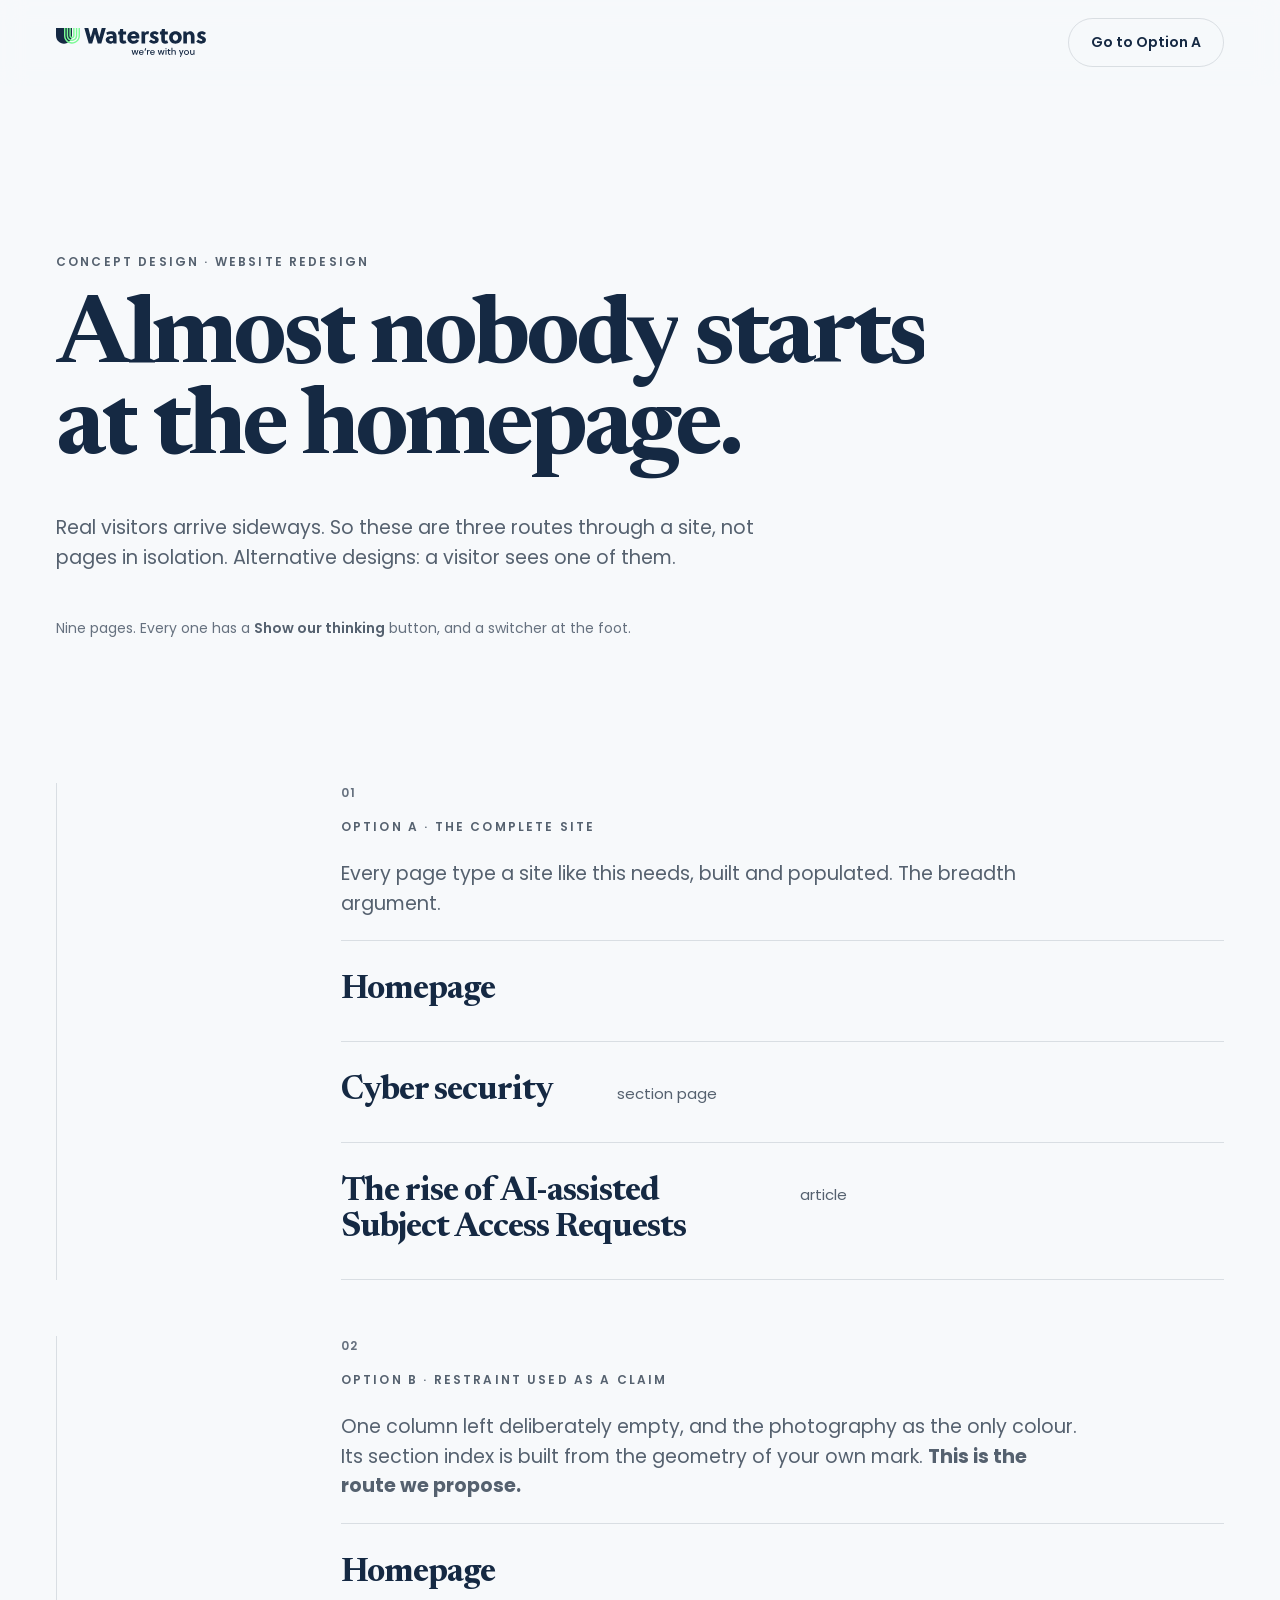
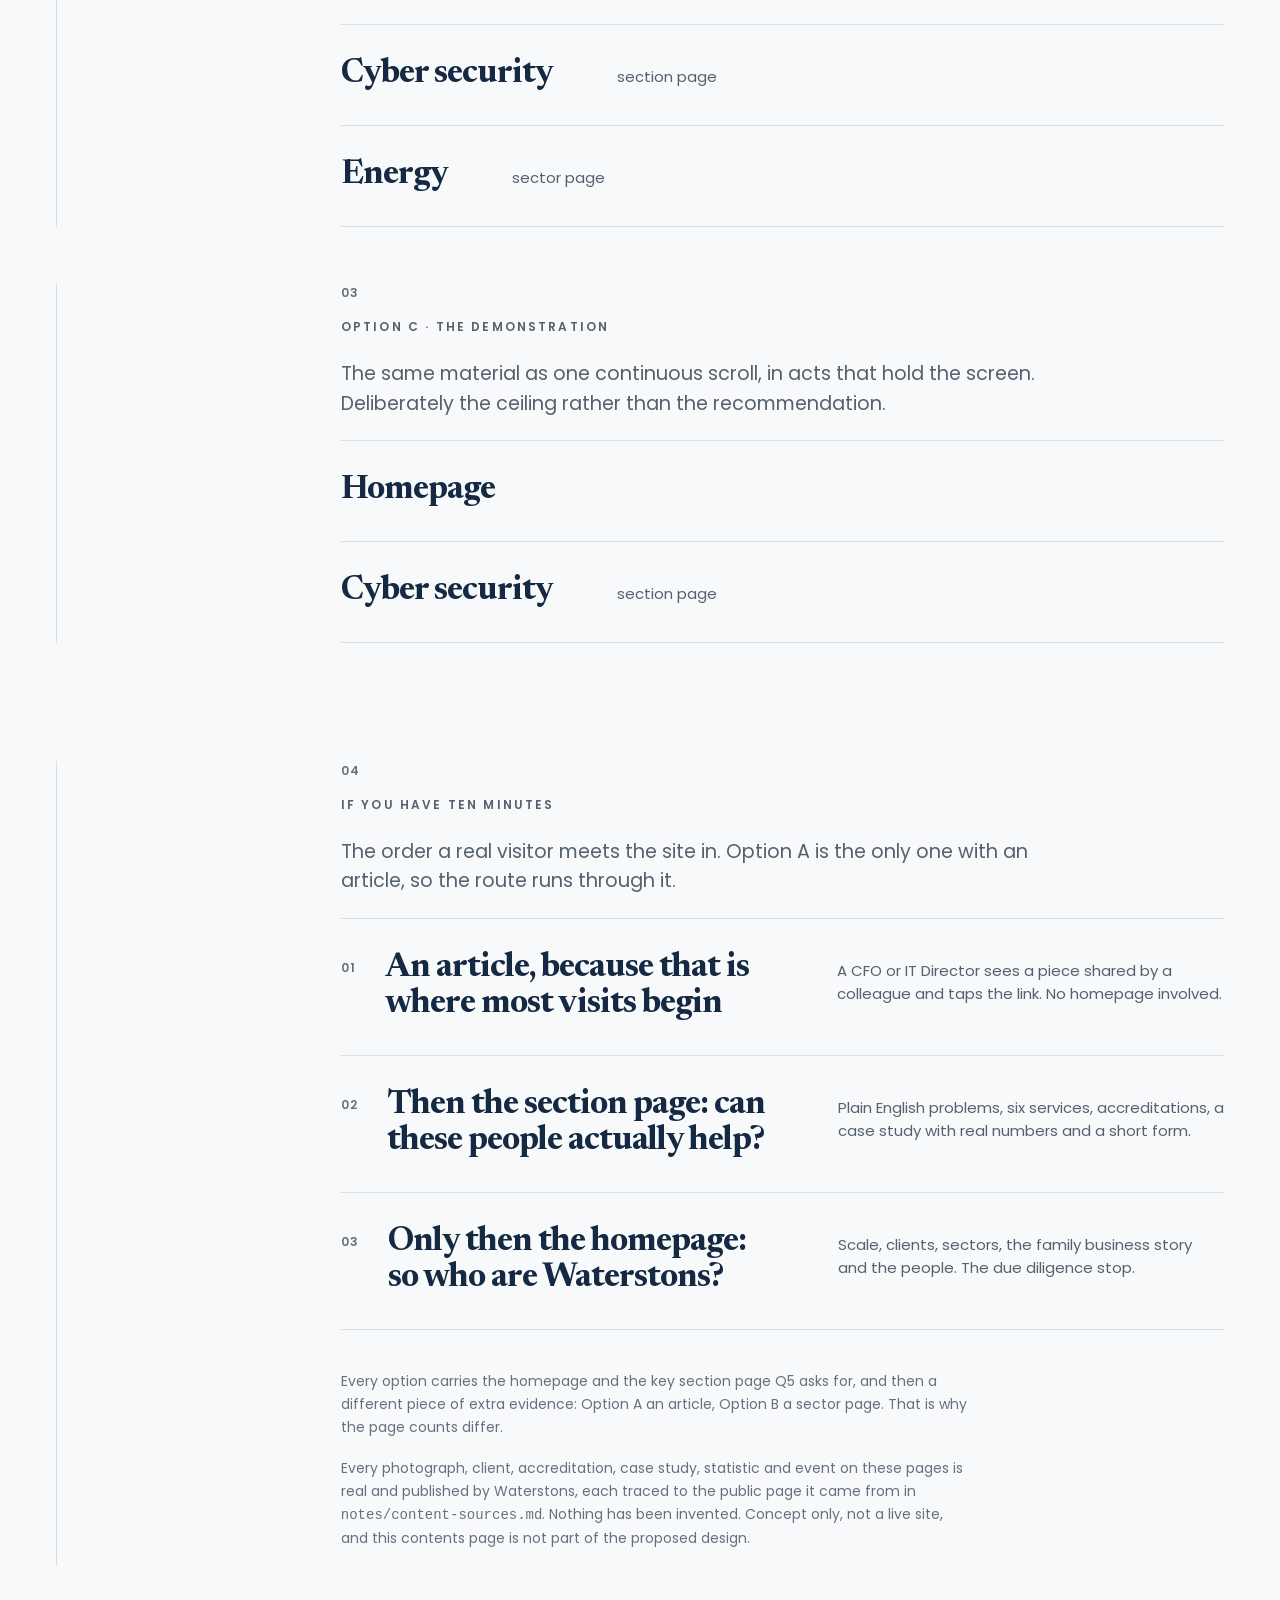
<file: index.html>
<!doctype html>
<html lang="en-GB">
<head>
<meta charset="utf-8">
<meta name="viewport" content="width=device-width, initial-scale=1, viewport-fit=cover">
<meta name="robots" content="noindex,nofollow">
<title>Waterstons concept: three routes</title>
<link rel="preload" as="font" type="font/woff2" href="assets/fonts/newsreader-subset.woff2" crossorigin>
<link rel="preload" as="font" type="font/woff2" href="assets/fonts/poppins-400.woff2" crossorigin>
<link rel="stylesheet" href="assets/css/site.css">
<link rel="icon" href="assets/brand/logo.svg" type="image/svg+xml">
</head>
<body>
<a class="w-skip" href="#contents">Skip to the contents</a>

<header class="w-header">
  <div class="w-header__in">
    <span class="w-header__logo"><img src="assets/brand/logo.svg" alt="Waterstons" width="361" height="70"></span>
    <div class="w-header__tools" style="margin-left:auto">
      <a class="w-btn w-btn--ghost w-btn--sm" href="site/index.html"><span class="w-btn__l">Go to Option A</span></a>
    </div>
  </div>
</header>

<main id="main">
<section class="w-hero">
  <div class="w-wrap">
    <span class="w-eyebrow w-rev">Concept design &middot; website redesign</span>
    <h1 data-words style="max-width:15ch">Almost nobody starts at the homepage.</h1>
    <p class="w-lead w-rev w-rev--d1" style="max-width:62ch">Real visitors arrive sideways. So these are three routes through a
    site, not pages in isolation. Alternative designs: a visitor sees one of them.</p>
    <p class="w-hero__note w-rev w-rev--d2">Nine pages. Every one has a <b>Show our thinking</b> button, and a switcher at the foot.</p>
  </div>
</section>

<section class="w-sec w-sec--short" style="padding-block:clamp(18px,2.2vw,30px)" id="contents">
  <div class="w-wrap">
    <div class="w-offset w-offset--wide">
      <div class="w-offset__rule"></div>
      <div class="w-offset__body">
        <span class="w-num w-rev">01</span>
        <span class="w-eyebrow w-rev">Option A &middot; The complete site</span>
        <p class="w-lead w-rev w-rev--d1" style="margin-top:10px;max-width:62ch">Every page type a site like this needs, built and populated. The breadth argument.</p>
        <ul class="w-steps" style="margin-top:22px">
          <li class="w-step">
            <a class="w-step__a" href="site/index.html">
              <span><span class="w-step__t">Homepage</span></span>
            </a>
            <span class="w-step__go" aria-hidden="true"><span class="w-arrow" aria-hidden="true">&rarr;</span></span>
          </li>
          <li class="w-step">
            <a class="w-step__a" href="site/services/cyber.html">
              <span><span class="w-step__t">Cyber security</span><span class="w-step__d">section page</span></span>
            </a>
            <span class="w-step__go" aria-hidden="true"><span class="w-arrow" aria-hidden="true">&rarr;</span></span>
          </li>
          <li class="w-step">
            <a class="w-step__a" href="site/insights/rise-ai-assisted-subject-access-requests.html">
              <span><span class="w-step__t">The rise of AI-assisted Subject Access Requests</span><span class="w-step__d">article</span></span>
            </a>
            <span class="w-step__go" aria-hidden="true"><span class="w-arrow" aria-hidden="true">&rarr;</span></span>
          </li>
        </ul>
      </div>
    </div>
  </div>
</section>
<section class="w-sec w-sec--short" style="padding-block:clamp(18px,2.2vw,30px)">
  <div class="w-wrap">
    <div class="w-offset w-offset--wide">
      <div class="w-offset__rule"></div>
      <div class="w-offset__body">
        <span class="w-num w-rev">02</span>
        <span class="w-eyebrow w-rev">Option B &middot; Restraint used as a claim</span>
        <p class="w-lead w-rev w-rev--d1" style="margin-top:10px;max-width:62ch">One column left deliberately empty, and the photography as the only colour. Its section index is built from the geometry of your own mark. <b>This is the route we propose.</b></p>
        <ul class="w-steps" style="margin-top:22px">
          <li class="w-step">
            <a class="w-step__a" href="b/site/index.html">
              <span><span class="w-step__t">Homepage</span></span>
            </a>
            <span class="w-step__go" aria-hidden="true"><span class="w-arrow" aria-hidden="true">&rarr;</span></span>
          </li>
          <li class="w-step">
            <a class="w-step__a" href="b/site/services/cyber.html">
              <span><span class="w-step__t">Cyber security</span><span class="w-step__d">section page</span></span>
            </a>
            <span class="w-step__go" aria-hidden="true"><span class="w-arrow" aria-hidden="true">&rarr;</span></span>
          </li>
          <li class="w-step">
            <a class="w-step__a" href="b/site/sectors/energy.html">
              <span><span class="w-step__t">Energy</span><span class="w-step__d">sector page</span></span>
            </a>
            <span class="w-step__go" aria-hidden="true"><span class="w-arrow" aria-hidden="true">&rarr;</span></span>
          </li>
        </ul>
      </div>
    </div>
  </div>
</section>
<section class="w-sec w-sec--short" style="padding-block:clamp(18px,2.2vw,30px)">
  <div class="w-wrap">
    <div class="w-offset w-offset--wide">
      <div class="w-offset__rule"></div>
      <div class="w-offset__body">
        <span class="w-num w-rev">03</span>
        <span class="w-eyebrow w-rev">Option C &middot; The demonstration</span>
        <p class="w-lead w-rev w-rev--d1" style="margin-top:10px;max-width:62ch">The same material as one continuous scroll, in acts that hold the screen. Deliberately the ceiling rather than the recommendation.</p>
        <ul class="w-steps" style="margin-top:22px">
          <li class="w-step">
            <a class="w-step__a" href="c/site/index.html">
              <span><span class="w-step__t">Homepage</span></span>
            </a>
            <span class="w-step__go" aria-hidden="true"><span class="w-arrow" aria-hidden="true">&rarr;</span></span>
          </li>
          <li class="w-step">
            <a class="w-step__a" href="c/site/services/cyber.html">
              <span><span class="w-step__t">Cyber security</span><span class="w-step__d">section page</span></span>
            </a>
            <span class="w-step__go" aria-hidden="true"><span class="w-arrow" aria-hidden="true">&rarr;</span></span>
          </li>
        </ul>
      </div>
    </div>
  </div>
</section>
<section class="w-sec w-sec--short">
  <div class="w-wrap">
    <div class="w-offset w-offset--wide">
      <div class="w-offset__rule"></div>
      <div class="w-offset__body">
        <span class="w-num w-rev">04</span>
        <span class="w-eyebrow w-rev">If you have ten minutes</span>
        <p class="w-lead w-rev w-rev--d1" style="margin-top:10px;max-width:62ch">The order a real visitor meets the site in. Option A is
        the only one with an article, so the route runs through it.</p>
        <ul class="w-steps" style="margin-top:22px">
          <li class="w-step">
            <a class="w-step__a" href="site/insights/rise-ai-assisted-subject-access-requests.html">
              <span class="w-step__n">01</span>
              <span><span class="w-step__t">An article, because that is where most visits begin</span><span class="w-step__d">A CFO or IT Director sees a piece shared by a colleague and taps the link. No homepage involved.</span></span>
            </a>
            <span class="w-step__go" aria-hidden="true"><span class="w-arrow" aria-hidden="true">&rarr;</span></span>
          </li>
          <li class="w-step">
            <a class="w-step__a" href="site/services/cyber.html">
              <span class="w-step__n">02</span>
              <span><span class="w-step__t">Then the section page: can these people actually help?</span><span class="w-step__d">Plain English problems, six services, accreditations, a case study with real numbers and a short form.</span></span>
            </a>
            <span class="w-step__go" aria-hidden="true"><span class="w-arrow" aria-hidden="true">&rarr;</span></span>
          </li>
          <li class="w-step">
            <a class="w-step__a" href="site/index.html">
              <span class="w-step__n">03</span>
              <span><span class="w-step__t">Only then the homepage: so who are Waterstons?</span><span class="w-step__d">Scale, clients, sectors, the family business story and the people. The due diligence stop.</span></span>
            </a>
            <span class="w-step__go" aria-hidden="true"><span class="w-arrow" aria-hidden="true">&rarr;</span></span>
          </li>
        </ul>
        <p style="margin-top:40px;font-size:14px;color:var(--ink-faint);max-width:70ch">Every option carries the
        homepage and the key section page Q5 asks for, and then a different piece of extra evidence: Option A an article,
        Option B a sector page. That is why the page counts differ.</p>
        <p style="margin-top:18px;font-size:14px;color:var(--ink-faint);max-width:70ch">Every photograph, client,
        accreditation, case study, statistic and event on these pages is real and published by Waterstons, each traced to the
        public page it came from in <code>notes/content-sources.md</code>. Nothing has been invented. Concept only, not a live
        site, and this contents page is not part of the proposed design.</p>
      </div>
    </div>
  </div>
</section>
</main>
<script src="assets/js/site.js" defer></script>
</body>
</html>
</file>
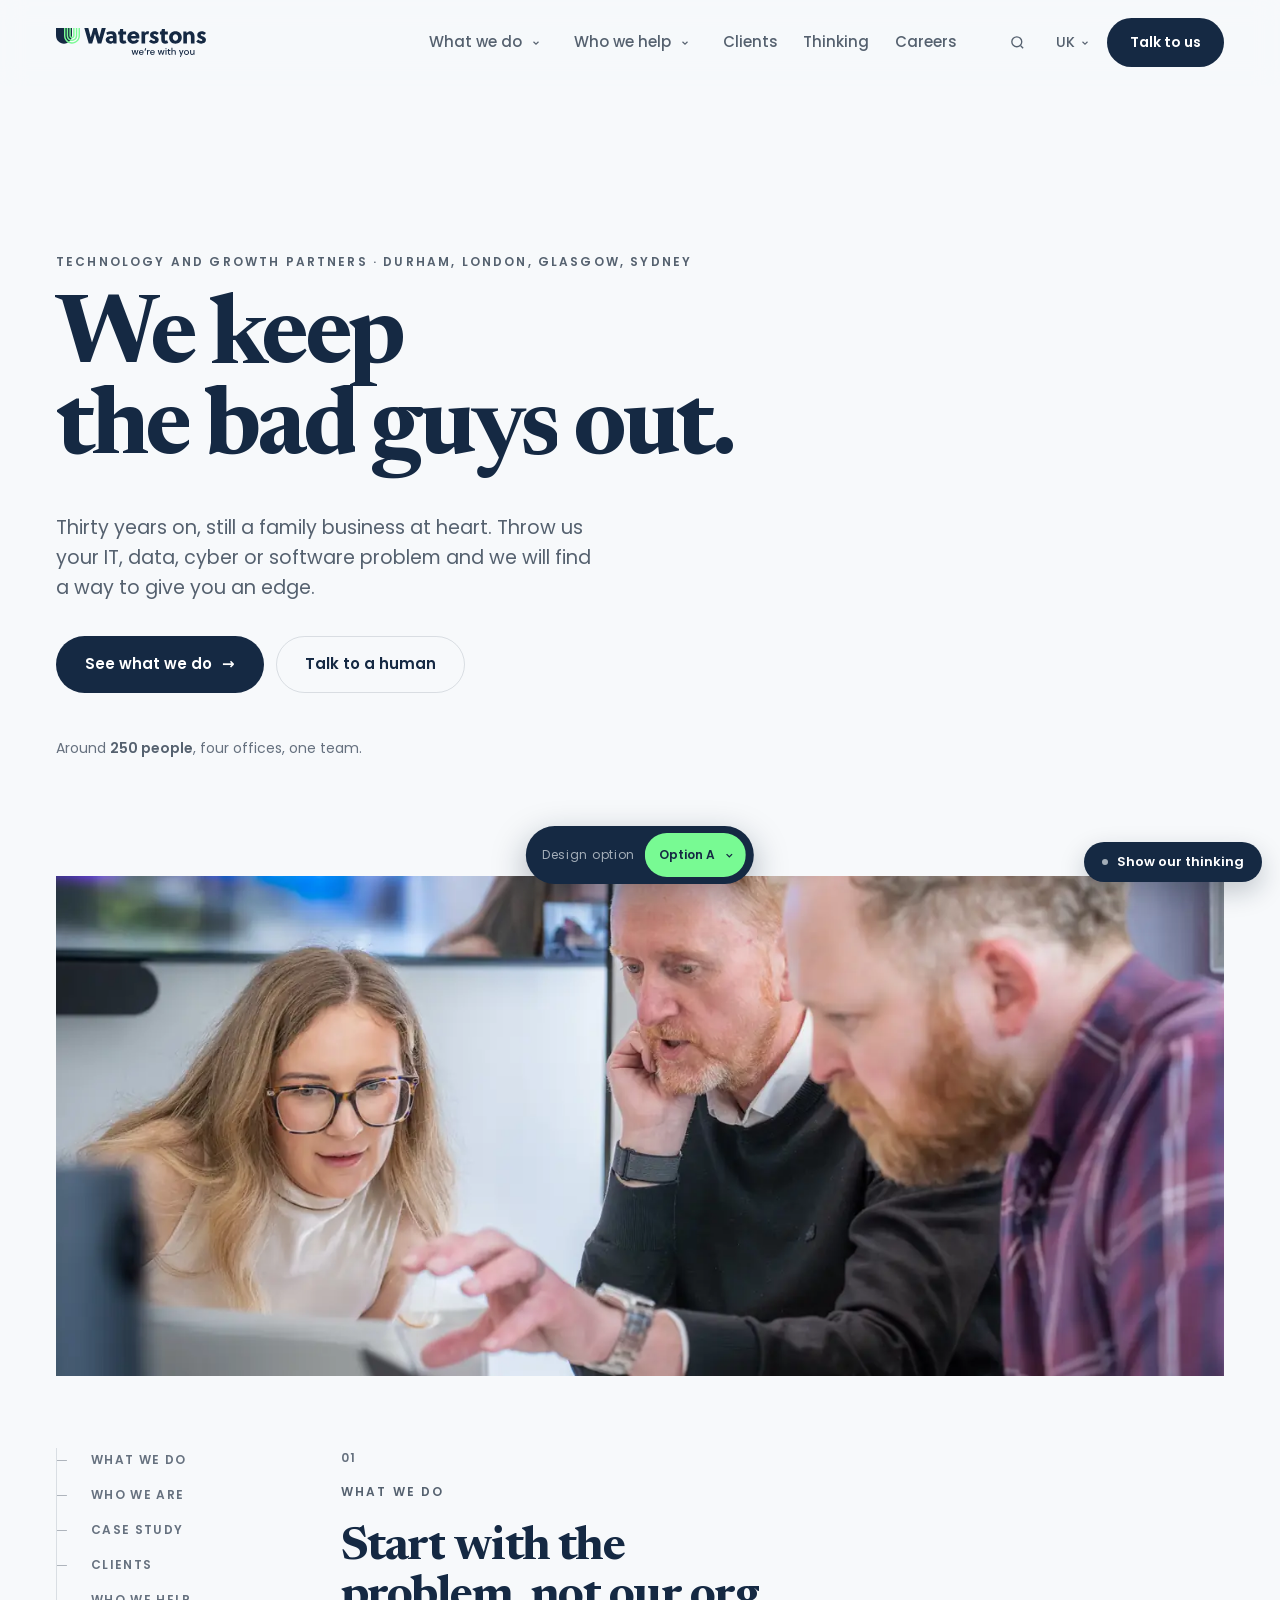
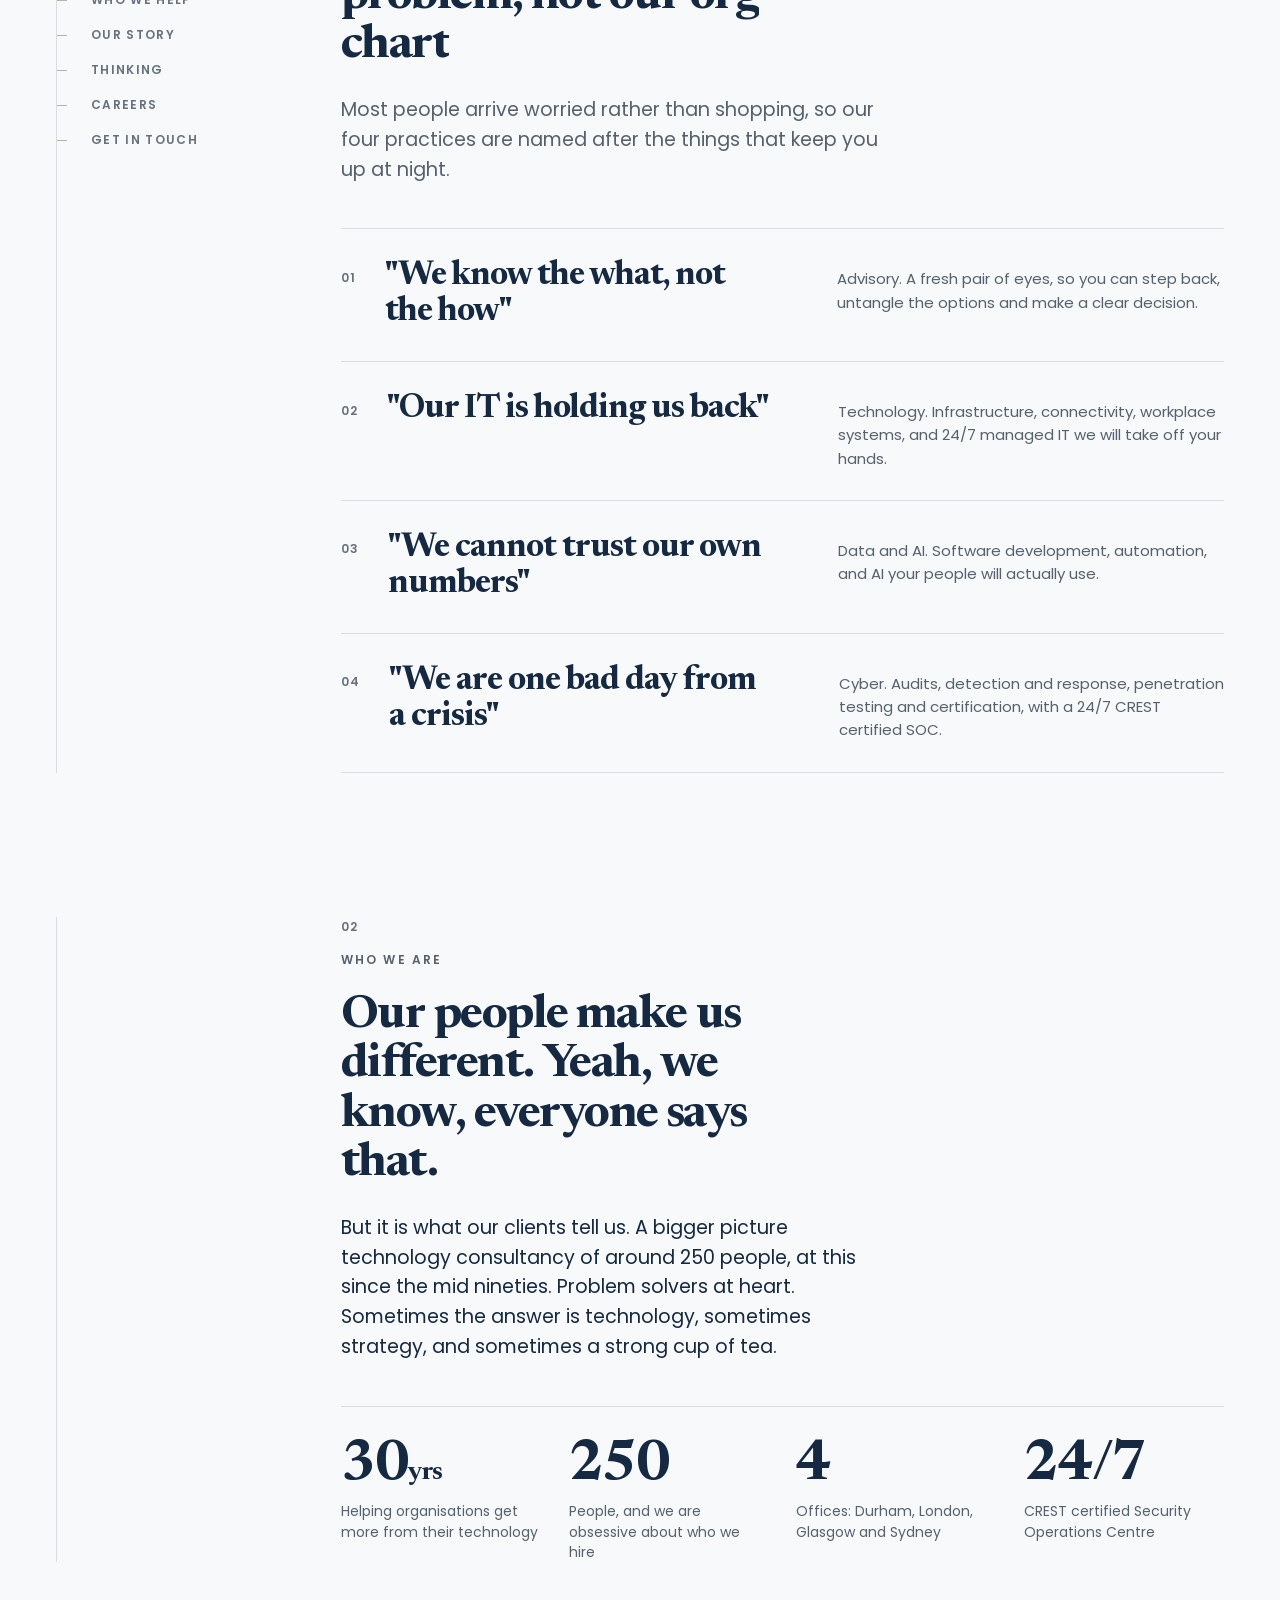
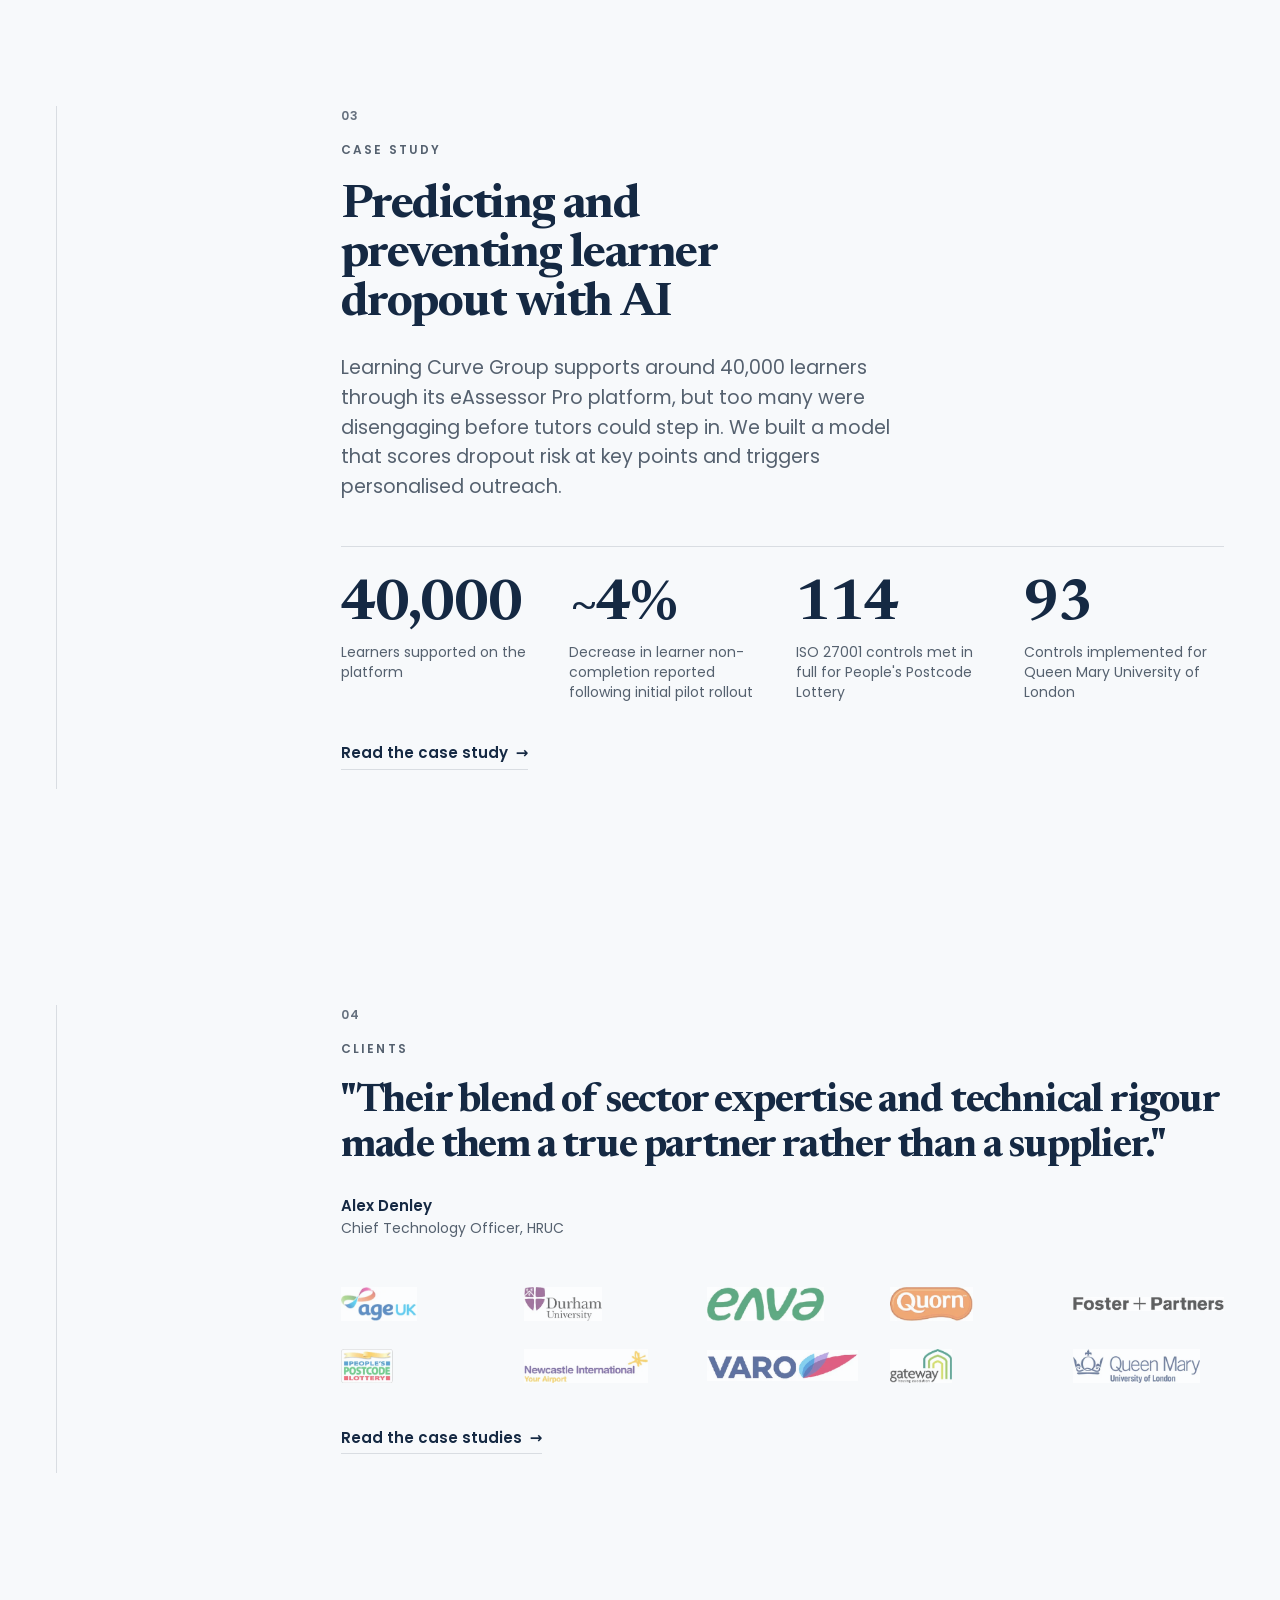
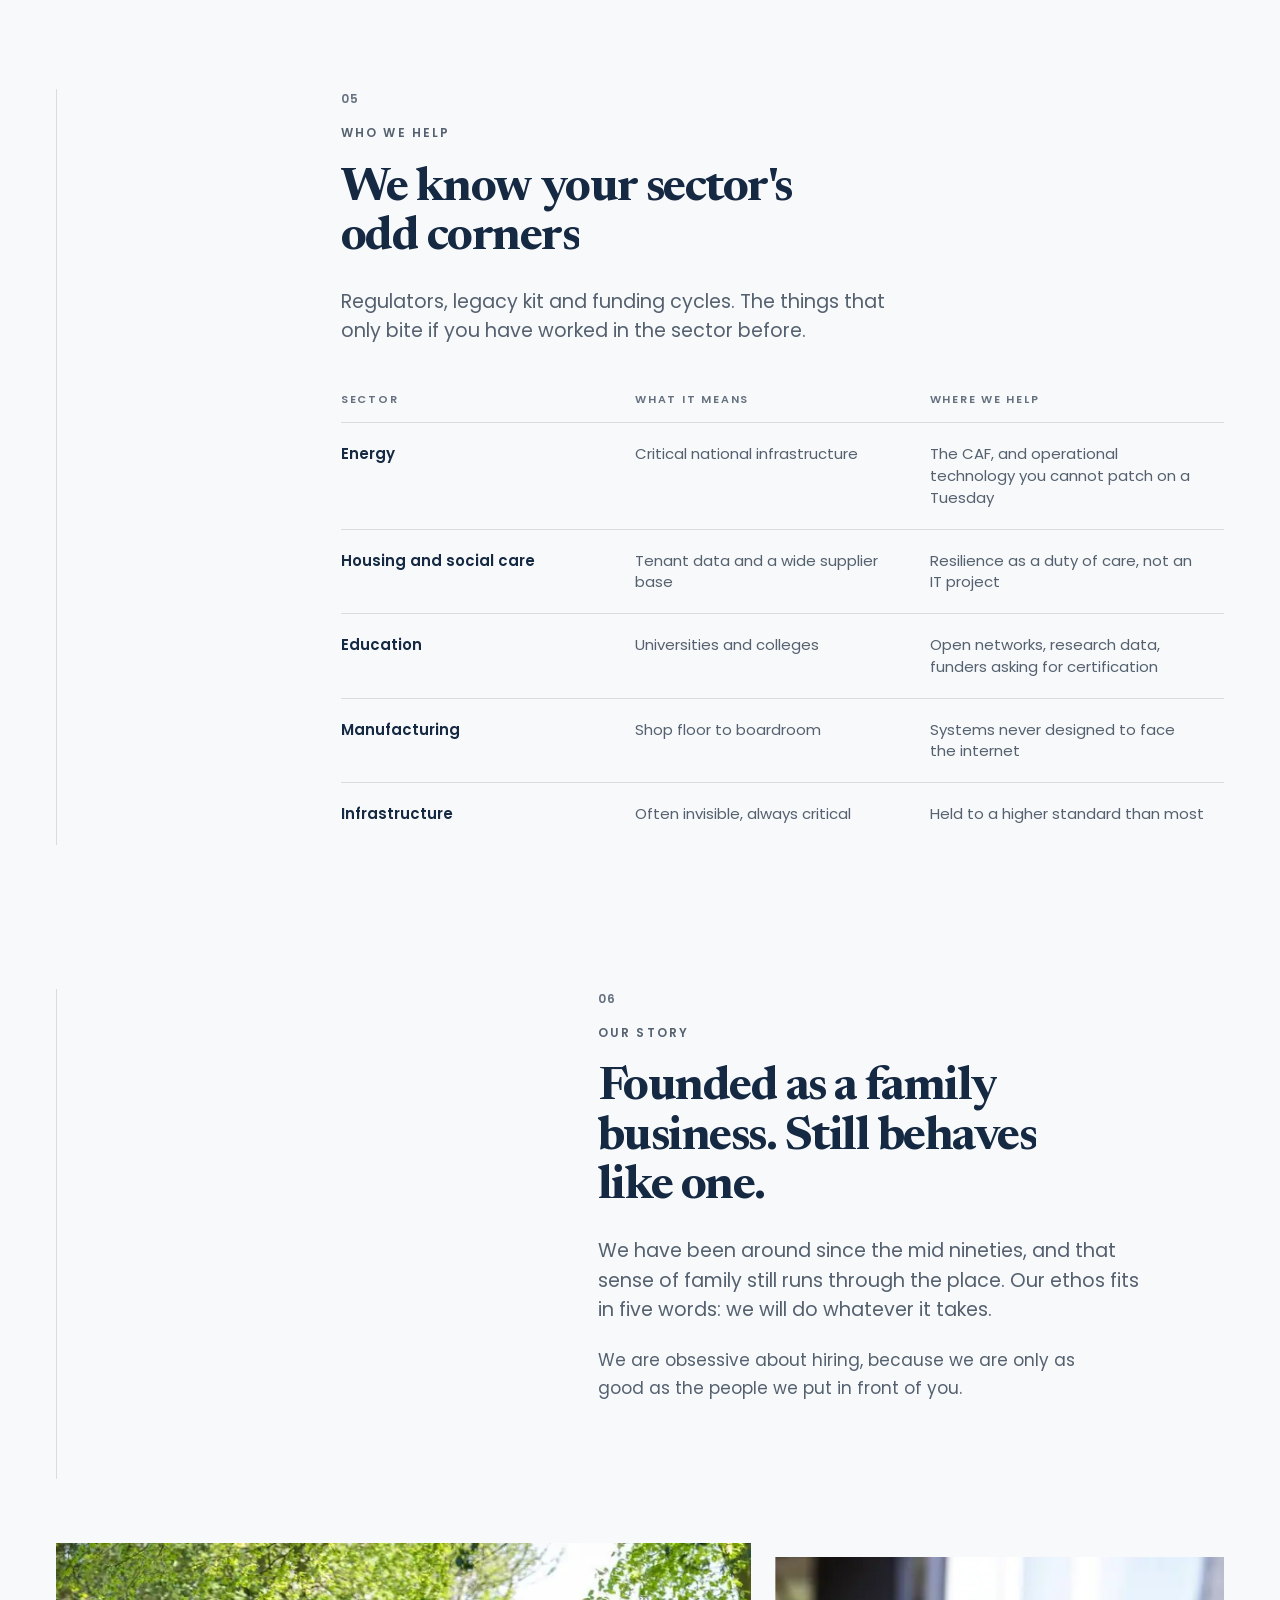
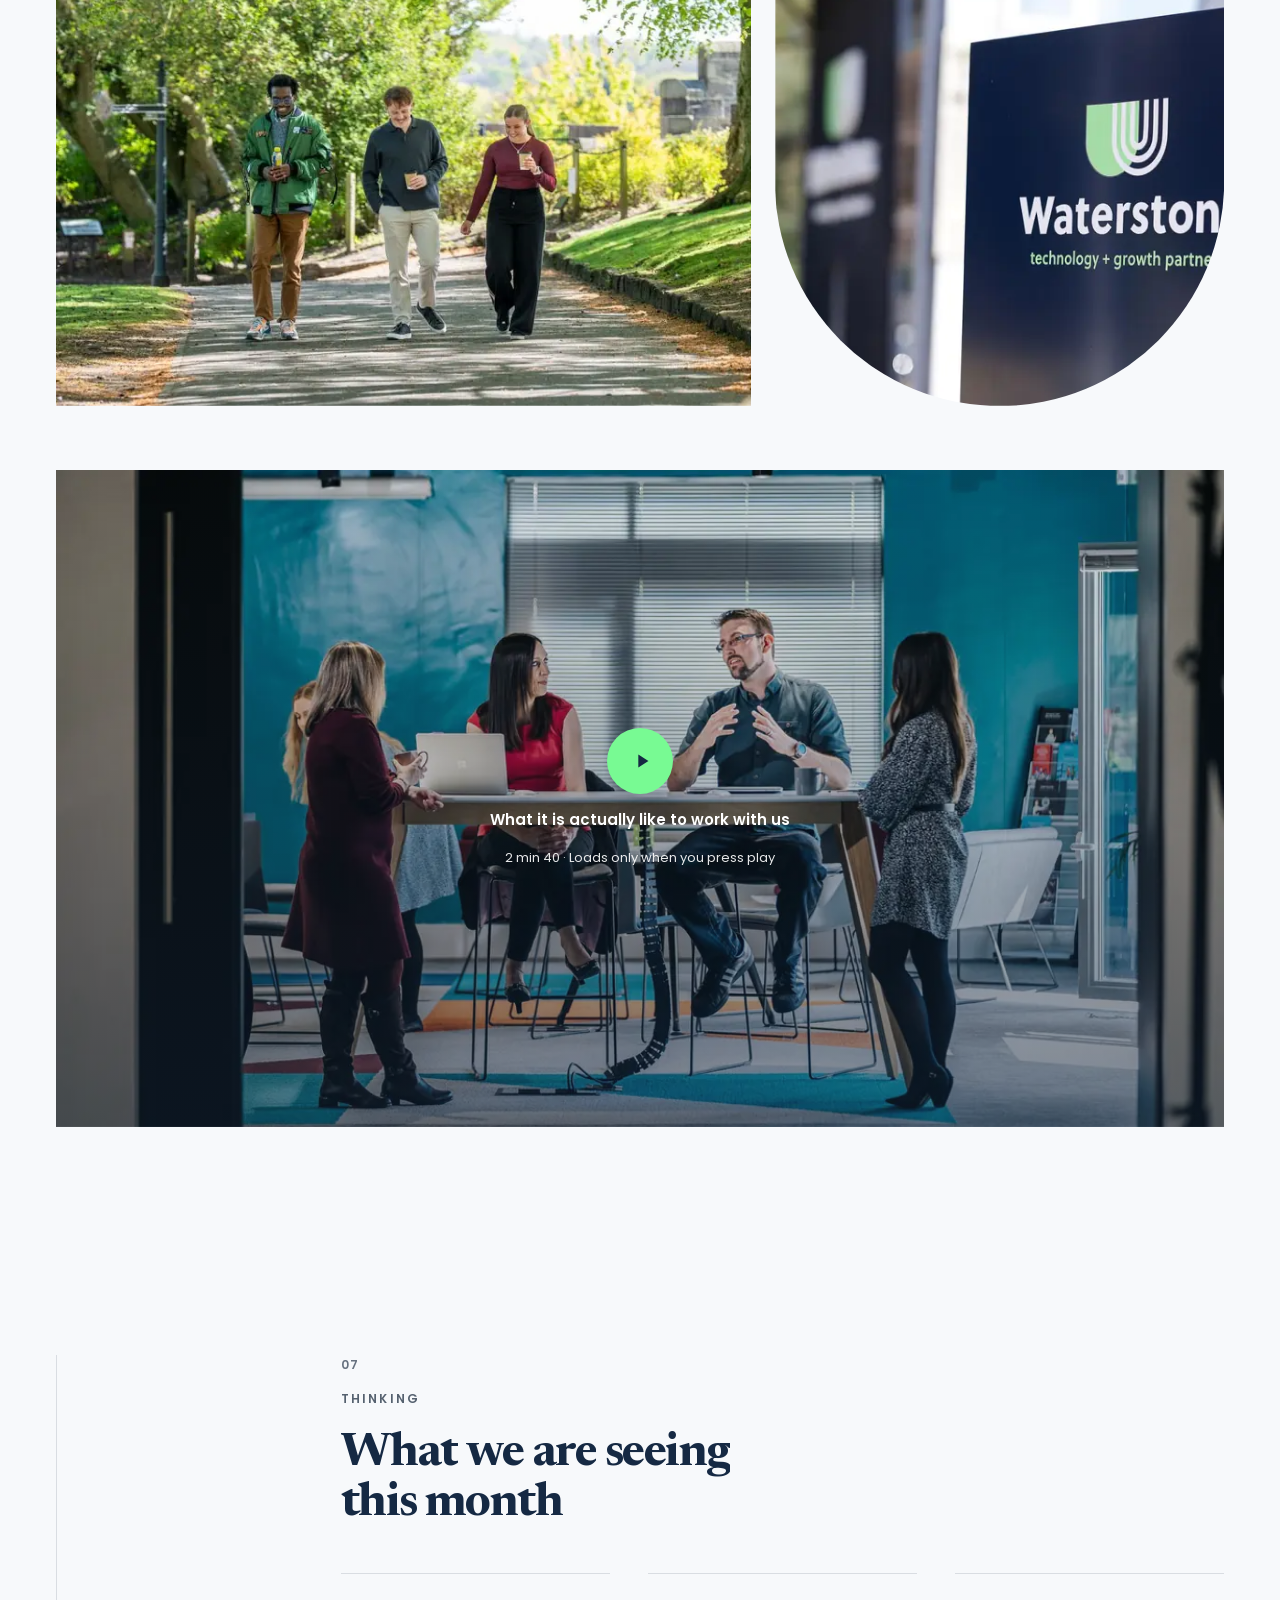
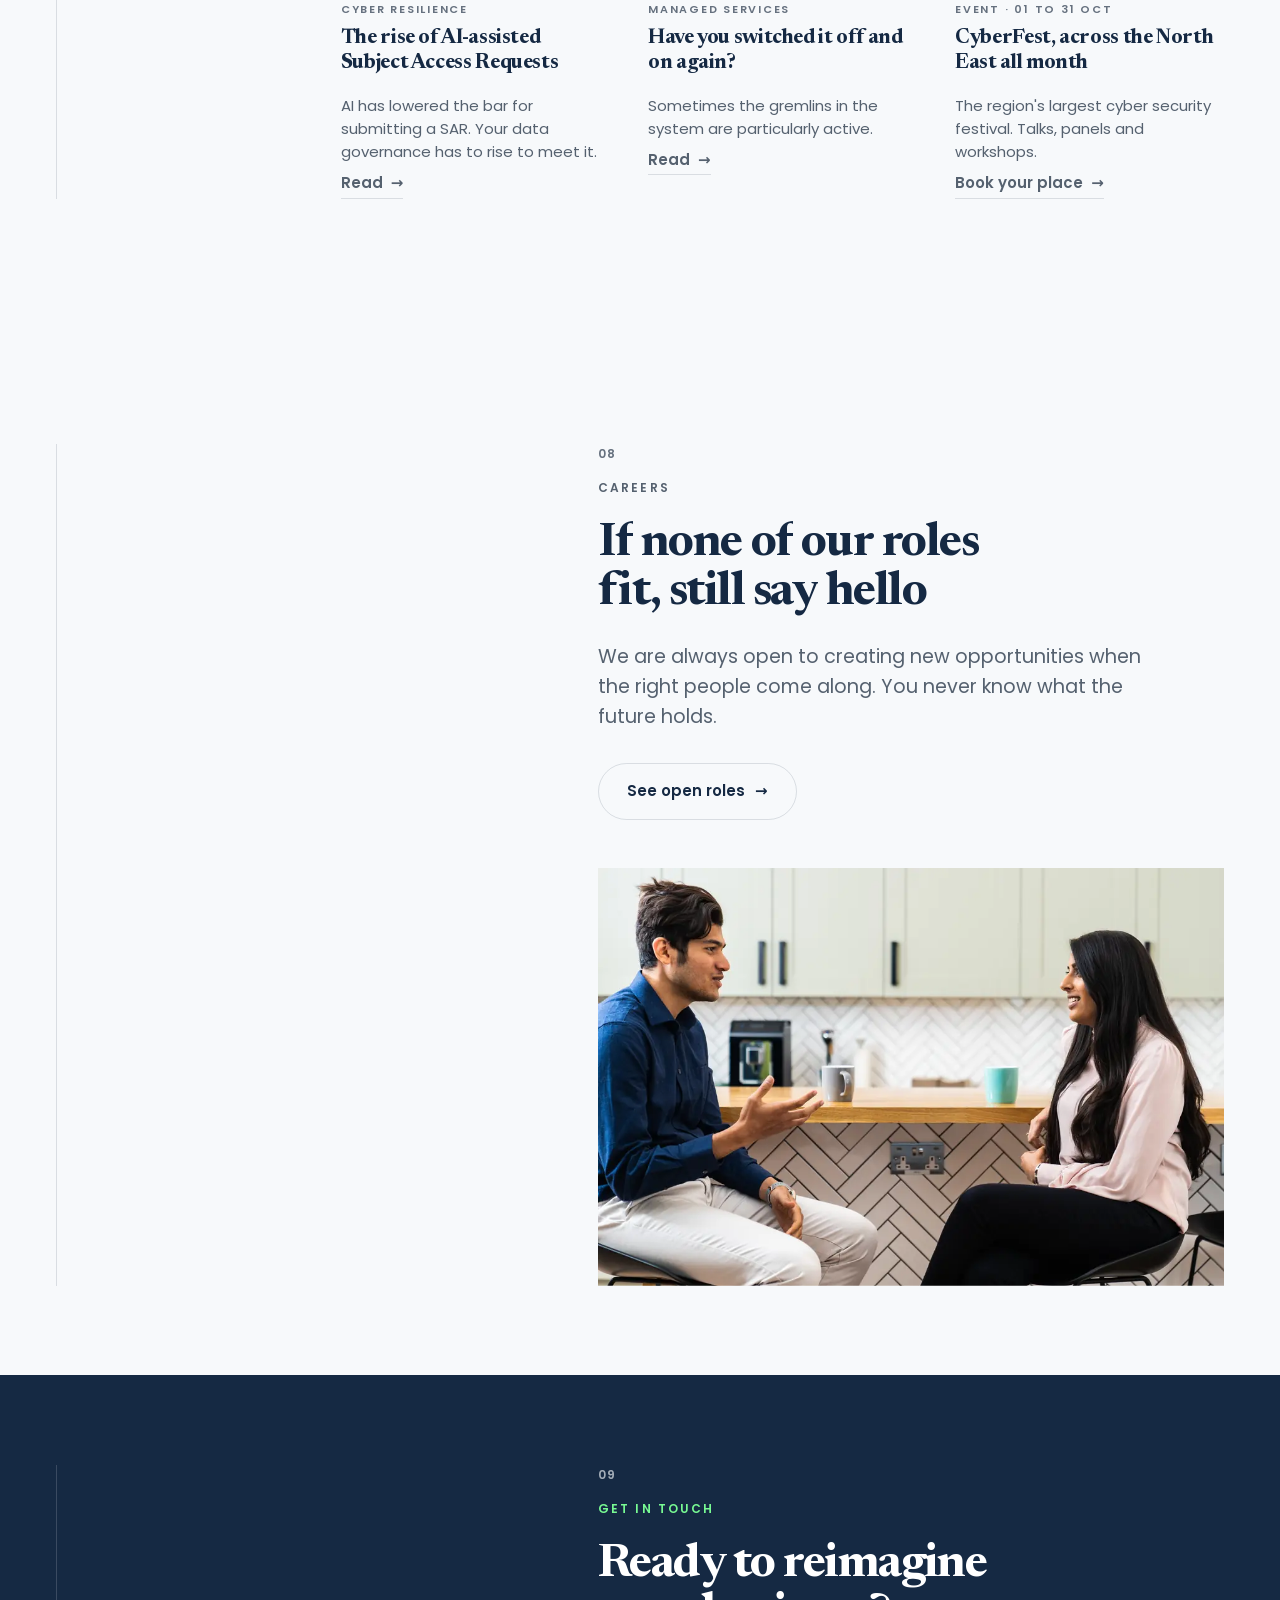
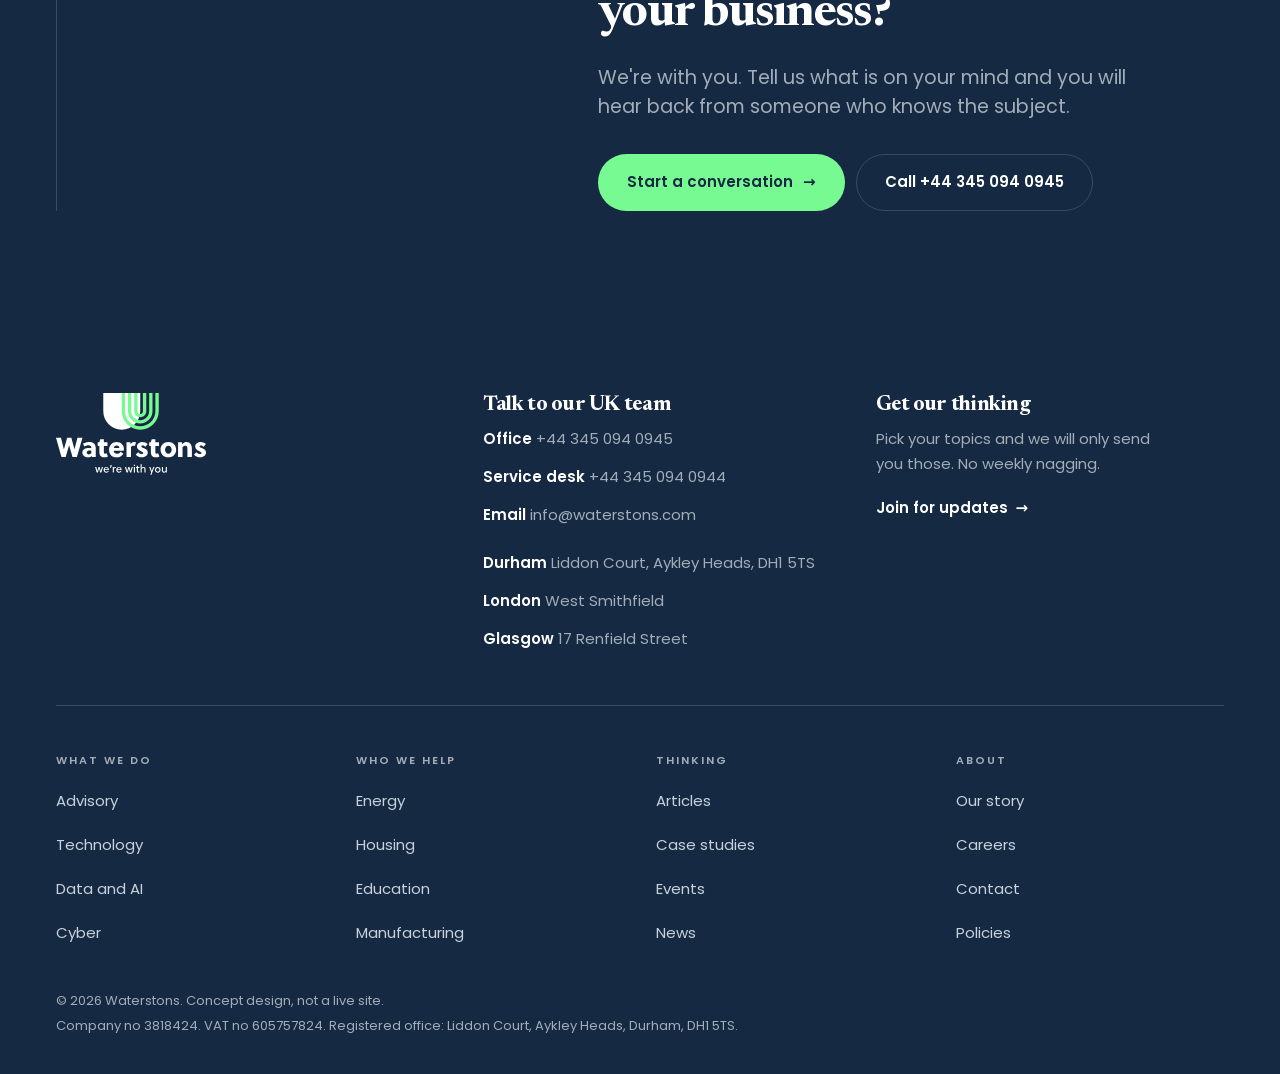
<file: site/index.html>
<!doctype html>
<html lang="en-GB" data-region="uk">
<head>
<meta charset="utf-8">
<meta name="viewport" content="width=device-width, initial-scale=1, viewport-fit=cover">
<meta name="robots" content="noindex,nofollow">
<title>Waterstons | We keep the bad guys out and the good stuff moving</title>
<link rel="preload" as="font" type="font/woff2" href="../assets/fonts/newsreader-subset.woff2" crossorigin>
<link rel="preload" as="font" type="font/woff2" href="../assets/fonts/poppins-400.woff2" crossorigin>
<link rel="preload" as="image" href="../assets/img/hero-wide-1400.webp"
      imagesrcset="../assets/img/hero-wide-900.webp 900w, ../assets/img/hero-wide-1400.webp 1400w, ../assets/img/hero-wide-1600.webp 1600w" imagesizes="(min-width:1360px) 1248px, 92vw" fetchpriority="high">
<script type="application/ld+json">{"@context":"https://schema.org","@graph":[{"@type":"Organization","name":"Waterstons","description":"Technology and growth partners. A technology consultancy working across advisory, technology, data and AI, and cyber.","address":{"@type":"PostalAddress","streetAddress":"Liddon Court, Aykley Heads","addressLocality":"Durham","postalCode":"DH1 5TS","addressCountry":"GB"},"telephone":"+44 345 094 0945","email":"info@waterstons.com","logo":"../assets/brand/logo.svg"},{"@type":"WebSite","name":"Waterstons","publisher":{"@type":"Organization","name":"Waterstons"}}]}</script><link rel="stylesheet" href="../assets/css/site.css">
<link rel="stylesheet" href="../assets/css/switcher.css">
<link rel="icon" href="../assets/brand/logo.svg" type="image/svg+xml">
</head>
<body>
<a class="w-skip" href="#main">Skip to content</a>
<p class="w-sr-only" id="w-region-live" role="status" aria-live="polite"></p>

<header class="w-header">
  <div class="w-header__in">
    <a class="w-header__logo" href="index.html" aria-label="Waterstons home">
      <img src="../assets/brand/logo.svg" alt="Waterstons" width="361" height="70">
    </a>
    <nav class="w-nav" aria-label="Main">
      <div class="w-has">
        <a class="w-nav__link" href="../site/services/cyber.html">What we do</a>
        <button class="w-nav__b" type="button" aria-expanded="false" aria-controls="w-d-serv"
                aria-label="Open the What we do menu" data-drop>
          <svg width="10" height="10" viewBox="0 0 24 24" fill="none" stroke="currentColor" stroke-width="2.8" aria-hidden="true"><path d="m6 9 6 6 6-6"/></svg>
        </button>
      <div class="w-drop" id="w-d-serv" hidden>
        <div class="w-drop__in">
          <a class="w-drop__a" href="../site/services/cyber.html">
            <span class="w-drop__t">Cyber security</span>
            <span class="w-drop__d">Audits, detection and response, penetration testing and certification.</span>
          </a>
          <a class="w-drop__a" href="index.html#work">
            <span class="w-drop__t">Technology</span>
            <span class="w-drop__d">Infrastructure, connectivity, workplace systems and 24/7 managed IT.</span>
          </a>
          <a class="w-drop__a" href="index.html#work">
            <span class="w-drop__t">Data and AI</span>
            <span class="w-drop__d">Software development, automation, and AI your people will actually use.</span>
          </a>
          <a class="w-drop__a" href="index.html#work">
            <span class="w-drop__t">Advisory</span>
            <span class="w-drop__d">A fresh pair of eyes, so you can step back and make a clear decision.</span>
          </a>
        </div>
      </div>
      </div>
      <div class="w-has">
        <a class="w-nav__link" href="index.html#sectors">Who we help</a>
        <button class="w-nav__b" type="button" aria-expanded="false" aria-controls="w-d-sect"
                aria-label="Open the Who we help menu" data-drop>
          <svg width="10" height="10" viewBox="0 0 24 24" fill="none" stroke="currentColor" stroke-width="2.8" aria-hidden="true"><path d="m6 9 6 6 6-6"/></svg>
        </button>
      <div class="w-drop" id="w-d-sect" hidden>
        <div class="w-drop__in">
          <a class="w-drop__a" href="index.html#sectors">
            <span class="w-drop__t">Energy</span>
            <span class="w-drop__d">Critical national infrastructure, the CAF, and operational technology.</span>
          </a>
          <a class="w-drop__a" href="index.html#sectors">
            <span class="w-drop__t">Housing and social care</span>
            <span class="w-drop__d">Tenant data, a wide supplier base, resilience as a duty of care.</span>
          </a>
          <a class="w-drop__a" href="index.html#sectors">
            <span class="w-drop__t">Education</span>
            <span class="w-drop__d">Open networks, research data, funders asking for certification.</span>
          </a>
          <a class="w-drop__a" href="index.html#sectors">
            <span class="w-drop__t">Manufacturing</span>
            <span class="w-drop__d">Shop floor systems never designed to face the internet.</span>
          </a>
        </div>
      </div>
      </div>
      <a class="w-nav__link" href="index.html#clients">Clients</a>
      <a class="w-nav__link" href="../site/insights/rise-ai-assisted-subject-access-requests.html">Thinking</a>
      <a class="w-nav__link" href="index.html#careers">Careers</a>
    </nav>
    <div class="w-header__tools">
      <button class="w-icon" type="button" data-search-open aria-label="Search this site">
        <svg width="17" height="17" viewBox="0 0 24 24" fill="none" stroke="currentColor" stroke-width="1.9" aria-hidden="true"><circle cx="11" cy="11" r="7"/><path d="m20 20-3.5-3.5"/></svg>
      </button>
      <button class="w-icon" type="button" data-region-toggle aria-label="Region UK, switch to Australia">
        <span data-region-label>UK</span>
        <svg width="10" height="10" viewBox="0 0 24 24" fill="none" stroke="currentColor" stroke-width="2.6" aria-hidden="true"><path d="m6 9 6 6 6-6"/></svg>
      </button>
      <a class="w-btn w-btn--primary w-btn--sm" href="../site/services/cyber.html#enquiry"><span class="w-btn__l">Talk to us</span></a>
      <button class="w-icon w-icon--menu" type="button" data-menu-open aria-expanded="false"
              aria-controls="w-menu" aria-label="Menu">
        <svg width="17" height="17" viewBox="0 0 24 24" fill="none" stroke="currentColor" stroke-width="1.9" aria-hidden="true"><path d="M3 7h18M3 17h18"/></svg>
      </button>
    </div>
  </div>
</header>

<!-- Below 1000px the main nav is hidden, and until this existed nothing replaced
     it: Option A, the option with the most pages, had no way to reach any of
     them on a tablet or a part-width window. -->
<div id="w-menu" class="w-menu" role="dialog" aria-modal="true" aria-labelledby="w-mtitle" hidden>
  <div class="w-menu__in">
    <div class="w-menu__top">
      <span class="w-eyebrow" id="w-mtitle">Menu</span>
      <button class="w-icon" type="button" data-menu-close aria-label="Close menu">
        <svg width="15" height="15" viewBox="0 0 24 24" fill="none" stroke="currentColor" stroke-width="2" aria-hidden="true"><path d="M5 5l14 14M19 5 5 19"/></svg>
      </button>
    </div>
    <nav aria-label="All pages">
      <a class="w-menu__a" href="index.html"><span class="w-menu__t">Home</span></a>
      <span class="w-menu__h">What we do</span>
      <a class="w-menu__a w-menu__a--sub" href="../site/services/cyber.html"><span class="w-menu__t">Cyber security</span></a>
      <a class="w-menu__a w-menu__a--sub" href="index.html#work"><span class="w-menu__t">Technology</span></a>
      <a class="w-menu__a w-menu__a--sub" href="index.html#work"><span class="w-menu__t">Data and AI</span></a>
      <a class="w-menu__a w-menu__a--sub" href="index.html#work"><span class="w-menu__t">Advisory</span></a>
      <span class="w-menu__h">Who we help</span>
      <a class="w-menu__a w-menu__a--sub" href="index.html#sectors"><span class="w-menu__t">Energy</span></a>
      <a class="w-menu__a w-menu__a--sub" href="index.html#sectors"><span class="w-menu__t">Housing and social care</span></a>
      <a class="w-menu__a w-menu__a--sub" href="index.html#sectors"><span class="w-menu__t">Education</span></a>
      <a class="w-menu__a w-menu__a--sub" href="index.html#sectors"><span class="w-menu__t">Manufacturing</span></a>
      <a class="w-menu__a" href="index.html#clients"><span class="w-menu__t">Clients</span></a>
      <a class="w-menu__a" href="../site/insights/rise-ai-assisted-subject-access-requests.html"><span class="w-menu__t">Thinking</span></a>
      <a class="w-menu__a" href="index.html#careers"><span class="w-menu__t">Careers</span></a>
      <a class="w-menu__a" href="../site/services/cyber.html#enquiry"><span class="w-menu__t">Talk to us</span></a>
    </nav>
  </div>
</div>

<main id="main">

<section class="w-hero" id="hero">
  <div class="w-wrap">
    <span class="w-eyebrow w-rev">Technology and growth partners &middot; Durham, London, Glasgow, Sydney</span>
    <h1>
      <span class="w-sr-only">We keep the bad guys out, we keep IT grumbles down, and we keep the lights on.</span>
      <span aria-hidden="true">We keep <span class="w-rot" data-phrases="the bad guys out.|IT grumbles down.|the lights on.">
        <span class="w-rot__sizer">the bad guys out.</span>
        <span class="w-rot__slot"></span>
      </span></span>
    </h1>
    <p class="w-lead w-rev w-rev--d1">Thirty years on, still a family business at heart. Throw us your IT, data, cyber or software problem and we will find a way to give you an edge.</p>
    <div class="w-hero__ctas w-rev w-rev--d2">
      <a class="w-btn w-btn--primary" href="#work"><span class="w-btn__l">See what we do <span class="w-arrow" aria-hidden="true">&rarr;</span></span></a>
      <a class="w-btn w-btn--ghost" href="../site/services/cyber.html#enquiry"><span class="w-btn__l">Talk to a human</span></a>
    </div>
    <p class="w-hero__note w-rev w-rev--d3">Around <b>250 people</b>, four offices, one team.</p>
  </div>
  <div class="w-think"><b>01</b><p>One human sentence and a real photograph of our own people, so the first five seconds say family business rather than generic tech vendor.</p></div>
</section>

<div class="w-wrap">
  <div class="w-media w-media--wide w-wipe">
    <img src="../assets/img/hero-wide-1400.webp"
         srcset="../assets/img/hero-wide-900.webp 900w, ../assets/img/hero-wide-1400.webp 1400w, ../assets/img/hero-wide-1600.webp 1600w"
         sizes="(min-width:1360px) 1248px, 92vw" width="1400" height="599" fetchpriority="high"
         alt="Three Waterstons colleagues leaning in around a laptop, mid conversation.">
  </div>
</div>

<section class="w-sec " id="work">
  <div class="w-wrap">
    <div class="w-offset w-offset--wide">
      <div class="w-offset__rule" data-index></div>
      <div class="w-offset__body">
        <span class="w-num w-rev">01</span>
        <span class="w-eyebrow w-rev">What we do</span>
        <h2 data-words style="max-width:15ch">Start with the problem, not our org chart</h2>
        <p class="w-lead" style="margin-bottom:44px">Most people arrive worried rather than shopping, so our four practices are named after the things that keep you up at night.</p>
        <ul class="w-list" data-peek>
          <li class="w-list__row" data-peek-src="../assets/img/peek-advisory-460.webp">
            <a class="w-list__a" href="#work">
              <span class="w-list__n">01</span>
              <span><span class="w-list__t">"We know the what, not the how"</span><span class="w-list__d">Advisory. A fresh pair of eyes, so you can step back, untangle the options and make a clear decision.</span></span>
            </a>
            <span class="w-list__go" aria-hidden="true"><span class="w-arrow" aria-hidden="true">&rarr;</span></span>
          </li>
          <li class="w-list__row" data-peek-src="../assets/img/peek-tech-460.webp">
            <a class="w-list__a" href="#work">
              <span class="w-list__n">02</span>
              <span><span class="w-list__t">"Our IT is holding us back"</span><span class="w-list__d">Technology. Infrastructure, connectivity, workplace systems, and 24/7 managed IT we will take off your hands.</span></span>
            </a>
            <span class="w-list__go" aria-hidden="true"><span class="w-arrow" aria-hidden="true">&rarr;</span></span>
          </li>
          <li class="w-list__row" data-peek-src="../assets/img/peek-data-460.webp">
            <a class="w-list__a" href="#work">
              <span class="w-list__n">03</span>
              <span><span class="w-list__t">"We cannot trust our own numbers"</span><span class="w-list__d">Data and AI. Software development, automation, and AI your people will actually use.</span></span>
            </a>
            <span class="w-list__go" aria-hidden="true"><span class="w-arrow" aria-hidden="true">&rarr;</span></span>
          </li>
          <li class="w-list__row" data-peek-src="../assets/img/peek-cyber-460.webp">
            <a class="w-list__a" href="../site/services/cyber.html">
              <span class="w-list__n">04</span>
              <span><span class="w-list__t">"We are one bad day from a crisis"</span><span class="w-list__d">Cyber. Audits, detection and response, penetration testing and certification, with a 24/7 CREST certified SOC.</span></span>
            </a>
            <span class="w-list__go" aria-hidden="true"><span class="w-arrow" aria-hidden="true">&rarr;</span></span>
          </li>
        </ul>
      </div>
    </div>
  </div><div class="w-think"><b>02</b><p><b>Section 6, services.</b> &ldquo;A structure that reflects the external reality of our prospective clients and isn&rsquo;t merely reflective of an arbitrary internal structure chart.&rdquo; Services are named as the client&rsquo;s problem rather than as an internal structure chart, which is the distinction the brief draws in that sentence.</p></div>
</section>
<section class="w-sec " id="about">
  <div class="w-wrap">
    <div class="w-offset w-offset--wide">
      <div class="w-offset__rule" data-index></div>
      <div class="w-offset__body">
        <span class="w-num w-rev">02</span>
        <span class="w-eyebrow w-rev">Who we are</span>
        <h2 data-words style="max-width:17ch">Our people make us different. Yeah, we know, everyone says that.</h2>
        <p class="w-lead w-resolve" style="margin-bottom:44px">But it is what our clients tell us. A bigger picture technology consultancy of around 250 people, at this since the mid nineties. Problem solvers at heart. Sometimes the answer is technology, sometimes strategy, and sometimes a strong cup of tea.</p>
        <div class="w-stats">
          <div><span class="w-stat__n">30<span style="font-size:.46em">yrs</span></span><p class="w-stat__l">Helping organisations get more from their technology</p></div>
          <div><span class="w-stat__n">250</span><p class="w-stat__l">People, and we are obsessive about who we hire</p></div>
          <div><span class="w-stat__n">4</span><p class="w-stat__l">Offices: Durham, London, Glasgow and Sydney</p></div>
          <div><span class="w-stat__n">24/7</span><p class="w-stat__l">CREST certified Security Operations Centre</p></div>
        </div>
      </div>
    </div>
  </div><div class="w-think"><b>03</b><p><b>Section 5, objectives.</b> &ldquo;Take that awareness and interest and, via trust and credibility, turn it into persuasion&hellip; it may also be part of due diligence.&rdquo; Scale and credibility sit early and quietly, because a short visit that ends at the fold still has to leave an impression of size.</p></div>
</section>
<section class="w-sec " id="case">
  <div class="w-wrap">
    <div class="w-offset w-offset--wide">
      <div class="w-offset__rule" data-index></div>
      <div class="w-offset__body">
        <span class="w-num w-rev">03</span>
        <span class="w-eyebrow w-rev">Case study</span>
        <h2 data-words style="max-width:16ch">Predicting and preventing learner dropout with AI</h2>
        <p class="w-lead" style="margin-bottom:44px">Learning Curve Group supports around 40,000 learners through its eAssessor Pro platform, but too many were disengaging before tutors could step in. We built a model that scores dropout risk at key points and triggers personalised outreach.</p>
        <div class="w-stats">
          <div><span class="w-stat__n">40,000</span><p class="w-stat__l">Learners supported on the platform</p></div>
          <div><span class="w-stat__n">~4%</span><p class="w-stat__l">Decrease in learner non-completion reported following initial pilot rollout</p></div>
          <div><span class="w-stat__n">114</span><p class="w-stat__l">ISO 27001 controls met in full for People's Postcode Lottery</p></div>
          <div><span class="w-stat__n">93</span><p class="w-stat__l">Controls implemented for Queen Mary University of London</p></div>
        </div>
        <p style="margin-top:36px"><a class="w-link" href="../site/services/cyber.html#case">Read the case study <span class="w-arrow" aria-hidden="true">&rarr;</span></a></p>
      </div>
    </div>
  </div><div class="w-think"><b>04</b><p><b>Section 6, clients.</b> &ldquo;Logos, case studies, testimonials, and clear examples (metrics over long narrative).&rdquo; Metrics lead and narrative follows, in that order, because that is the order the brief puts them in.</p></div>
</section>
<section class="w-sec " id="clients">
  <div class="w-wrap">
    <div class="w-offset w-offset--wide">
      <div class="w-offset__rule" data-index></div>
      <div class="w-offset__body">
        <span class="w-num w-rev">04</span>
        <span class="w-eyebrow w-rev">Clients</span>
        <blockquote class="w-quote" style="margin-bottom:48px">
          <p class="w-quote__t">"Their blend of sector expertise and technical rigour made them a true partner rather than a supplier."</p>
          <footer class="w-quote__c"><b>Alex Denley</b><span>Chief Technology Officer, HRUC</span></footer>
        </blockquote>
        <ul class="w-logos w-rev">
          <li><img src="../assets/img/client-age-uk.webp" width="216" height="96" alt="Age UK" loading="lazy"></li>
          <li><img src="../assets/img/client-durham-university.webp" width="221" height="96" alt="Durham University" loading="lazy"></li>
          <li><img src="../assets/img/client-enva.webp" width="330" height="96" alt="Enva" loading="lazy"></li>
          <li><img src="../assets/img/client-quorn.webp" width="236" height="96" alt="Quorn" loading="lazy"></li>
          <li><img src="../assets/img/client-foster-partners.webp" width="1028" height="96" alt="Foster + Partners" loading="lazy"></li>
          <li><img src="../assets/img/client-peoples-postcode-lottery.webp" width="147" height="96" alt="People's Postcode Lottery" loading="lazy"></li>
          <li><img src="../assets/img/client-newcastle-airport.webp" width="350" height="96" alt="Newcastle International Airport" loading="lazy"></li>
          <li><img src="../assets/img/client-varo.webp" width="463" height="96" alt="VARO" loading="lazy"></li>
          <li><img src="../assets/img/client-gateway-housing.webp" width="175" height="96" alt="Gateway Housing Association" loading="lazy"></li>
          <li><img src="../assets/img/client-qmul.webp" width="360" height="96" alt="Queen Mary University of London" loading="lazy"></li>
        </ul>
        <p style="margin-top:40px"><a class="w-link" href="../site/services/cyber.html#case">Read the case studies <span class="w-arrow" aria-hidden="true">&rarr;</span></a></p>
      </div>
    </div>
  </div><div class="w-think"><b>05</b><p><b>Section 7, tone of voice.</b> &ldquo;A very informal, conversational style without jargon or corporate &lsquo;LinkedIn&rsquo; language.&rdquo; Every word on this page is the client&rsquo;s own, taken from a page they have published. Nothing is written in an agency voice and dressed as theirs.</p></div>
</section>
<section class="w-sec " id="sectors">
  <div class="w-wrap">
    <div class="w-offset w-offset--wide">
      <div class="w-offset__rule" data-index></div>
      <div class="w-offset__body">
        <span class="w-num w-rev">05</span>
        <span class="w-eyebrow w-rev">Who we help</span>
        <h2 data-words style="max-width:16ch">We know your sector's odd corners</h2>
        <p class="w-lead" style="margin-bottom:44px">Regulators, legacy kit and funding cycles. The things that only bite if you have worked in the sector before.</p>
        <table class="w-rows" role="table">
          <thead role="rowgroup"><tr role="row">
            <th class="w-rows__head" scope="col">Sector</th>
            <th class="w-rows__head" scope="col">What it means</th>
            <th class="w-rows__head" scope="col">Where we help</th>
          </tr></thead>
          <tbody role="rowgroup">
            <tr role="row"><td role="cell" class="w-rows__k" data-label="Sector">Energy</td><td role="cell" class="w-rows__a" data-label="What it means">Critical national infrastructure</td><td role="cell" class="w-rows__a" data-label="Where we help">The CAF, and operational technology you cannot patch on a Tuesday</td></tr>
            <tr role="row"><td role="cell" class="w-rows__k" data-label="Sector">Housing and social care</td><td role="cell" class="w-rows__a" data-label="What it means">Tenant data and a wide supplier base</td><td role="cell" class="w-rows__a" data-label="Where we help">Resilience as a duty of care, not an IT project</td></tr>
            <tr role="row"><td role="cell" class="w-rows__k" data-label="Sector">Education</td><td role="cell" class="w-rows__a" data-label="What it means">Universities and colleges</td><td role="cell" class="w-rows__a" data-label="Where we help">Open networks, research data, funders asking for certification</td></tr>
            <tr role="row"><td role="cell" class="w-rows__k" data-label="Sector">Manufacturing</td><td role="cell" class="w-rows__a" data-label="What it means">Shop floor to boardroom</td><td role="cell" class="w-rows__a" data-label="Where we help">Systems never designed to face the internet</td></tr>
            <tr role="row"><td role="cell" class="w-rows__k" data-label="Sector">Infrastructure</td><td role="cell" class="w-rows__a" data-label="What it means">Often invisible, always critical</td><td role="cell" class="w-rows__a" data-label="Where we help">Held to a higher standard than most</td></tr>
          </tbody>
        </table>
      </div>
    </div>
  </div><div class="w-think"><b>06</b><p><b>Section 9, acceptance criteria.</b> &ldquo;Largest Contentful Paint under 2.5 seconds, Interaction to Next Paint under 200ms, and Cumulative Layout Shift under 0.1&hellip; acceptance criteria, not aspirations.&rdquo; Measured on this page, not predicted: LCP 2.1s, CLS 0.001, blocking time 0ms.</p></div>
</section>
<section class="w-sec" id="story">
  <div class="w-wrap">
    <div class="w-offset">
      <div class="w-offset__rule" data-index></div>
      <div class="w-offset__body">
        <span class="w-num w-rev">06</span>
        <span class="w-eyebrow w-rev">Our story</span>
        <h2 data-words style="max-width:15ch">Founded as a family business. Still behaves like one.</h2>
        <p class="w-lead w-rev w-rev--d1">We have been around since the mid nineties, and that sense of family still runs through the place. Our ethos fits in five words: we will do whatever it takes.</p>
        <p class="w-rev w-rev--d2" style="color:var(--ink-mute);max-width:46ch">We are obsessive about hiring, because we are only as good as the people we put in front of you.</p>
        <p class="w-rev w-rev--d3" style="margin-top:26px"><a class="w-link" href="#story">More about us <span class="w-arrow" aria-hidden="true">&rarr;</span></a></p>
      </div>
    </div>
    <div class="w-pair" style="margin-top:clamp(2.5rem,5vw,4rem)">
      <div class="w-media w-wipe">
        <img src="../assets/img/story-walk-800.webp"
             srcset="../assets/img/story-walk-760.webp 760w, ../assets/img/story-walk-800.webp 800w"
             sizes="(min-width:900px) 58vw, 92vw" width="800" height="533" loading="lazy"
             alt="Three Waterstons colleagues walking together on a tree lined path outside the Durham office.">
      </div>
      <div class="w-media w-shield w-wipe">
        <img src="../assets/img/story-sign-760.webp"
             srcset="../assets/img/story-sign-480.webp 480w, ../assets/img/story-sign-760.webp 760w"
             sizes="(min-width:900px) 30vw, 60vw" width="760" height="760" loading="lazy"
             alt="The Waterstons sign outside the Durham office, reading technology and growth partners.">
      </div>
    </div>
    <div class="w-media w-media--16x9 w-wipe" style="margin-top:clamp(2.5rem,5vw,4rem)">
      <div class="w-video">
        <img src="../assets/img/video-poster-home-1120.webp"
             srcset="../assets/img/video-poster-home-720.webp 720w, ../assets/img/video-poster-home-1120.webp 1120w"
             sizes="(min-width:1360px) 1248px, 92vw" width="1120" height="630" loading="lazy"
             alt="A Waterstons team mid discussion around a high table in the Durham office.">
        <button class="w-video__b" type="button" data-label="meet the team film">
          <span class="w-video__p" aria-hidden="true"><svg width="22" height="22" viewBox="0 0 24 24"><path d="M8 5v14l11-7z"/></svg></span>
          <span>What it is actually like to work with us</span>
          <span class="w-video__m">2 min 40 &middot; Loads only when you press play</span>
        </button>
      </div>
    </div>
  </div>
  <div class="w-think"><b>07</b><p>Personality carried by a real photograph and a click to load film, so the culture lands without a single autoplaying file slowing the page.</p></div>
</section>
<section class="w-sec " id="thinking">
  <div class="w-wrap">
    <div class="w-offset w-offset--wide">
      <div class="w-offset__rule" data-index></div>
      <div class="w-offset__body">
        <span class="w-num w-rev">07</span>
        <span class="w-eyebrow w-rev">Thinking</span>
        <h2 data-words style="max-width:14ch">What we are seeing this month</h2>
        <ul class="w-cards w-cards--3" style="margin-top:44px">
          <li class="w-card"><span class="w-card__tag">Cyber resilience</span>
            <h3><a class="w-card__a" href="../site/insights/rise-ai-assisted-subject-access-requests.html">The rise of AI-assisted Subject Access Requests</a></h3>
            <p>AI has lowered the bar for submitting a SAR. Your data governance has to rise to meet it.</p>
            <p class="w-card__foot"><span class="w-link">Read <span class="w-arrow" aria-hidden="true">&rarr;</span></span></p></li>
          <li class="w-card"><span class="w-card__tag">Managed services</span>
            <h3><a class="w-card__a" href="#thinking">Have you switched it off and on again?</a></h3>
            <p>Sometimes the gremlins in the system are particularly active.</p>
            <p class="w-card__foot"><span class="w-link">Read <span class="w-arrow" aria-hidden="true">&rarr;</span></span></p></li>
          <li class="w-card"><span class="w-card__tag">Event &middot; 01 to 31 Oct</span>
            <h3><a class="w-card__a" href="#thinking">CyberFest, across the North East all month</a></h3>
            <p>The region's largest cyber security festival. Talks, panels and workshops.</p>
            <p class="w-card__foot"><span class="w-link">Book your place <span class="w-arrow" aria-hidden="true">&rarr;</span></span></p></li>
        </ul>
      </div>
    </div>
  </div><div class="w-think"><b>08</b><p><b>Section 9, content and build controls.</b> &ldquo;Schema.org structured data must be implemented throughout, as this is increasingly how search engines and AI assistants consume content.&rdquo; Organization, WebSite, Service, Article and BreadcrumbList. No foundingDate: the brief dates the firm to a decade rather than a year, and a machine reading this cannot tell a careful claim from a confident one.</p></div>
</section>
<section class="w-sec w-sec--short" id="careers">
  <div class="w-wrap">
    <div class="w-offset">
      <div class="w-offset__rule" data-index></div>
      <div class="w-offset__body">
        <span class="w-num w-rev">08</span>
        <span class="w-eyebrow w-rev">Careers</span>
        <h2 data-words style="max-width:13ch">If none of our roles fit, still say hello</h2>
        <p class="w-lead" style="margin-bottom:32px">We are always open to creating new opportunities when the right people come along. You never know what the future holds.</p>
        <a class="w-btn w-btn--ghost" href="https://careers.waterstons.com/" rel="noopener"><span class="w-btn__l">See open roles <span class="w-arrow" aria-hidden="true">&rarr;</span></span></a>
        <div class="w-media w-wipe" style="margin-top:clamp(2rem,4vw,3rem)">
          <img src="../assets/img/careers-1000.webp"
               srcset="../assets/img/careers-620.webp 620w, ../assets/img/careers-1000.webp 1000w"
               sizes="(min-width:1000px) 58vw, 92vw" width="1000" height="667" loading="lazy"
               alt="Two Waterstons colleagues chatting over a coffee in the office kitchen.">
        </div>
      </div>
    </div>
  </div><div class="w-think"><b>09</b><p><b>Sections 1 and 7.</b> &ldquo;We want it to look and operate <i>like us</i>, not like every other *insert-name-here* technology consultancy&hellip; We don&rsquo;t want the site to look like &lsquo;just another tech company&rsquo;.&rdquo; Prospective employees are the brief&rsquo;s second audience, so the careers block leads with the people rather than with the vacancies.</p></div>
</section>
<section class="w-sec w-sec--short w-band--navy" id="talk">
  <div class="w-wrap">
    <div class="w-offset">
      <div class="w-offset__rule"></div>
      <div class="w-offset__body">
        <span class="w-num w-rev">09</span>
        <span class="w-eyebrow w-rev">Get in touch</span>
        <h2 class="w-rev w-rev--d1" style="max-width:13ch">Ready to reimagine your business?</h2>
        <p class="w-lead w-rev w-rev--d2" style="margin-bottom:32px">We're with you. Tell us what is on your mind and you will hear back from someone who knows the subject.</p>
        <div class="w-rev w-rev--d3" style="display:flex;flex-wrap:wrap;gap:12px">
          <a class="w-btn w-btn--green" href="../site/services/cyber.html#enquiry"><span class="w-btn__l">Start a conversation <span class="w-arrow" aria-hidden="true">&rarr;</span></span></a>
          <a class="w-btn w-btn--ghost" href="tel:+443450940945" data-uk="Call +44 345 094 0945" data-au="Call +61 2 9160 8430" data-uk-href="tel:+443450940945" data-au-href="tel:+61291608430"><span class="w-btn__l">Call +44 345 094 0945</span></a>
        </div>
      </div>
    </div>
  </div>
  <div class="w-think"><b>10</b><p>Every page ends on one obvious next step, because contact mechanisms triggered is the headline business outcome in the brief.</p></div>
</section>

</main>

<footer class="w-footer">
  <div class="w-wrap">
    <div class="w-footer__top">
      <div><img class="w-footer__logo" src="../assets/brand/logo--stacked-white.svg" alt="Waterstons. We're with you." width="200" height="110"></div>
      <div>
        <h3>Talk to our <span data-uk="UK" data-au="Australian">UK</span> team</h3>
        <ul class="w-clist">
          <li><b>Office</b> <a href="tel:+443450940945" data-uk="+44 345 094 0945" data-au="+61 2 9160 8430" data-uk-href="tel:+443450940945" data-au-href="tel:+61291608430">+44 345 094 0945</a></li>
          <li><b>Service desk</b> <a href="tel:+443450940944" data-uk="+44 345 094 0944" data-au="+61 2 9160 8445" data-uk-href="tel:+443450940944" data-au-href="tel:+61291608445">+44 345 094 0944</a></li>
          <li><b>Email</b> <a href="mailto:info@waterstons.com" data-uk="info@waterstons.com" data-au="info@waterstons.com.au" data-uk-href="mailto:info@waterstons.com" data-au-href="mailto:info@waterstons.com.au">info@waterstons.com</a></li>
        </ul>
        <ul class="w-clist" style="margin-top:18px">
          <li data-region-only="uk"><b>Durham</b> <span>Liddon Court, Aykley Heads, DH1 5TS</span></li>
          <li data-region-only="uk"><b>London</b> <span>West Smithfield</span></li>
          <li data-region-only="uk"><b>Glasgow</b> <span>17 Renfield Street</span></li>
          <li data-region-only="au" hidden><b>Sydney</b> <span>4.03, 6 Eden Park Drive, Macquarie Park, NSW 2113</span></li>
        </ul>
      </div>
      <div>
        <h3>Get our thinking</h3>
        <p style="font-size:15px;color:var(--on-dark-mute);max-width:32ch">Pick your topics and we will only send you those. No weekly nagging.</p>
        <a class="w-link" href="../site/insights/rise-ai-assisted-subject-access-requests.html#newsletter">Join for updates <span class="w-arrow" aria-hidden="true">&rarr;</span></a>
      </div>
    </div>
    <div class="w-footer__cols">
      <div><h3>What we do</h3><ul>
        <li><a href="index.html#work">Advisory</a></li><li><a href="index.html#work">Technology</a></li>
        <li><a href="index.html#work">Data and AI</a></li><li><a href="../site/services/cyber.html">Cyber</a></li></ul></div>
      <div><h3>Who we help</h3><ul>
        <li><a href="index.html#sectors">Energy</a></li><li><a href="index.html#sectors">Housing</a></li>
        <li><a href="index.html#sectors">Education</a></li><li><a href="index.html#sectors">Manufacturing</a></li></ul></div>
      <div><h3>Thinking</h3><ul>
        <li><a href="../site/insights/rise-ai-assisted-subject-access-requests.html">Articles</a></li>
        <li><a href="../site/services/cyber.html#case">Case studies</a></li>
        <li><a href="index.html#thinking">Events</a></li><li><a href="index.html#thinking">News</a></li></ul></div>
      <div><h3>About</h3><ul>
        <li><a href="index.html#story">Our story</a></li>
        <li><a href="https://careers.waterstons.com/" rel="noopener">Careers</a></li>
        <li><a href="../site/services/cyber.html#enquiry">Contact</a></li>
        <li><a href="index.html#story">Policies</a></li></ul></div>
    </div>
    <div class="w-legal">
      <p>&copy; 2026 Waterstons. Concept design, not a live site.</p>
      <p>Company no 3818424. VAT no 605757824. Registered office: Liddon Court, Aykley Heads, Durham, DH1 5TS.</p>
    </div>
  </div>
</footer>

<div class="w-search" id="w-search" role="dialog" aria-modal="true" aria-labelledby="w-stitle" hidden>
  <div class="w-search__p">
    <h2 class="w-sr-only" id="w-stitle">Search Waterstons</h2>
    <form class="w-search__f" role="search" onsubmit="return false">
      <svg width="20" height="20" viewBox="0 0 24 24" fill="none" stroke="#152943" stroke-width="1.9" aria-hidden="true"><circle cx="11" cy="11" r="7"/><path d="m20 20-3.5-3.5"/></svg>
      <label class="w-sr-only" for="w-sinput">Search</label>
      <input id="w-sinput" type="search" value="cyber essentials" autocomplete="off">
      <button class="w-icon" type="button" data-search-close aria-label="Close search">
        <svg width="15" height="15" viewBox="0 0 24 24" fill="none" stroke="currentColor" stroke-width="2.2" aria-hidden="true"><path d="M5 5l14 14M19 5 5 19"/></svg>
      </button>
    </form>
    <div class="w-chips">
      <button class="w-chip" type="button" aria-pressed="true">Cyber</button>
      <button class="w-chip" type="button" aria-pressed="false">Housing</button>
      <button class="w-chip" type="button" aria-pressed="false">Education</button>
      <button class="w-chip" type="button" aria-pressed="false">Energy</button>
      <button class="w-chip" type="button" aria-pressed="false">Case studies</button>
      <button class="w-chip" type="button" aria-pressed="false">Articles</button>
    </div>
    <div class="w-sg"><h3>Services</h3><ul class="w-sr">
      <li><a href="../site/services/cyber.html"><b>Cyber Essentials and ISO 27001</b><span>Certification start to finish, with our own assessors and auditors.</span></a></li>
      <li><a href="../site/services/cyber.html#faq"><b>CAF audit and assurance</b><span>NCSC approved cyber advisor and Cyber Resilience Audit scheme provider.</span></a></li>
    </ul></div>
    <div class="w-sg"><h3>Case studies</h3><ul class="w-sr">
      <li><a href="../site/services/cyber.html#case"><b>People's Postcode Lottery, all 114 controls</b><span>The gold standard in data security, under Gambling Commission scrutiny.</span></a></li>
      <li><a href="../site/services/cyber.html#case"><b>ISO 27001:2022 at Queen Mary University of London</b><span>Certified across the whole IT Services department.</span></a></li>
    </ul></div>
    <div class="w-sg"><h3>Insights</h3><ul class="w-sr">
      <li><a href="../site/insights/rise-ai-assisted-subject-access-requests.html"><b>The rise of AI-assisted Subject Access Requests</b><span>Article &middot; August 2026</span></a></li>
    </ul></div>
    <p class="w-sfoot">Indicative search design. Results are grouped by type and filtered by sector, service and format.</p>
  </div>
</div>

<button class="w-tt" type="button" aria-pressed="false">
  <span class="w-tt__d" aria-hidden="true"></span>
  <span class="w-tt__l">Show our thinking</span>
</button>
<script src="../assets/js/site.js" defer></script>
<script src="../assets/js/switcher.js" data-a-pages="/index.html /site/index.html /site/insights/rise-ai-assisted-subject-access-requests.html /site/services/cyber.html" data-b-pages="/site/index.html /site/sectors/energy.html /site/services/cyber.html" data-c-pages="/site/index.html /site/services/cyber.html" defer></script>
</body>
</html>
</file>
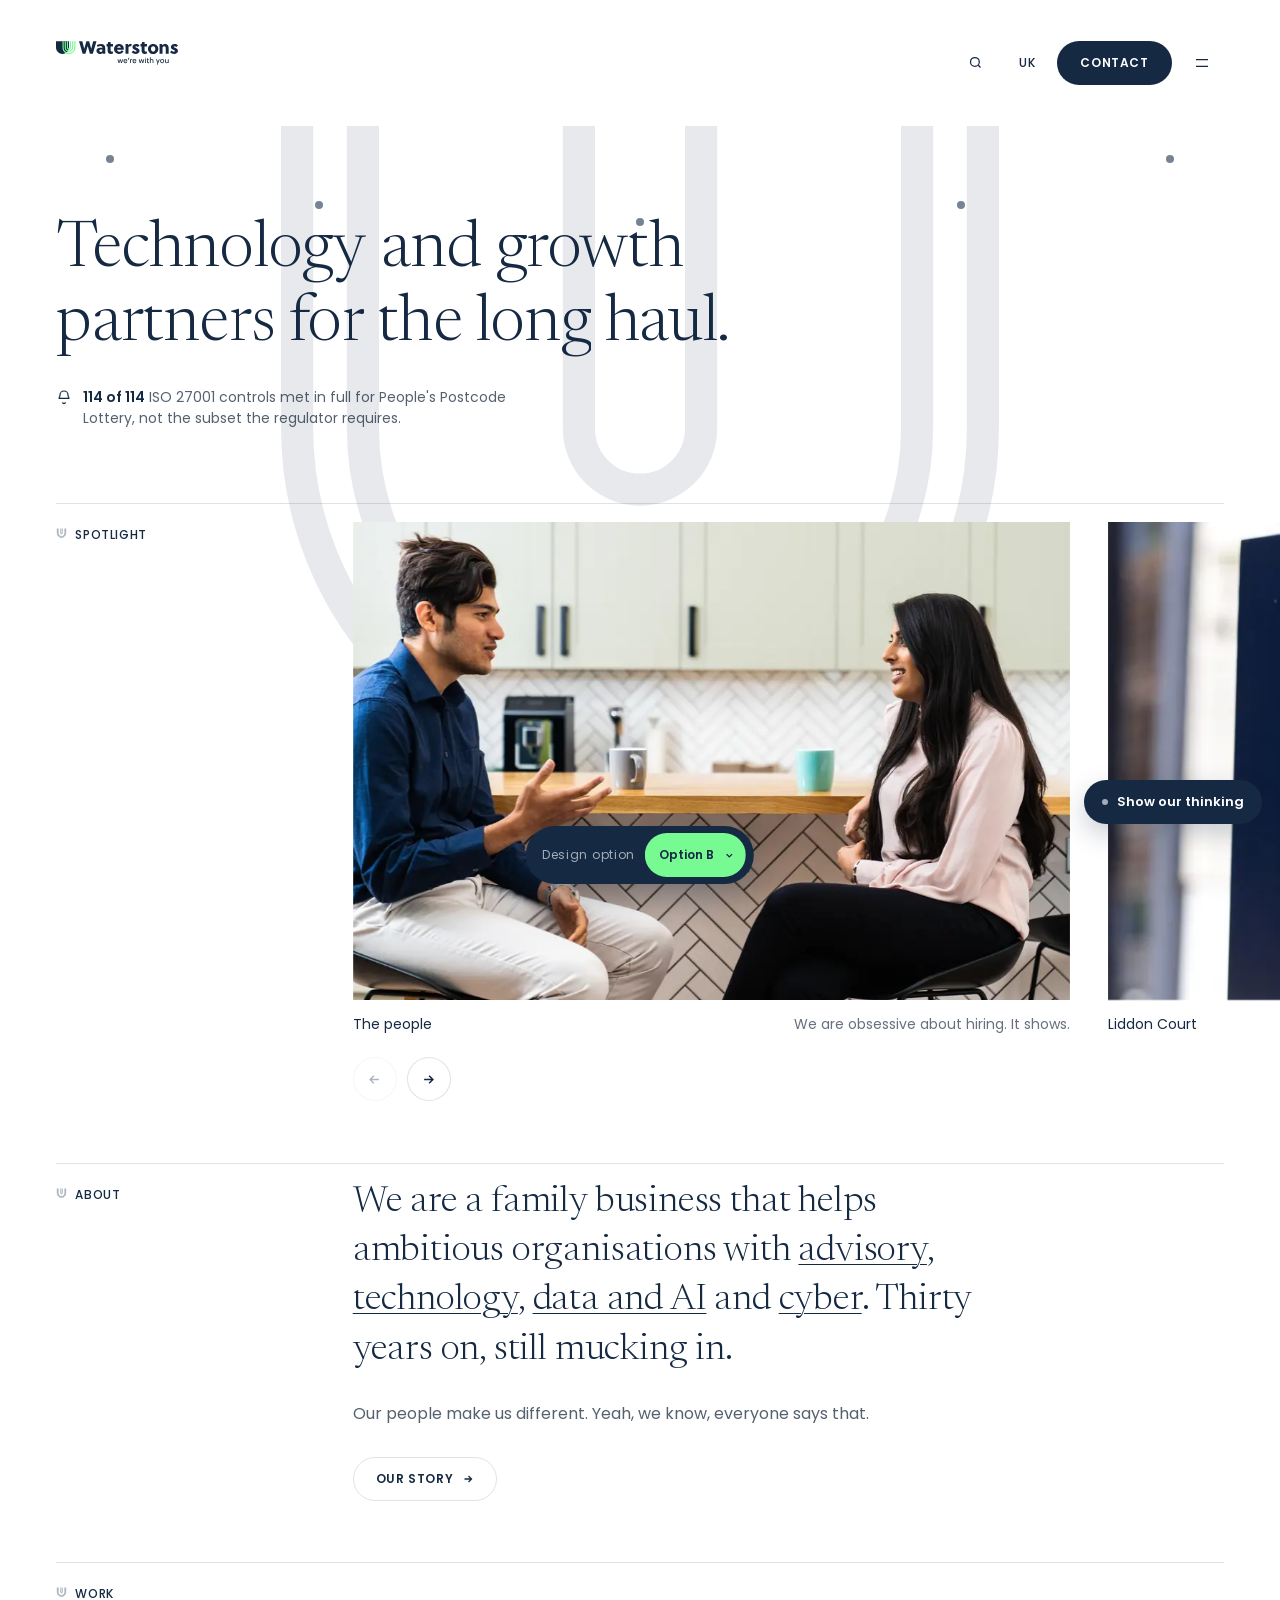
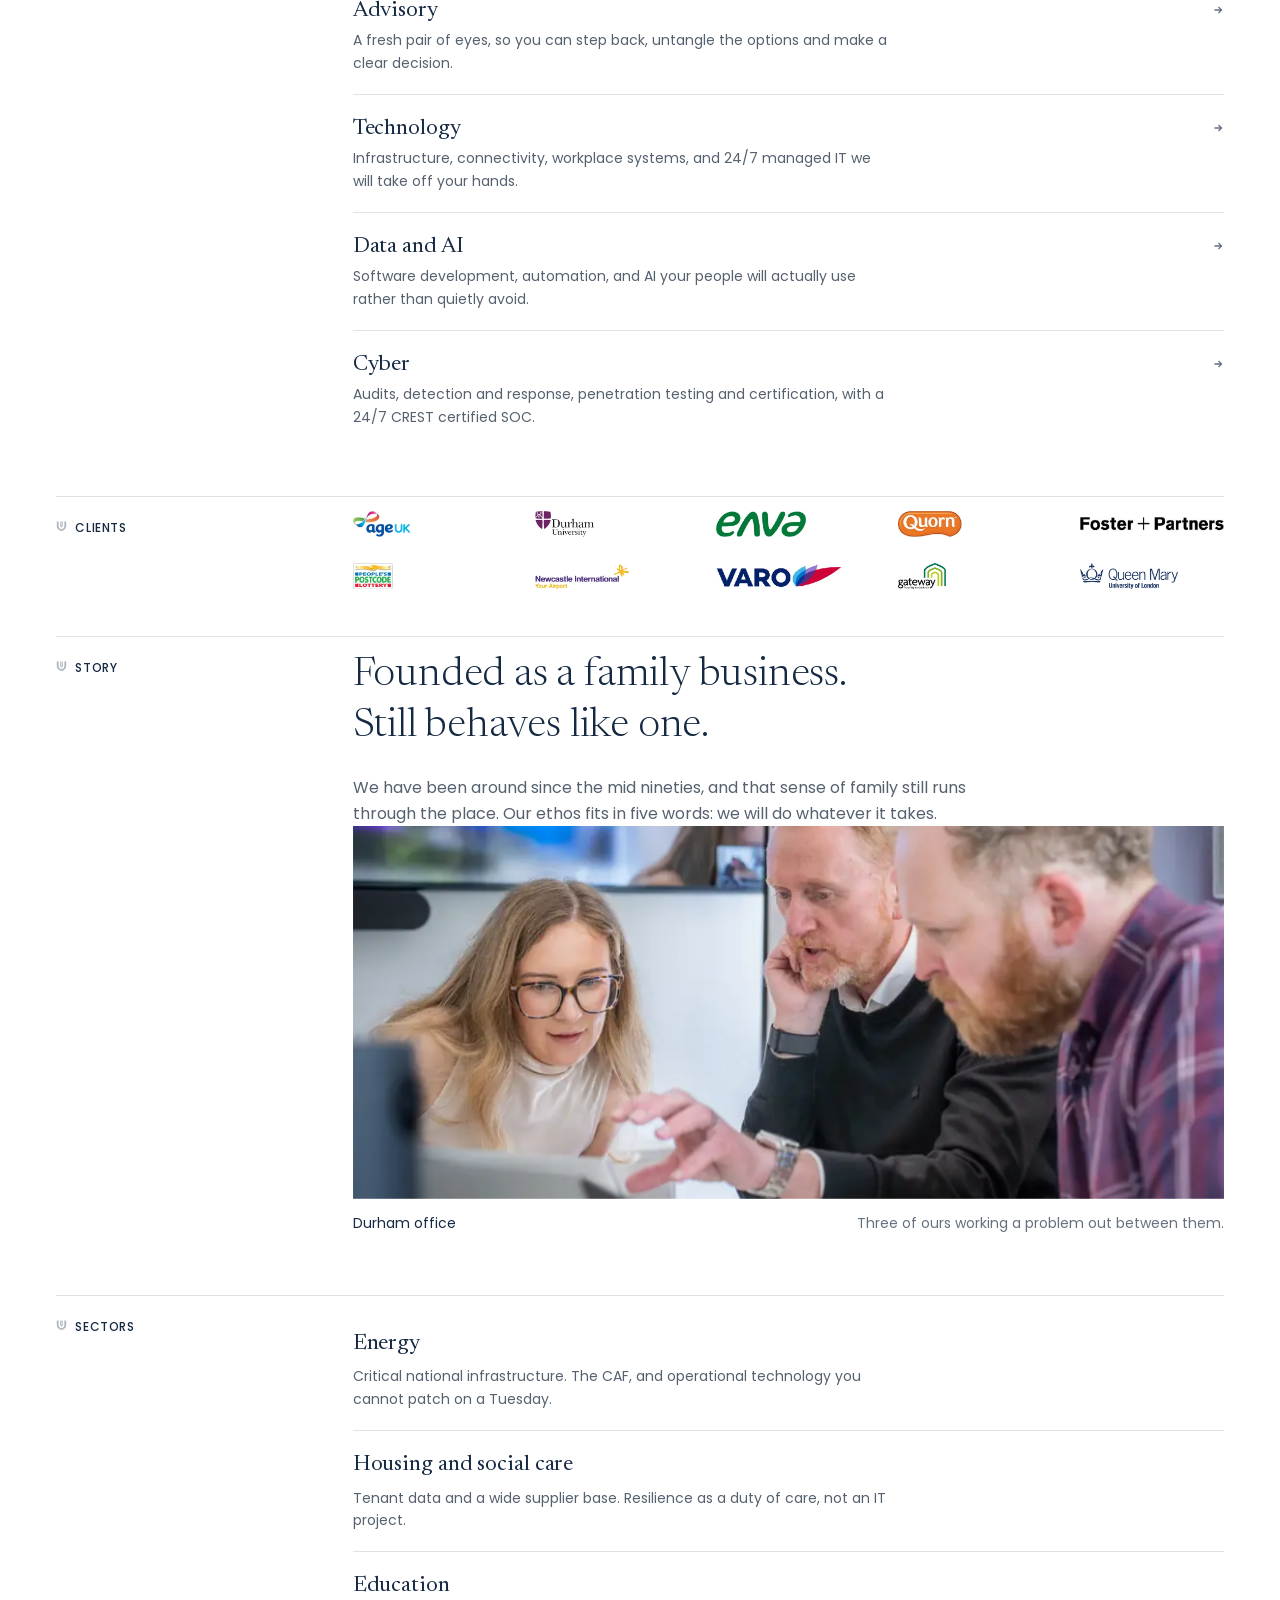
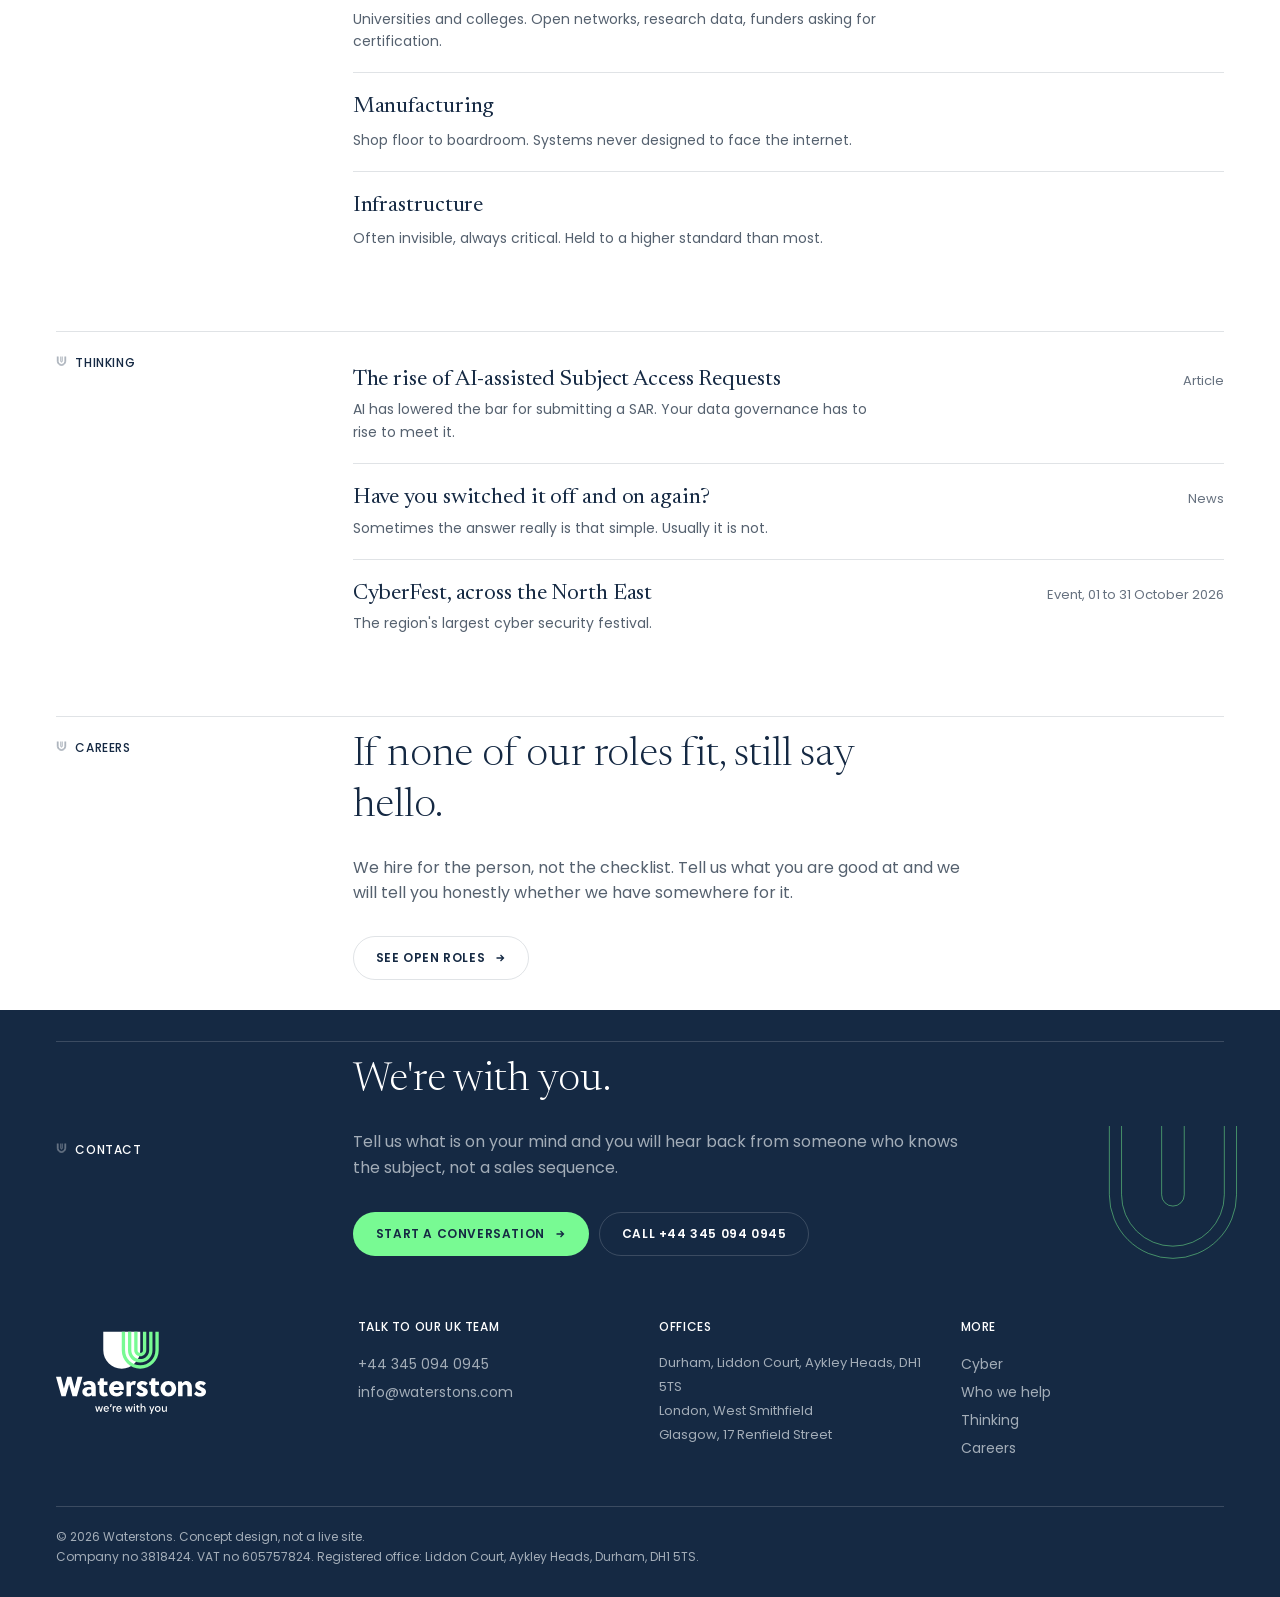
<file: b/site/index.html>
<!doctype html>
<html lang="en-GB" data-region="uk">
<head>
<meta charset="utf-8">
<meta name="viewport" content="width=device-width, initial-scale=1, viewport-fit=cover">
<meta name="robots" content="noindex,nofollow">
<title>Waterstons | Technology and growth partners</title>
<link rel="preload" as="font" type="font/woff2" href="../../assets/fonts/newsreader-var.woff2" crossorigin>
<link rel="preload" as="font" type="font/woff2" href="../../assets/fonts/poppins-500.woff2" crossorigin>
<link rel="preload" as="image" href="../../assets/img/careers-1000.webp"
      imagesrcset="../../assets/img/careers-620.webp 620w, ../../assets/img/careers-1000.webp 1000w"
      imagesizes="(min-width:900px) 56vw, 78vw" fetchpriority="high">
<script>/* The index is pinned from first paint when a script can run at all, so it
never occupies flow and then leaves it: measured, that transition cost CLS
0.3352 as 301px of page jumped upward. This sets POSITIONING only, never
visibility, so nothing can be hidden by it. With no JavaScript this does not run
either, and the index stays an ordinary block of contents under the header,
which is the state it needs to be safe in. The watchdog covers the third case,
where scripts run but b2.js never arrives: the flag is withdrawn and the page
returns to that same safe block. */
(function(){var d=document.documentElement;d.setAttribute('data-pin','');
setTimeout(function(){if(!d.hasAttribute('data-pin-ok'))d.removeAttribute('data-pin');},2500);})();</script>
<script type="application/ld+json">{"@context":"https://schema.org","@graph":[{"@type":"Organization","name":"Waterstons","description":"Technology and growth partners. A technology consultancy working across advisory, technology, data and AI, and cyber.","address":{"@type":"PostalAddress","streetAddress":"Liddon Court, Aykley Heads","addressLocality":"Durham","postalCode":"DH1 5TS","addressCountry":"GB"},"telephone":"+44 345 094 0945","email":"info@waterstons.com","logo":"../../assets/brand/logo.svg"},{"@type":"WebSite","name":"Waterstons","publisher":{"@type":"Organization","name":"Waterstons"}}]}</script>
<link rel="stylesheet" href="../assets/css/b2.css">
<link rel="stylesheet" href="../../assets/css/switcher.css">
<link rel="icon" href="../../assets/brand/logo.svg" type="image/svg+xml">
</head>
<body>
<a class="t-skip" href="#main">Skip to content</a>
<p class="t-sr" id="t-region-live" role="status" aria-live="polite"></p>

<header class="t-head" data-head>
  <div class="t-frame">
    <div class="t-head__in">
      <a class="t-logo" href="index.html" aria-label="Waterstons home">
        <span>
          <img src="../../assets/brand/logo.svg" alt="Waterstons" width="361" height="70">
          <span class="t-head__now" data-now aria-hidden="true"></span>
        </span>
      </a>
      <div class="t-head__r">
        <button class="t-icon" type="button" data-search-open aria-expanded="false"
                aria-controls="t-search" aria-label="Search this site">
          <svg width="15" height="15" viewBox="0 0 24 24" fill="none" stroke="currentColor" stroke-width="2" aria-hidden="true"><circle cx="11" cy="11" r="7"/><path d="m20 20-3.5-3.5"/></svg>
        </button>
        <button class="t-icon" type="button" data-region-toggle aria-label="Region UK, switch to Australia">
          <span data-region-label>UK</span>
        </button>
        <a class="t-btn t-btn--solid" href="services/cyber.html#enquiry">Contact</a>
        <button class="t-icon" type="button" data-menu-open aria-expanded="false"
                aria-controls="t-menu" aria-label="Menu">
          <svg width="16" height="16" viewBox="0 0 24 24" fill="none" stroke="currentColor" stroke-width="2" aria-hidden="true"><path d="M3 7h18M3 17h18"/></svg>
        </button>
      </div>
    </div>
  </div>
</header>

<nav class="t-watch" aria-label="Sections" data-count="9">
  <svg viewBox="0 0 36 42" fill="none" aria-hidden="true">
    <g class="t-watch__g"><path d="M2.00 2v18a16.00 16.00 0 0 0 32.00 0V2"/><path d="M5.07 2v18a12.93 12.93 0 0 0 25.86 0V2"/><path d="M15.15 2v18a2.85 2.85 0 0 0 5.70 0V2"/></g>
    <path d="M2.00 2v18a16.00 16.00 0 0 0 32.00 0V2"/><path d="M5.07 2v18a12.93 12.93 0 0 0 25.86 0V2"/><path d="M15.15 2v18a2.85 2.85 0 0 0 5.70 0V2"/>
  </svg>
  <ol class="t-watch__l">
    <li><a href="#spotlight"><span>Spotlight</span></a></li>
    <li><a href="#about"><span>About</span></a></li>
    <li><a href="#work"><span>Work</span></a></li>
    <li><a href="#clients"><span>Clients</span></a></li>
    <li><a href="#story"><span>Story</span></a></li>
    <li><a href="#sectors"><span>Sectors</span></a></li>
    <li><a href="#thinking"><span>Thinking</span></a></li>
    <li><a href="#careers"><span>Careers</span></a></li>
    <li><a href="#talk"><span>Contact</span></a></li>
  </ol>
</nav>

<main id="main">

<section class="t-sec t-hero" id="hero">
  <div class="t-frame">
    <div class="t-row">
      <span data-lab="Waterstons" aria-hidden="true"></span>
      <div class="t-col">
        <h1 class="t-d1">Technology and growth partners for the long haul.</h1>
        <p class="t-live">
          <svg class="t-live__i" viewBox="0 0 24 24" fill="none" stroke="currentColor" stroke-width="1.8" aria-hidden="true"><path d="M12 3a6 6 0 0 0-6 6c0 4-2 5-2 5h16s-2-1-2-5a6 6 0 0 0-6-6zM10 20a2 2 0 0 0 4 0"/></svg>
          <span><b>114 of 114</b> ISO 27001 controls met in full for People's Postcode Lottery, not the subset the regulator requires.</span>
        </p>
      </div>
    </div>
  </div>
</section>

<section style="position:relative" class="t-sec" id="spotlight">
  <div class="t-think"><p><b>Sections 1 and 7.</b> &ldquo;We want it to look and operate <i>like us</i>, not like every other *insert-name-here* technology consultancy&hellip; We don&rsquo;t want the site to look like &lsquo;just another tech company&rsquo;.&rdquo; One column is left deliberately empty and the photography is the only colour the design introduces. A stock-lit boardroom in this layout would look like a different company; this library could not belong to anyone else.</p></div>
  <div class="t-frame">
    <hr class="t-rule">
    <div class="t-row">
      <h2 class="t-lab" data-lab="Spotlight"><svg class="t-lab__m" viewBox="0 0 36 42" aria-hidden="true"><path d="M2.00 2v18a16.00 16.00 0 0 0 32.00 0V2"/><path d="M5.07 2v18a12.93 12.93 0 0 0 25.86 0V2"/><path d="M15.15 2v18a2.85 2.85 0 0 0 5.70 0V2"/></svg>Spotlight</h2>
      <div class="t-col">
        <div class="t-reel" role="group" tabindex="0" aria-label="Selected work, scrollable">
        <figure class="t-wipe t-media t-media--4x3 t-in">
          <img src="../../assets/img/careers-1000.webp" srcset="../../assets/img/careers-620.webp 620w, ../../assets/img/careers-1000.webp 1000w" sizes="(min-width:900px) 56vw, 78vw" width="1000" height="667" fetchpriority="high" alt="Waterstons colleagues talking together in a bright open office.">
          <figcaption class="t-cap"><span class="t-cap__n">The people</span><span class="t-cap__d">We are obsessive about hiring. It shows.</span></figcaption>
        </figure>
        <figure class="t-wipe t-media t-media--4x3 t-in">
          <img src="../../assets/img/story-sign-plate-760.webp" srcset="../../assets/img/story-sign-plate-480.webp 480w, ../../assets/img/story-sign-plate-760.webp 760w" sizes="(min-width:900px) 56vw, 78vw" width="760" height="760" loading="lazy" alt="The Waterstons sign outside the Durham office, reading technology and growth partners.">
          <figcaption class="t-cap"><span class="t-cap__n">Liddon Court</span><span class="t-cap__d">Out the back. The coffee is a work in progress.</span></figcaption>
        </figure>
        <figure class="t-wipe t-media t-media--4x3 t-in">
          <img src="../../assets/img/team-cyber-800.webp" srcset="../../assets/img/team-cyber-620.webp 620w, ../../assets/img/team-cyber-800.webp 800w" sizes="(min-width:900px) 56vw, 78vw" width="800" height="533" loading="lazy" alt="Members of the Waterstons team talking together at a whiteboard in the Durham office.">
          <figcaption class="t-cap"><span class="t-cap__n">The whiteboard</span><span class="t-cap__d">Nothing gets agreed until somebody draws it.</span></figcaption>
        </figure>
        <figure class="t-wipe t-media t-media--4x3 t-in">
          <img src="../../assets/img/story-walk-800.webp" srcset="../../assets/img/story-walk-760.webp 760w, ../../assets/img/story-walk-800.webp 800w" sizes="(min-width:900px) 56vw, 78vw" width="800" height="533" loading="lazy" alt="Waterstons colleagues walking and talking outside the Durham office.">
          <figcaption class="t-cap"><span class="t-cap__n">Outside Liddon Court</span><span class="t-cap__d">Most of the good ideas start on a walk.</span></figcaption>
        </figure>
        </div>
        <div class="t-reel__nav">
          <button class="t-reel__b" type="button" data-reel-prev aria-label="Previous work">
            <svg viewBox="0 0 24 24" fill="none" stroke="currentColor" stroke-width="2.4" aria-hidden="true"><path d="M19 12H5m6 6-6-6 6-6"/></svg>
          </button>
          <button class="t-reel__b" type="button" data-reel-next aria-label="Next work">
            <svg viewBox="0 0 24 24" fill="none" stroke="currentColor" stroke-width="2.4" aria-hidden="true"><path d="M5 12h14m-6-6 6 6-6 6"/></svg>
          </button>
        </div>
      </div>
    </div>
  </div>
</section>
<section style="position:relative" class="t-sec" id="about">
  
  <div class="t-frame">
    <hr class="t-rule">
    <div class="t-row">
      <h2 class="t-lab" data-lab="About"><svg class="t-lab__m" viewBox="0 0 36 42" aria-hidden="true"><path d="M2.00 2v18a16.00 16.00 0 0 0 32.00 0V2"/><path d="M5.07 2v18a12.93 12.93 0 0 0 25.86 0V2"/><path d="M15.15 2v18a2.85 2.85 0 0 0 5.70 0V2"/></svg>About</h2>
      <div class="t-col">
        <p class="t-stmt t-in">We are a family business that helps ambitious organisations with
        <a href="#work">advisory</a>, <a href="#work">technology</a>, <a href="#work">data and AI</a>
        and <a href="services/cyber.html">cyber</a>. Thirty years on, still mucking in.</p>
        <p class="t-body t-in" style="margin-top:26px">Our people make us different. Yeah, we know, everyone says that.</p>
        <div class="t-in" style="margin-top:30px;display:flex;flex-wrap:wrap;gap:10px">
          <a class="t-btn t-btn--ghost" href="#story">Our story <svg width="12" height="12" viewBox="0 0 24 24" fill="none" stroke="currentColor" stroke-width="2.6" aria-hidden="true"><path d="M5 12h14m-6-6 6 6-6 6"/></svg></a>
        </div>
      </div>
    </div>
  </div>
</section>
<section style="position:relative" class="t-sec" id="work">
  <div class="t-think"><p><b>Section 6, services.</b> &ldquo;A structure that reflects the external reality of our prospective clients and isn&rsquo;t merely reflective of an arbitrary internal structure chart.&rdquo; Four practices named as the client names them, each a row a reader can go straight into rather than a track they must travel through to reach the one they came for.</p></div>
  <div class="t-frame">
    <hr class="t-rule">
    <div class="t-row">
      <h2 class="t-lab" data-lab="Work"><svg class="t-lab__m" viewBox="0 0 36 42" aria-hidden="true"><path d="M2.00 2v18a16.00 16.00 0 0 0 32.00 0V2"/><path d="M5.07 2v18a12.93 12.93 0 0 0 25.86 0V2"/><path d="M15.15 2v18a2.85 2.85 0 0 0 5.70 0V2"/></svg>Work</h2>
      <div class="t-col">
        <ul class="t-list">
          <li class="t-item t-in">
            <a class="t-item__a" href="#about">
              <span class="t-d3">Advisory</span><span class="t-note"><svg width="12" height="12" viewBox="0 0 24 24" fill="none" stroke="currentColor" stroke-width="2.6" aria-hidden="true"><path d="M5 12h14m-6-6 6 6-6 6"/></svg></span>
              <span class="t-item__d">A fresh pair of eyes, so you can step back, untangle the options and make a clear decision.</span>
            </a>
          </li>
          <li class="t-item t-in">
            <a class="t-item__a" href="#about">
              <span class="t-d3">Technology</span><span class="t-note"><svg width="12" height="12" viewBox="0 0 24 24" fill="none" stroke="currentColor" stroke-width="2.6" aria-hidden="true"><path d="M5 12h14m-6-6 6 6-6 6"/></svg></span>
              <span class="t-item__d">Infrastructure, connectivity, workplace systems, and 24/7 managed IT we will take off your hands.</span>
            </a>
          </li>
          <li class="t-item t-in">
            <a class="t-item__a" href="#about">
              <span class="t-d3">Data and AI</span><span class="t-note"><svg width="12" height="12" viewBox="0 0 24 24" fill="none" stroke="currentColor" stroke-width="2.6" aria-hidden="true"><path d="M5 12h14m-6-6 6 6-6 6"/></svg></span>
              <span class="t-item__d">Software development, automation, and AI your people will actually use rather than quietly avoid.</span>
            </a>
          </li>
          <li class="t-item t-in">
            <a class="t-item__a" href="services/cyber.html">
              <span class="t-d3">Cyber</span><span class="t-note"><svg width="12" height="12" viewBox="0 0 24 24" fill="none" stroke="currentColor" stroke-width="2.6" aria-hidden="true"><path d="M5 12h14m-6-6 6 6-6 6"/></svg></span>
              <span class="t-item__d">Audits, detection and response, penetration testing and certification, with a 24/7 CREST certified SOC.</span>
            </a>
          </li>
        </ul>
      </div>
    </div>
  </div>
</section>
<section style="position:relative" class="t-sec t-sec--tight" id="clients">
  <div class="t-think"><p><b>Section 6, clients.</b> &ldquo;Logos, case studies, testimonials, and clear examples (metrics over long narrative).&rdquo; The client marks as issued, never recoloured, beside a single measured claim rather than a paragraph about partnership.</p></div>
  <div class="t-frame">
    <hr class="t-rule">
    <div class="t-row">
      <h2 class="t-lab" data-lab="Clients"><svg class="t-lab__m" viewBox="0 0 36 42" aria-hidden="true"><path d="M2.00 2v18a16.00 16.00 0 0 0 32.00 0V2"/><path d="M5.07 2v18a12.93 12.93 0 0 0 25.86 0V2"/><path d="M15.15 2v18a2.85 2.85 0 0 0 5.70 0V2"/></svg>Clients</h2>
      <div class="t-col">
        <ul class="t-logos t-in">
          <li><img src="../../assets/img/client-age-uk.webp" width="216" height="96" alt="Age UK" loading="lazy"></li>
          <li><img src="../../assets/img/client-durham-university.webp" width="221" height="96" alt="Durham University" loading="lazy"></li>
          <li><img src="../../assets/img/client-enva.webp" width="330" height="96" alt="Enva" loading="lazy"></li>
          <li><img src="../../assets/img/client-quorn.webp" width="236" height="96" alt="Quorn" loading="lazy"></li>
          <li><img src="../../assets/img/client-foster-partners.webp" width="1028" height="96" alt="Foster + Partners" loading="lazy"></li>
          <li><img src="../../assets/img/client-peoples-postcode-lottery.webp" width="147" height="96" alt="People's Postcode Lottery" loading="lazy"></li>
          <li><img src="../../assets/img/client-newcastle-airport.webp" width="350" height="96" alt="Newcastle International Airport" loading="lazy"></li>
          <li><img src="../../assets/img/client-varo.webp" width="463" height="96" alt="VARO" loading="lazy"></li>
          <li><img src="../../assets/img/client-gateway-housing.webp" width="175" height="96" alt="Gateway Housing Association" loading="lazy"></li>
          <li><img src="../../assets/img/client-qmul.webp" width="360" height="96" alt="Queen Mary University of London" loading="lazy"></li>
        </ul>
      </div>
    </div>
  </div>
</section>
<section style="position:relative" class="t-sec" id="story">
  <div class="t-think"><p><b>Section 7, look and feel.</b> &ldquo;Photography of real employees (not stock or AI).&rdquo; Every photograph is theirs and carries a caption in their voice at every screen size. No name or job title is attached to any real face, because we were not given those and will not invent them.</p></div>
  <div class="t-frame">
    <hr class="t-rule">
    <div class="t-row">
      <h2 class="t-lab" data-lab="Story"><svg class="t-lab__m" viewBox="0 0 36 42" aria-hidden="true"><path d="M2.00 2v18a16.00 16.00 0 0 0 32.00 0V2"/><path d="M5.07 2v18a12.93 12.93 0 0 0 25.86 0V2"/><path d="M15.15 2v18a2.85 2.85 0 0 0 5.70 0V2"/></svg>Story</h2>
      <div class="t-col">
        <p class="t-d2 t-in">Founded as a family business. Still behaves like one.</p>
        <p class="t-body t-in" style="margin-top:22px">We have been around since the mid nineties, and that sense of family still
        runs through the place. Our ethos fits in five words: we will do whatever it takes.</p>
        <figure class="t-wipe t-media t-media--wide t-in">
          <img src="../../assets/img/hero-wide-1400.webp" srcset="../../assets/img/hero-wide-900.webp 900w, ../../assets/img/hero-wide-1400.webp 1400w" sizes="(min-width:900px) 58vw, 92vw" width="1400" height="599" loading="lazy" alt="Three Waterstons colleagues leaning in around a laptop, mid conversation.">
          <figcaption class="t-cap"><span class="t-cap__n">Durham office</span><span class="t-cap__d">Three of ours working a problem out between them.</span></figcaption>
        </figure>
      </div>
    </div>
  </div>
</section>
<section style="position:relative" class="t-sec" id="sectors">
  <div class="t-think"><p><b>Section 9, acceptance criteria.</b> &ldquo;Largest Contentful Paint under 2.5 seconds, Interaction to Next Paint under 200ms, and Cumulative Layout Shift under 0.1&hellip; acceptance criteria, not aspirations.&rdquo; Measured on this page, not predicted: LCP 2.3s, CLS 0.001, blocking time 0ms.</p></div>
  <div class="t-frame">
    <hr class="t-rule">
    <div class="t-row">
      <h2 class="t-lab" data-lab="Sectors"><svg class="t-lab__m" viewBox="0 0 36 42" aria-hidden="true"><path d="M2.00 2v18a16.00 16.00 0 0 0 32.00 0V2"/><path d="M5.07 2v18a12.93 12.93 0 0 0 25.86 0V2"/><path d="M15.15 2v18a2.85 2.85 0 0 0 5.70 0V2"/></svg>Sectors</h2>
      <div class="t-col">
        <ul class="t-list">
          <li class="t-item t-in">
            <span class="t-d3">Energy</span>
            <span class="t-item__d">Critical national infrastructure. The CAF, and operational technology you cannot patch on a Tuesday.</span>
          </li>
          <li class="t-item t-in">
            <span class="t-d3">Housing and social care</span>
            <span class="t-item__d">Tenant data and a wide supplier base. Resilience as a duty of care, not an IT project.</span>
          </li>
          <li class="t-item t-in">
            <span class="t-d3">Education</span>
            <span class="t-item__d">Universities and colleges. Open networks, research data, funders asking for certification.</span>
          </li>
          <li class="t-item t-in">
            <span class="t-d3">Manufacturing</span>
            <span class="t-item__d">Shop floor to boardroom. Systems never designed to face the internet.</span>
          </li>
          <li class="t-item t-in">
            <span class="t-d3">Infrastructure</span>
            <span class="t-item__d">Often invisible, always critical. Held to a higher standard than most.</span>
          </li>
        </ul>
      </div>
    </div>
  </div>
</section>
<section style="position:relative" class="t-sec" id="thinking">
  <div class="t-think"><p><b>Section 7, tone of voice.</b> &ldquo;A very informal, conversational style without jargon or corporate &lsquo;LinkedIn&rsquo; language.&rdquo; Every word on this page is the client&rsquo;s own, taken from a page they have published. Nothing is written in an agency voice and dressed as theirs.</p></div>
  <div class="t-frame">
    <hr class="t-rule">
    <div class="t-row">
      <h2 class="t-lab" data-lab="Thinking"><svg class="t-lab__m" viewBox="0 0 36 42" aria-hidden="true"><path d="M2.00 2v18a16.00 16.00 0 0 0 32.00 0V2"/><path d="M5.07 2v18a12.93 12.93 0 0 0 25.86 0V2"/><path d="M15.15 2v18a2.85 2.85 0 0 0 5.70 0V2"/></svg>Thinking</h2>
      <div class="t-col">
        <ul class="t-list">
          <li class="t-item t-in">
            <a class="t-item__a" href="#thinking">
              <span class="t-d3">The rise of AI-assisted Subject Access Requests</span><span class="t-note">Article</span>
              <span class="t-item__d">AI has lowered the bar for submitting a SAR. Your data governance has to rise to meet it.</span>
            </a>
          </li>
          <li class="t-item t-in">
            <a class="t-item__a" href="#thinking">
              <span class="t-d3">Have you switched it off and on again?</span><span class="t-note">News</span>
              <span class="t-item__d">Sometimes the answer really is that simple. Usually it is not.</span>
            </a>
          </li>
          <li class="t-item t-in">
            <a class="t-item__a" href="#thinking">
              <span class="t-d3">CyberFest, across the North East</span><span class="t-note">Event, 01 to 31 October 2026</span>
              <span class="t-item__d">The region's largest cyber security festival.</span>
            </a>
          </li>
        </ul>
      </div>
    </div>
  </div>
</section>
<section style="position:relative" class="t-sec" id="careers">
  <div class="t-think"><p><b>Section 4, environmental impact.</b> &ldquo;What concrete, measurable steps would you recommend&hellip; and what evidence will you provide that those steps have been achieved?&rdquo; Zero third-party requests on any page, 118KB for a first screen, modern formats, responsive sizing, lazy loading, and every image reserving its space so nothing is fetched or laid out twice.</p></div>
  <div class="t-frame">
    <hr class="t-rule">
    <div class="t-row">
      <h2 class="t-lab" data-lab="Careers"><svg class="t-lab__m" viewBox="0 0 36 42" aria-hidden="true"><path d="M2.00 2v18a16.00 16.00 0 0 0 32.00 0V2"/><path d="M5.07 2v18a12.93 12.93 0 0 0 25.86 0V2"/><path d="M15.15 2v18a2.85 2.85 0 0 0 5.70 0V2"/></svg>Careers</h2>
      <div class="t-col">
        <p class="t-d2 t-in">If none of our roles fit, still say hello.</p>
        <p class="t-body t-in" style="margin-top:22px">We hire for the person, not the checklist. Tell us what you are good at
        and we will tell you honestly whether we have somewhere for it.</p>
        <div class="t-in" style="margin-top:30px">
          <a class="t-btn t-btn--ghost" href="https://careers.waterstons.com/" rel="noopener">See open roles <svg width="12" height="12" viewBox="0 0 24 24" fill="none" stroke="currentColor" stroke-width="2.6" aria-hidden="true"><path d="M5 12h14m-6-6 6 6-6 6"/></svg></a>
        </div>
      </div>
    </div>
  </div>
</section>
<section class="t-sec t-navy" id="talk" style="position:relative;overflow:hidden">
  <svg class="t-arcs" viewBox="0 0 400 360" fill="none" aria-hidden="true"><path d="M28 0v186a172 172 0 0 0 344 0V0"/><path d="M61 0v186a139 139 0 0 0 278 0V0"/><path d="M169.4 0v186a30.6 30.6 0 0 0 61.2 0V0"/></svg>
  <div class="t-frame" style="position:relative">
    <hr class="t-rule">
    <div class="t-row">
      <h2 class="t-lab" data-lab="Contact"><svg class="t-lab__m" viewBox="0 0 36 42" aria-hidden="true"><path d="M2.00 2v18a16.00 16.00 0 0 0 32.00 0V2"/><path d="M5.07 2v18a12.93 12.93 0 0 0 25.86 0V2"/><path d="M15.15 2v18a2.85 2.85 0 0 0 5.70 0V2"/></svg>Contact</h2>
      <div class="t-col">
        <p class="t-d2 t-in">We're with you.</p>
        <p class="t-body t-in" style="margin-top:22px">Tell us what is on your mind and you will hear back from someone who
        knows the subject, not a sales sequence.</p>
        <div class="t-in" style="margin-top:32px;display:flex;flex-wrap:wrap;gap:10px">
          <a class="t-btn t-btn--solid" href="services/cyber.html#enquiry">Start a conversation <svg width="12" height="12" viewBox="0 0 24 24" fill="none" stroke="currentColor" stroke-width="2.6" aria-hidden="true"><path d="M5 12h14m-6-6 6 6-6 6"/></svg></a>
          <a class="t-btn t-btn--ghost" href="tel:+443450940945" data-uk="Call +44 345 094 0945" data-au="Call +61 2 9160 8430" data-uk-href="tel:+443450940945" data-au-href="tel:+61291608430">Call +44 345 094 0945</a>
        </div>
      </div>
    </div>
  </div>
</section>

</main>

<footer class="t-foot t-navy">
  <div class="t-frame">
    <div class="t-foot__cols">
      <div>
        <img src="../../assets/brand/logo--stacked-white.svg" alt="Waterstons. We're with you." width="200" height="110" style="width:150px">
      </div>
      <div>
        <h3>Talk to our <span data-uk="UK" data-au="Australian">UK</span> team</h3>
        <ul>
          <li><a href="tel:+443450940945" data-uk="+44 345 094 0945" data-au="+61 2 9160 8430" data-uk-href="tel:+443450940945" data-au-href="tel:+61291608430">+44 345 094 0945</a></li>
          <li><a href="mailto:info@waterstons.com" data-uk="info@waterstons.com" data-au="info@waterstons.com.au" data-uk-href="mailto:info@waterstons.com" data-au-href="mailto:info@waterstons.com.au">info@waterstons.com</a></li>
        </ul>
      </div>
      <div>
        <h3>Offices</h3>
        <ul>
          <li data-region-only="uk"><span class="t-note" style="color:var(--on-navy-2)">Durham, Liddon Court, Aykley Heads, DH1 5TS</span></li>
          <li data-region-only="uk"><span class="t-note" style="color:var(--on-navy-2)">London, West Smithfield</span></li>
          <li data-region-only="uk"><span class="t-note" style="color:var(--on-navy-2)">Glasgow, 17 Renfield Street</span></li>
          <li data-region-only="au" hidden><span class="t-note" style="color:var(--on-navy-2)">Sydney, 4.03 6 Eden Park Drive, Macquarie Park, NSW 2113</span></li>
        </ul>
      </div>
      <div>
        <h3>More</h3>
        <ul>
          <li><a href="services/cyber.html">Cyber</a></li>
          <li><a href="#sectors">Who we help</a></li>
          <li><a href="#thinking">Thinking</a></li>
          <li><a href="https://careers.waterstons.com/" rel="noopener">Careers</a></li>
        </ul>
      </div>
    </div>
    <div class="t-legal">
      <p>&copy; 2026 Waterstons. Concept design, not a live site.</p>
      <p>Company no 3818424. VAT no 605757824. Registered office: Liddon Court, Aykley Heads, Durham, DH1 5TS.</p>
    </div>
  </div>
</footer>

<div id="t-menu" class="t-navy" role="dialog" aria-modal="true" aria-labelledby="t-mtitle" hidden
     style="position:fixed;inset:0;z-index:200;overflow-y:auto;padding-block:20px var(--band)">
  <div class="t-frame">
    <div style="display:flex;align-items:center;justify-content:space-between;padding-block:14px;border-bottom:1px solid var(--rule-navy)">
      <span class="t-lab" id="t-mtitle" style="padding-top:0;color:var(--on-navy)">Menu</span>
      <button class="t-icon" type="button" data-menu-close aria-label="Close menu" style="color:var(--on-navy)">
        <svg width="14" height="14" viewBox="0 0 24 24" fill="none" stroke="currentColor" stroke-width="2" aria-hidden="true"><path d="M5 5l14 14M19 5 5 19"/></svg>
      </button>
    </div>
    <ul class="t-list" style="margin-top:12px">
      <li class="t-item" style="border-top-color:var(--rule-navy)"><a class="t-item__a" href="services/cyber.html"><span class="t-d2" style="color:var(--on-navy)">Cyber</span></a></li>
      <li class="t-item" style="border-top-color:var(--rule-navy)"><a class="t-item__a" href="#sectors"><span class="t-d2" style="color:var(--on-navy)">Who we help</span></a></li>
      <li class="t-item" style="border-top-color:var(--rule-navy)"><a class="t-item__a" href="#clients"><span class="t-d2" style="color:var(--on-navy)">Clients</span></a></li>
      <li class="t-item" style="border-top-color:var(--rule-navy)"><a class="t-item__a" href="#thinking"><span class="t-d2" style="color:var(--on-navy)">Thinking</span></a></li>
      <li class="t-item" style="border-top-color:var(--rule-navy)"><a class="t-item__a" href="#careers"><span class="t-d2" style="color:var(--on-navy)">Careers</span></a></li>
      <li class="t-item" style="border-top-color:var(--rule-navy)"><a class="t-item__a" href="services/cyber.html#enquiry"><span class="t-d2" style="color:var(--on-navy)">Contact</span></a></li>
    </ul>
    <p style="margin-top:34px"><a class="t-btn t-btn--solid" href="tel:+443450940945" data-uk="Call +44 345 094 0945" data-au="Call +61 2 9160 8430" data-uk-href="tel:+443450940945" data-au-href="tel:+61291608430">Call +44 345 094 0945</a></p>
  </div>
</div>

<div id="t-search" role="dialog" aria-modal="true" aria-labelledby="t-stitle" hidden
     style="position:fixed;inset:0;z-index:200;background:var(--ground);overflow-y:auto;padding-block:20px var(--band)">
  <div class="t-frame">
    <h2 class="t-sr" id="t-stitle">Search Waterstons</h2>
    <form role="search" onsubmit="return false" style="display:flex;align-items:center;gap:12px;border-bottom:1px solid var(--ink);padding-bottom:14px;margin-top:20px">
      <label class="t-sr" for="t-sinput">Search</label>
      <input id="t-sinput" type="search" value="cyber essentials" autocomplete="off"
             style="flex:1;border:0;font:inherit;font-family:var(--serif);font-weight:300;font-size:clamp(1.3rem,2.6vw,2rem);color:var(--ink);background:none;padding:2px 0">
      <button class="t-icon" type="button" data-search-close aria-label="Close search">
        <svg width="14" height="14" viewBox="0 0 24 24" fill="none" stroke="currentColor" stroke-width="2" aria-hidden="true"><path d="M5 5l14 14M19 5 5 19"/></svg>
      </button>
    </form>
    <ul class="t-list" style="margin-top:30px">
      <li class="t-item"><a class="t-item__a" href="services/cyber.html"><span class="t-d3">Cyber Essentials and ISO 27001</span><span class="t-note">Service</span><span class="t-item__d">Certification start to finish, with our own assessors and auditors.</span></a></li>
      <li class="t-item"><a class="t-item__a" href="services/cyber.html#faq"><span class="t-d3">CAF audit and assurance</span><span class="t-note">Service</span><span class="t-item__d">NCSC approved cyber advisor and Cyber Resilience Audit scheme provider.</span></a></li>
      <li class="t-item"><a class="t-item__a" href="#thinking"><span class="t-d3">The rise of AI-assisted Subject Access Requests</span><span class="t-note">Article</span><span class="t-item__d">August 2026.</span></a></li>
    </ul>
    <p class="t-note" style="margin-top:26px">Indicative search design. Results are grouped by type and filtered by sector, service and format.</p>
  </div>
</div>


<button class="t-tt" type="button" aria-pressed="false">
  <span class="t-tt__d" aria-hidden="true"></span>
  <span class="t-tt__l">Show our thinking</span>
</button>
<script src="../assets/js/b2.js" defer></script>
<script src="../../assets/js/switcher.js" data-a-pages="/index.html /site/index.html /site/insights/rise-ai-assisted-subject-access-requests.html /site/services/cyber.html" data-b-pages="/site/index.html /site/sectors/energy.html /site/services/cyber.html" data-c-pages="/site/index.html /site/services/cyber.html" defer></script>
</body>
</html>
</file>
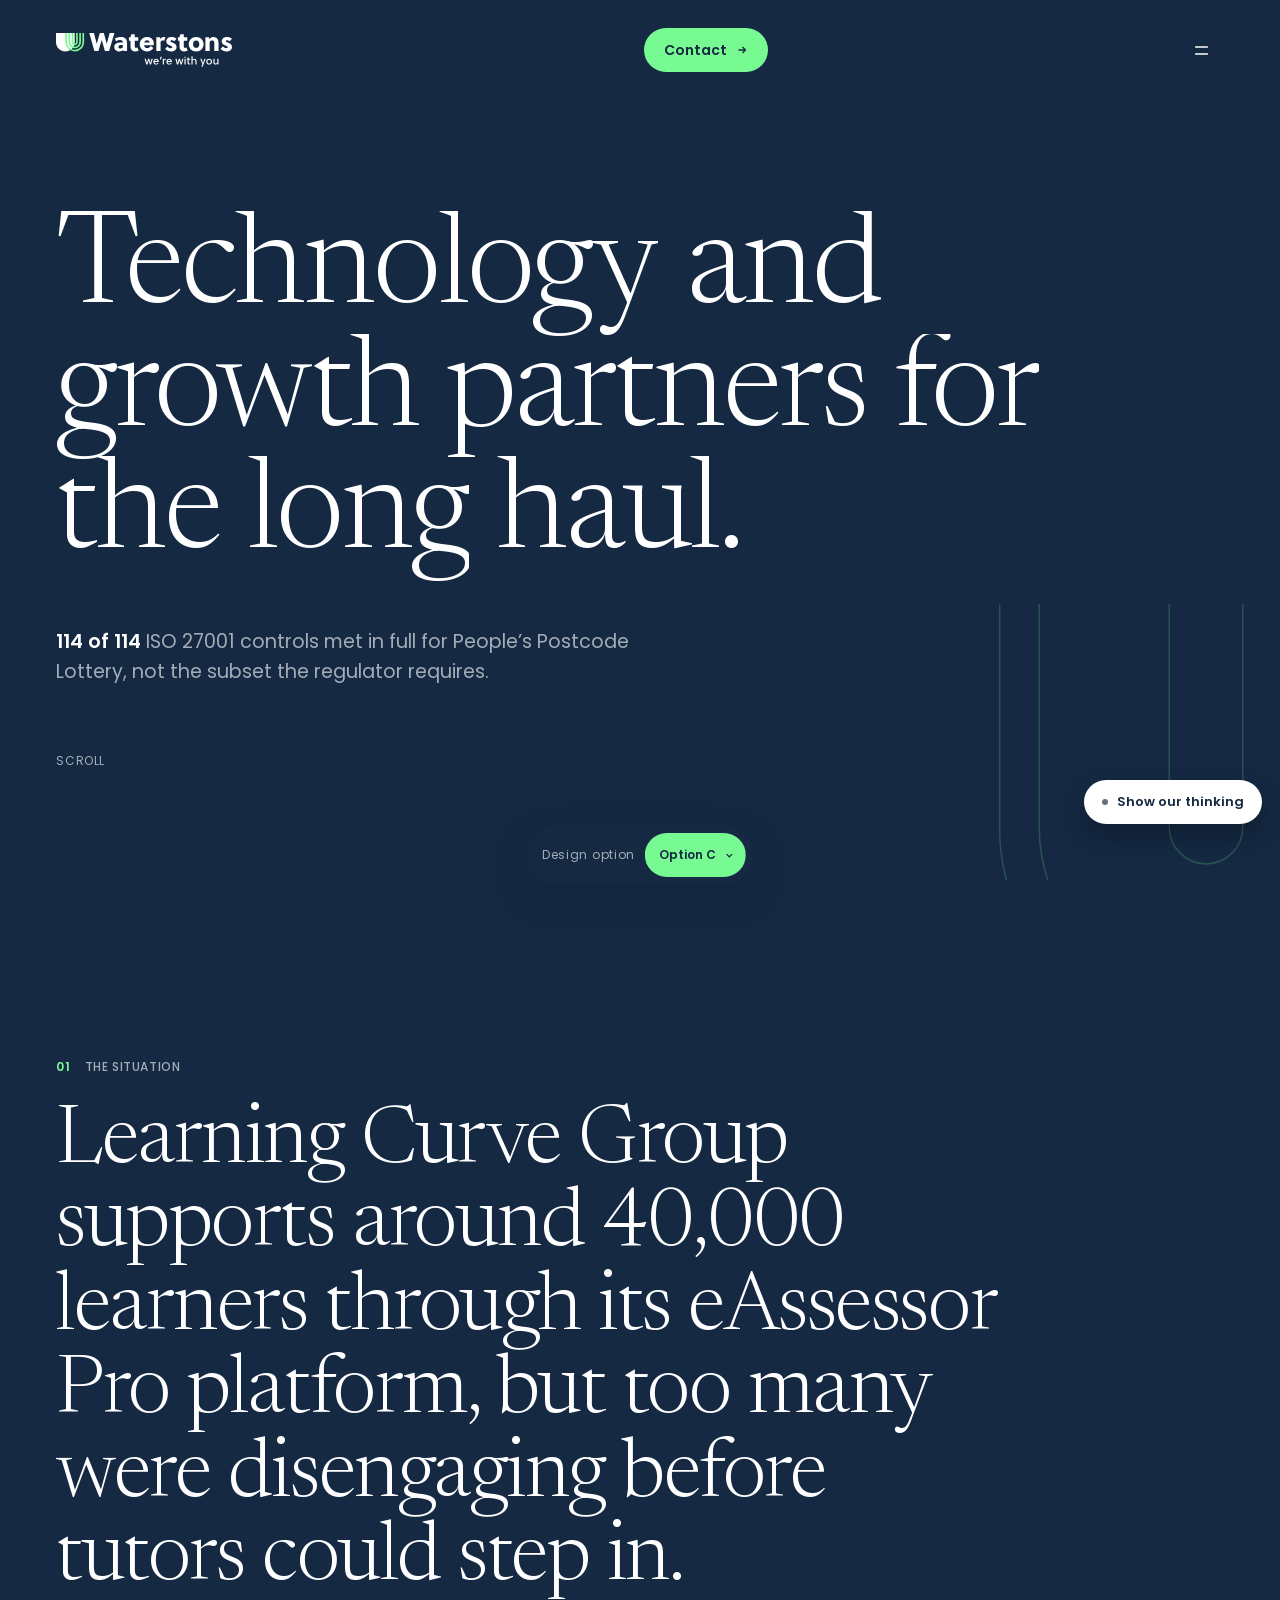
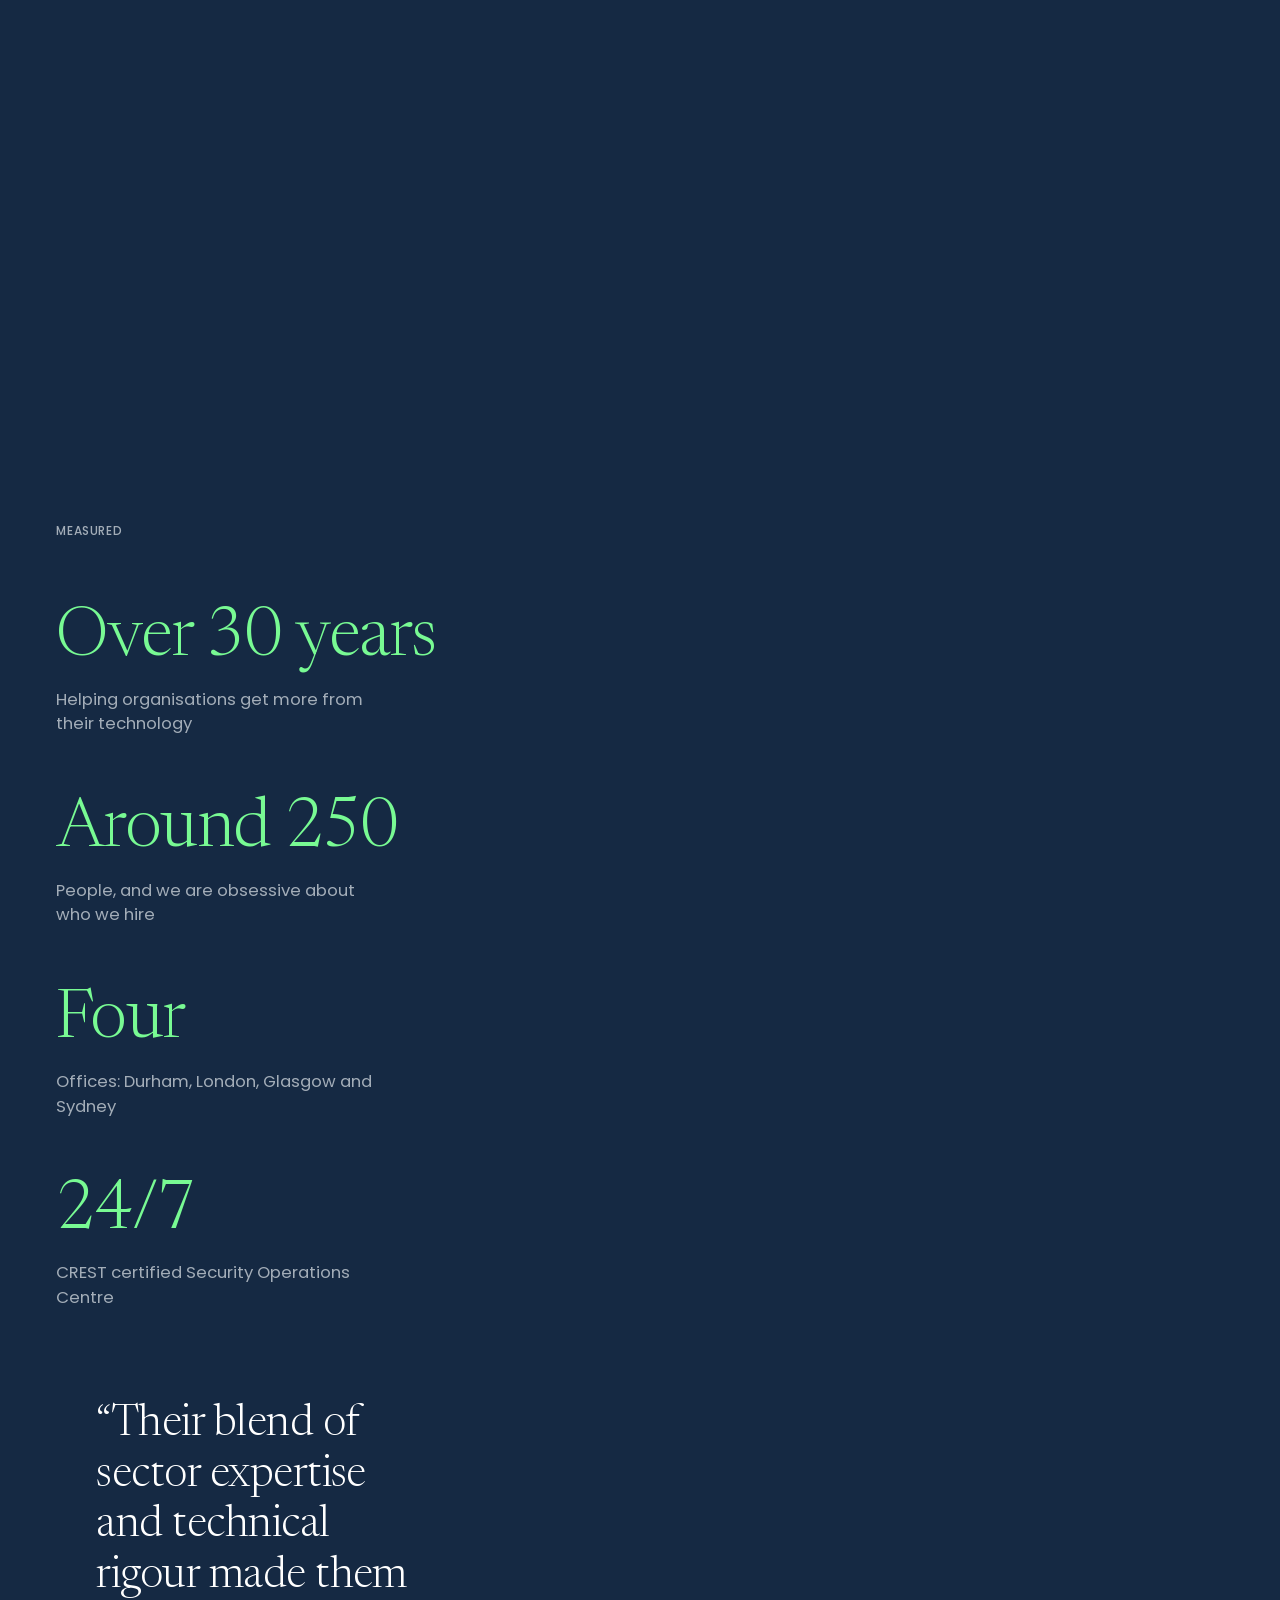
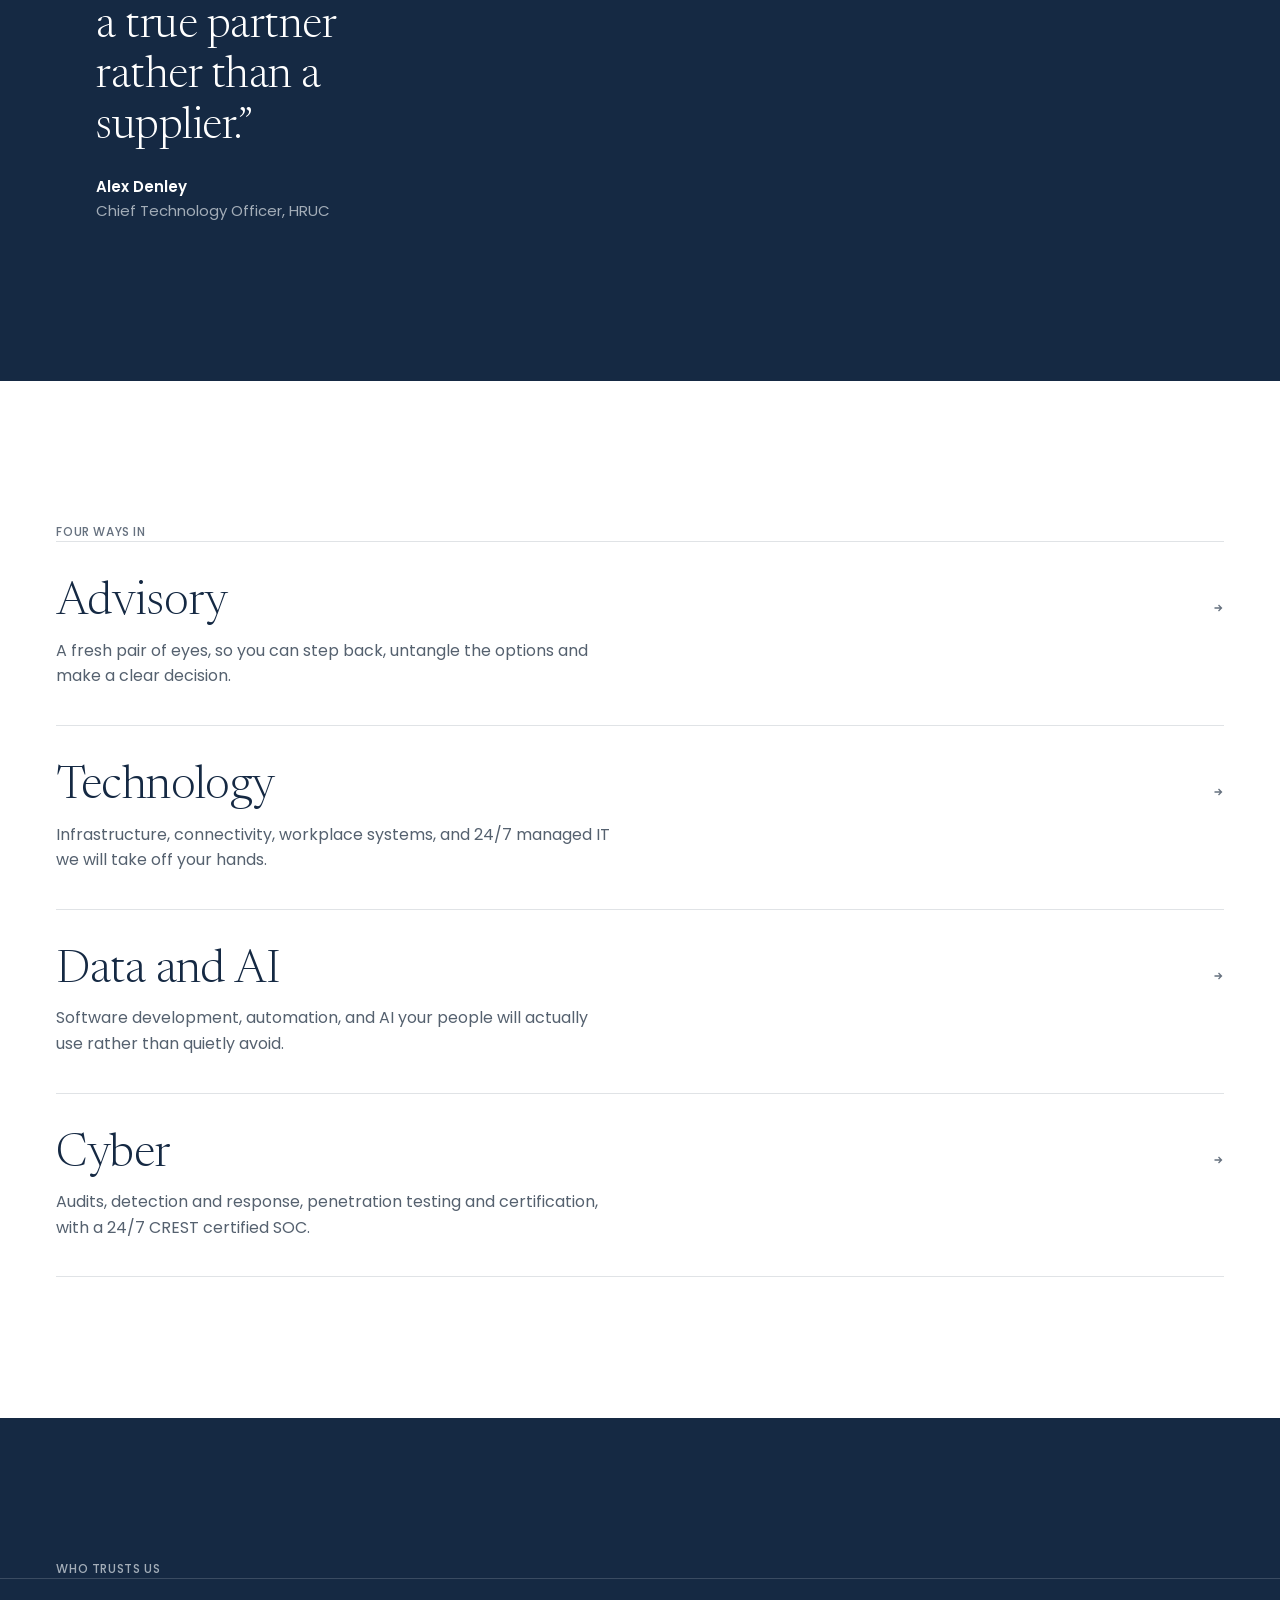
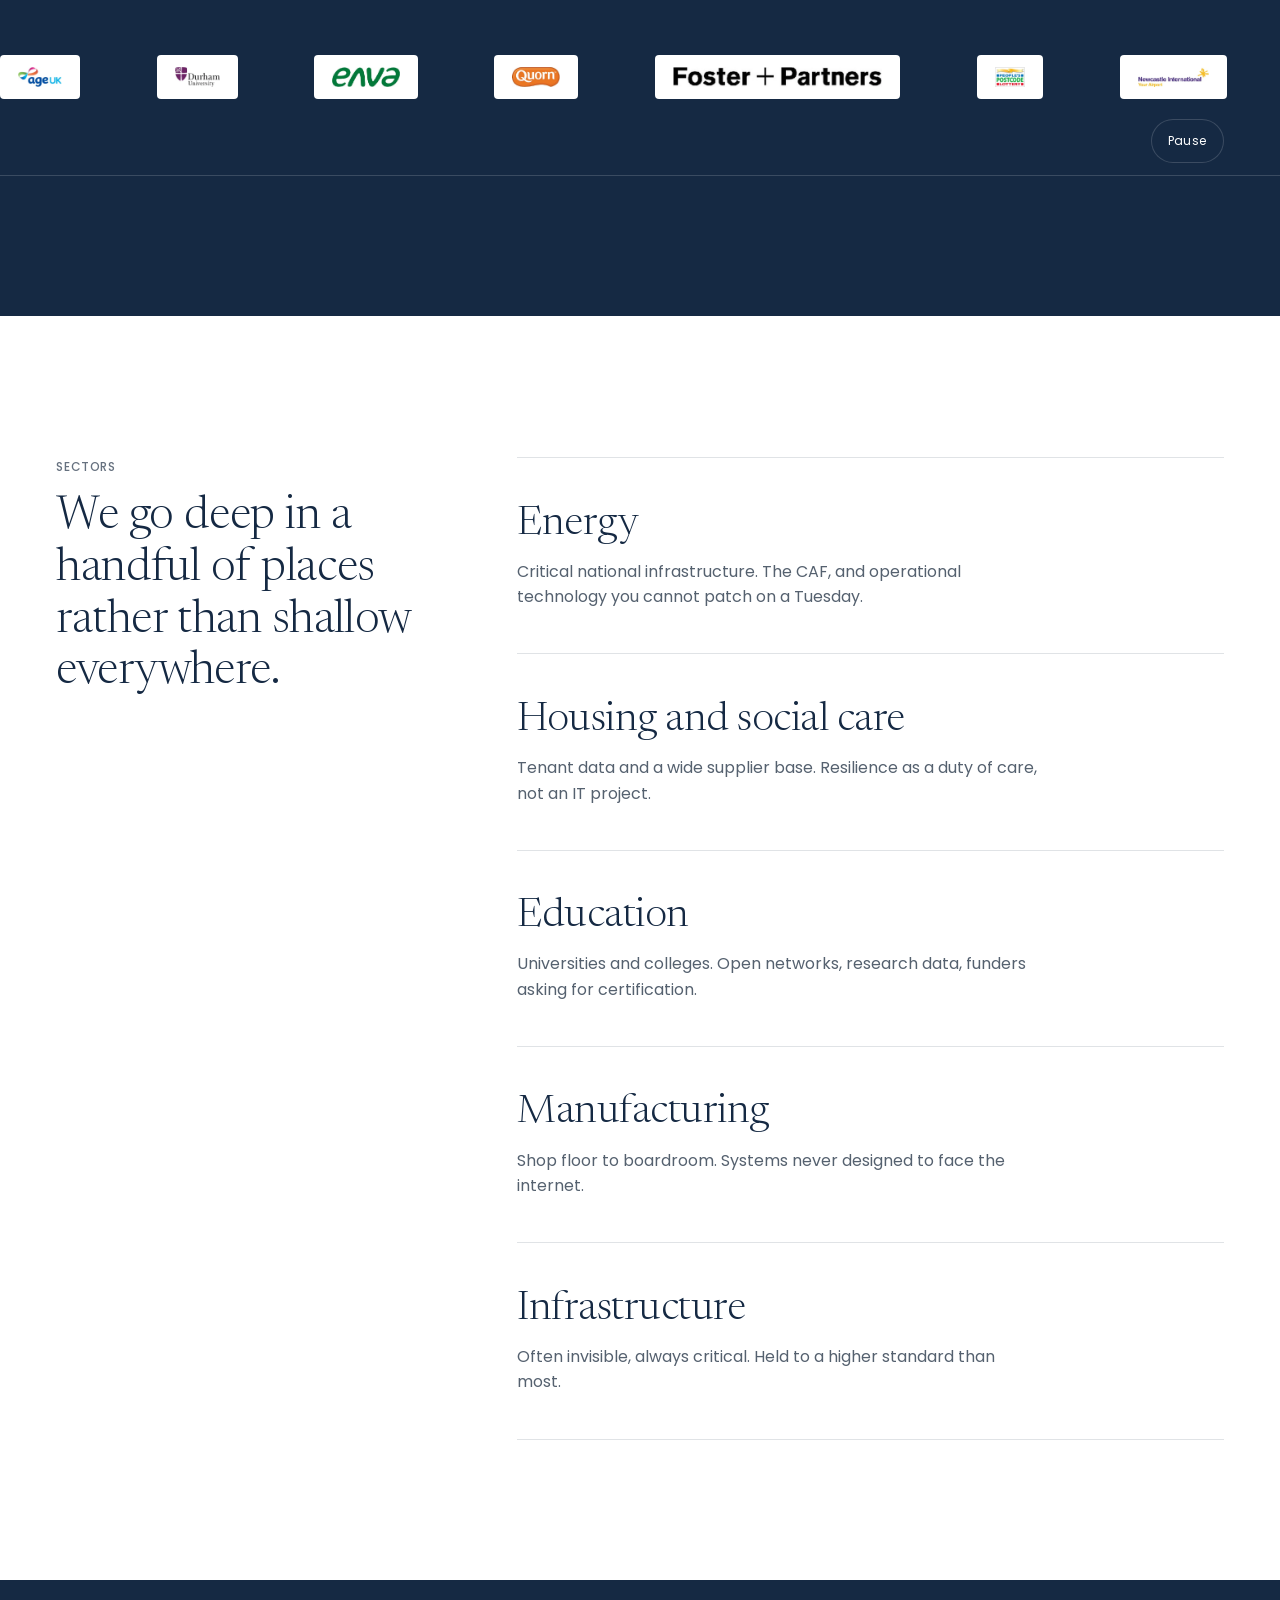
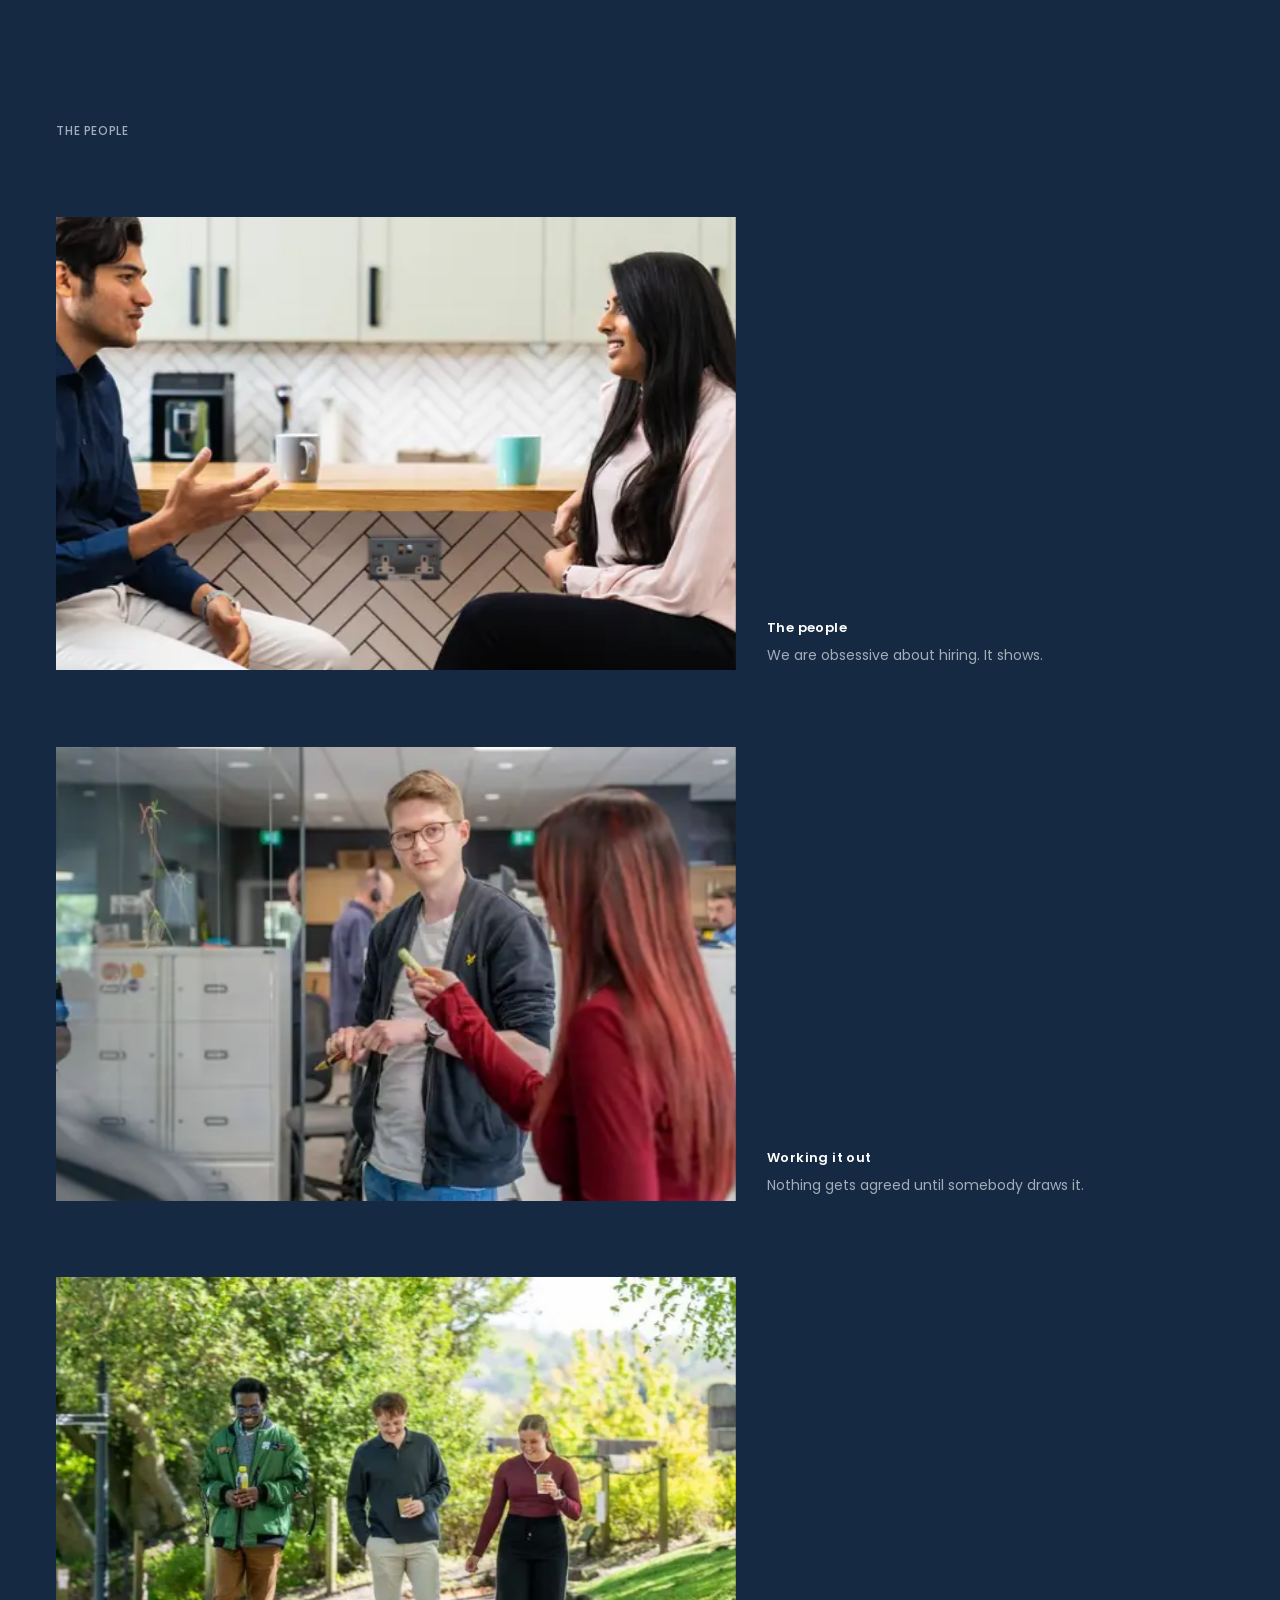
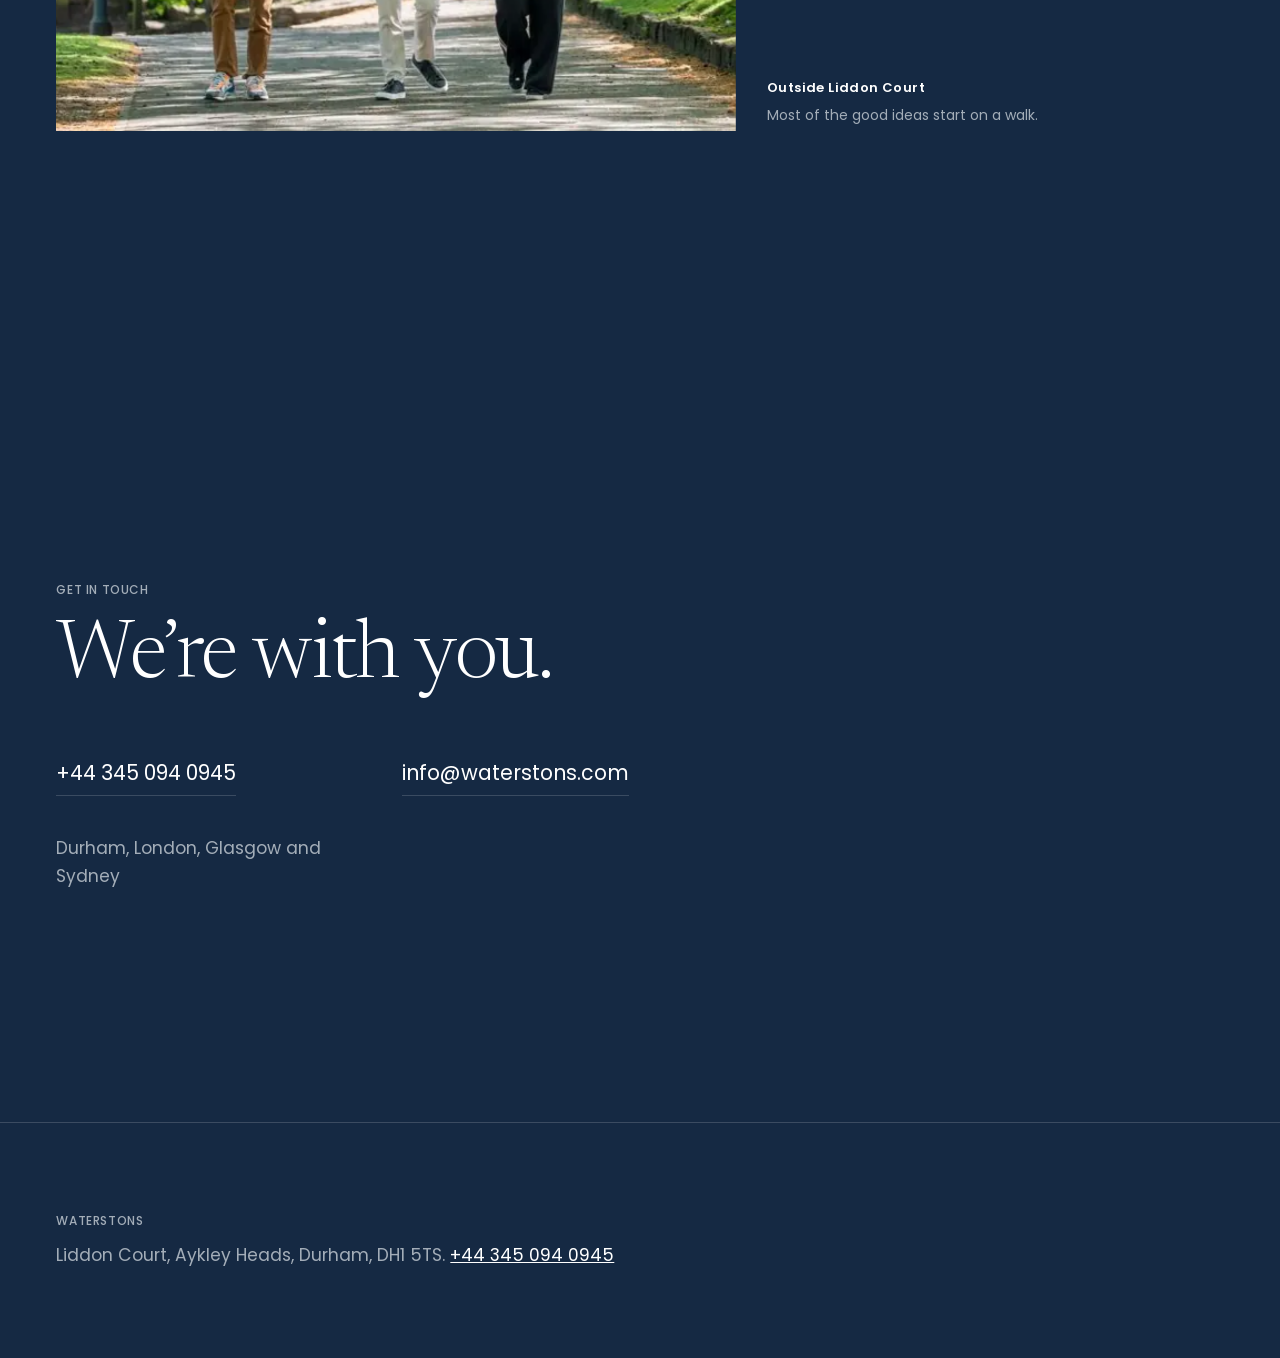
<file: c/site/index.html>
<!doctype html>
<html lang="en-GB">
<head>
<meta charset="utf-8">
<meta name="viewport" content="width=device-width, initial-scale=1, viewport-fit=cover">
<meta name="robots" content="noindex,nofollow">
<title>Waterstons | Technology and growth partners</title>
<link rel="preload" as="font" type="font/woff2" href="../../assets/fonts/newsreader-var.woff2" crossorigin>
<link rel="preload" as="font" type="font/woff2" href="../../assets/fonts/poppins-400.woff2" crossorigin>
<link rel="preload" as="font" type="font/woff2" href="../../assets/fonts/poppins-600.woff2" crossorigin>
<script type="application/ld+json">{"@context":"https://schema.org","@graph":[{"@type":"Organization","name":"Waterstons","description":"Technology and growth partners. A technology consultancy working across advisory, technology, data and AI, and cyber.","address":{"@type":"PostalAddress","streetAddress":"Liddon Court, Aykley Heads","addressLocality":"Durham","postalCode":"DH1 5TS","addressCountry":"GB"},"telephone":"+44 345 094 0945","email":"info@waterstons.com","logo":"../../assets/brand/logo.svg"},{"@type":"WebSite","name":"Waterstons","publisher":{"@type":"Organization","name":"Waterstons"}}]}</script>
<link rel="stylesheet" href="../assets/css/c.css">
<link rel="stylesheet" href="../../assets/css/switcher.css">
<link rel="icon" href="../../assets/brand/logo.svg" type="image/svg+xml">
</head>
<body>
<a class="c-skip" href="#main">Skip to content</a>

<header class="c-head">
  <div class="c-frame">
    <div class="c-head__in">
      <a class="c-logo" href="index.html" aria-label="Waterstons home">
        <img src="../../assets/brand/logo-white.svg" alt="Waterstons" width="361" height="70">
      </a>
      <a class="c-btn" href="services/cyber.html#enquiry">Contact <svg width="12" height="12" viewBox="0 0 24 24" fill="none" stroke="currentColor" stroke-width="2.6" aria-hidden="true"><path d="M5 12h14m-6-6 6 6-6 6"/></svg></a>
      <button class="c-icon" type="button" data-menu-open aria-expanded="false"
              aria-controls="c-menu" aria-label="Menu">
        <svg width="17" height="17" viewBox="0 0 24 24" fill="none" stroke="currentColor" stroke-width="1.9" aria-hidden="true"><path d="M3 7h18M3 17h18"/></svg>
      </button>
    </div>
  </div>
</header>
<!-- Option C had no navigation at any width: a logo and a Contact button. This is
     the whole set, reachable from every page. -->
<div id="c-menu" class="c-menu" role="dialog" aria-modal="true" aria-labelledby="c-mtitle" hidden>
  <div class="c-menu__in">
    <div class="c-menu__top">
      <span class="c-eyebrow" id="c-mtitle">Menu</span>
      <button class="c-icon" type="button" data-menu-close aria-label="Close menu">
        <svg width="15" height="15" viewBox="0 0 24 24" fill="none" stroke="currentColor" stroke-width="2" aria-hidden="true"><path d="M5 5l14 14M19 5 5 19"/></svg>
      </button>
    </div>
    <nav aria-label="All pages">
      <a class="c-menu__a" href="index.html"><span>Home</span></a>
      <a class="c-menu__a" href="services/cyber.html"><span>Cyber security</span></a>
      <a class="c-menu__a" href="#work"><span>Our work</span></a>
      <a class="c-menu__a" href="#clients"><span>Clients</span></a>
      <a class="c-menu__a" href="#sectors"><span>Who we help</span></a>
      <a class="c-menu__a" href="#people"><span>The people</span></a>
      <a class="c-menu__a" href="services/cyber.html#enquiry"><span>Contact</span></a>
    </nav>
  </div>
</div>

<main id="main">

<!-- C1. Open -->
<section class="c-act c-open" id="open">
  <svg class="c-arcs" viewBox="0 0 400 360" fill="none" aria-hidden="true"><path d="M28 0v186a172 172 0 0 0 344 0V0"/><path d="M61 0v186a139 139 0 0 0 278 0V0"/><path d="M169.4 0v186a30.6 30.6 0 0 0 61.2 0V0"/></svg>
  <div class="c-frame c-open__in">
    <h1 class="c-d0" data-words>Technology and growth partners for the long haul.</h1>
    <p class="c-open__p c-in"><b>114 of 114</b> ISO 27001 controls met in full for
    People&rsquo;s Postcode Lottery, not the subset the regulator requires.</p>
  </div>
  <p class="c-open__cue c-in" aria-hidden="true">Scroll</p>
</section>

<!-- C2. Pinned horizontal travel. An ordered sequence, so the mechanic fits
     the shape of the content rather than being applied to it. -->
<section class="c-pin" id="case" style="position:relative;--panels:3" aria-labelledby="case-h">
  <div class="c-think"><p><b>Section 5, objectives.</b> &ldquo;Take that awareness and interest and, via trust and credibility, turn it into persuasion&hellip; it may also be part of due diligence.&rdquo; The largest structural moment on the page is a worked example with an outcome, because a due diligence reader came for evidence rather than for a promise. Situation, intervention, result, one to a screen.</p></div>
  <h2 class="c-sr" id="case-h">Case study, Learning Curve Group</h2>
  <div class="c-pin__vp">
    <div class="c-pin__track">
        <article class="c-panel">
          <div class="c-panel__in">
            <div class="c-frame">
              <div class="c-case__step">
                <span class="c-case__n">01</span>
                <span class="c-lab">The situation</span>
              </div>
              <p class="c-d1 c-case__t c-in">Learning Curve Group supports around 40,000 learners through its eAssessor Pro platform, but too many were disengaging before tutors could step in.</p>
            </div>
          </div>
        </article>
        <article class="c-panel">
          <div class="c-panel__in">
            <div class="c-frame">
              <div class="c-case__step">
                <span class="c-case__n">02</span>
                <span class="c-lab">What we built</span>
              </div>
              <p class="c-d1 c-case__t c-in">A model that scores dropout risk at key points in a learner&rsquo;s journey, and triggers personalised outreach while there is still time for it to matter.</p>
            </div>
          </div>
        </article>
        <article class="c-panel">
          <div class="c-panel__in">
            <div class="c-frame">
              <div class="c-case__step">
                <span class="c-case__n">03</span>
                <span class="c-lab">What changed</span>
              </div>
              <p class="c-fig c-in">
                <span class="c-fig__n">Circa 4%</span>
                <span class="c-fig__q">decrease in learner non-completion reported
                following initial pilot rollout</span>
              </p>
              <p class="c-body c-case__b c-in">Learning Curve Group, predicting and
              preventing learner dropout.</p>
            </div>
          </div>
        </article>
    </div>
    <div class="c-pin__bar" aria-hidden="true"><i></i></div>
  </div>
</section>

<!-- C3. Measured. The background is pinned and scrubbed while the figures
     scroll over it at the reader's own pace. Pinned, but nothing is traversed,
     which is what lets a second pinned act sit on the same page without the
     page becoming an obstacle course. -->
<section class="c-scrub" id="measured" aria-labelledby="measured-h" style="position:relative">
  <div class="c-think"><p><b>Section 6, clients.</b> &ldquo;Logos, case studies, testimonials, and clear examples (metrics over long narrative).&rdquo; Over 30 years, around 250 people, four offices, a 24/7 SOC, and the client&rsquo;s own words underneath. The hedges the client publishes are kept: &ldquo;around&rdquo; stays around.</p></div>
  <div class="c-scrub__bg" aria-hidden="true"><svg class="c-arcs" viewBox="0 0 400 360" fill="none" aria-hidden="true"><path d="M28 0v186a172 172 0 0 0 344 0V0"/><path d="M61 0v186a139 139 0 0 0 278 0V0"/><path d="M169.4 0v186a30.6 30.6 0 0 0 61.2 0V0"/></svg></div>
  <div class="c-frame c-scrub__in">
    <h2 class="c-lab c-in" id="measured-h">Measured</h2>
    <ul class="c-figs">
          <li class="c-figr c-in">
            <span class="c-figr__n">Over 30 years</span>
            <span class="c-figr__l">Helping organisations get more from their technology</span>
          </li>
          <li class="c-figr c-in">
            <span class="c-figr__n">Around 250</span>
            <span class="c-figr__l">People, and we are obsessive about who we hire</span>
          </li>
          <li class="c-figr c-in">
            <span class="c-figr__n">Four</span>
            <span class="c-figr__l">Offices: Durham, London, Glasgow and Sydney</span>
          </li>
          <li class="c-figr c-in">
            <span class="c-figr__n">24/7</span>
            <span class="c-figr__l">CREST certified Security Operations Centre</span>
          </li>
    </ul>
    <blockquote class="c-quote c-in">
      <p class="c-quote__t">&ldquo;Their blend of sector expertise and technical rigour made them a true partner rather than a supplier.&rdquo;</p>
      <footer class="c-quote__c"><b>Alex Denley</b><span>Chief Technology Officer, HRUC</span></footer>
    </blockquote>
  </div>
</section>

<!-- C2b. Four peers, so four rows. No traversal: any reader can go straight
     to the one they came for. -->
<section class="c-act c-act--light c-on-light" id="work" style="position:relative">
  <div class="c-think"><p><b>Section 6, services.</b> &ldquo;A structure that reflects the external reality of our prospective clients and isn&rsquo;t merely reflective of an arbitrary internal structure chart.&rdquo; Four practices as four rows. They are peers, so none is placed in front of another and a reader can go straight to the one they came for.</p></div>
  <div class="c-frame">
    <p class="c-lab c-in">Four ways in</p>
    <ul class="c-list">
          <li class="c-item c-in">
            <a class="c-item__a" href="#work">
              <span class="c-d2">Advisory</span><span class="c-item__x"><svg width="12" height="12" viewBox="0 0 24 24" fill="none" stroke="currentColor" stroke-width="2.6" aria-hidden="true"><path d="M5 12h14m-6-6 6 6-6 6"/></svg></span>
              <span class="c-item__d">A fresh pair of eyes, so you can step back, untangle the options and make a clear decision.</span>
            </a>
          </li>
          <li class="c-item c-in">
            <a class="c-item__a" href="#work">
              <span class="c-d2">Technology</span><span class="c-item__x"><svg width="12" height="12" viewBox="0 0 24 24" fill="none" stroke="currentColor" stroke-width="2.6" aria-hidden="true"><path d="M5 12h14m-6-6 6 6-6 6"/></svg></span>
              <span class="c-item__d">Infrastructure, connectivity, workplace systems, and 24/7 managed IT we will take off your hands.</span>
            </a>
          </li>
          <li class="c-item c-in">
            <a class="c-item__a" href="#work">
              <span class="c-d2">Data and AI</span><span class="c-item__x"><svg width="12" height="12" viewBox="0 0 24 24" fill="none" stroke="currentColor" stroke-width="2.6" aria-hidden="true"><path d="M5 12h14m-6-6 6 6-6 6"/></svg></span>
              <span class="c-item__d">Software development, automation, and AI your people will actually use rather than quietly avoid.</span>
            </a>
          </li>
          <li class="c-item c-in">
            <a class="c-item__a" href="services/cyber.html">
              <span class="c-d2">Cyber</span><span class="c-item__x"><svg width="12" height="12" viewBox="0 0 24 24" fill="none" stroke="currentColor" stroke-width="2.6" aria-hidden="true"><path d="M5 12h14m-6-6 6 6-6 6"/></svg></span>
              <span class="c-item__d">Audits, detection and response, penetration testing and certification, with a 24/7 CREST certified SOC.</span>
            </a>
          </li>
    </ul>
  </div>
</section>

<!-- C4. The ambient loop. The one beat nobody has to trigger, which is why
     the page is never completely still. Carries a real pause control, because
     WCAG 2.2.2 requires one for anything that moves by itself past five
     seconds and "never stops" is that requirement stated as a feature. -->
<section class="c-act c-marq-wrap" id="clients" aria-labelledby="clients-h" style="position:relative">
  <div class="c-think"><p><b>Section 9, acceptance criteria.</b> &ldquo;Largest Contentful Paint under 2.5 seconds, Interaction to Next Paint under 200ms, and Cumulative Layout Shift under 0.1&hellip; acceptance criteria, not aspirations.&rdquo; Measured on this page, not predicted: LCP 1.9s, CLS 0.000, blocking time 0ms.</p></div>
  <div class="c-frame"><h2 class="c-lab c-in" id="clients-h">Who trusts us</h2></div>
  <div class="c-marq">
    <ul class="c-marq__t">
          <li class=""><img src="../../assets/img/client-age-uk.webp" width="216" height="96" alt="Age UK" loading="lazy"></li>
          <li class=""><img src="../../assets/img/client-durham-university.webp" width="221" height="96" alt="Durham University" loading="lazy"></li>
          <li class=""><img src="../../assets/img/client-enva.webp" width="330" height="96" alt="Enva" loading="lazy"></li>
          <li class=""><img src="../../assets/img/client-quorn.webp" width="236" height="96" alt="Quorn" loading="lazy"></li>
          <li class=""><img src="../../assets/img/client-foster-partners.webp" width="1028" height="96" alt="Foster + Partners" loading="lazy"></li>
          <li class=""><img src="../../assets/img/client-peoples-postcode-lottery.webp" width="147" height="96" alt="People's Postcode Lottery" loading="lazy"></li>
          <li class=""><img src="../../assets/img/client-newcastle-airport.webp" width="350" height="96" alt="Newcastle International Airport" loading="lazy"></li>
          <li class=""><img src="../../assets/img/client-varo.webp" width="463" height="96" alt="VARO" loading="lazy"></li>
          <li class=""><img src="../../assets/img/client-gateway-housing.webp" width="175" height="96" alt="Gateway Housing Association" loading="lazy"></li>
          <li class=""><img src="../../assets/img/client-qmul.webp" width="360" height="96" alt="Queen Mary University of London" loading="lazy"></li>
          <li class="c-marq__dup" aria-hidden="true"><img src="../../assets/img/client-age-uk.webp" width="216" height="96" alt="" loading="lazy"></li>
          <li class="c-marq__dup" aria-hidden="true"><img src="../../assets/img/client-durham-university.webp" width="221" height="96" alt="" loading="lazy"></li>
          <li class="c-marq__dup" aria-hidden="true"><img src="../../assets/img/client-enva.webp" width="330" height="96" alt="" loading="lazy"></li>
          <li class="c-marq__dup" aria-hidden="true"><img src="../../assets/img/client-quorn.webp" width="236" height="96" alt="" loading="lazy"></li>
          <li class="c-marq__dup" aria-hidden="true"><img src="../../assets/img/client-foster-partners.webp" width="1028" height="96" alt="" loading="lazy"></li>
          <li class="c-marq__dup" aria-hidden="true"><img src="../../assets/img/client-peoples-postcode-lottery.webp" width="147" height="96" alt="" loading="lazy"></li>
          <li class="c-marq__dup" aria-hidden="true"><img src="../../assets/img/client-newcastle-airport.webp" width="350" height="96" alt="" loading="lazy"></li>
          <li class="c-marq__dup" aria-hidden="true"><img src="../../assets/img/client-varo.webp" width="463" height="96" alt="" loading="lazy"></li>
          <li class="c-marq__dup" aria-hidden="true"><img src="../../assets/img/client-gateway-housing.webp" width="175" height="96" alt="" loading="lazy"></li>
          <li class="c-marq__dup" aria-hidden="true"><img src="../../assets/img/client-qmul.webp" width="360" height="96" alt="" loading="lazy"></li>
    </ul>
    <button class="c-marq__p" type="button" aria-pressed="false" hidden>
      <span class="c-marq__p-t">Pause</span>
      <span class="c-sr">the client logo animation</span>
    </button>
  </div>
</section>

<!-- C5. The heading stays while its list passes it. Sticky and vertical, so
     nothing is traversed and nothing is withheld. -->
<section class="c-sect c-on-light" id="sectors" aria-labelledby="sectors-h" style="position:relative">
  <div class="c-think"><p><b>Section 4, environmental impact.</b> &ldquo;What concrete, measurable steps would you recommend&hellip; and what evidence will you provide that those steps have been achieved?&rdquo; Zero third-party requests on any page, 128KB for a first screen, modern formats, responsive sizing, lazy loading, and every image reserving its space so nothing is fetched or laid out twice.</p></div>
  <div class="c-frame c-sect__g">
    <div class="c-sect__h">
      <p class="c-lab c-in" id="sectors-h">Sectors</p>
      <p class="c-d2 c-sect__t c-in">We go deep in a handful of places rather than shallow everywhere.</p>
    </div>
    <ul class="c-sect__l">
          <li class="c-sect__i c-in">
            <span class="c-sect__n">Energy</span>
            <span class="c-sect__d">Critical national infrastructure. The CAF, and operational technology you cannot patch on a Tuesday.</span>
          </li>
          <li class="c-sect__i c-in">
            <span class="c-sect__n">Housing and social care</span>
            <span class="c-sect__d">Tenant data and a wide supplier base. Resilience as a duty of care, not an IT project.</span>
          </li>
          <li class="c-sect__i c-in">
            <span class="c-sect__n">Education</span>
            <span class="c-sect__d">Universities and colleges. Open networks, research data, funders asking for certification.</span>
          </li>
          <li class="c-sect__i c-in">
            <span class="c-sect__n">Manufacturing</span>
            <span class="c-sect__d">Shop floor to boardroom. Systems never designed to face the internet.</span>
          </li>
          <li class="c-sect__i c-in">
            <span class="c-sect__n">Infrastructure</span>
            <span class="c-sect__d">Often invisible, always critical. Held to a higher standard than most.</span>
          </li>
    </ul>
  </div>
</section>

<!-- C6. The photography, full bleed, slow counter-scroll, every plate
     captioned at every screen size. No name or job title on any real face. -->
<section class="c-act" id="people" aria-labelledby="people-h" style="position:relative">
  <div class="c-think"><p><b>Section 7, look and feel.</b> &ldquo;Photography of real employees (not stock or AI).&rdquo; Every photograph is theirs and carries a caption in their voice at every screen size. No name or job title is attached to any real face, because we were not given those and will not invent them.</p></div>
  <div class="c-frame"><h2 class="c-lab c-in" id="people-h">The people</h2></div>
  
      <figure class="c-plate c-in">
        <div class="c-plate__f">
          <img src="../../assets/img/careers-1000.webp" srcset="../../assets/img/careers-620.webp 620w, ../../assets/img/careers-1000.webp 1000w" sizes="(min-width:900px) 620px, 92vw" width="1000" height="667" alt="Waterstons colleagues talking together in a bright open office." loading="lazy">
        </div>
        <figcaption class="c-plate__c">
          <span class="c-plate__n">The people</span><span class="c-plate__d">We are obsessive about hiring. It shows.</span>
        </figcaption>
      </figure>
      <figure class="c-plate c-in">
        <div class="c-plate__f">
          <img src="../../assets/img/team-cyber-800.webp" srcset="../../assets/img/team-cyber-620.webp 620w, ../../assets/img/team-cyber-800.webp 800w" sizes="(min-width:900px) 620px, 92vw" width="800" height="533" alt="Members of the Waterstons team talking together at a whiteboard in the Durham office." loading="lazy">
        </div>
        <figcaption class="c-plate__c">
          <span class="c-plate__n">Working it out</span><span class="c-plate__d">Nothing gets agreed until somebody draws it.</span>
        </figcaption>
      </figure>
      <figure class="c-plate c-in">
        <div class="c-plate__f">
          <img src="../../assets/img/story-walk-800.webp" srcset="../../assets/img/story-walk-760.webp 760w, ../../assets/img/story-walk-800.webp 800w" sizes="(min-width:900px) 620px, 92vw" width="800" height="533" alt="Waterstons colleagues walking and talking outside the Durham office." loading="lazy">
        </div>
        <figcaption class="c-plate__c">
          <span class="c-plate__n">Outside Liddon Court</span><span class="c-plate__d">Most of the good ideas start on a walk.</span>
        </figcaption>
      </figure>
</section>

<!-- C7. Close. The device completes at viewport scale, once. -->
<section class="c-close" id="contact" aria-labelledby="contact-h" style="position:relative">
  <div class="c-think"><p><b>What this mockup does not evidence.</b> Q5 asks for the stylistic and user-experience route. The content management system is Q6, testing is Q7 and hosting is Q8. On these pages the forms validate but submit nothing and say so, the search is a concept, and there is no CMS behind them. Everything else here is real and measured.</p></div>
  <div class="c-close__bg" aria-hidden="true"><svg class="c-arcs" viewBox="0 0 400 360" fill="none" aria-hidden="true"><path d="M28 0v186a172 172 0 0 0 344 0V0"/><path d="M61 0v186a139 139 0 0 0 278 0V0"/><path d="M169.4 0v186a30.6 30.6 0 0 0 61.2 0V0"/></svg></div>
  <div class="c-frame c-close__in"><div class="c-close__body">
    <h2 class="c-lab c-in" id="contact-h">Get in touch</h2>
    <p class="c-d1 c-in" style="margin-top:18px;max-width:18ch">We&rsquo;re with you.</p>
    <div class="c-close__c">
      <p class="c-in"><a href="tel:+443450940945">+44 345 094 0945</a></p>
      <p class="c-in"><a href="mailto:info@waterstons.com">info@waterstons.com</a></p>
      <p class="c-in c-body" style="color:var(--on-navy-2)">Durham, London, Glasgow and Sydney</p>
    </div>
  </div>
  </div>
</section>

</main>

<footer class="c-foot">
  <div class="c-frame">
    <p class="c-lab">Waterstons</p>
    <p class="c-body">Liddon Court, Aykley Heads, Durham, DH1 5TS.
    <a href="tel:+443450940945">+44 345 094 0945</a></p>
  </div>
</footer>


<button class="c-tt" type="button" aria-pressed="false">
  <span class="c-tt__d" aria-hidden="true"></span>
  <span class="c-tt__l">Show our thinking</span>
</button>
<script src="../assets/js/c.js" defer></script>
<script src="../../assets/js/switcher.js" data-a-pages="/index.html /site/index.html /site/insights/rise-ai-assisted-subject-access-requests.html /site/services/cyber.html" data-b-pages="/site/index.html /site/sectors/energy.html /site/services/cyber.html" data-c-pages="/site/index.html /site/services/cyber.html" defer></script>
</body>
</html>
</file>
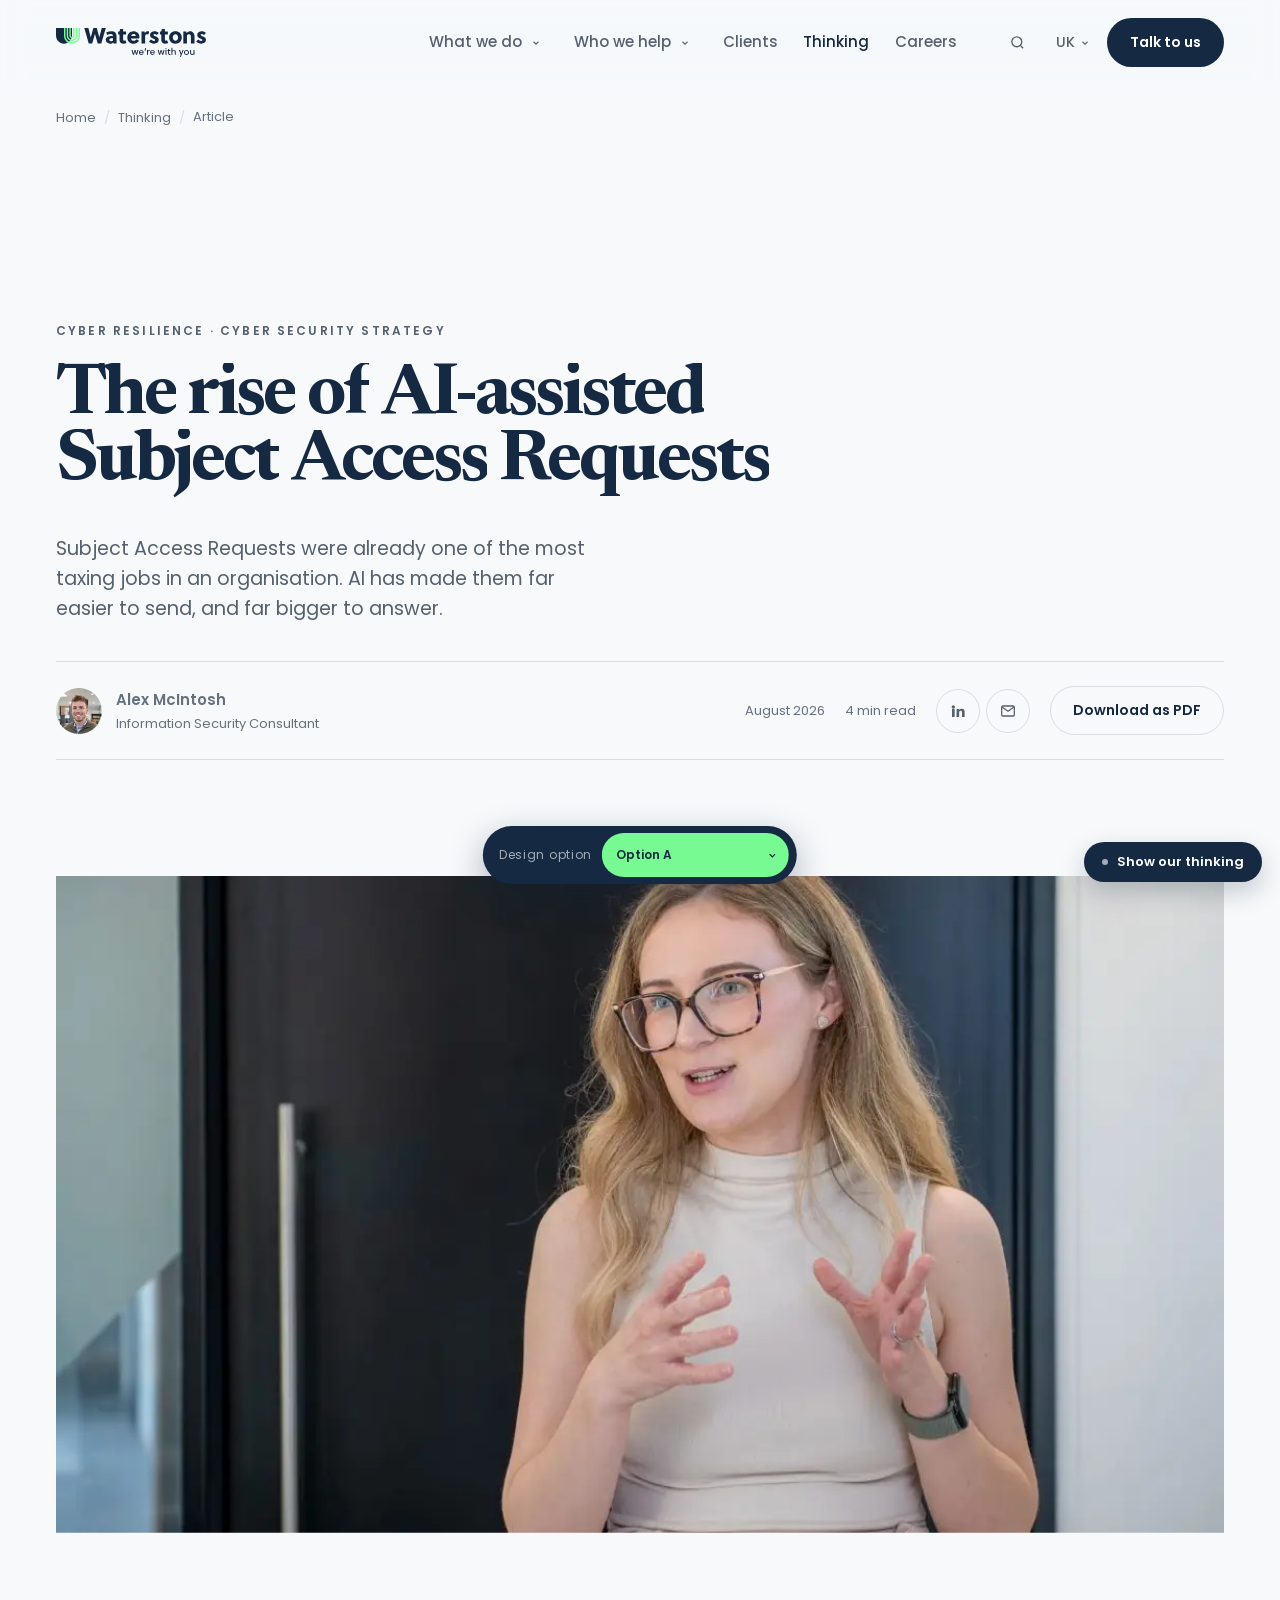
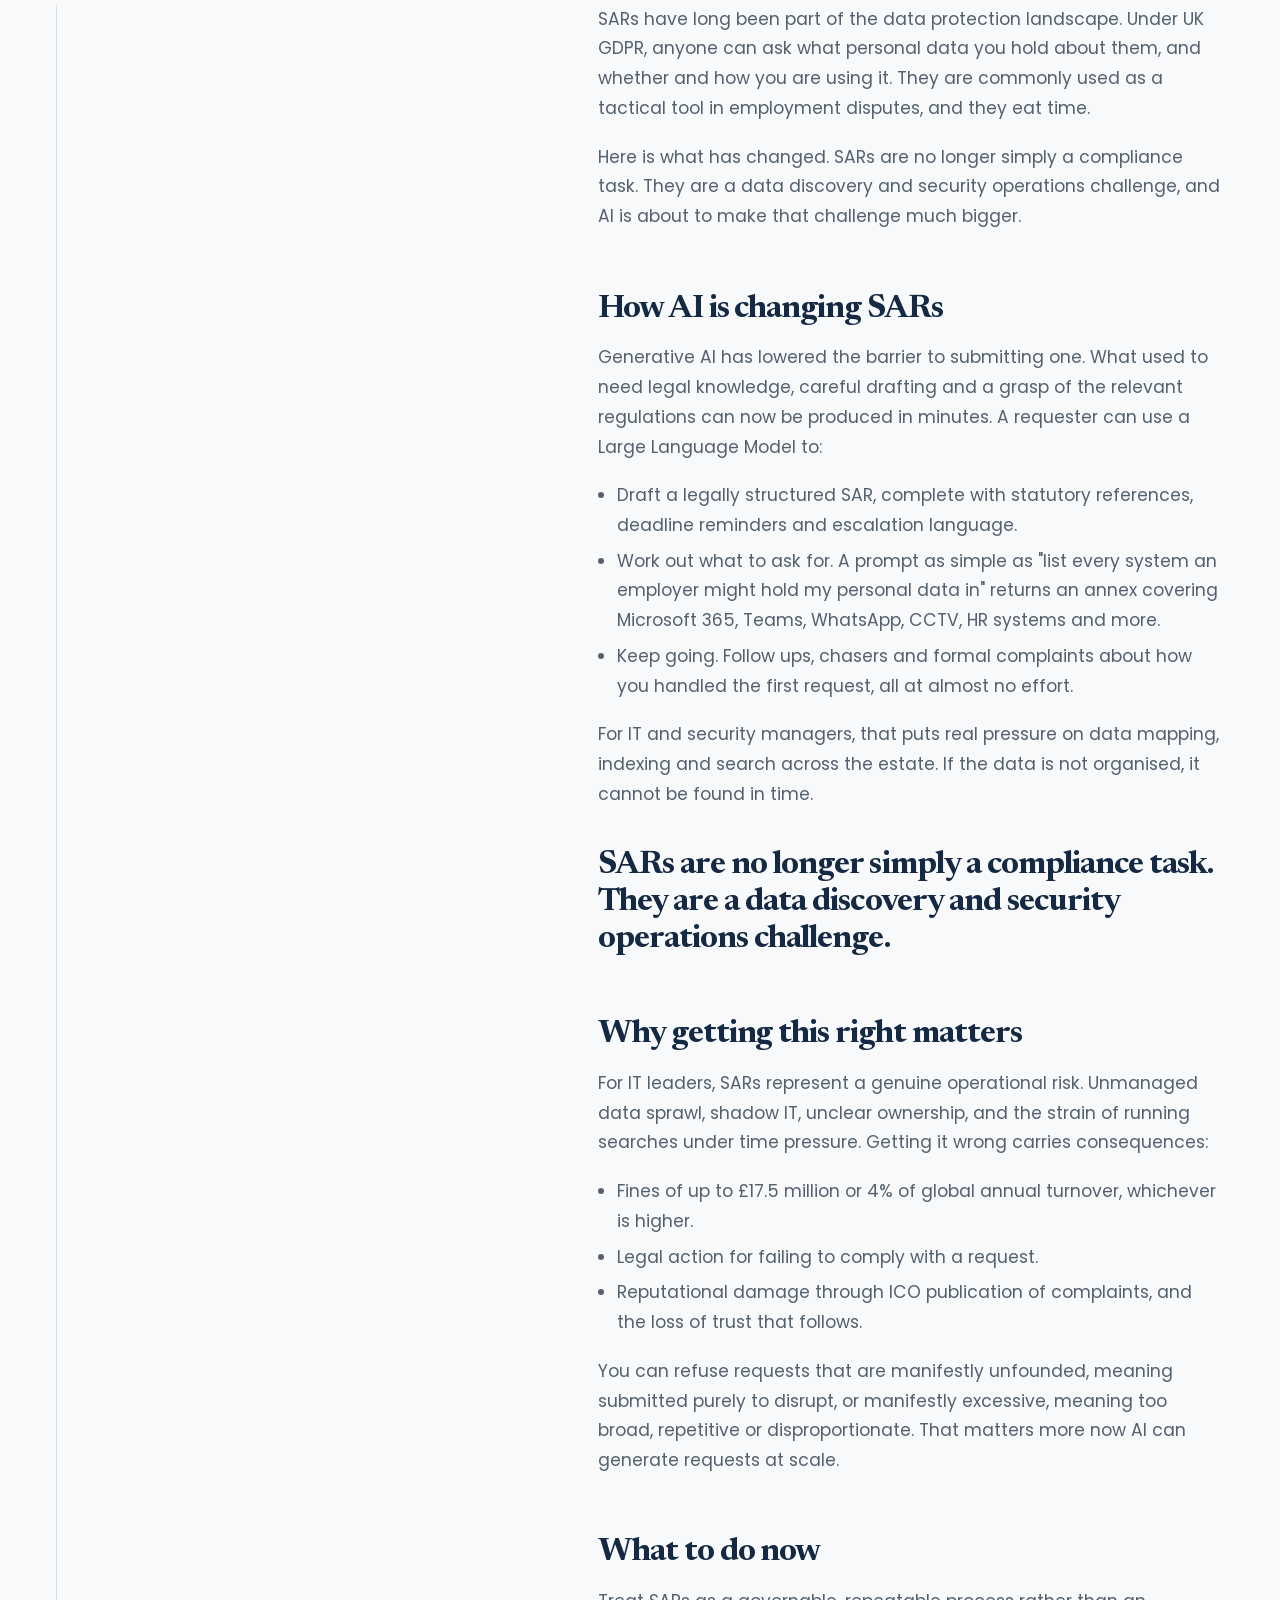
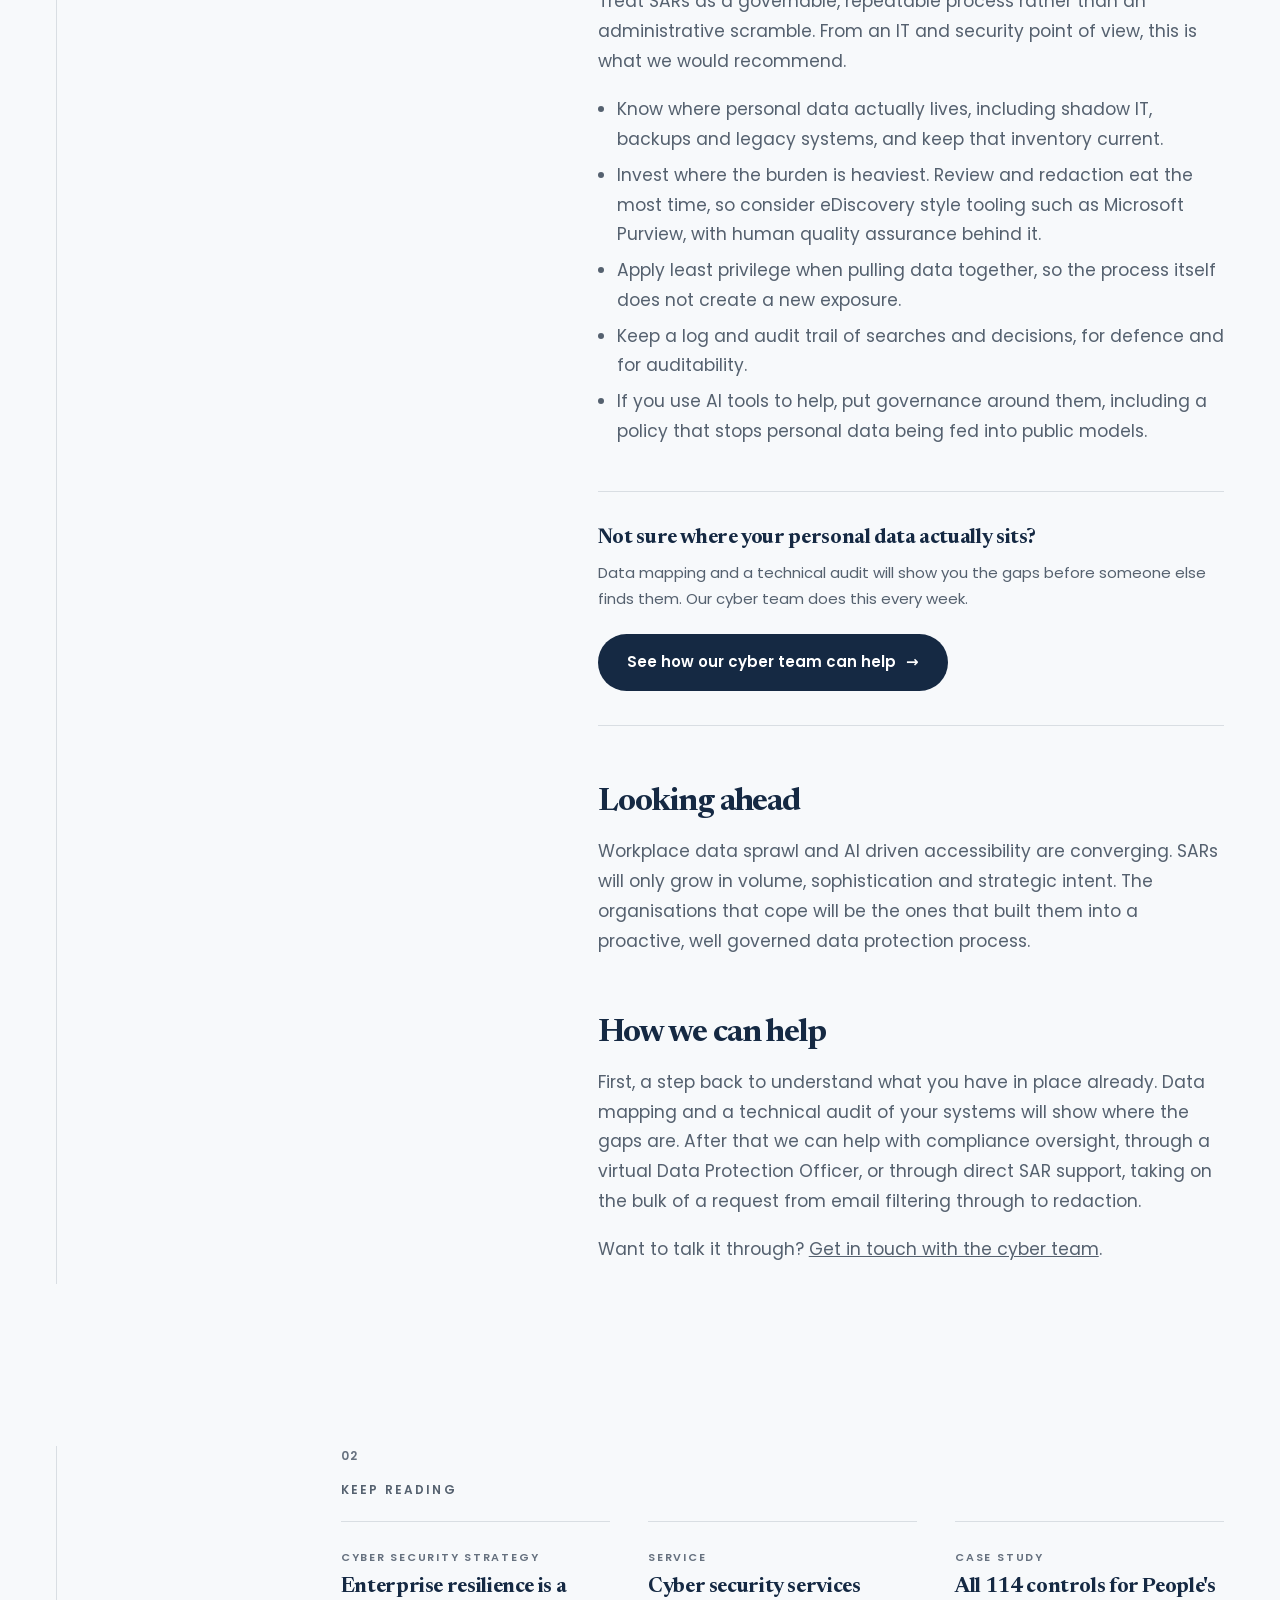
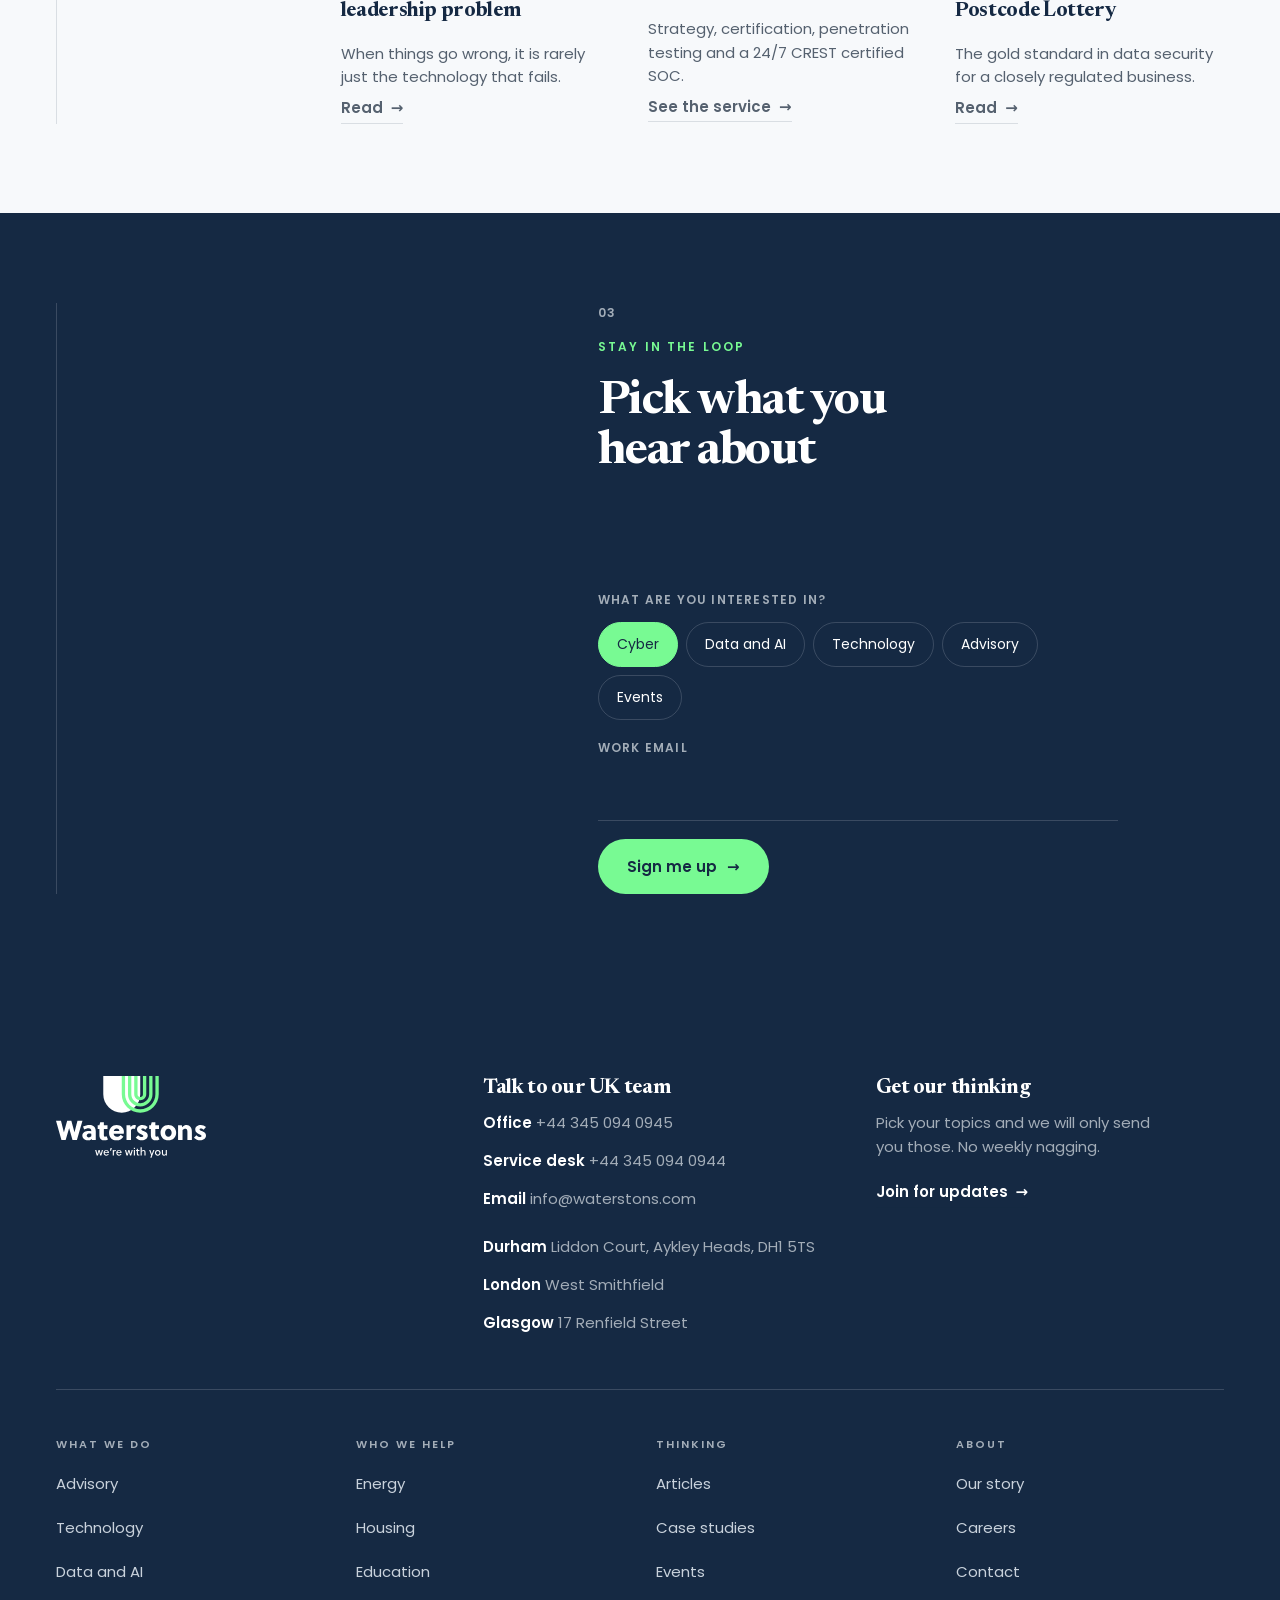
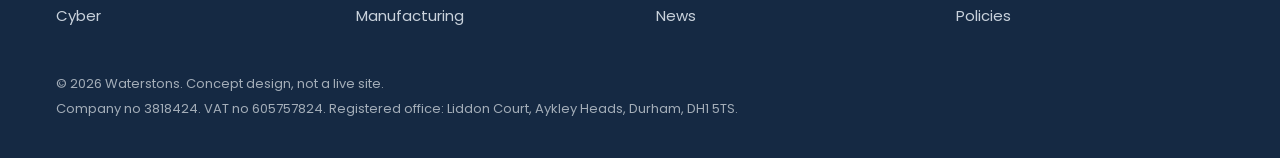
<file: site/insights/rise-ai-assisted-subject-access-requests.html>
<!doctype html>
<html lang="en-GB" data-region="uk">
<head>
<meta charset="utf-8">
<meta name="viewport" content="width=device-width, initial-scale=1, viewport-fit=cover">
<meta name="robots" content="noindex,nofollow">
<title>The rise of AI-assisted Subject Access Requests | Waterstons</title>
<link rel="preload" as="font" type="font/woff2" href="../../assets/fonts/newsreader-subset.woff2" crossorigin>
<link rel="preload" as="font" type="font/woff2" href="../../assets/fonts/poppins-400.woff2" crossorigin>
<link rel="preload" as="image" href="../../assets/img/article-lead-1120.webp"
      imagesrcset="../../assets/img/article-lead-560.webp 560w, ../../assets/img/article-lead-900.webp 900w, ../../assets/img/article-lead-1120.webp 1120w" imagesizes="(min-width:1360px) 1248px, 92vw" fetchpriority="high">
<script type="application/ld+json">{"@context":"https://schema.org","@graph":[{"@type":"Organization","name":"Waterstons","description":"Technology and growth partners. A technology consultancy working across advisory, technology, data and AI, and cyber.","address":{"@type":"PostalAddress","streetAddress":"Liddon Court, Aykley Heads","addressLocality":"Durham","postalCode":"DH1 5TS","addressCountry":"GB"},"telephone":"+44 345 094 0945","email":"info@waterstons.com","logo":"../../assets/brand/logo.svg"},{"@type":"Article","headline":"The rise of AI-assisted Subject Access Requests","description":"AI has lowered the bar for submitting a Subject Access Request. Your data governance has to rise to meet it.","author":{"@type":"Person","name":"Alex McIntosh"},"publisher":{"@type":"Organization","name":"Waterstons"}},{"@type":"BreadcrumbList","itemListElement":[{"@type":"ListItem","position":1,"name":"Home","item":"../../site/index.html"},{"@type":"ListItem","position":2,"name":"Insights","item":"../../site/index.html#thinking"},{"@type":"ListItem","position":3,"name":"The rise of AI-assisted Subject Access Requests"}]}]}</script><link rel="stylesheet" href="../../assets/css/site.css">
<link rel="stylesheet" href="../../assets/css/switcher.css">
<link rel="icon" href="../../assets/brand/logo.svg" type="image/svg+xml">
</head>
<body>
<a class="w-skip" href="#main">Skip to content</a>
<p class="w-sr-only" id="w-region-live" role="status" aria-live="polite"></p>

<header class="w-header">
  <div class="w-header__in">
    <a class="w-header__logo" href="../../site/index.html" aria-label="Waterstons home">
      <img src="../../assets/brand/logo.svg" alt="Waterstons" width="361" height="70">
    </a>
    <nav class="w-nav" aria-label="Main">
      <div class="w-has">
        <a class="w-nav__link" href="../../site/services/cyber.html">What we do</a>
        <button class="w-nav__b" type="button" aria-expanded="false" aria-controls="w-d-serv"
                aria-label="Open the What we do menu" data-drop>
          <svg width="10" height="10" viewBox="0 0 24 24" fill="none" stroke="currentColor" stroke-width="2.8" aria-hidden="true"><path d="m6 9 6 6 6-6"/></svg>
        </button>
      <div class="w-drop" id="w-d-serv" hidden>
        <div class="w-drop__in">
          <a class="w-drop__a" href="../../site/services/cyber.html">
            <span class="w-drop__t">Cyber security</span>
            <span class="w-drop__d">Audits, detection and response, penetration testing and certification.</span>
          </a>
          <a class="w-drop__a" href="../../site/index.html#work">
            <span class="w-drop__t">Technology</span>
            <span class="w-drop__d">Infrastructure, connectivity, workplace systems and 24/7 managed IT.</span>
          </a>
          <a class="w-drop__a" href="../../site/index.html#work">
            <span class="w-drop__t">Data and AI</span>
            <span class="w-drop__d">Software development, automation, and AI your people will actually use.</span>
          </a>
          <a class="w-drop__a" href="../../site/index.html#work">
            <span class="w-drop__t">Advisory</span>
            <span class="w-drop__d">A fresh pair of eyes, so you can step back and make a clear decision.</span>
          </a>
        </div>
      </div>
      </div>
      <div class="w-has">
        <a class="w-nav__link" href="../../site/index.html#sectors">Who we help</a>
        <button class="w-nav__b" type="button" aria-expanded="false" aria-controls="w-d-sect"
                aria-label="Open the Who we help menu" data-drop>
          <svg width="10" height="10" viewBox="0 0 24 24" fill="none" stroke="currentColor" stroke-width="2.8" aria-hidden="true"><path d="m6 9 6 6 6-6"/></svg>
        </button>
      <div class="w-drop" id="w-d-sect" hidden>
        <div class="w-drop__in">
          <a class="w-drop__a" href="../../site/index.html#sectors">
            <span class="w-drop__t">Energy</span>
            <span class="w-drop__d">Critical national infrastructure, the CAF, and operational technology.</span>
          </a>
          <a class="w-drop__a" href="../../site/index.html#sectors">
            <span class="w-drop__t">Housing and social care</span>
            <span class="w-drop__d">Tenant data, a wide supplier base, resilience as a duty of care.</span>
          </a>
          <a class="w-drop__a" href="../../site/index.html#sectors">
            <span class="w-drop__t">Education</span>
            <span class="w-drop__d">Open networks, research data, funders asking for certification.</span>
          </a>
          <a class="w-drop__a" href="../../site/index.html#sectors">
            <span class="w-drop__t">Manufacturing</span>
            <span class="w-drop__d">Shop floor systems never designed to face the internet.</span>
          </a>
        </div>
      </div>
      </div>
      <a class="w-nav__link" href="../../site/index.html#clients">Clients</a>
      <a class="w-nav__link" href="../../site/insights/rise-ai-assisted-subject-access-requests.html" aria-current="page">Thinking</a>
      <a class="w-nav__link" href="../../site/index.html#careers">Careers</a>
    </nav>
    <div class="w-header__tools">
      <button class="w-icon" type="button" data-search-open aria-label="Search this site">
        <svg width="17" height="17" viewBox="0 0 24 24" fill="none" stroke="currentColor" stroke-width="1.9" aria-hidden="true"><circle cx="11" cy="11" r="7"/><path d="m20 20-3.5-3.5"/></svg>
      </button>
      <button class="w-icon" type="button" data-region-toggle aria-label="Region UK, switch to Australia">
        <span data-region-label>UK</span>
        <svg width="10" height="10" viewBox="0 0 24 24" fill="none" stroke="currentColor" stroke-width="2.6" aria-hidden="true"><path d="m6 9 6 6 6-6"/></svg>
      </button>
      <a class="w-btn w-btn--primary w-btn--sm" href="../../site/services/cyber.html#enquiry"><span class="w-btn__l">Talk to us</span></a>
      <button class="w-icon w-icon--menu" type="button" data-menu-open aria-expanded="false"
              aria-controls="w-menu" aria-label="Menu">
        <svg width="17" height="17" viewBox="0 0 24 24" fill="none" stroke="currentColor" stroke-width="1.9" aria-hidden="true"><path d="M3 7h18M3 17h18"/></svg>
      </button>
    </div>
  </div>
</header>

<!-- Below 1000px the main nav is hidden, and until this existed nothing replaced
     it: Option A, the option with the most pages, had no way to reach any of
     them on a tablet or a part-width window. -->
<div id="w-menu" class="w-menu" role="dialog" aria-modal="true" aria-labelledby="w-mtitle" hidden>
  <div class="w-menu__in">
    <div class="w-menu__top">
      <span class="w-eyebrow" id="w-mtitle">Menu</span>
      <button class="w-icon" type="button" data-menu-close aria-label="Close menu">
        <svg width="15" height="15" viewBox="0 0 24 24" fill="none" stroke="currentColor" stroke-width="2" aria-hidden="true"><path d="M5 5l14 14M19 5 5 19"/></svg>
      </button>
    </div>
    <nav aria-label="All pages">
      <a class="w-menu__a" href="../../site/index.html"><span class="w-menu__t">Home</span></a>
      <span class="w-menu__h">What we do</span>
      <a class="w-menu__a w-menu__a--sub" href="../../site/services/cyber.html"><span class="w-menu__t">Cyber security</span></a>
      <a class="w-menu__a w-menu__a--sub" href="../../site/index.html#work"><span class="w-menu__t">Technology</span></a>
      <a class="w-menu__a w-menu__a--sub" href="../../site/index.html#work"><span class="w-menu__t">Data and AI</span></a>
      <a class="w-menu__a w-menu__a--sub" href="../../site/index.html#work"><span class="w-menu__t">Advisory</span></a>
      <span class="w-menu__h">Who we help</span>
      <a class="w-menu__a w-menu__a--sub" href="../../site/index.html#sectors"><span class="w-menu__t">Energy</span></a>
      <a class="w-menu__a w-menu__a--sub" href="../../site/index.html#sectors"><span class="w-menu__t">Housing and social care</span></a>
      <a class="w-menu__a w-menu__a--sub" href="../../site/index.html#sectors"><span class="w-menu__t">Education</span></a>
      <a class="w-menu__a w-menu__a--sub" href="../../site/index.html#sectors"><span class="w-menu__t">Manufacturing</span></a>
      <a class="w-menu__a" href="../../site/index.html#clients"><span class="w-menu__t">Clients</span></a>
      <a class="w-menu__a" href="../../site/insights/rise-ai-assisted-subject-access-requests.html"><span class="w-menu__t">Thinking</span></a>
      <a class="w-menu__a" href="../../site/index.html#careers"><span class="w-menu__t">Careers</span></a>
      <a class="w-menu__a" href="../../site/services/cyber.html#enquiry"><span class="w-menu__t">Talk to us</span></a>
    </nav>
  </div>
</div>

<main id="main">
<div class="w-wrap">
  <nav class="w-crumb" aria-label="Breadcrumb">
    <ol><li><a href="../../site/index.html">Home</a></li><li><a href="rise-ai-assisted-subject-access-requests.html">Thinking</a></li>
    <li><span aria-current="page">Article</span></li></ol>
  </nav>
</div>

<section class="w-hero" id="article">
  <div class="w-wrap">
    <span class="w-eyebrow w-rev">Cyber resilience &middot; Cyber security strategy</span>
    <h1 data-words style="max-width:18ch;font-size:clamp(2.6rem,5.6vw,5.2rem)">The rise of AI-assisted Subject Access Requests</h1>
    <p class="w-lead w-rev w-rev--d1">Subject Access Requests were already one of the most taxing jobs in an organisation. AI has made them far easier to send, and far bigger to answer.</p>
    <div class="w-meta w-rev w-rev--d2" style="margin-top:38px">
      <div class="w-author">
        <img src="../../assets/img/author-alex-mcintosh-176.webp"
             srcset="../../assets/img/author-alex-mcintosh-88.webp 88w, ../../assets/img/author-alex-mcintosh-176.webp 176w"
             sizes="46px" width="176" height="176" alt="Alex McIntosh">
        <span><b>Alex McIntosh</b><span>Information Security Consultant</span></span>
      </div>
      <div class="w-facts">
        <span><time datetime="2026-08">August 2026</time></span>
        <span>4 min read</span>
        <div class="w-share">
          <a href="https://www.linkedin.com/sharing/share-offsite/?url=https%3A%2F%2Fwww.waterstons.com%2Finsights%2Farticles%2Frise-ai-assisted-subject-access-requests" rel="noopener" aria-label="Share this article on LinkedIn">
            <svg width="16" height="16" viewBox="0 0 24 24" fill="currentColor" aria-hidden="true"><path d="M4.98 3.5a2.5 2.5 0 1 1 0 5 2.5 2.5 0 0 1 0-5zM3 9h4v12H3zM10 9h3.8v1.7h.05c.53-.95 1.83-1.95 3.76-1.95C21.3 8.75 22 11.1 22 14.2V21h-4v-6c0-1.43-.03-3.27-2-3.27-2 0-2.3 1.55-2.3 3.16V21h-4z"/></svg></a>
          <a href="mailto:?subject=The%20rise%20of%20AI-assisted%20Subject%20Access%20Requests&body=Thought%20this%20was%20worth%20a%20read%3A%20https%3A//www.waterstons.com/insights/articles/rise-ai-assisted-subject-access-requests" aria-label="Share this article by email">
            <svg width="16" height="16" viewBox="0 0 24 24" fill="none" stroke="currentColor" stroke-width="1.9" aria-hidden="true"><rect x="2.5" y="4.5" width="19" height="15" rx="2"/><path d="m3 6 9 6.5L21 6"/></svg></a>
        </div>
        <a class="w-btn w-btn--ghost w-btn--sm" href="#article"><span class="w-btn__l">Download as PDF</span></a>
      </div>
    </div>
  </div>
  <div class="w-think"><b>01</b><p>A named author with a real photograph, a reading time and a PDF option, because a due diligence visitor wants to know who is talking.</p></div>
</section>

<div class="w-wrap">
  <div class="w-media w-media--16x9 w-wipe">
    <img src="../../assets/img/article-lead-1120.webp"
         srcset="../../assets/img/article-lead-560.webp 560w, ../../assets/img/article-lead-900.webp 900w, ../../assets/img/article-lead-1120.webp 1120w"
         sizes="(min-width:1360px) 1248px, 92vw" width="1120" height="630" fetchpriority="high"
         alt="A Waterstons colleague explaining a point, hands mid gesture, in the Durham office.">
  </div>
</div>

<section class="w-sec">
  <div class="w-wrap">
    <div class="w-offset">
      <div class="w-offset__rule"></div>
      <div class="w-offset__body">
        <div class="w-article">
          <p>SARs have long been part of the data protection landscape. Under UK GDPR, anyone can ask what personal data you hold about them, and whether and how you are using it. They are commonly used as a tactical tool in employment disputes, and they eat time.</p>
          <p>Here is what has changed. SARs are no longer simply a compliance task. They are a data discovery and security operations challenge, and AI is about to make that challenge much bigger.</p>

          <h2>How AI is changing SARs</h2>
          <p>Generative AI has lowered the barrier to submitting one. What used to need legal knowledge, careful drafting and a grasp of the relevant regulations can now be produced in minutes. A requester can use a Large Language Model to:</p>
          <ul>
            <li>Draft a legally structured SAR, complete with statutory references, deadline reminders and escalation language.</li>
            <li>Work out what to ask for. A prompt as simple as "list every system an employer might hold my personal data in" returns an annex covering Microsoft 365, Teams, WhatsApp, CCTV, HR systems and more.</li>
            <li>Keep going. Follow ups, chasers and formal complaints about how you handled the first request, all at almost no effort.</li>
          </ul>
          <p>For IT and security managers, that puts real pressure on data mapping, indexing and search across the estate. If the data is not organised, it cannot be found in time.</p>

          <blockquote class="w-pull"><p>SARs are no longer simply a compliance task. They are a data discovery and security operations challenge.</p></blockquote>

          <h2>Why getting this right matters</h2>
          <p>For IT leaders, SARs represent a genuine operational risk. Unmanaged data sprawl, shadow IT, unclear ownership, and the strain of running searches under time pressure. Getting it wrong carries consequences:</p>
          <ul>
            <li>Fines of up to &pound;17.5 million or 4% of global annual turnover, whichever is higher.</li>
            <li>Legal action for failing to comply with a request.</li>
            <li>Reputational damage through ICO publication of complaints, and the loss of trust that follows.</li>
          </ul>
          <p>You can refuse requests that are manifestly unfounded, meaning submitted purely to disrupt, or manifestly excessive, meaning too broad, repetitive or disproportionate. That matters more now AI can generate requests at scale.</p>

          <h2>What to do now</h2>
          <p>Treat SARs as a governable, repeatable process rather than an administrative scramble. From an IT and security point of view, this is what we would recommend.</p>
          <ul>
            <li>Know where personal data actually lives, including shadow IT, backups and legacy systems, and keep that inventory current.</li>
            <li>Invest where the burden is heaviest. Review and redaction eat the most time, so consider eDiscovery style tooling such as Microsoft Purview, with human quality assurance behind it.</li>
            <li>Apply least privilege when pulling data together, so the process itself does not create a new exposure.</li>
            <li>Keep a log and audit trail of searches and decisions, for defence and for auditability.</li>
            <li>If you use AI tools to help, put governance around them, including a policy that stops personal data being fed into public models.</li>
          </ul>

          <aside class="w-inline">
            <h3>Not sure where your personal data actually sits?</h3>
            <p>Data mapping and a technical audit will show you the gaps before someone else finds them. Our cyber team does this every week.</p>
            <a class="w-btn w-btn--primary" href="../../site/services/cyber.html"><span class="w-btn__l">See how our cyber team can help <span class="w-arrow" aria-hidden="true">&rarr;</span></span></a>
          </aside>

          <h2>Looking ahead</h2>
          <p>Workplace data sprawl and AI driven accessibility are converging. SARs will only grow in volume, sophistication and strategic intent. The organisations that cope will be the ones that built them into a proactive, well governed data protection process.</p>

          <h2>How we can help</h2>
          <p>First, a step back to understand what you have in place already. Data mapping and a technical audit of your systems will show where the gaps are. After that we can help with compliance oversight, through a virtual Data Protection Officer, or through direct SAR support, taking on the bulk of a request from email filtering through to redaction.</p>
          <p>Want to talk it through? <a href="../../site/services/cyber.html#enquiry">Get in touch with the cyber team</a>.</p>
        </div>
      </div>
    </div>
  </div>
</section>

<section class="w-sec w-sec--short" id="related">
  <div class="w-wrap">
    <div class="w-offset w-offset--wide">
      <div class="w-offset__rule"></div>
      <div class="w-offset__body">
        <span class="w-num w-rev">02</span>
        <span class="w-eyebrow w-rev">Keep reading</span>
        <ul class="w-cards w-cards--3" style="margin-top:12px">
          <li class="w-card"><span class="w-card__tag">Cyber security strategy</span>
            <h3><a class="w-card__a" href="#related">Enterprise resilience is a leadership problem</a></h3>
            <p>When things go wrong, it is rarely just the technology that fails.</p>
            <p class="w-card__foot"><span class="w-link">Read <span class="w-arrow" aria-hidden="true">&rarr;</span></span></p></li>
          <li class="w-card"><span class="w-card__tag">Service</span>
            <h3><a class="w-card__a" href="../../site/services/cyber.html">Cyber security services</a></h3>
            <p>Strategy, certification, penetration testing and a 24/7 CREST certified SOC.</p>
            <p class="w-card__foot"><span class="w-link">See the service <span class="w-arrow" aria-hidden="true">&rarr;</span></span></p></li>
          <li class="w-card"><span class="w-card__tag">Case study</span>
            <h3><a class="w-card__a" href="../../site/services/cyber.html#case">All 114 controls for People's Postcode Lottery</a></h3>
            <p>The gold standard in data security for a closely regulated business.</p>
            <p class="w-card__foot"><span class="w-link">Read <span class="w-arrow" aria-hidden="true">&rarr;</span></span></p></li>
        </ul>
      </div>
    </div>
  </div>
  <div class="w-think"><b>02</b><p>Related content points sideways into a service and a case study, so a reader who is now interested has somewhere commercial to go.</p></div>
</section>

<section class="w-sec w-sec--short w-band--navy" id="newsletter">
  <div class="w-wrap">
    <div class="w-offset">
      <div class="w-offset__rule"></div>
      <div class="w-offset__body">
        <span class="w-num w-rev">03</span>
        <span class="w-eyebrow w-rev">Stay in the loop</span>
        <h2 class="w-rev" style="max-width:12ch">Pick what you hear about</h2>
        <p class="w-lead w-rev w-rev--d1">No weekly nagging, no gated whitepapers. Choose your topics and we will only send you those.</p>
        <form class="w-form w-rev w-rev--d2" data-mock novalidate style="margin-top:30px">
          <fieldset class="w-topics">
            <legend>What are you interested in?</legend>
            <label class="w-topic"><input type="checkbox" name="topic" value="cyber" checked><span>Cyber</span></label>
            <label class="w-topic"><input type="checkbox" name="topic" value="data"><span>Data and AI</span></label>
            <label class="w-topic"><input type="checkbox" name="topic" value="tech"><span>Technology</span></label>
            <label class="w-topic"><input type="checkbox" name="topic" value="advisory"><span>Advisory</span></label>
            <label class="w-topic"><input type="checkbox" name="topic" value="events"><span>Events</span></label>
          </fieldset>
          <div class="w-field"><label for="nl-e">Work email</label><input id="nl-e" name="email" type="email" autocomplete="email" required></div>
          <div class="w-hp" aria-hidden="true"><label for="nl-w">Leave this field empty</label><input id="nl-w" name="website" type="text" tabindex="-1" autocomplete="off"></div>
          <div><button class="w-btn w-btn--green" type="submit"><span class="w-btn__l">Sign me up <span class="w-arrow" aria-hidden="true">&rarr;</span></span></button></div>
          <p class="w-note" data-mock-note hidden>Thanks. In the live build you would get a confirmation email to click before anything is sent. This concept does not submit anything.</p>
        </form>
      </div>
    </div>
  </div>
  <div class="w-think"><b>03</b><p>Topic choices mean the newsletter is relevant from the first send, native and styled to match rather than a dropped in Mailchimp widget, with double opt in behind it.</p></div>
</section>
</main>

<footer class="w-footer">
  <div class="w-wrap">
    <div class="w-footer__top">
      <div><img class="w-footer__logo" src="../../assets/brand/logo--stacked-white.svg" alt="Waterstons. We're with you." width="200" height="110"></div>
      <div>
        <h3>Talk to our <span data-uk="UK" data-au="Australian">UK</span> team</h3>
        <ul class="w-clist">
          <li><b>Office</b> <a href="tel:+443450940945" data-uk="+44 345 094 0945" data-au="+61 2 9160 8430" data-uk-href="tel:+443450940945" data-au-href="tel:+61291608430">+44 345 094 0945</a></li>
          <li><b>Service desk</b> <a href="tel:+443450940944" data-uk="+44 345 094 0944" data-au="+61 2 9160 8445" data-uk-href="tel:+443450940944" data-au-href="tel:+61291608445">+44 345 094 0944</a></li>
          <li><b>Email</b> <a href="mailto:info@waterstons.com" data-uk="info@waterstons.com" data-au="info@waterstons.com.au" data-uk-href="mailto:info@waterstons.com" data-au-href="mailto:info@waterstons.com.au">info@waterstons.com</a></li>
        </ul>
        <ul class="w-clist" style="margin-top:18px">
          <li data-region-only="uk"><b>Durham</b> <span>Liddon Court, Aykley Heads, DH1 5TS</span></li>
          <li data-region-only="uk"><b>London</b> <span>West Smithfield</span></li>
          <li data-region-only="uk"><b>Glasgow</b> <span>17 Renfield Street</span></li>
          <li data-region-only="au" hidden><b>Sydney</b> <span>4.03, 6 Eden Park Drive, Macquarie Park, NSW 2113</span></li>
        </ul>
      </div>
      <div>
        <h3>Get our thinking</h3>
        <p style="font-size:15px;color:var(--on-dark-mute);max-width:32ch">Pick your topics and we will only send you those. No weekly nagging.</p>
        <a class="w-link" href="../../site/insights/rise-ai-assisted-subject-access-requests.html#newsletter">Join for updates <span class="w-arrow" aria-hidden="true">&rarr;</span></a>
      </div>
    </div>
    <div class="w-footer__cols">
      <div><h3>What we do</h3><ul>
        <li><a href="../../site/index.html#work">Advisory</a></li><li><a href="../../site/index.html#work">Technology</a></li>
        <li><a href="../../site/index.html#work">Data and AI</a></li><li><a href="../../site/services/cyber.html">Cyber</a></li></ul></div>
      <div><h3>Who we help</h3><ul>
        <li><a href="../../site/index.html#sectors">Energy</a></li><li><a href="../../site/index.html#sectors">Housing</a></li>
        <li><a href="../../site/index.html#sectors">Education</a></li><li><a href="../../site/index.html#sectors">Manufacturing</a></li></ul></div>
      <div><h3>Thinking</h3><ul>
        <li><a href="../../site/insights/rise-ai-assisted-subject-access-requests.html">Articles</a></li>
        <li><a href="../../site/services/cyber.html#case">Case studies</a></li>
        <li><a href="../../site/index.html#thinking">Events</a></li><li><a href="../../site/index.html#thinking">News</a></li></ul></div>
      <div><h3>About</h3><ul>
        <li><a href="../../site/index.html#story">Our story</a></li>
        <li><a href="https://careers.waterstons.com/" rel="noopener">Careers</a></li>
        <li><a href="../../site/services/cyber.html#enquiry">Contact</a></li>
        <li><a href="../../site/index.html#story">Policies</a></li></ul></div>
    </div>
    <div class="w-legal">
      <p>&copy; 2026 Waterstons. Concept design, not a live site.</p>
      <p>Company no 3818424. VAT no 605757824. Registered office: Liddon Court, Aykley Heads, Durham, DH1 5TS.</p>
    </div>
  </div>
</footer>

<div class="w-search" id="w-search" role="dialog" aria-modal="true" aria-labelledby="w-stitle" hidden>
  <div class="w-search__p">
    <h2 class="w-sr-only" id="w-stitle">Search Waterstons</h2>
    <form class="w-search__f" role="search" onsubmit="return false">
      <svg width="20" height="20" viewBox="0 0 24 24" fill="none" stroke="#152943" stroke-width="1.9" aria-hidden="true"><circle cx="11" cy="11" r="7"/><path d="m20 20-3.5-3.5"/></svg>
      <label class="w-sr-only" for="w-sinput">Search</label>
      <input id="w-sinput" type="search" value="cyber essentials" autocomplete="off">
      <button class="w-icon" type="button" data-search-close aria-label="Close search">
        <svg width="15" height="15" viewBox="0 0 24 24" fill="none" stroke="currentColor" stroke-width="2.2" aria-hidden="true"><path d="M5 5l14 14M19 5 5 19"/></svg>
      </button>
    </form>
    <div class="w-chips">
      <button class="w-chip" type="button" aria-pressed="true">Cyber</button>
      <button class="w-chip" type="button" aria-pressed="false">Housing</button>
      <button class="w-chip" type="button" aria-pressed="false">Education</button>
      <button class="w-chip" type="button" aria-pressed="false">Energy</button>
      <button class="w-chip" type="button" aria-pressed="false">Case studies</button>
      <button class="w-chip" type="button" aria-pressed="false">Articles</button>
    </div>
    <div class="w-sg"><h3>Services</h3><ul class="w-sr">
      <li><a href="../../site/services/cyber.html"><b>Cyber Essentials and ISO 27001</b><span>Certification start to finish, with our own assessors and auditors.</span></a></li>
      <li><a href="../../site/services/cyber.html#faq"><b>CAF audit and assurance</b><span>NCSC approved cyber advisor and Cyber Resilience Audit scheme provider.</span></a></li>
    </ul></div>
    <div class="w-sg"><h3>Case studies</h3><ul class="w-sr">
      <li><a href="../../site/services/cyber.html#case"><b>People's Postcode Lottery, all 114 controls</b><span>The gold standard in data security, under Gambling Commission scrutiny.</span></a></li>
      <li><a href="../../site/services/cyber.html#case"><b>ISO 27001:2022 at Queen Mary University of London</b><span>Certified across the whole IT Services department.</span></a></li>
    </ul></div>
    <div class="w-sg"><h3>Insights</h3><ul class="w-sr">
      <li><a href="../../site/insights/rise-ai-assisted-subject-access-requests.html"><b>The rise of AI-assisted Subject Access Requests</b><span>Article &middot; August 2026</span></a></li>
    </ul></div>
    <p class="w-sfoot">Indicative search design. Results are grouped by type and filtered by sector, service and format.</p>
  </div>
</div>

<button class="w-tt" type="button" aria-pressed="false">
  <span class="w-tt__d" aria-hidden="true"></span>
  <span class="w-tt__l">Show our thinking</span>
</button>
<script src="../../assets/js/site.js" defer></script>
<script src="../../assets/js/switcher.js" data-a-pages="/index.html /site/index.html /site/insights/rise-ai-assisted-subject-access-requests.html /site/services/cyber.html" data-b-pages="/site/index.html /site/sectors/energy.html /site/services/cyber.html" data-c-pages="/site/index.html /site/services/cyber.html" defer></script>
</body>
</html>
</file>
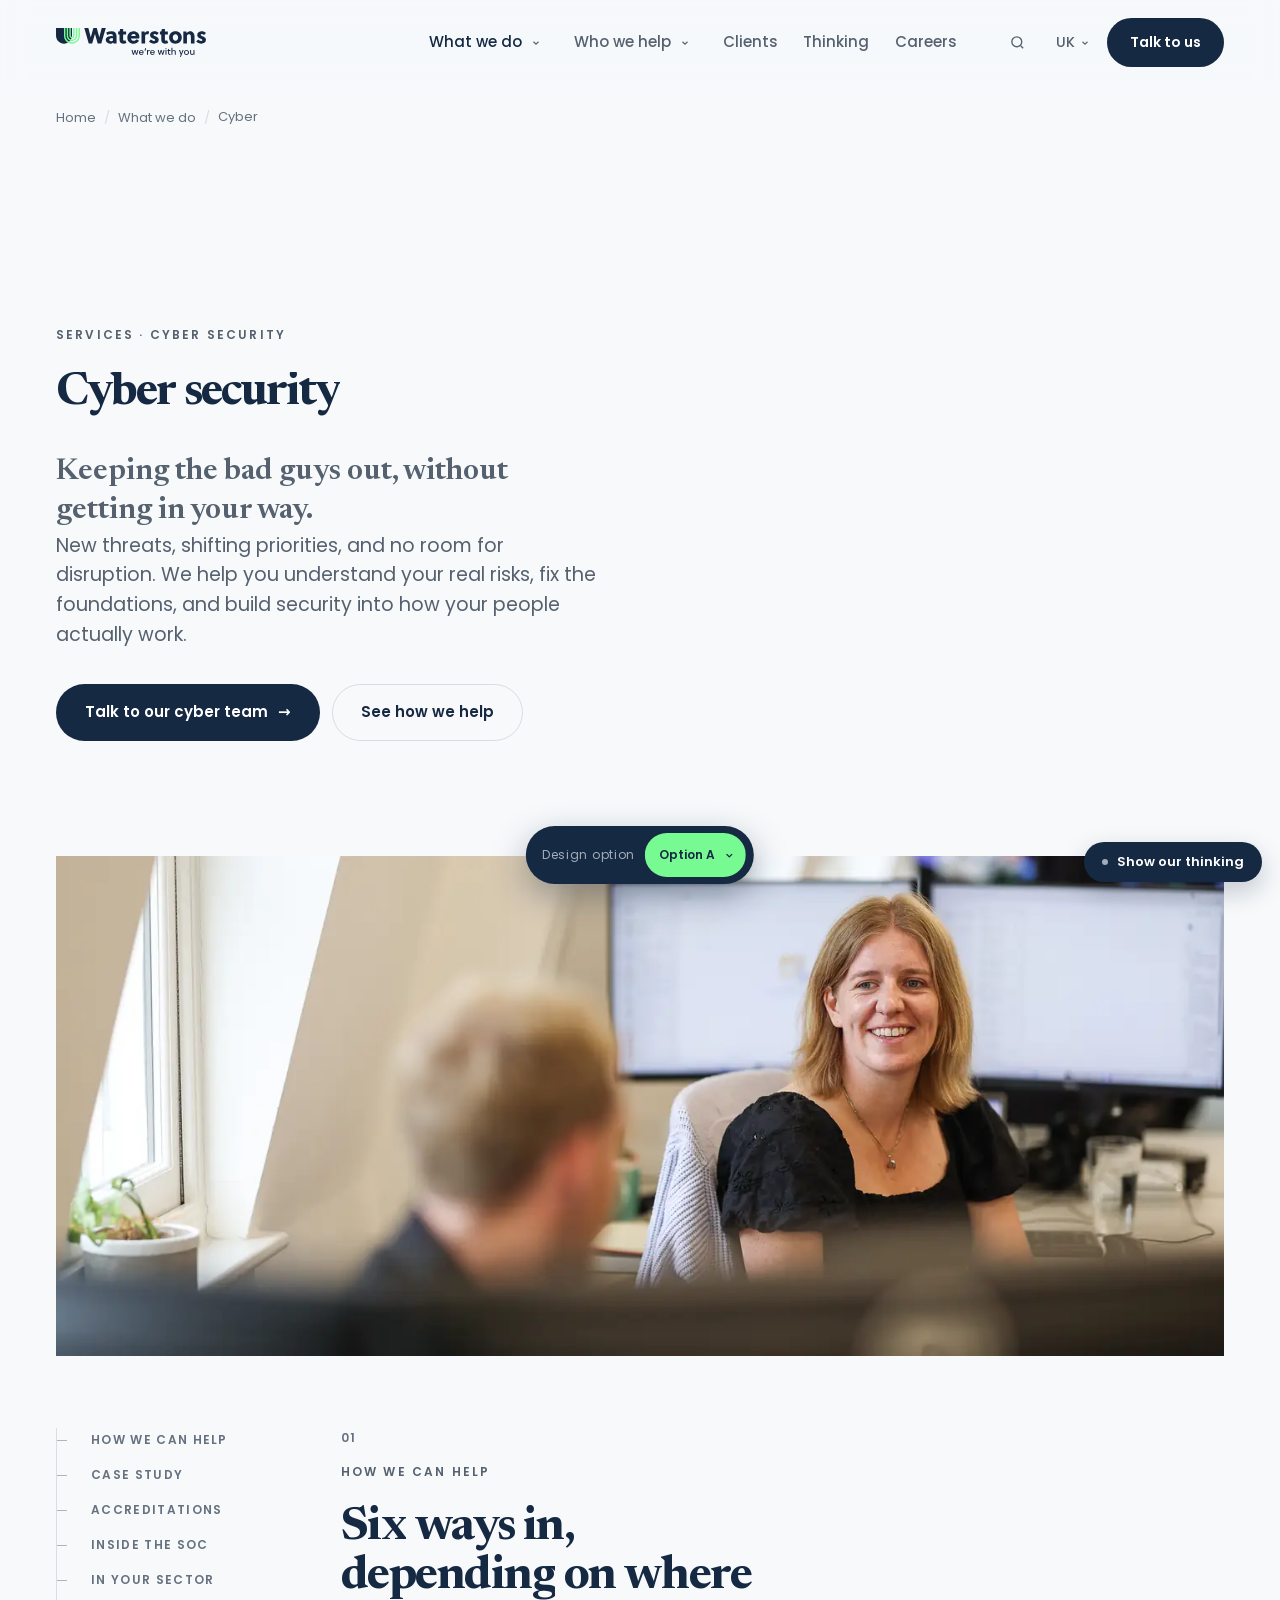
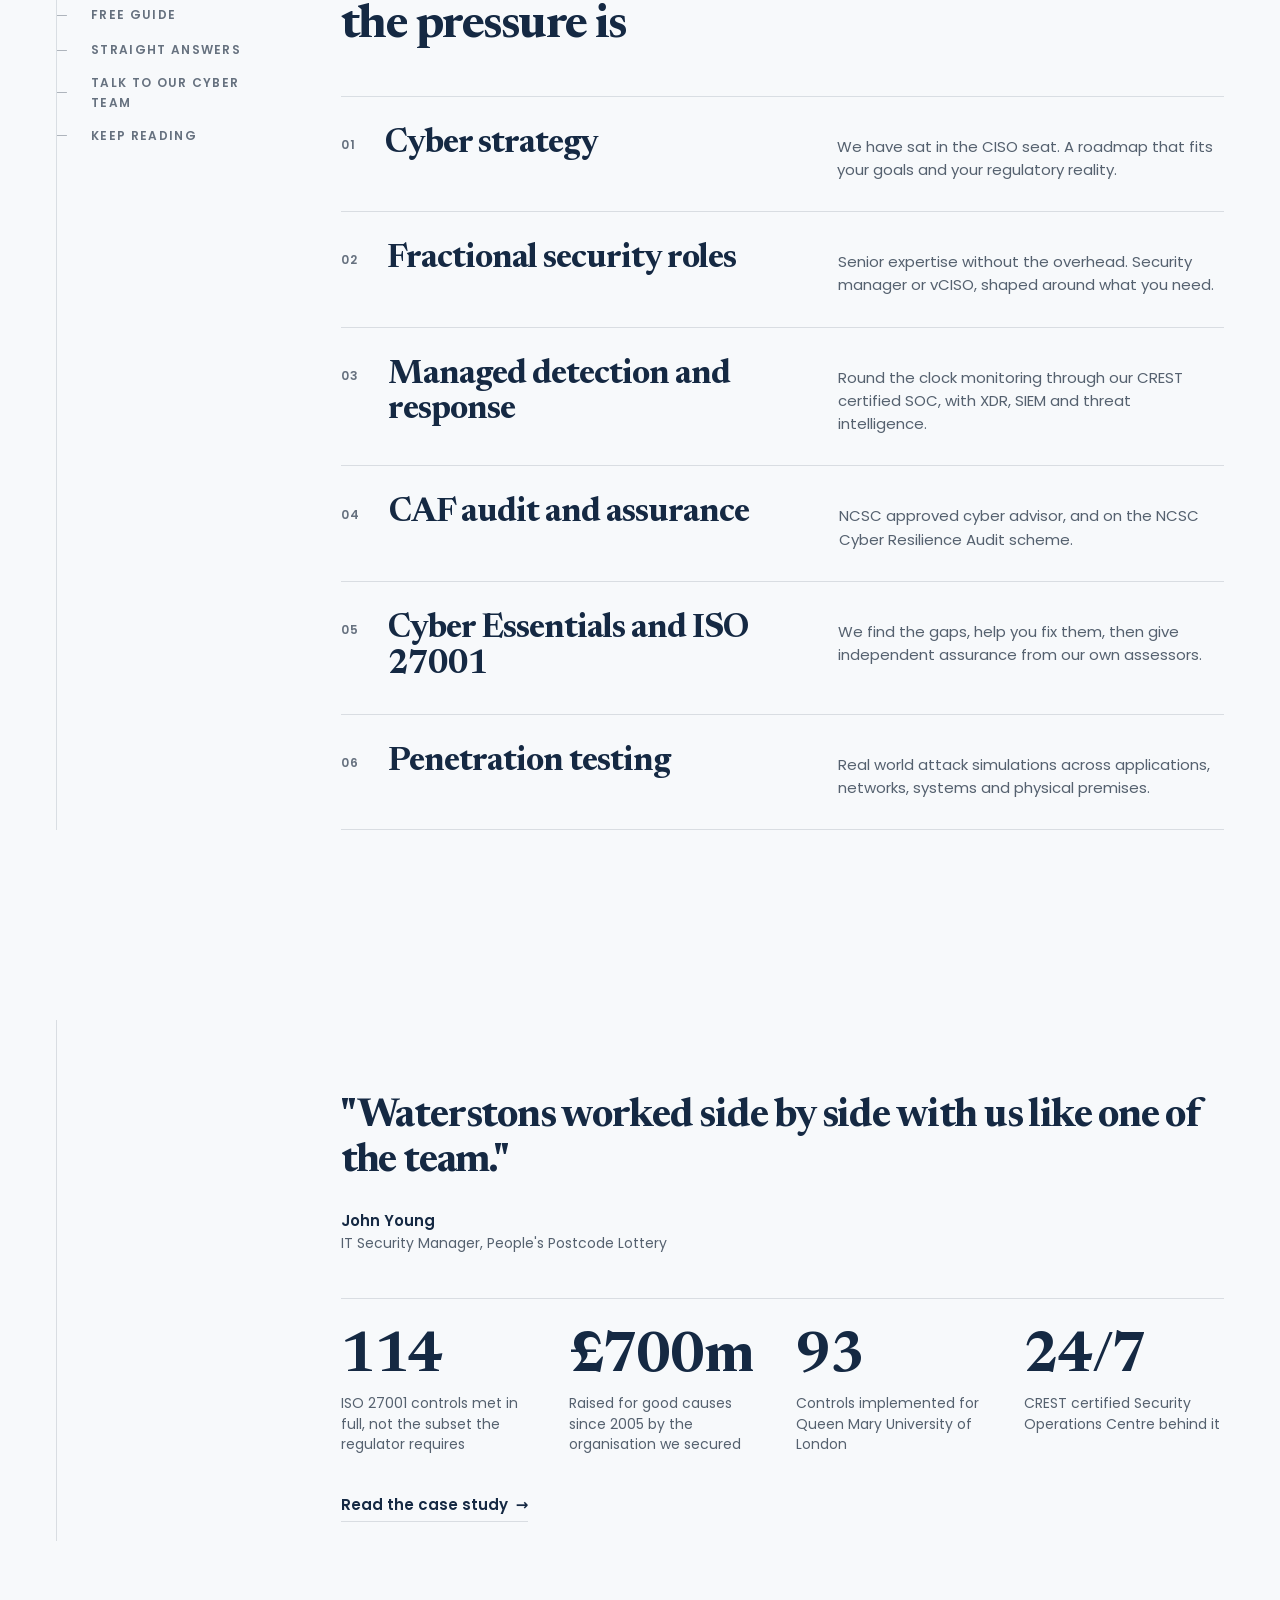
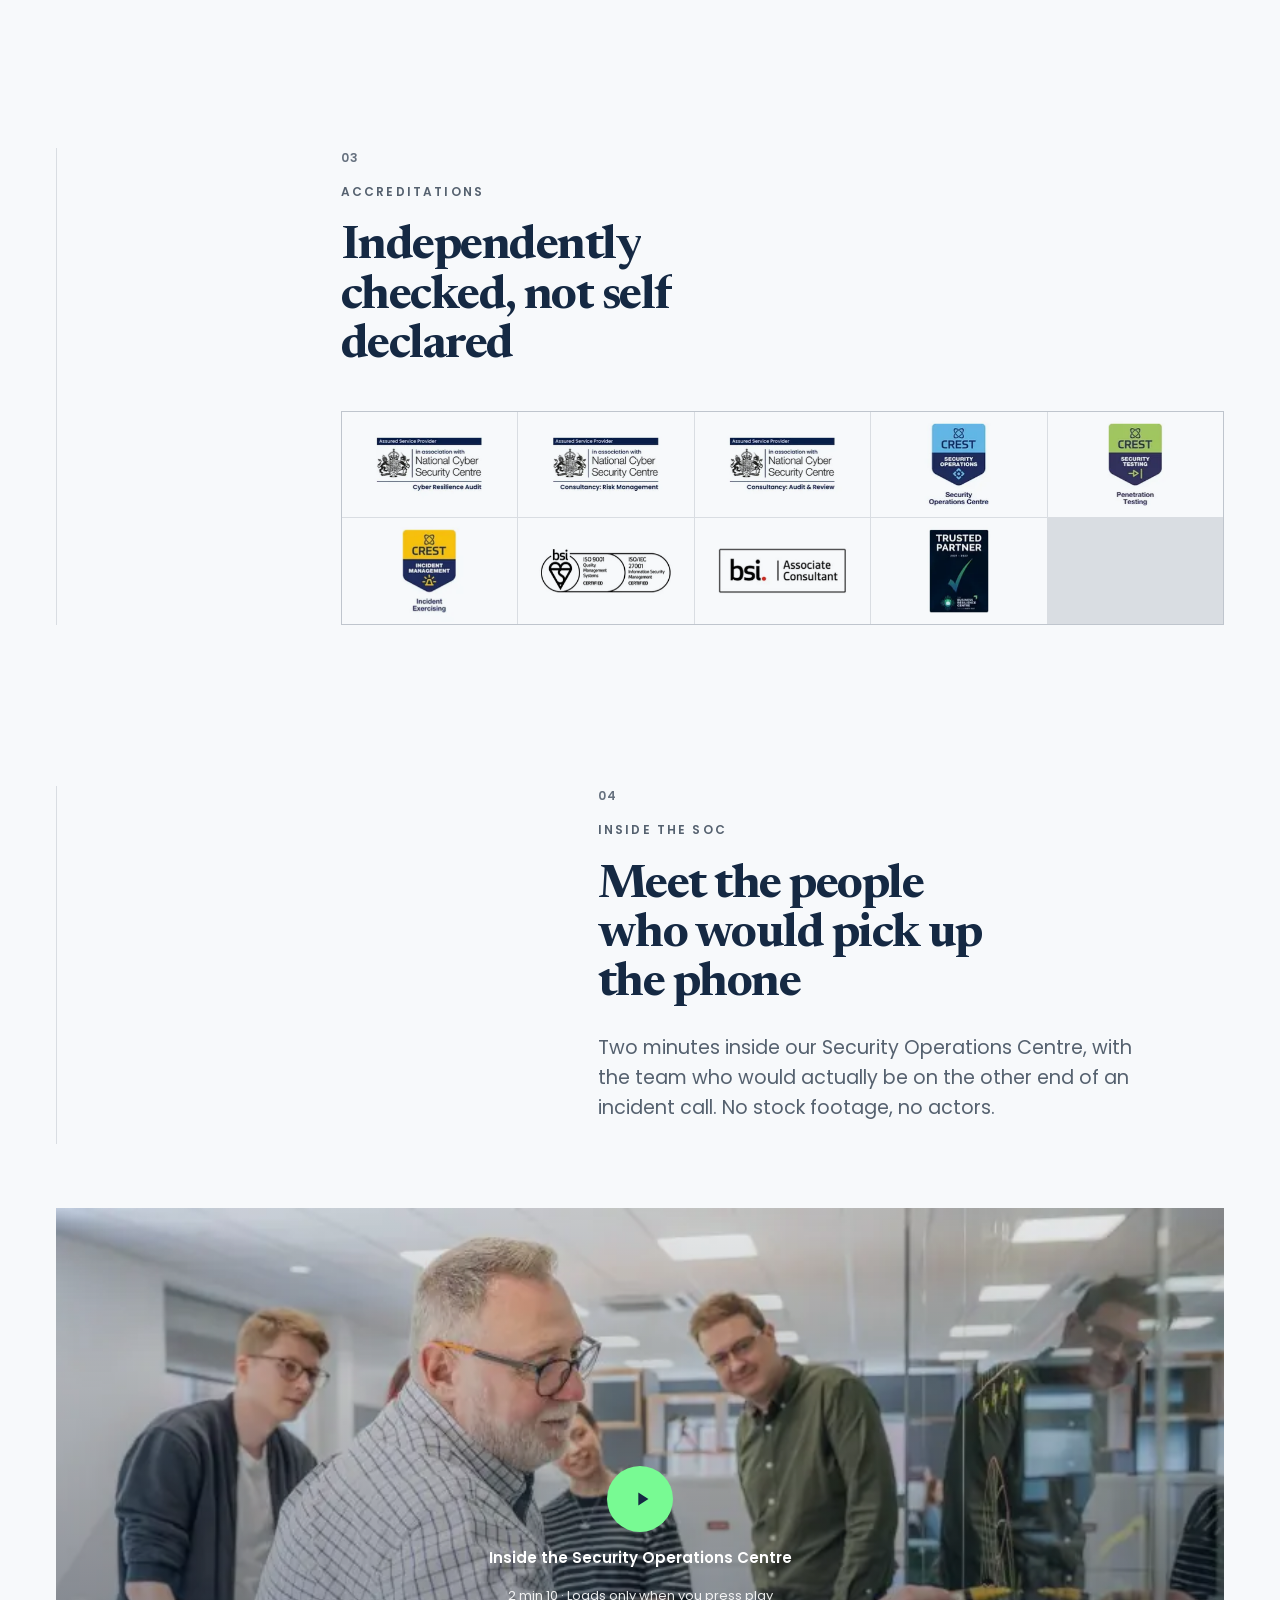
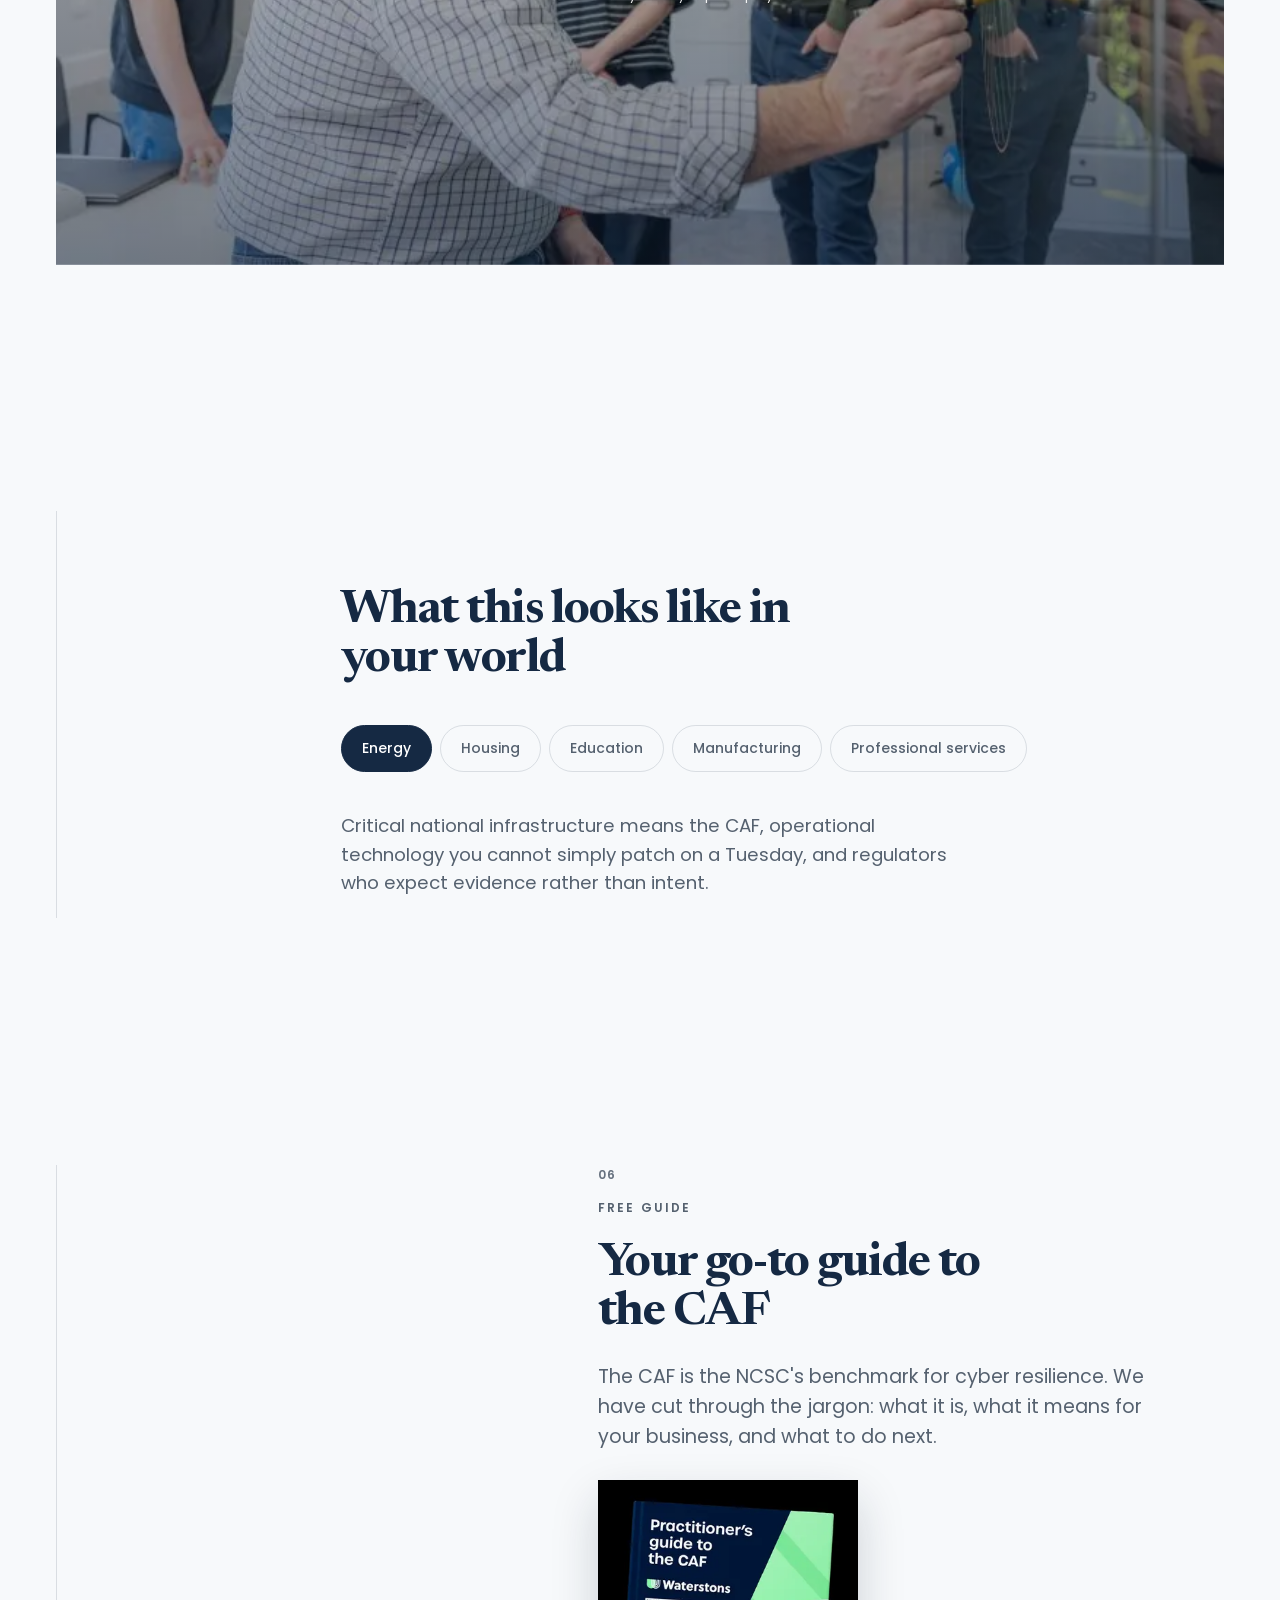
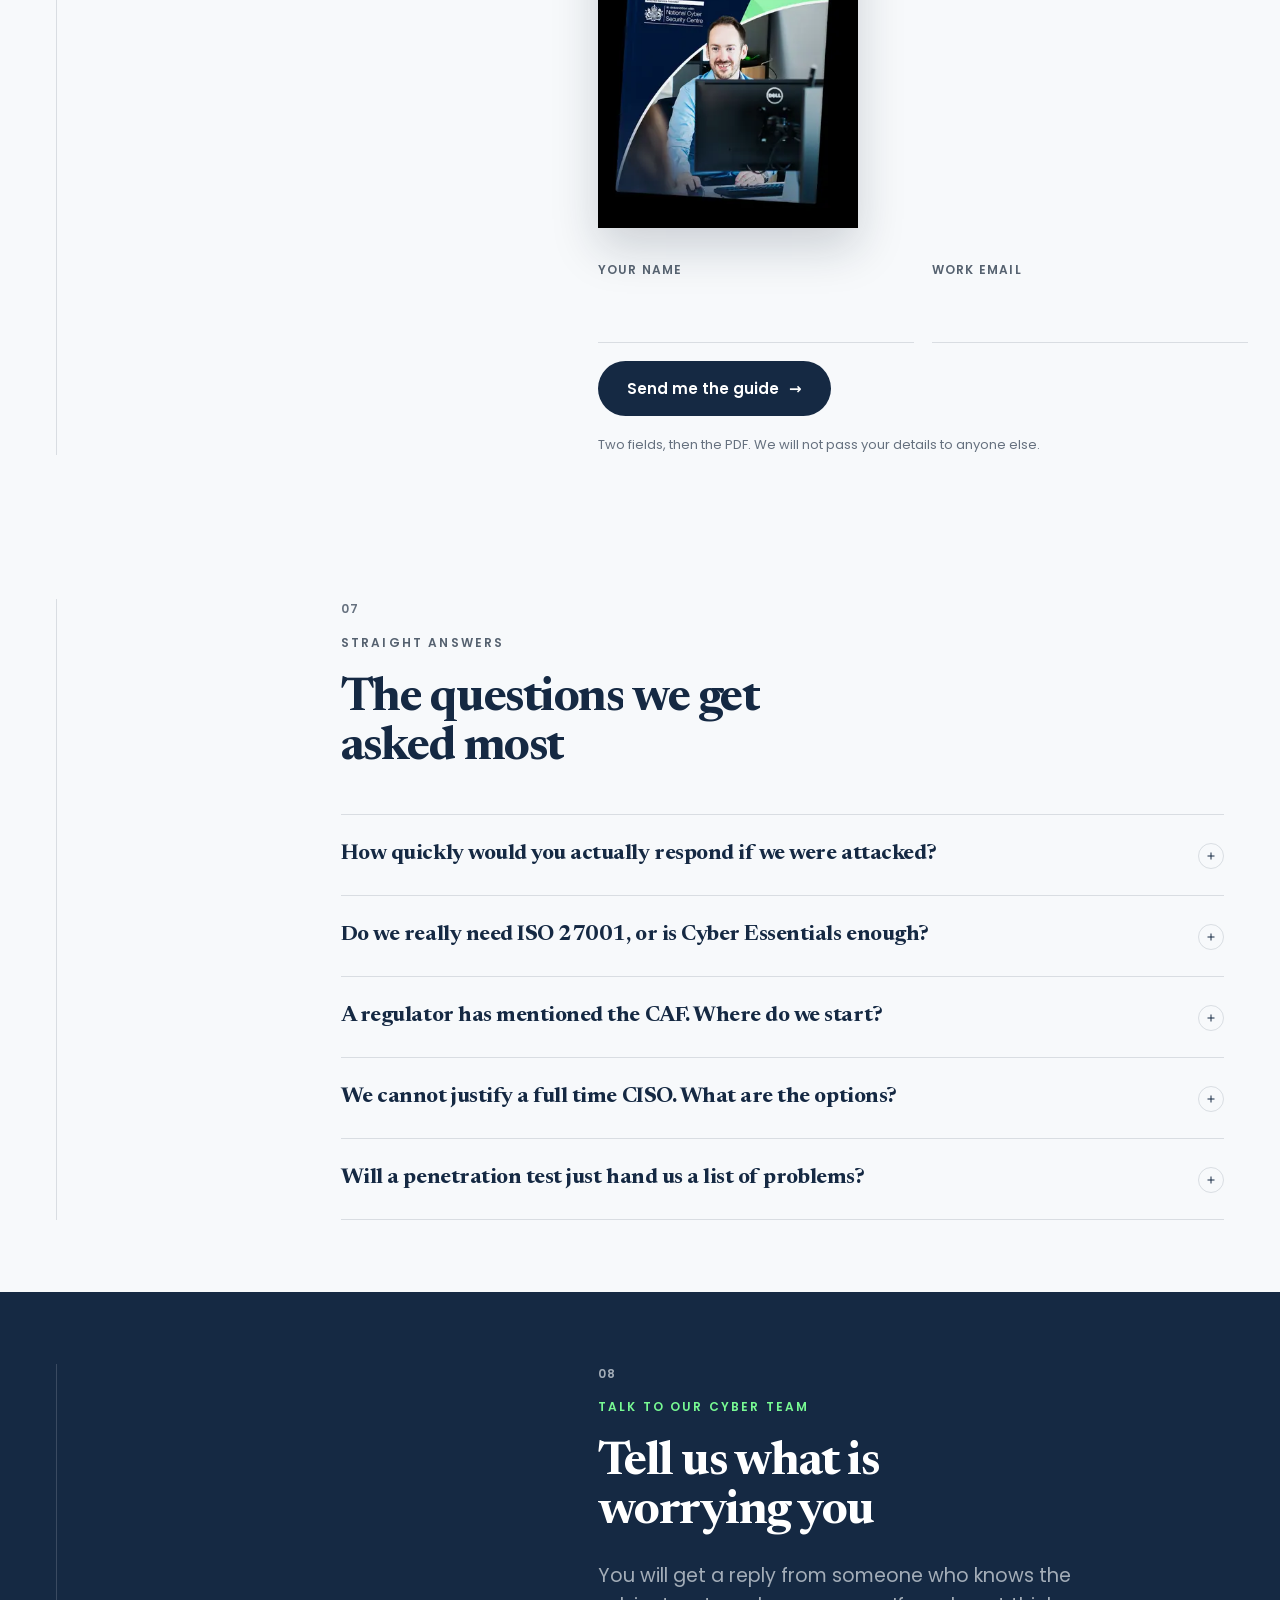
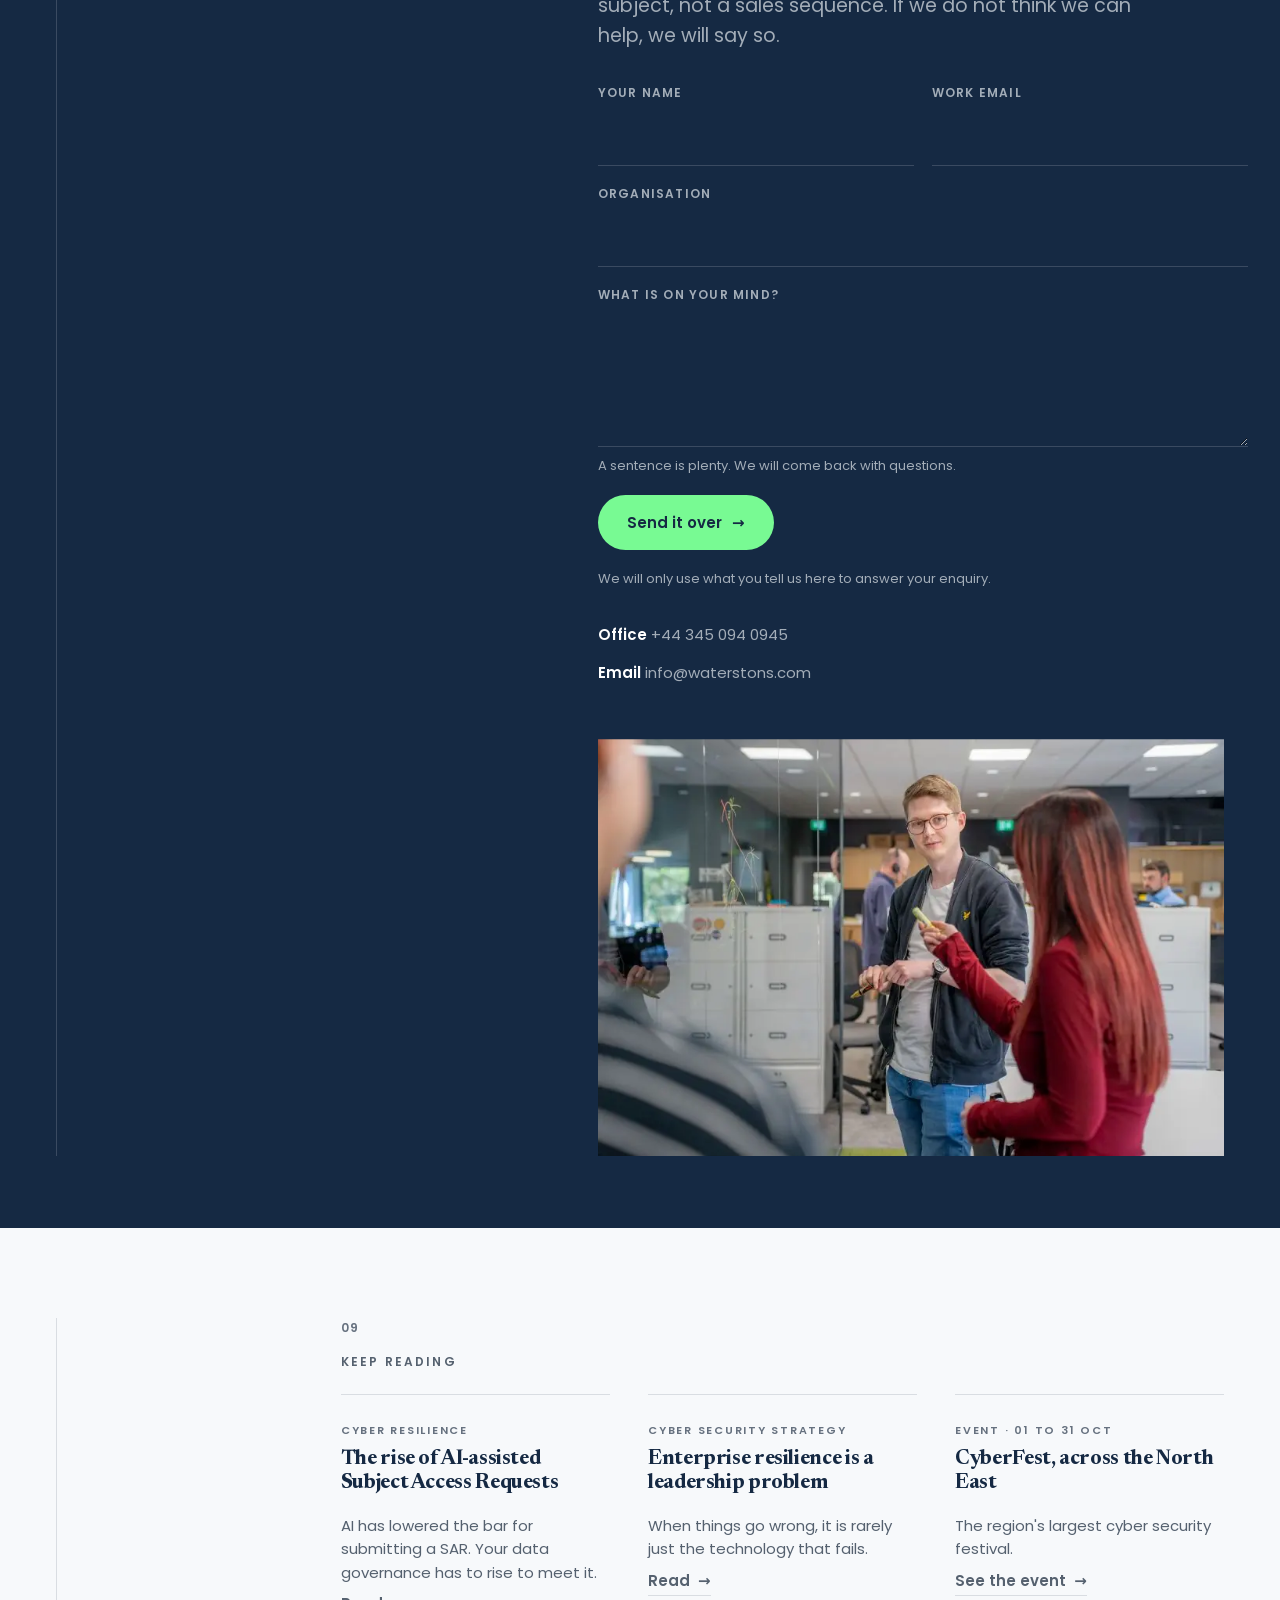
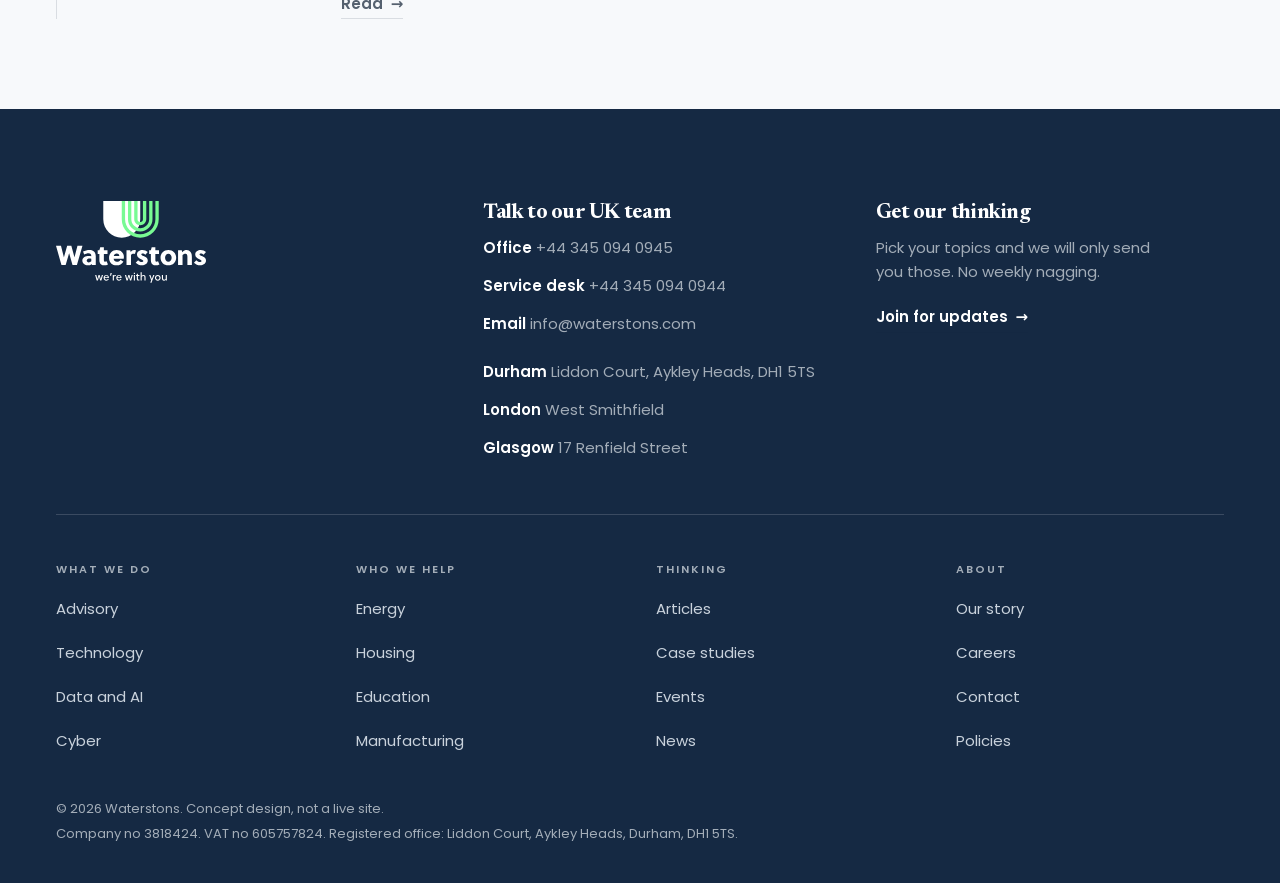
<file: site/services/cyber.html>
<!doctype html>
<html lang="en-GB" data-region="uk">
<head>
<meta charset="utf-8">
<meta name="viewport" content="width=device-width, initial-scale=1, viewport-fit=cover">
<meta name="robots" content="noindex,nofollow">
<title>Cyber | Waterstons</title>
<link rel="preload" as="font" type="font/woff2" href="../../assets/fonts/newsreader-subset.woff2" crossorigin>
<link rel="preload" as="font" type="font/woff2" href="../../assets/fonts/poppins-400.woff2" crossorigin>
<link rel="preload" as="image" href="../../assets/img/cyber-wide-1400.webp"
      imagesrcset="../../assets/img/cyber-wide-900.webp 900w, ../../assets/img/cyber-wide-1400.webp 1400w, ../../assets/img/cyber-wide-1900.webp 1900w" imagesizes="(min-width:1360px) 1248px, 92vw" fetchpriority="high">
<script type="application/ld+json">{"@context":"https://schema.org","@graph":[{"@type":"Organization","name":"Waterstons","description":"Technology and growth partners. A technology consultancy working across advisory, technology, data and AI, and cyber.","address":{"@type":"PostalAddress","streetAddress":"Liddon Court, Aykley Heads","addressLocality":"Durham","postalCode":"DH1 5TS","addressCountry":"GB"},"telephone":"+44 345 094 0945","email":"info@waterstons.com","logo":"../../assets/brand/logo.svg"},{"@type":"Service","name":"Cyber security","description":"Audits, detection and response, penetration testing and certification, with a 24/7 CREST certified Security Operations Centre.","serviceType":"Cyber security","provider":{"@type":"Organization","name":"Waterstons"},"areaServed":[{"@type":"Country","name":"United Kingdom"},{"@type":"Country","name":"Australia"}]},{"@type":"BreadcrumbList","itemListElement":[{"@type":"ListItem","position":1,"name":"Home","item":"../../site/index.html"},{"@type":"ListItem","position":2,"name":"Services","item":"../../site/index.html#services"},{"@type":"ListItem","position":3,"name":"Cyber security"}]}]}</script><link rel="stylesheet" href="../../assets/css/site.css">
<link rel="stylesheet" href="../../assets/css/switcher.css">
<link rel="icon" href="../../assets/brand/logo.svg" type="image/svg+xml">
</head>
<body>
<a class="w-skip" href="#main">Skip to content</a>
<p class="w-sr-only" id="w-region-live" role="status" aria-live="polite"></p>

<header class="w-header">
  <div class="w-header__in">
    <a class="w-header__logo" href="../../site/index.html" aria-label="Waterstons home">
      <img src="../../assets/brand/logo.svg" alt="Waterstons" width="361" height="70">
    </a>
    <nav class="w-nav" aria-label="Main">
      <div class="w-has">
        <a class="w-nav__link" href="../../site/services/cyber.html" aria-current="page">What we do</a>
        <button class="w-nav__b" type="button" aria-expanded="false" aria-controls="w-d-serv"
                aria-label="Open the What we do menu" data-drop>
          <svg width="10" height="10" viewBox="0 0 24 24" fill="none" stroke="currentColor" stroke-width="2.8" aria-hidden="true"><path d="m6 9 6 6 6-6"/></svg>
        </button>
      <div class="w-drop" id="w-d-serv" hidden>
        <div class="w-drop__in">
          <a class="w-drop__a" href="../../site/services/cyber.html">
            <span class="w-drop__t">Cyber security</span>
            <span class="w-drop__d">Audits, detection and response, penetration testing and certification.</span>
          </a>
          <a class="w-drop__a" href="../../site/index.html#work">
            <span class="w-drop__t">Technology</span>
            <span class="w-drop__d">Infrastructure, connectivity, workplace systems and 24/7 managed IT.</span>
          </a>
          <a class="w-drop__a" href="../../site/index.html#work">
            <span class="w-drop__t">Data and AI</span>
            <span class="w-drop__d">Software development, automation, and AI your people will actually use.</span>
          </a>
          <a class="w-drop__a" href="../../site/index.html#work">
            <span class="w-drop__t">Advisory</span>
            <span class="w-drop__d">A fresh pair of eyes, so you can step back and make a clear decision.</span>
          </a>
        </div>
      </div>
      </div>
      <div class="w-has">
        <a class="w-nav__link" href="../../site/index.html#sectors">Who we help</a>
        <button class="w-nav__b" type="button" aria-expanded="false" aria-controls="w-d-sect"
                aria-label="Open the Who we help menu" data-drop>
          <svg width="10" height="10" viewBox="0 0 24 24" fill="none" stroke="currentColor" stroke-width="2.8" aria-hidden="true"><path d="m6 9 6 6 6-6"/></svg>
        </button>
      <div class="w-drop" id="w-d-sect" hidden>
        <div class="w-drop__in">
          <a class="w-drop__a" href="../../site/index.html#sectors">
            <span class="w-drop__t">Energy</span>
            <span class="w-drop__d">Critical national infrastructure, the CAF, and operational technology.</span>
          </a>
          <a class="w-drop__a" href="../../site/index.html#sectors">
            <span class="w-drop__t">Housing and social care</span>
            <span class="w-drop__d">Tenant data, a wide supplier base, resilience as a duty of care.</span>
          </a>
          <a class="w-drop__a" href="../../site/index.html#sectors">
            <span class="w-drop__t">Education</span>
            <span class="w-drop__d">Open networks, research data, funders asking for certification.</span>
          </a>
          <a class="w-drop__a" href="../../site/index.html#sectors">
            <span class="w-drop__t">Manufacturing</span>
            <span class="w-drop__d">Shop floor systems never designed to face the internet.</span>
          </a>
        </div>
      </div>
      </div>
      <a class="w-nav__link" href="../../site/index.html#clients">Clients</a>
      <a class="w-nav__link" href="../../site/insights/rise-ai-assisted-subject-access-requests.html">Thinking</a>
      <a class="w-nav__link" href="../../site/index.html#careers">Careers</a>
    </nav>
    <div class="w-header__tools">
      <button class="w-icon" type="button" data-search-open aria-label="Search this site">
        <svg width="17" height="17" viewBox="0 0 24 24" fill="none" stroke="currentColor" stroke-width="1.9" aria-hidden="true"><circle cx="11" cy="11" r="7"/><path d="m20 20-3.5-3.5"/></svg>
      </button>
      <button class="w-icon" type="button" data-region-toggle aria-label="Region UK, switch to Australia">
        <span data-region-label>UK</span>
        <svg width="10" height="10" viewBox="0 0 24 24" fill="none" stroke="currentColor" stroke-width="2.6" aria-hidden="true"><path d="m6 9 6 6 6-6"/></svg>
      </button>
      <a class="w-btn w-btn--primary w-btn--sm" href="../../site/services/cyber.html#enquiry"><span class="w-btn__l">Talk to us</span></a>
      <button class="w-icon w-icon--menu" type="button" data-menu-open aria-expanded="false"
              aria-controls="w-menu" aria-label="Menu">
        <svg width="17" height="17" viewBox="0 0 24 24" fill="none" stroke="currentColor" stroke-width="1.9" aria-hidden="true"><path d="M3 7h18M3 17h18"/></svg>
      </button>
    </div>
  </div>
</header>

<!-- Below 1000px the main nav is hidden, and until this existed nothing replaced
     it: Option A, the option with the most pages, had no way to reach any of
     them on a tablet or a part-width window. -->
<div id="w-menu" class="w-menu" role="dialog" aria-modal="true" aria-labelledby="w-mtitle" hidden>
  <div class="w-menu__in">
    <div class="w-menu__top">
      <span class="w-eyebrow" id="w-mtitle">Menu</span>
      <button class="w-icon" type="button" data-menu-close aria-label="Close menu">
        <svg width="15" height="15" viewBox="0 0 24 24" fill="none" stroke="currentColor" stroke-width="2" aria-hidden="true"><path d="M5 5l14 14M19 5 5 19"/></svg>
      </button>
    </div>
    <nav aria-label="All pages">
      <a class="w-menu__a" href="../../site/index.html"><span class="w-menu__t">Home</span></a>
      <span class="w-menu__h">What we do</span>
      <a class="w-menu__a w-menu__a--sub" href="../../site/services/cyber.html"><span class="w-menu__t">Cyber security</span></a>
      <a class="w-menu__a w-menu__a--sub" href="../../site/index.html#work"><span class="w-menu__t">Technology</span></a>
      <a class="w-menu__a w-menu__a--sub" href="../../site/index.html#work"><span class="w-menu__t">Data and AI</span></a>
      <a class="w-menu__a w-menu__a--sub" href="../../site/index.html#work"><span class="w-menu__t">Advisory</span></a>
      <span class="w-menu__h">Who we help</span>
      <a class="w-menu__a w-menu__a--sub" href="../../site/index.html#sectors"><span class="w-menu__t">Energy</span></a>
      <a class="w-menu__a w-menu__a--sub" href="../../site/index.html#sectors"><span class="w-menu__t">Housing and social care</span></a>
      <a class="w-menu__a w-menu__a--sub" href="../../site/index.html#sectors"><span class="w-menu__t">Education</span></a>
      <a class="w-menu__a w-menu__a--sub" href="../../site/index.html#sectors"><span class="w-menu__t">Manufacturing</span></a>
      <a class="w-menu__a" href="../../site/index.html#clients"><span class="w-menu__t">Clients</span></a>
      <a class="w-menu__a" href="../../site/insights/rise-ai-assisted-subject-access-requests.html"><span class="w-menu__t">Thinking</span></a>
      <a class="w-menu__a" href="../../site/index.html#careers"><span class="w-menu__t">Careers</span></a>
      <a class="w-menu__a" href="../../site/services/cyber.html#enquiry"><span class="w-menu__t">Talk to us</span></a>
    </nav>
  </div>
</div>

<main id="main">
<div class="w-wrap">
  <nav class="w-crumb" aria-label="Breadcrumb">
    <ol><li><a href="../../site/index.html">Home</a></li><li><a href="cyber.html">What we do</a></li><li><span aria-current="page">Cyber</span></li></ol>
  </nav>
</div>

<section class="w-hero" id="hero">
  <div class="w-wrap">
    <span class="w-eyebrow w-rev"><a href="../index.html#services">Services</a> &middot; <b>Cyber security</b></span>
    <h1 class="w-h1--page" data-words>Cyber security</h1>
    <p class="w-stand w-rev">Keeping the bad guys out, without getting in your way.</p>
    <p class="w-lead w-rev w-rev--d1">New threats, shifting priorities, and no room for disruption. We help you understand your real risks, fix the foundations, and build security into how your people actually work.</p>
    <div class="w-hero__ctas w-rev w-rev--d2">
      <a class="w-btn w-btn--primary" href="#enquiry"><span class="w-btn__l">Talk to our cyber team <span class="w-arrow" aria-hidden="true">&rarr;</span></span></a>
      <a class="w-btn w-btn--ghost" href="#services"><span class="w-btn__l">See how we help</span></a>
    </div>
  </div>
  <div class="w-think"><b>01</b><p>The hero states the problem in plain English before it names a single service, because most visitors arrive worried rather than shopping.</p></div>
</section>

<div class="w-wrap">
  <div class="w-media w-media--wide w-wipe">
    <img src="../../assets/img/cyber-wide-1400.webp"
         srcset="../../assets/img/cyber-wide-900.webp 900w, ../../assets/img/cyber-wide-1400.webp 1400w, ../../assets/img/cyber-wide-1900.webp 1900w"
         sizes="(min-width:1360px) 1248px, 92vw" width="1400" height="600" fetchpriority="high"
         alt="A Waterstons colleague smiling mid conversation with a teammate in the London office.">
  </div>
</div>

<section class="w-sec " id="services">
  <div class="w-wrap">
    <div class="w-offset w-offset--wide">
      <div class="w-offset__rule" data-index></div>
      <div class="w-offset__body">
        <span class="w-num w-rev">01</span>
        <span class="w-eyebrow w-rev">How we can help</span>
        <h2 data-words style="max-width:15ch">Six ways in, depending on where the pressure is</h2>
        <ul class="w-list" style="margin-top:44px">
          <li class="w-list__row">
            <a class="w-list__a" href="#enquiry">
              <span class="w-list__n">01</span>
              <span><span class="w-list__t">Cyber strategy</span><span class="w-list__d">We have sat in the CISO seat. A roadmap that fits your goals and your regulatory reality.</span></span>
            </a>
            <span class="w-list__go" aria-hidden="true"><span class="w-arrow" aria-hidden="true">&rarr;</span></span>
          </li>
          <li class="w-list__row">
            <a class="w-list__a" href="#enquiry">
              <span class="w-list__n">02</span>
              <span><span class="w-list__t">Fractional security roles</span><span class="w-list__d">Senior expertise without the overhead. Security manager or vCISO, shaped around what you need.</span></span>
            </a>
            <span class="w-list__go" aria-hidden="true"><span class="w-arrow" aria-hidden="true">&rarr;</span></span>
          </li>
          <li class="w-list__row">
            <a class="w-list__a" href="#enquiry">
              <span class="w-list__n">03</span>
              <span><span class="w-list__t">Managed detection and response</span><span class="w-list__d">Round the clock monitoring through our CREST certified SOC, with XDR, SIEM and threat intelligence.</span></span>
            </a>
            <span class="w-list__go" aria-hidden="true"><span class="w-arrow" aria-hidden="true">&rarr;</span></span>
          </li>
          <li class="w-list__row">
            <a class="w-list__a" href="#enquiry">
              <span class="w-list__n">04</span>
              <span><span class="w-list__t">CAF audit and assurance</span><span class="w-list__d">NCSC approved cyber advisor, and on the NCSC Cyber Resilience Audit scheme.</span></span>
            </a>
            <span class="w-list__go" aria-hidden="true"><span class="w-arrow" aria-hidden="true">&rarr;</span></span>
          </li>
          <li class="w-list__row">
            <a class="w-list__a" href="#enquiry">
              <span class="w-list__n">05</span>
              <span><span class="w-list__t">Cyber Essentials and ISO 27001</span><span class="w-list__d">We find the gaps, help you fix them, then give independent assurance from our own assessors.</span></span>
            </a>
            <span class="w-list__go" aria-hidden="true"><span class="w-arrow" aria-hidden="true">&rarr;</span></span>
          </li>
          <li class="w-list__row">
            <a class="w-list__a" href="#enquiry">
              <span class="w-list__n">06</span>
              <span><span class="w-list__t">Penetration testing</span><span class="w-list__d">Real world attack simulations across applications, networks, systems and physical premises.</span></span>
            </a>
            <span class="w-list__go" aria-hidden="true"><span class="w-arrow" aria-hidden="true">&rarr;</span></span>
          </li>
        </ul>
      </div>
    </div>
  </div><div class="w-think"><b>02</b><p><b>Section 8, usability.</b> &ldquo;We will need some agreed templates for key pages (eg &ndash; Services pages, and also Sector pages) which can be replicated.&rdquo; One reusable list widget carries all six services, so a seventh is a CMS entry rather than a developer and a new template. That is the template the brief asks to be able to replicate.</p></div>
</section>
<section class="w-sec " id="case">
  <div class="w-wrap">
    <div class="w-offset w-offset--wide">
      <div class="w-offset__rule" data-index></div>
      <div class="w-offset__body">
        <span class="w-num w-rev">02</span>
        <span class="w-eyebrow w-rev">Case study</span>
        <blockquote class="w-quote" style="margin-bottom:44px">
          <p class="w-quote__t">"Waterstons worked side by side with us like one of the team."</p>
          <footer class="w-quote__c"><b>John Young</b><span>IT Security Manager, People's Postcode Lottery</span></footer>
        </blockquote>
        <div class="w-stats">
          <div><span class="w-stat__n">114</span><p class="w-stat__l">ISO 27001 controls met in full, not the subset the regulator requires</p></div>
          <div><span class="w-stat__n">£700m</span><p class="w-stat__l">Raised for good causes since 2005 by the organisation we secured</p></div>
          <div><span class="w-stat__n">93</span><p class="w-stat__l">Controls implemented for Queen Mary University of London</p></div>
          <div><span class="w-stat__n">24/7</span><p class="w-stat__l">CREST certified Security Operations Centre behind it</p></div>
        </div>
        <p style="margin-top:36px"><a class="w-link" href="#case">Read the case study <span class="w-arrow" aria-hidden="true">&rarr;</span></a></p>
      </div>
    </div>
  </div><div class="w-think"><b>03</b><p><b>Section 6, clients.</b> &ldquo;Logos, case studies, testimonials, and clear examples (metrics over long narrative).&rdquo; Numbers first and the client&rsquo;s own words second, because a due diligence reader scans for evidence before they read prose.</p></div>
</section>
<section class="w-sec w-sec--short" id="accreditations">
  <div class="w-wrap">
    <div class="w-offset w-offset--wide">
      <div class="w-offset__rule" data-index></div>
      <div class="w-offset__body">
        <span class="w-num w-rev">03</span>
        <span class="w-eyebrow w-rev">Accreditations</span>
        <h2 data-words style="max-width:16ch">Independently checked, not self declared</h2>
        <ul class="w-accs" style="margin-top:40px">
          <li><img src="../../assets/img/acc-ncsc-cra.webp" width="300" height="180" alt="NCSC Cyber Resilience Audit scheme, assured service provider" loading="lazy"></li>
          <li><img src="../../assets/img/acc-ncsc-risk.webp" width="300" height="180" alt="NCSC assured consultancy for risk management" loading="lazy"></li>
          <li><img src="../../assets/img/acc-ncsc-audit.webp" width="300" height="180" alt="NCSC assured consultancy for audit and review" loading="lazy"></li>
          <li><img src="../../assets/img/acc-crest-soc.webp" width="300" height="180" alt="CREST accredited Security Operations Centre" loading="lazy"></li>
          <li><img src="../../assets/img/acc-crest-pentest.webp" width="300" height="180" alt="CREST accredited penetration testing" loading="lazy"></li>
          <li><img src="../../assets/img/acc-crest-incident.webp" width="300" height="180" alt="CREST accredited incident exercising" loading="lazy"></li>
          <li><img src="../../assets/img/acc-bsi-iso.webp" width="300" height="180" alt="BSI mark of trust, ISO 9001 and ISO 27001" loading="lazy"></li>
          <li><img src="../../assets/img/acc-bsi-acp.webp" width="300" height="180" alt="BSI Associate Consultancy Programme" loading="lazy"></li>
          <li><img src="../../assets/img/acc-nebrc.webp" width="300" height="180" alt="North East Business Resilience Centre trusted partner" loading="lazy"></li>
        </ul>
      </div>
    </div>
  </div><div class="w-think"><b>04</b><p><b>Section 9, compliance.</b> &ldquo;The site must conform to WCAG 2.2 AA as a minimum. You should demonstrate conformance through testing evidence (automated and manual).&rdquo; Automated: zero violations across all pages. Manual: contrast computed from rendered pixels where the ground is a photograph, target size and spacing checked against 2.5.8, and the keyboard surface counted before and after every change.</p></div>
</section>
<section class="w-sec" id="video">
  <div class="w-wrap">
    <div class="w-offset">
      <div class="w-offset__rule" data-index></div>
      <div class="w-offset__body">
        <span class="w-num w-rev">04</span>
        <span class="w-eyebrow w-rev">Inside the SOC</span>
        <h2 class="w-rev" style="max-width:14ch">Meet the people who would pick up the phone</h2>
        <p class="w-lead w-rev w-rev--d1">Two minutes inside our Security Operations Centre, with the team who would actually be on the other end of an incident call. No stock footage, no actors.</p>
      </div>
    </div>
    <div class="w-media w-media--16x9 w-wipe" style="margin-top:clamp(2.5rem,5vw,4rem)">
      <div class="w-video">
        <img src="../../assets/img/video-poster-cyber-800.webp"
             srcset="../../assets/img/video-poster-cyber-720.webp 720w, ../../assets/img/video-poster-cyber-800.webp 800w"
             sizes="(min-width:1360px) 1248px, 92vw" width="800" height="450" loading="lazy"
             alt="Waterstons colleagues talking in front of a whiteboard covered in notes.">
        <button class="w-video__b" type="button" data-label="Security Operations Centre film">
          <span class="w-video__p" aria-hidden="true"><svg width="22" height="22" viewBox="0 0 24 24"><path d="M8 5v14l11-7z"/></svg></span>
          <span>Inside the Security Operations Centre</span>
          <span class="w-video__m">2 min 10 &middot; Loads only when you press play</span>
        </button>
      </div>
    </div>
  </div>
  <div class="w-think"><b>05</b><p>A poster image and a play button mean the film costs nothing until someone wants it, which protects the mobile performance budget.</p></div>
</section>
<section class="w-sec " id="sectors">
  <div class="w-wrap">
    <div class="w-offset w-offset--wide">
      <div class="w-offset__rule" data-index></div>
      <div class="w-offset__body">
        <span class="w-num w-rev">05</span>
        <span class="w-eyebrow w-rev">In your sector</span>
        <h2 style="max-width:15ch">What this looks like in your world</h2>
        <div style="margin-top:40px">
          <ul class="w-tabs" role="tablist" aria-label="Cyber security by sector"><li role="presentation"><button class="w-tab" type="button" role="tab" id="t-energy" aria-controls="p-energy" aria-selected="true">Energy</button></li><li role="presentation"><button class="w-tab" type="button" role="tab" id="t-housing" aria-controls="p-housing" aria-selected="false" tabindex=-1>Housing</button></li><li role="presentation"><button class="w-tab" type="button" role="tab" id="t-education" aria-controls="p-education" aria-selected="false" tabindex=-1>Education</button></li><li role="presentation"><button class="w-tab" type="button" role="tab" id="t-manufacturing" aria-controls="p-manufacturing" aria-selected="false" tabindex=-1>Manufacturing</button></li><li role="presentation"><button class="w-tab" type="button" role="tab" id="t-professional" aria-controls="p-professional" aria-selected="false" tabindex=-1>Professional services</button></li></ul>
          <div class="w-tabp" id="p-energy" role="tabpanel" aria-labelledby="t-energy" tabindex="0"><p>Critical national infrastructure means the CAF, operational technology you cannot simply patch on a Tuesday, and regulators who expect evidence rather than intent.</p></div><div class="w-tabp" id="p-housing" role="tabpanel" aria-labelledby="t-housing" tabindex="0" hidden><p>Tenant data, a wide supplier base, and services people rely on to keep a roof over their heads. Resilience here is a duty of care, not an IT project.</p></div><div class="w-tabp" id="p-education" role="tabpanel" aria-labelledby="t-education" tabindex="0" hidden><p>Open networks, research data, and funders who increasingly ask for certification. We took Queen Mary University of London through ISO 27001:2022 across its whole IT Services department.</p></div><div class="w-tabp" id="p-manufacturing" role="tabpanel" aria-labelledby="t-manufacturing" tabindex="0" hidden><p>Shop floor systems that were never designed to face the internet, and a day of downtime measured in orders rather than tickets.</p></div><div class="w-tabp" id="p-professional" role="tabpanel" aria-labelledby="t-professional" tabindex="0" hidden><p>Law, finance and advisory, where confidentiality is the product. We supported Burness Paull LLP on business continuity and incident response planning.</p></div>
        </div>
      </div>
    </div>
  </div><div class="w-think"><b>06</b><p><b>Section 4, environmental impact.</b> &ldquo;What concrete, measurable steps would you recommend&hellip; and what evidence will you provide that those steps have been achieved?&rdquo; Zero third-party requests on any page, 120KB for a first screen, modern formats, responsive sizing, lazy loading, and every image reserving its space so nothing is fetched or laid out twice.</p></div>
</section>
<section class="w-sec" id="resource">
  <div class="w-wrap">
    <div class="w-offset">
      <div class="w-offset__rule" data-index></div>
      <div class="w-offset__body">
        <span class="w-num w-rev">06</span>
        <span class="w-eyebrow w-rev">Free guide</span>
        <h2 class="w-rev" style="max-width:14ch">Your go-to guide to the CAF</h2>
        <p class="w-lead w-rev w-rev--d1">The CAF is the NCSC's benchmark for cyber resilience. We have cut through the jargon: what it is, what it means for your business, and what to do next.</p>
        <img class="w-rev w-rev--d1" src="../../assets/img/guide-caf-640.webp"
             srcset="../../assets/img/guide-caf-380.webp 380w, ../../assets/img/guide-caf-640.webp 640w"
             sizes="260px" width="640" height="857" loading="lazy"
             style="max-width:260px;margin-top:28px;box-shadow:0 20px 44px rgba(15,31,52,.18)"
             alt="Cover of the Waterstons practitioner's guide to the NCSC Cyber Assessment Framework.">
        <form class="w-form w-rev w-rev--d2" data-mock novalidate style="margin-top:32px">
          <div class="w-row">
            <div class="w-field"><label for="dl-n">Your name</label><input id="dl-n" name="name" type="text" autocomplete="name" required></div>
            <div class="w-field"><label for="dl-e">Work email</label><input id="dl-e" name="email" type="email" autocomplete="email" required></div>
          </div>
          <div class="w-hp" aria-hidden="true"><label for="dl-w">Leave this field empty</label><input id="dl-w" name="website" type="text" tabindex="-1" autocomplete="off"></div>
          <div><button class="w-btn w-btn--primary" type="submit"><span class="w-btn__l">Send me the guide <span class="w-arrow" aria-hidden="true">&rarr;</span></span></button></div>
          <p class="w-note">Two fields, then the PDF. We will not pass your details to anyone else.</p>
          <p class="w-note" data-mock-note hidden>Thanks. In the live build the guide would arrive by email and the download would be recorded. This concept does not submit anything.</p>
        </form>
      </div>
    </div>
  </div>
  <div class="w-think"><b>07</b><p>Collateral downloads are one of the outcome measures in the brief, so the form is two fields and native, feeding HubSpot as the single source of truth.</p></div>
</section>
<section class="w-sec " id="faq">
  <div class="w-wrap">
    <div class="w-offset w-offset--wide">
      <div class="w-offset__rule" data-index></div>
      <div class="w-offset__body">
        <span class="w-num w-rev">07</span>
        <span class="w-eyebrow w-rev">Straight answers</span>
        <h2 data-words style="max-width:14ch">The questions we get asked most</h2>
        <div class="w-acc" style="margin-top:40px">
          <div class="w-acc__i">
            <h3 style="margin:0"><button class="w-acc__b" type="button" id="fq1b" aria-expanded="false" aria-controls="fq1">How quickly would you actually respond if we were attacked?<span class="w-acc__ic" aria-hidden="true"><svg width="12" height="12" viewBox="0 0 24 24" fill="none" stroke="currentColor"><path d="M12 5v14M5 12h14"/></svg></span></button></h3>
            <div class="w-acc__p" id="fq1" role="region" aria-labelledby="fq1b" hidden><p>Our managed detection and response service runs 24 hours a day through our CREST certified Security Operations Centre. The team detects and triages in real time, backed by XDR and SIEM, threat intelligence and dark web scanning. When we spot something we contain it, investigate it, and give you clear steps to fix it and stop it happening again.</p></div>
          </div>
          <div class="w-acc__i">
            <h3 style="margin:0"><button class="w-acc__b" type="button" id="fq2b" aria-expanded="false" aria-controls="fq2">Do we really need ISO 27001, or is Cyber Essentials enough?<span class="w-acc__ic" aria-hidden="true"><svg width="12" height="12" viewBox="0 0 24 24" fill="none" stroke="currentColor"><path d="M12 5v14M5 12h14"/></svg></span></button></h3>
            <div class="w-acc__p" id="fq2" role="region" aria-labelledby="fq2b" hidden><p>It depends who is asking and why. Cyber Essentials covers the technical basics and is often what a contract or a funder requires. ISO 27001 is a management system, so it proves you run security as an ongoing discipline. We support both from start to finish, with certified assessors and auditors of our own, and we will tell you honestly if you do not need the bigger one yet.</p></div>
          </div>
          <div class="w-acc__i">
            <h3 style="margin:0"><button class="w-acc__b" type="button" id="fq3b" aria-expanded="false" aria-controls="fq3">A regulator has mentioned the CAF. Where do we start?<span class="w-acc__ic" aria-hidden="true"><svg width="12" height="12" viewBox="0 0 24 24" fill="none" stroke="currentColor"><path d="M12 5v14M5 12h14"/></svg></span></button></h3>
            <div class="w-acc__p" id="fq3" role="region" aria-labelledby="fq3b" hidden><p>Start with an honest baseline. We are an NCSC approved cyber advisor and one of only a small number of consultancies on the NCSC Cyber Resilience Audit scheme. We will work out how ready you are for submission, where the gaps are, and what to tackle first, so you have a practical route rather than a wall of framework.</p></div>
          </div>
          <div class="w-acc__i">
            <h3 style="margin:0"><button class="w-acc__b" type="button" id="fq4b" aria-expanded="false" aria-controls="fq4">We cannot justify a full time CISO. What are the options?<span class="w-acc__ic" aria-hidden="true"><svg width="12" height="12" viewBox="0 0 24 24" fill="none" stroke="currentColor"><path d="M12 5v14M5 12h14"/></svg></span></button></h3>
            <div class="w-acc__p" id="fq4" role="region" aria-labelledby="fq4b" hidden><p>Not every organisation needs a full time security leader, but every organisation needs the thinking of one. Our fractional security roles give you senior expertise without the overhead, from hands on operational support through to strategic leadership, with governance that sticks in how people work rather than only at audit time.</p></div>
          </div>
          <div class="w-acc__i">
            <h3 style="margin:0"><button class="w-acc__b" type="button" id="fq5b" aria-expanded="false" aria-controls="fq5">Will a penetration test just hand us a list of problems?<span class="w-acc__ic" aria-hidden="true"><svg width="12" height="12" viewBox="0 0 24 24" fill="none" stroke="currentColor"><path d="M12 5v14M5 12h14"/></svg></span></button></h3>
            <div class="w-acc__p" id="fq5" role="region" aria-labelledby="fq5b" hidden><p>No. Our accredited testers run real world attack simulations across your web applications, networks, systems and even your physical environment, then give you practical, prioritised steps to put things right. We also run Microsoft 365 security reviews, vulnerability assessments and Active Directory analysis.</p></div>
          </div>
        </div>
      </div>
    </div>
  </div><div class="w-think"><b>08</b><p><b>Section 7, look and feel.</b> &ldquo;Photography of real employees (not stock or AI).&rdquo; Every photograph is theirs and carries a caption in their voice at every screen size. No name or job title is attached to any real face, because we were not given those and will not invent them.</p></div>
</section>
<section class="w-sec w-band--navy" id="enquiry">
  <div class="w-wrap">
    <div class="w-offset">
      <div class="w-offset__rule" data-index></div>
      <div class="w-offset__body">
        <span class="w-num w-rev">08</span>
        <span class="w-eyebrow w-rev">Talk to our cyber team</span>
        <h2 class="w-rev" style="max-width:12ch">Tell us what is worrying you</h2>
        <p class="w-lead w-rev w-rev--d1">You will get a reply from someone who knows the subject, not a sales sequence. If we do not think we can help, we will say so.</p>
        <form class="w-form w-rev w-rev--d2" data-mock novalidate style="margin-top:32px">
          <div class="w-row">
            <div class="w-field"><label for="en-n">Your name</label><input id="en-n" name="name" type="text" autocomplete="name" required></div>
            <div class="w-field"><label for="en-e">Work email</label><input id="en-e" name="email" type="email" autocomplete="email" required></div>
          </div>
          <div class="w-field"><label for="en-o">Organisation</label><input id="en-o" name="org" type="text" autocomplete="organization"></div>
          <div class="w-field"><label for="en-m">What is on your mind?</label><textarea id="en-m" name="message" rows="4"></textarea>
            <p class="w-hint">A sentence is plenty. We will come back with questions.</p></div>
          <div class="w-hp" aria-hidden="true"><label for="en-w">Leave this field empty</label><input id="en-w" name="website" type="text" tabindex="-1" autocomplete="off"></div>
          <div><button class="w-btn w-btn--green" type="submit"><span class="w-btn__l">Send it over <span class="w-arrow" aria-hidden="true">&rarr;</span></span></button></div>
          <p class="w-note">We will only use what you tell us here to answer your enquiry.</p>
          <p class="w-note" data-mock-note hidden>Thanks. In the live build this would reach the cyber team and create a contact record in HubSpot. This concept does not submit anything.</p>
        </form>
        <ul class="w-clist" style="margin-top:34px">
          <li><b>Office</b> <a href="tel:+443450940945" data-uk="+44 345 094 0945" data-au="+61 2 9160 8430" data-uk-href="tel:+443450940945" data-au-href="tel:+61291608430">+44 345 094 0945</a></li>
          <li><b>Email</b> <a href="mailto:info@waterstons.com" data-uk="info@waterstons.com" data-au="info@waterstons.com.au" data-uk-href="mailto:info@waterstons.com" data-au-href="mailto:info@waterstons.com.au">info@waterstons.com</a></li>
        </ul>
        <div class="w-media w-wipe" style="margin-top:clamp(2rem,4vw,3rem)">
          <img src="../../assets/img/team-cyber-800.webp"
               srcset="../../assets/img/team-cyber-620.webp 620w, ../../assets/img/team-cyber-800.webp 800w"
               sizes="(min-width:1000px) 52vw, 92vw" width="800" height="533" loading="lazy"
               alt="Members of the Waterstons team talking together at a whiteboard in the Durham office.">
        </div>
      </div>
    </div>
  </div>
  <div class="w-think"><b>09</b><p>Four fields and a honeypot instead of a CAPTCHA, because the brief asks for native capture points that look like the rest of the site.</p></div>
</section>
<section class="w-sec w-sec--short" id="related">
  <div class="w-wrap">
    <div class="w-offset w-offset--wide">
      <div class="w-offset__rule" data-index></div>
      <div class="w-offset__body">
        <span class="w-num w-rev">09</span>
        <span class="w-eyebrow w-rev">Keep reading</span>
        <ul class="w-cards w-cards--3">
          <li class="w-card"><span class="w-card__tag">Cyber resilience</span>
            <h3><a class="w-card__a" href="../../site/insights/rise-ai-assisted-subject-access-requests.html">The rise of AI-assisted Subject Access Requests</a></h3>
            <p>AI has lowered the bar for submitting a SAR. Your data governance has to rise to meet it.</p>
            <p class="w-card__foot"><span class="w-link">Read <span class="w-arrow" aria-hidden="true">&rarr;</span></span></p></li>
          <li class="w-card"><span class="w-card__tag">Cyber security strategy</span>
            <h3><a class="w-card__a" href="#related">Enterprise resilience is a leadership problem</a></h3>
            <p>When things go wrong, it is rarely just the technology that fails.</p>
            <p class="w-card__foot"><span class="w-link">Read <span class="w-arrow" aria-hidden="true">&rarr;</span></span></p></li>
          <li class="w-card"><span class="w-card__tag">Event &middot; 01 to 31 Oct</span>
            <h3><a class="w-card__a" href="../../site/index.html#thinking">CyberFest, across the North East</a></h3>
            <p>The region's largest cyber security festival.</p>
            <p class="w-card__foot"><span class="w-link">See the event <span class="w-arrow" aria-hidden="true">&rarr;</span></span></p></li>
        </ul>
      </div>
    </div>
  </div><div class="w-think"><b>10</b><p><b>What this mockup does not evidence.</b> Q5 asks for the stylistic and user-experience route. The content management system is Q6, testing is Q7 and hosting is Q8. On these pages the forms validate but submit nothing and say so, the search is a concept, and there is no CMS behind them. Everything else here is real and measured.</p></div>
</section>
</main>

<footer class="w-footer">
  <div class="w-wrap">
    <div class="w-footer__top">
      <div><img class="w-footer__logo" src="../../assets/brand/logo--stacked-white.svg" alt="Waterstons. We're with you." width="200" height="110"></div>
      <div>
        <h3>Talk to our <span data-uk="UK" data-au="Australian">UK</span> team</h3>
        <ul class="w-clist">
          <li><b>Office</b> <a href="tel:+443450940945" data-uk="+44 345 094 0945" data-au="+61 2 9160 8430" data-uk-href="tel:+443450940945" data-au-href="tel:+61291608430">+44 345 094 0945</a></li>
          <li><b>Service desk</b> <a href="tel:+443450940944" data-uk="+44 345 094 0944" data-au="+61 2 9160 8445" data-uk-href="tel:+443450940944" data-au-href="tel:+61291608445">+44 345 094 0944</a></li>
          <li><b>Email</b> <a href="mailto:info@waterstons.com" data-uk="info@waterstons.com" data-au="info@waterstons.com.au" data-uk-href="mailto:info@waterstons.com" data-au-href="mailto:info@waterstons.com.au">info@waterstons.com</a></li>
        </ul>
        <ul class="w-clist" style="margin-top:18px">
          <li data-region-only="uk"><b>Durham</b> <span>Liddon Court, Aykley Heads, DH1 5TS</span></li>
          <li data-region-only="uk"><b>London</b> <span>West Smithfield</span></li>
          <li data-region-only="uk"><b>Glasgow</b> <span>17 Renfield Street</span></li>
          <li data-region-only="au" hidden><b>Sydney</b> <span>4.03, 6 Eden Park Drive, Macquarie Park, NSW 2113</span></li>
        </ul>
      </div>
      <div>
        <h3>Get our thinking</h3>
        <p style="font-size:15px;color:var(--on-dark-mute);max-width:32ch">Pick your topics and we will only send you those. No weekly nagging.</p>
        <a class="w-link" href="../../site/insights/rise-ai-assisted-subject-access-requests.html#newsletter">Join for updates <span class="w-arrow" aria-hidden="true">&rarr;</span></a>
      </div>
    </div>
    <div class="w-footer__cols">
      <div><h3>What we do</h3><ul>
        <li><a href="../../site/index.html#work">Advisory</a></li><li><a href="../../site/index.html#work">Technology</a></li>
        <li><a href="../../site/index.html#work">Data and AI</a></li><li><a href="../../site/services/cyber.html">Cyber</a></li></ul></div>
      <div><h3>Who we help</h3><ul>
        <li><a href="../../site/index.html#sectors">Energy</a></li><li><a href="../../site/index.html#sectors">Housing</a></li>
        <li><a href="../../site/index.html#sectors">Education</a></li><li><a href="../../site/index.html#sectors">Manufacturing</a></li></ul></div>
      <div><h3>Thinking</h3><ul>
        <li><a href="../../site/insights/rise-ai-assisted-subject-access-requests.html">Articles</a></li>
        <li><a href="../../site/services/cyber.html#case">Case studies</a></li>
        <li><a href="../../site/index.html#thinking">Events</a></li><li><a href="../../site/index.html#thinking">News</a></li></ul></div>
      <div><h3>About</h3><ul>
        <li><a href="../../site/index.html#story">Our story</a></li>
        <li><a href="https://careers.waterstons.com/" rel="noopener">Careers</a></li>
        <li><a href="../../site/services/cyber.html#enquiry">Contact</a></li>
        <li><a href="../../site/index.html#story">Policies</a></li></ul></div>
    </div>
    <div class="w-legal">
      <p>&copy; 2026 Waterstons. Concept design, not a live site.</p>
      <p>Company no 3818424. VAT no 605757824. Registered office: Liddon Court, Aykley Heads, Durham, DH1 5TS.</p>
    </div>
  </div>
</footer>

<div class="w-search" id="w-search" role="dialog" aria-modal="true" aria-labelledby="w-stitle" hidden>
  <div class="w-search__p">
    <h2 class="w-sr-only" id="w-stitle">Search Waterstons</h2>
    <form class="w-search__f" role="search" onsubmit="return false">
      <svg width="20" height="20" viewBox="0 0 24 24" fill="none" stroke="#152943" stroke-width="1.9" aria-hidden="true"><circle cx="11" cy="11" r="7"/><path d="m20 20-3.5-3.5"/></svg>
      <label class="w-sr-only" for="w-sinput">Search</label>
      <input id="w-sinput" type="search" value="cyber essentials" autocomplete="off">
      <button class="w-icon" type="button" data-search-close aria-label="Close search">
        <svg width="15" height="15" viewBox="0 0 24 24" fill="none" stroke="currentColor" stroke-width="2.2" aria-hidden="true"><path d="M5 5l14 14M19 5 5 19"/></svg>
      </button>
    </form>
    <div class="w-chips">
      <button class="w-chip" type="button" aria-pressed="true">Cyber</button>
      <button class="w-chip" type="button" aria-pressed="false">Housing</button>
      <button class="w-chip" type="button" aria-pressed="false">Education</button>
      <button class="w-chip" type="button" aria-pressed="false">Energy</button>
      <button class="w-chip" type="button" aria-pressed="false">Case studies</button>
      <button class="w-chip" type="button" aria-pressed="false">Articles</button>
    </div>
    <div class="w-sg"><h3>Services</h3><ul class="w-sr">
      <li><a href="../../site/services/cyber.html"><b>Cyber Essentials and ISO 27001</b><span>Certification start to finish, with our own assessors and auditors.</span></a></li>
      <li><a href="../../site/services/cyber.html#faq"><b>CAF audit and assurance</b><span>NCSC approved cyber advisor and Cyber Resilience Audit scheme provider.</span></a></li>
    </ul></div>
    <div class="w-sg"><h3>Case studies</h3><ul class="w-sr">
      <li><a href="../../site/services/cyber.html#case"><b>People's Postcode Lottery, all 114 controls</b><span>The gold standard in data security, under Gambling Commission scrutiny.</span></a></li>
      <li><a href="../../site/services/cyber.html#case"><b>ISO 27001:2022 at Queen Mary University of London</b><span>Certified across the whole IT Services department.</span></a></li>
    </ul></div>
    <div class="w-sg"><h3>Insights</h3><ul class="w-sr">
      <li><a href="../../site/insights/rise-ai-assisted-subject-access-requests.html"><b>The rise of AI-assisted Subject Access Requests</b><span>Article &middot; August 2026</span></a></li>
    </ul></div>
    <p class="w-sfoot">Indicative search design. Results are grouped by type and filtered by sector, service and format.</p>
  </div>
</div>

<button class="w-tt" type="button" aria-pressed="false">
  <span class="w-tt__d" aria-hidden="true"></span>
  <span class="w-tt__l">Show our thinking</span>
</button>
<script src="../../assets/js/site.js" defer></script>
<script src="../../assets/js/switcher.js" data-a-pages="/index.html /site/index.html /site/insights/rise-ai-assisted-subject-access-requests.html /site/services/cyber.html" data-b-pages="/site/index.html /site/sectors/energy.html /site/services/cyber.html" data-c-pages="/site/index.html /site/services/cyber.html" defer></script>
</body>
</html>
</file>
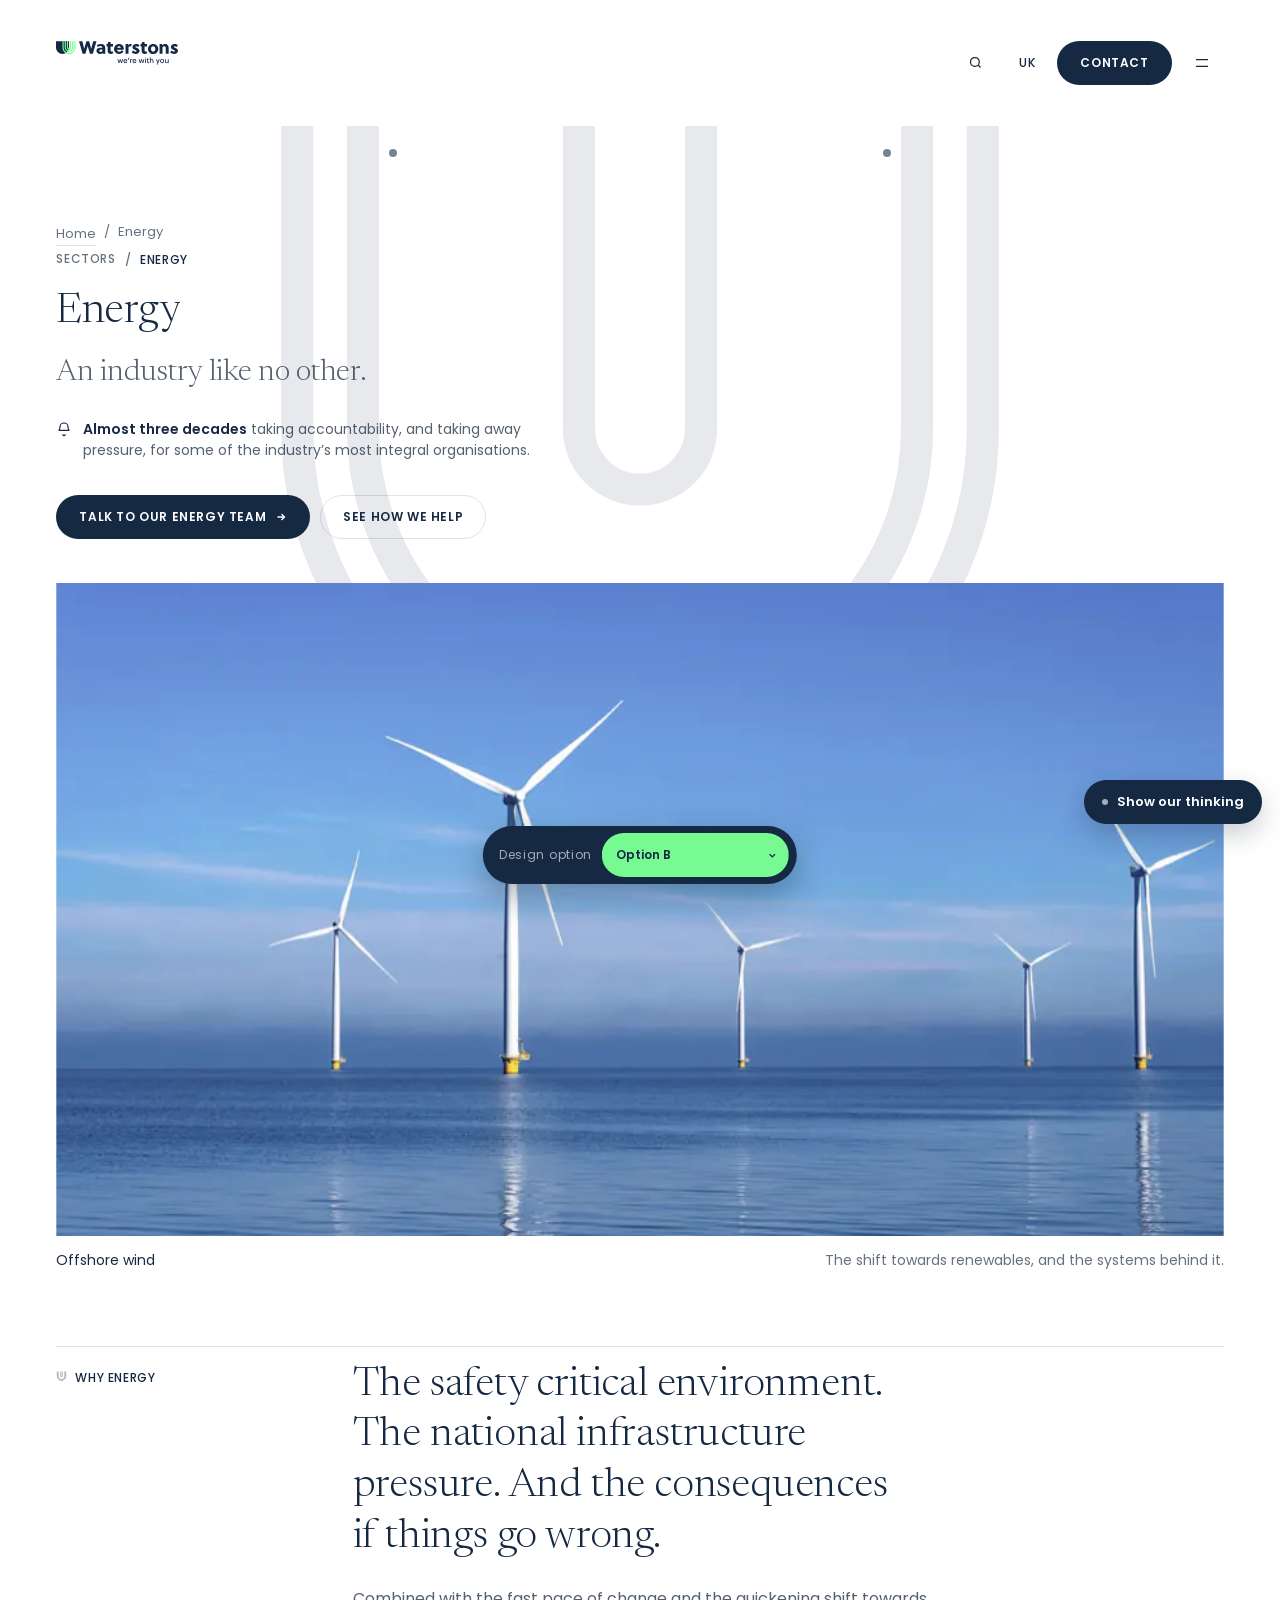
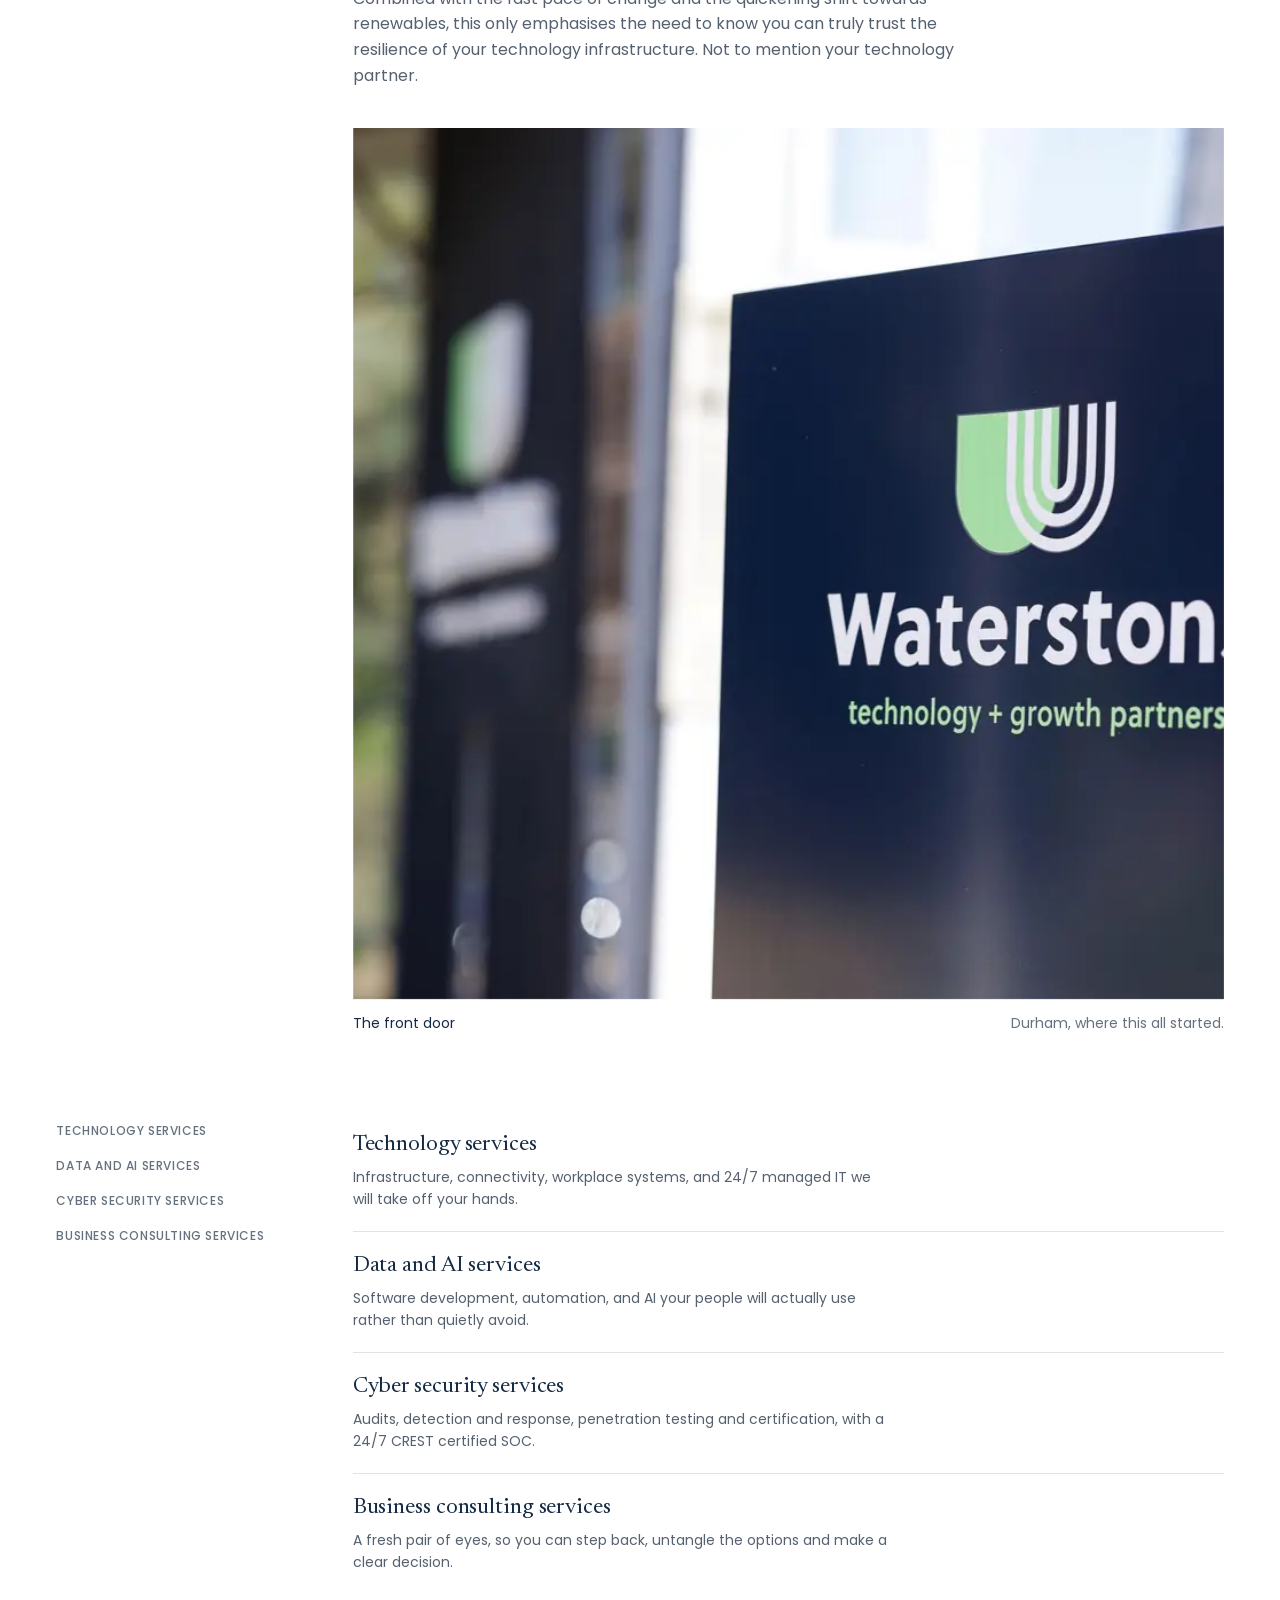
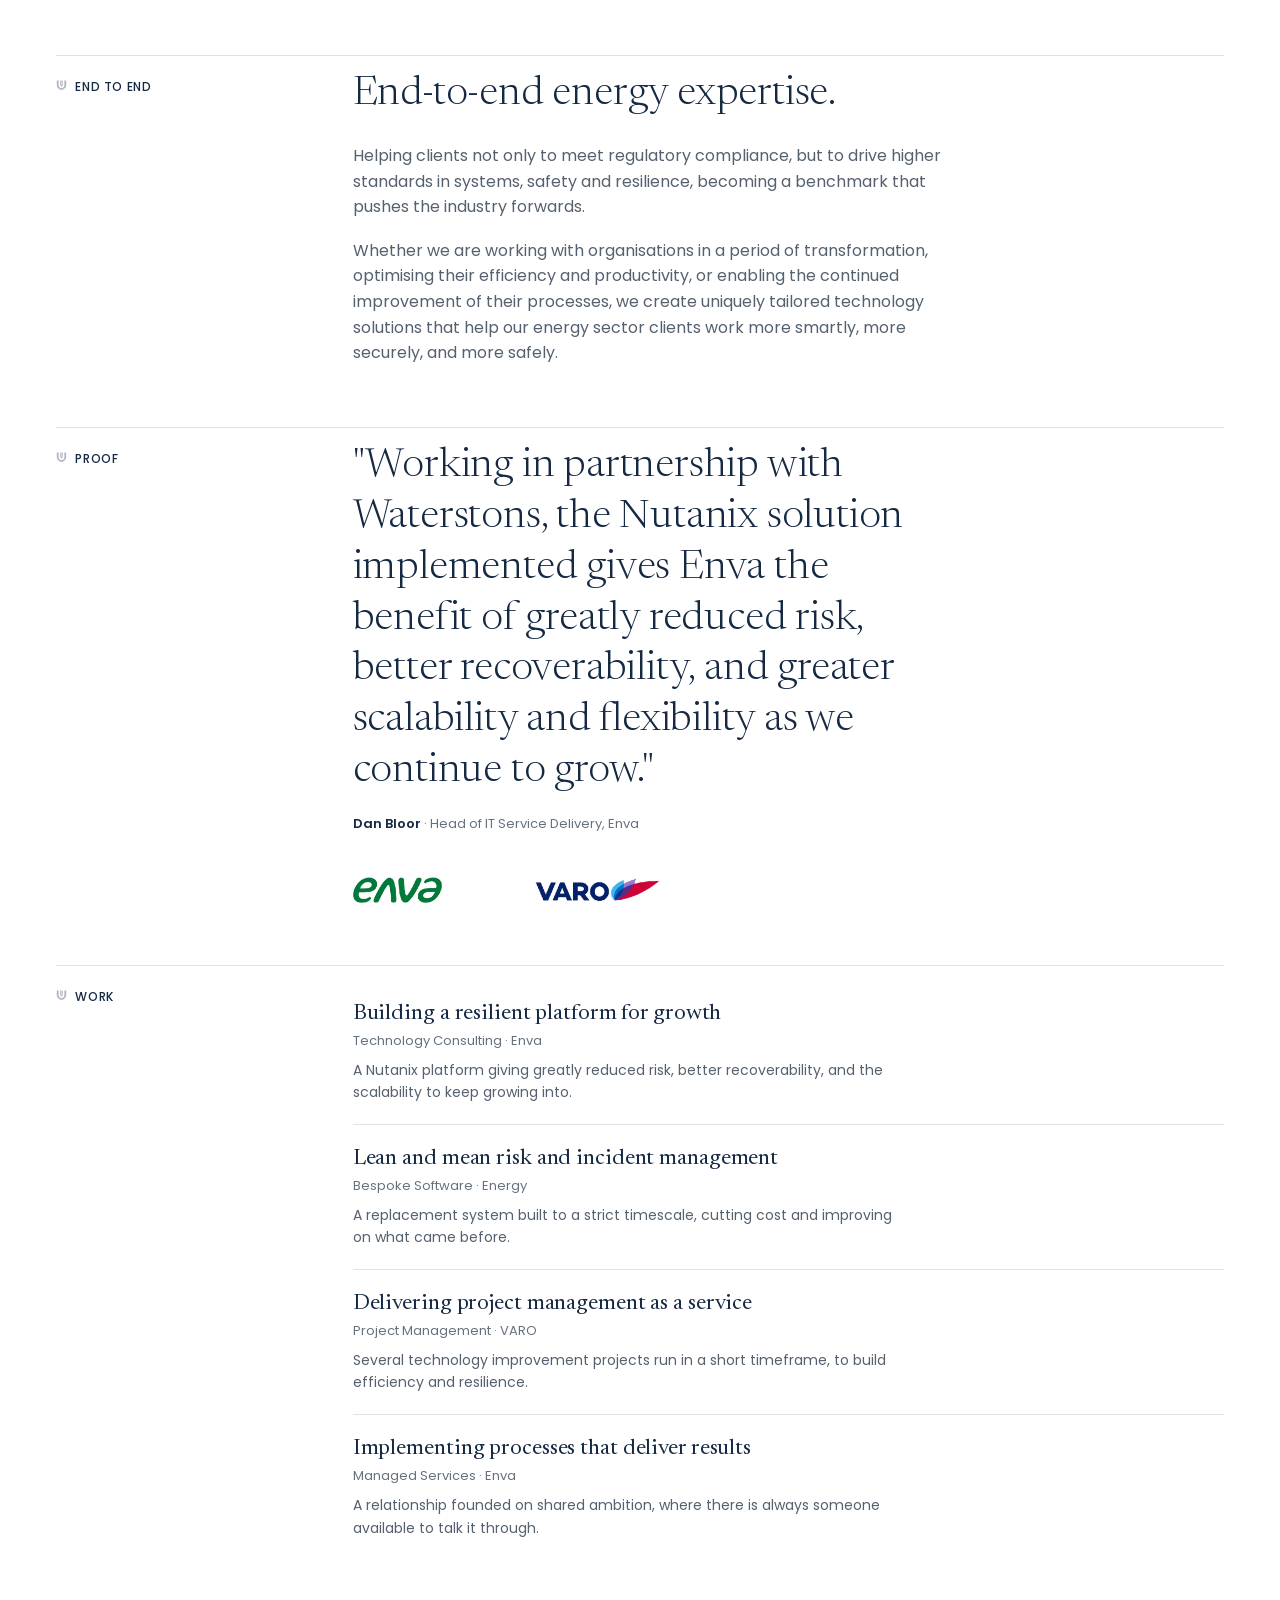
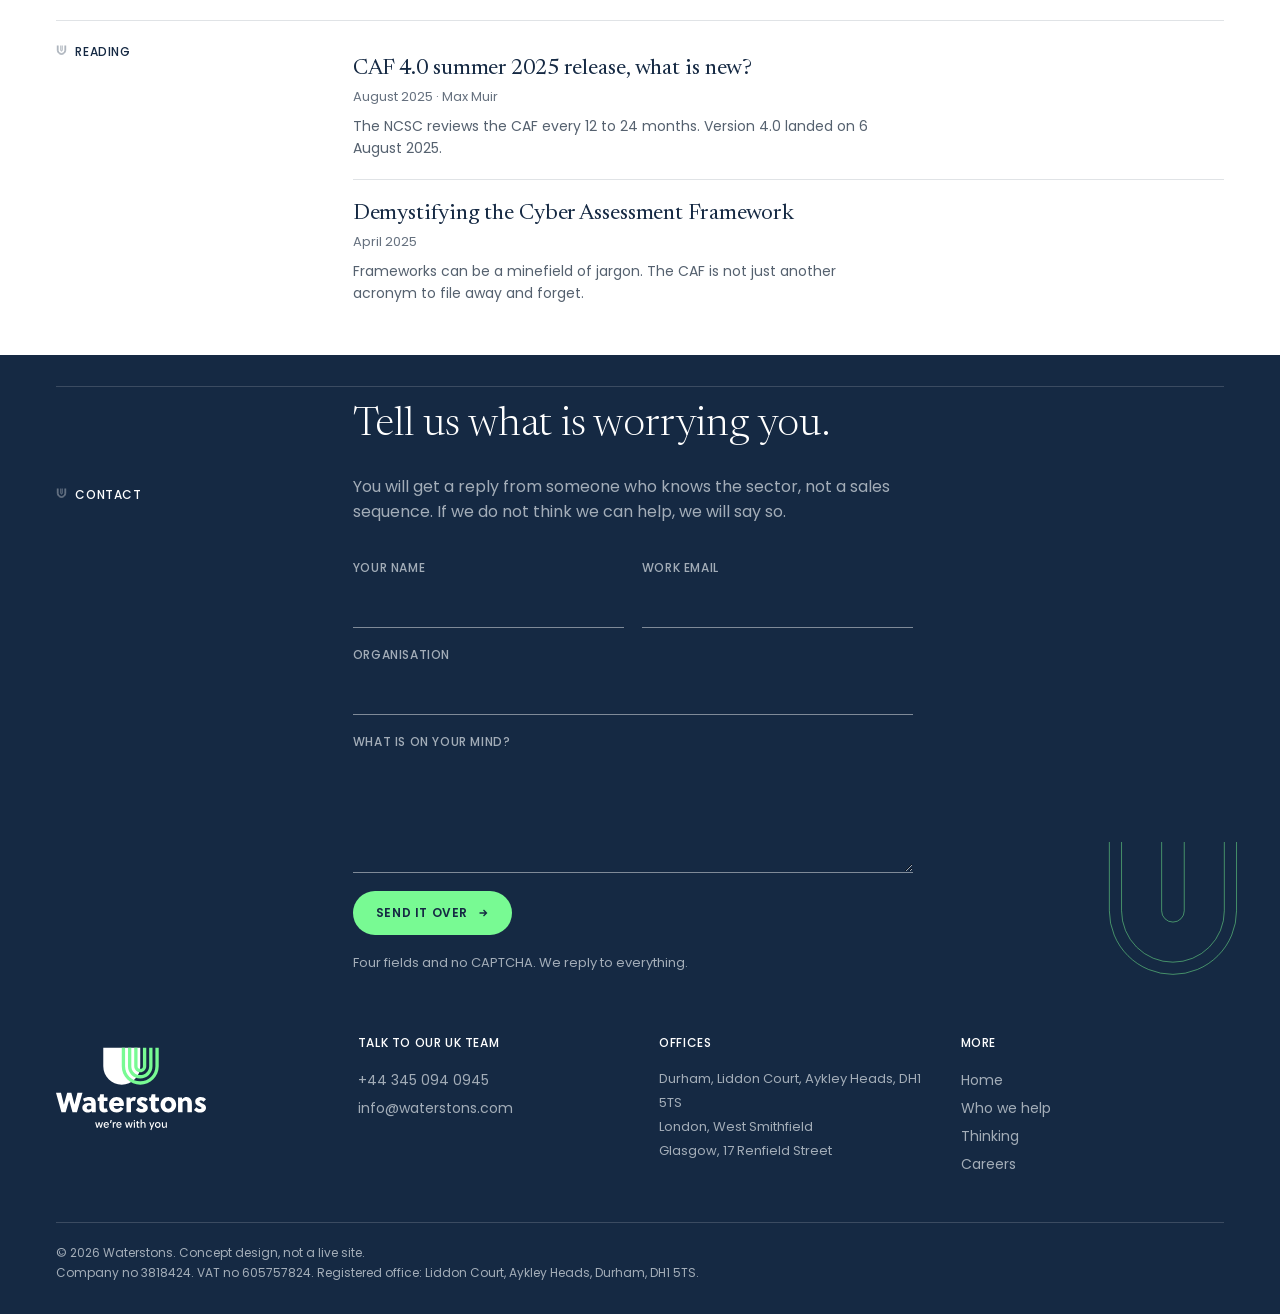
<file: b/site/sectors/energy.html>
<!doctype html>
<html lang="en-GB" data-region="uk">
<head>
<meta charset="utf-8">
<meta name="viewport" content="width=device-width, initial-scale=1, viewport-fit=cover">
<meta name="robots" content="noindex,nofollow">
<title>Energy | Waterstons</title>
<link rel="preload" as="font" type="font/woff2" href="../../../assets/fonts/newsreader-var.woff2" crossorigin>
<link rel="preload" as="font" type="font/woff2" href="../../../assets/fonts/poppins-500.woff2" crossorigin>
<link rel="preload" as="image" href="../../../assets/img/energy-wide-1400.webp"
      imagesrcset="../../../assets/img/energy-wide-900.webp 900w, ../../../assets/img/energy-wide-1400.webp 1400w"
      imagesizes="(min-width:900px) 62vw, 92vw" fetchpriority="high">
<script>/* Identical to the Cyber page: positioning only, never visibility, set
before first paint and withdrawn by a watchdog if b2.js never arrives. */
(function(){var d=document.documentElement;d.setAttribute('data-pin','');
setTimeout(function(){if(!d.hasAttribute('data-pin-ok'))d.removeAttribute('data-pin');},2500);})();</script>
<script type="application/ld+json">{"@context":"https://schema.org","@graph":[{"@type":"Organization","name":"Waterstons","description":"Technology and growth partners. A technology consultancy working across advisory, technology, data and AI, and cyber.","address":{"@type":"PostalAddress","streetAddress":"Liddon Court, Aykley Heads","addressLocality":"Durham","postalCode":"DH1 5TS","addressCountry":"GB"},"telephone":"+44 345 094 0945","email":"info@waterstons.com","logo":"../../../assets/brand/logo.svg"},{"@type":"Service","name":"IT services for the energy sector","description":"Technology, data and AI, cyber security and business consulting for organisations in energy and critical national infrastructure.","serviceType":"IT services for the energy sector","provider":{"@type":"Organization","name":"Waterstons"},"areaServed":[{"@type":"Country","name":"United Kingdom"},{"@type":"Country","name":"Australia"}]},{"@type":"BreadcrumbList","itemListElement":[{"@type":"ListItem","position":1,"name":"Home","item":"../index.html"},{"@type":"ListItem","position":2,"name":"Sectors","item":"../index.html#sectors"},{"@type":"ListItem","position":3,"name":"Energy"}]}]}</script>
<link rel="stylesheet" href="../../assets/css/b2.css">
<link rel="stylesheet" href="../../../assets/css/switcher.css">
<link rel="icon" href="../../../assets/brand/logo.svg" type="image/svg+xml">
</head>
<body>
<a class="t-skip" href="#main">Skip to content</a>
<p class="t-sr" id="t-region-live" role="status" aria-live="polite"></p>

<header class="t-head" data-head>
  <div class="t-frame">
    <div class="t-head__in">
      <a class="t-logo" href="../index.html" aria-label="Waterstons home">
        <span>
          <img src="../../../assets/brand/logo.svg" alt="Waterstons" width="361" height="70">
          <span class="t-head__now" data-now aria-hidden="true"></span>
        </span>
      </a>
      <div class="t-head__r">
        <button class="t-icon" type="button" data-search-open aria-expanded="false"
                aria-controls="t-search" aria-label="Search this site">
          <svg width="15" height="15" viewBox="0 0 24 24" fill="none" stroke="currentColor" stroke-width="2" aria-hidden="true"><circle cx="11" cy="11" r="7"/><path d="m20 20-3.5-3.5"/></svg>
        </button>
        <button class="t-icon" type="button" data-region-toggle aria-label="Region UK, switch to Australia">
          <span data-region-label>UK</span>
        </button>
        <a class="t-btn t-btn--solid" href="#enquiry">Contact</a>
        <button class="t-icon" type="button" data-menu-open aria-expanded="false"
                aria-controls="t-menu" aria-label="Menu">
          <svg width="16" height="16" viewBox="0 0 24 24" fill="none" stroke="currentColor" stroke-width="2" aria-hidden="true"><path d="M3 7h18M3 17h18"/></svg>
        </button>
      </div>
    </div>
  </div>
</header>

<nav class="t-watch" aria-label="Sections" data-count="6">
  <svg viewBox="0 0 36 42" fill="none" aria-hidden="true">
    <g class="t-watch__g"><path d="M2.00 2v18a16.00 16.00 0 0 0 32.00 0V2"/><path d="M5.07 2v18a12.93 12.93 0 0 0 25.86 0V2"/><path d="M15.15 2v18a2.85 2.85 0 0 0 5.70 0V2"/></g>
    <path d="M2.00 2v18a16.00 16.00 0 0 0 32.00 0V2"/><path d="M5.07 2v18a12.93 12.93 0 0 0 25.86 0V2"/><path d="M15.15 2v18a2.85 2.85 0 0 0 5.70 0V2"/>
  </svg>
  <ol class="t-watch__l">
    <li><a href="#why"><span>Why energy</span></a></li>
    <li><a href="#endtoend"><span>End to end</span></a></li>
    <li><a href="#proof"><span>Proof</span></a></li>
    <li><a href="#work"><span>Work</span></a></li>
    <li><a href="#reading"><span>Reading</span></a></li>
    <li><a href="#enquiry"><span>Contact</span></a></li>
  </ol>
</nav>

<main id="main">

<section class="t-sec t-hero t-hero--section" id="hero">
  <div class="t-frame">
    <nav class="t-note" aria-label="Breadcrumb" style="padding-top:8px">
      <ol style="display:flex;gap:8px;flex-wrap:wrap">
        <li><a href="../index.html" style="text-decoration:none;border-bottom:1px solid var(--rule)">Home</a></li>
        <li aria-hidden="true">/</li>
        <li><span aria-current="page">Energy</span></li>
      </ol>
    </nav>
    <div class="t-row">
      <span data-lab="Energy" aria-hidden="true"></span>
      <div class="t-col">
        <p class="t-eyebrow"><a href="../index.html#sectors">Sectors</a><span aria-hidden="true">/</span><b>Energy</b></p>
        <h1 class="t-d1">Energy</h1>
        <p class="t-stand">An industry like no other.</p>
        <p class="t-live">
          <svg class="t-live__i" viewBox="0 0 24 24" fill="none" stroke="currentColor" stroke-width="1.8" aria-hidden="true"><path d="M12 3a6 6 0 0 0-6 6c0 4-2 5-2 5h16s-2-1-2-5a6 6 0 0 0-6-6zM10 20a2 2 0 0 0 4 0"/></svg>
          <span><b>Almost three decades</b> taking accountability, and taking away pressure, for some of the industry&rsquo;s most integral organisations.</span>
        </p>
        <div class="t-in" style="margin-top:34px;display:flex;flex-wrap:wrap;gap:10px">
          <a class="t-btn t-btn--solid" href="#enquiry">Talk to our energy team <svg width="12" height="12" viewBox="0 0 24 24" fill="none" stroke="currentColor" stroke-width="2.6" aria-hidden="true"><path d="M5 12h14m-6-6 6 6-6 6"/></svg></a>
          <a class="t-btn t-btn--ghost" href="#services">See how we help</a>
        </div>
        <figure class="t-wipe t-media t-media--wide t-in" style="margin-top:44px">
          <img src="../../../assets/img/energy-wide-1400.webp" srcset="../../../assets/img/energy-wide-900.webp 900w, ../../../assets/img/energy-wide-1400.webp 1400w"
               sizes="(min-width:900px) 62vw, 92vw" width="1400" height="784" fetchpriority="high"
               alt="Offshore wind turbines standing in calm sea under a clear sky.">
          <figcaption class="t-cap"><span class="t-cap__n">Offshore wind</span><span class="t-cap__d">The shift towards renewables, and the systems behind it.</span></figcaption>
        </figure>
      </div>
    </div>
  </div>
</section>

<section style="position:relative" class="t-sec" id="why">
  <div class="t-think"><p><b>Section 7, look and feel.</b> &ldquo;Photography of real employees (not stock or AI).&rdquo; The live Energy sector page opens on a stock photograph of a model in hi-vis holding a tablet. It is the one page in this set where the brief and the current site disagree outright, so this page carries their own documentary library instead and says less rather than borrowing a picture of somebody else&rsquo;s industry.</p></div>
  <div class="t-frame">
    <hr class="t-rule">
    <div class="t-row">
      <h2 class="t-lab" data-lab="Why energy"><svg class="t-lab__m" viewBox="0 0 36 42" aria-hidden="true"><path d="M2.00 2v18a16.00 16.00 0 0 0 32.00 0V2"/><path d="M5.07 2v18a12.93 12.93 0 0 0 25.86 0V2"/><path d="M15.15 2v18a2.85 2.85 0 0 0 5.70 0V2"/></svg>Why energy</h2>
      <div class="t-col">
        <p class="t-d2 t-in">The safety critical environment. The national infrastructure pressure.
        And the consequences if things go wrong.</p>
        <p class="t-body t-in" style="margin-top:22px">Combined with the fast pace of change and the quickening shift towards
        renewables, this only emphasises the need to know you can truly trust the resilience of your technology
        infrastructure. Not to mention your technology partner.</p>
        <figure class="t-wipe t-media t-media--wide t-in" style="margin-top:40px">
          <img src="../../../assets/img/story-sign-760.webp" srcset="../../../assets/img/story-sign-480.webp 480w, ../../../assets/img/story-sign-760.webp 760w"
               sizes="(min-width:900px) 62vw, 92vw" width="760" height="760" loading="lazy"
               alt="The Waterstons sign outside the Durham office.">
          <figcaption class="t-cap"><span class="t-cap__n">The front door</span><span class="t-cap__d">Durham, where this all started.</span></figcaption>
        </figure>
      </div>
    </div>
  </div>
</section>
<section style="position:relative" class="t-sec" id="services">
  <div class="t-think"><p><b>Section 8, usability.</b> &ldquo;We will need some agreed templates for key pages (eg &ndash; Services pages, and also Sector pages) which can be replicated.&rdquo; This page is the replication. Every component on it already exists on the Cyber page: the margin index, the reusable list, the proof strip, the client marks and the enquiry form. No new CSS class was written to build it, and a check asserts that rather than leaving it as a claim.</p></div>
  <div class="t-frame">
    <hr class="t-rule">
    <div class="t-row">
      <div class="t-index" data-index>
      <a href="#technology">Technology services</a>
      <a href="#data">Data and AI services</a>
      <a href="#cyber">Cyber security services</a>
      <a href="#consulting">Business consulting services</a></div>
      <div class="t-col">
        <ul class="t-list">
          <li class="t-item t-in" id="technology">
            <span class="t-d3">Technology services</span>
            <span class="t-item__d">Infrastructure, connectivity, workplace systems, and 24/7 managed IT we will take off your hands.</span>
          </li>
          <li class="t-item t-in" id="data">
            <span class="t-d3">Data and AI services</span>
            <span class="t-item__d">Software development, automation, and AI your people will actually use rather than quietly avoid.</span>
          </li>
          <li class="t-item t-in" id="cyber">
            <span class="t-d3">Cyber security services</span>
            <span class="t-item__d">Audits, detection and response, penetration testing and certification, with a 24/7 CREST certified SOC.</span>
          </li>
          <li class="t-item t-in" id="consulting">
            <span class="t-d3">Business consulting services</span>
            <span class="t-item__d">A fresh pair of eyes, so you can step back, untangle the options and make a clear decision.</span>
          </li>
        </ul>
      </div>
    </div>
  </div>
</section>
<section style="position:relative" class="t-sec" id="endtoend">
  
  <div class="t-frame">
    <hr class="t-rule">
    <div class="t-row">
      <h2 class="t-lab" data-lab="End to end"><svg class="t-lab__m" viewBox="0 0 36 42" aria-hidden="true"><path d="M2.00 2v18a16.00 16.00 0 0 0 32.00 0V2"/><path d="M5.07 2v18a12.93 12.93 0 0 0 25.86 0V2"/><path d="M15.15 2v18a2.85 2.85 0 0 0 5.70 0V2"/></svg>End to end</h2>
      <div class="t-col">
        <p class="t-d2 t-in">End-to-end energy expertise.</p>
        <p class="t-body t-in" style="margin-top:22px">Helping clients not only to meet regulatory compliance, but to drive higher
        standards in systems, safety and resilience, becoming a benchmark that pushes the industry forwards.</p>
        <p class="t-body t-in" style="margin-top:18px">Whether we are working with organisations in a period of transformation,
        optimising their efficiency and productivity, or enabling the continued improvement of their processes, we create
        uniquely tailored technology solutions that help our energy sector clients work more smartly, more securely, and
        more safely.</p>
      </div>
    </div>
  </div>
</section>
<section style="position:relative" class="t-sec" id="proof">
  <div class="t-think"><p><b>Section 6, clients.</b> &ldquo;Logos, case studies, testimonials, and clear examples (metrics over long narrative).&rdquo; The named quote and the two client marks are both from their own Energy page, and the marks sit as issued rather than recoloured to suit the palette.</p></div>
  <div class="t-frame">
    <hr class="t-rule">
    <div class="t-row">
      <h2 class="t-lab" data-lab="Proof"><svg class="t-lab__m" viewBox="0 0 36 42" aria-hidden="true"><path d="M2.00 2v18a16.00 16.00 0 0 0 32.00 0V2"/><path d="M5.07 2v18a12.93 12.93 0 0 0 25.86 0V2"/><path d="M15.15 2v18a2.85 2.85 0 0 0 5.70 0V2"/></svg>Proof</h2>
      <div class="t-col">
        <blockquote class="t-in" style="margin:0">
          <p class="t-d2">"Working in partnership with Waterstons, the Nutanix solution implemented gives Enva the
          benefit of greatly reduced risk, better recoverability, and greater scalability and flexibility as we
          continue to grow."</p>
          <footer class="t-note" style="margin-top:16px"><b style="color:var(--ink)">Dan Bloor</b> &middot; Head of IT Service Delivery, Enva</footer>
        </blockquote>
        <ul class="t-logos t-in" style="margin-top:44px">
          <li><img src="../../../assets/img/client-enva.webp" width="300" height="180" alt="Enva" loading="lazy"></li>
          <li><img src="../../../assets/img/client-varo.webp" width="300" height="180" alt="VARO" loading="lazy"></li>
        </ul>
      </div>
    </div>
  </div>
</section>
<section style="position:relative" class="t-sec" id="work">
  <div class="t-think"><p><b>Section 5, objectives.</b> &ldquo;Take that awareness and interest and, via trust and credibility, turn it into persuasion&hellip; it may also be part of due diligence.&rdquo; Four worked examples, each labelled with the service that delivered it and the client it was for, so a reader doing due diligence can see the shape of the work rather than a claim about it.</p></div>
  <div class="t-frame">
    <hr class="t-rule">
    <div class="t-row">
      <h2 class="t-lab" data-lab="Work"><svg class="t-lab__m" viewBox="0 0 36 42" aria-hidden="true"><path d="M2.00 2v18a16.00 16.00 0 0 0 32.00 0V2"/><path d="M5.07 2v18a12.93 12.93 0 0 0 25.86 0V2"/><path d="M15.15 2v18a2.85 2.85 0 0 0 5.70 0V2"/></svg>Work</h2>
      <div class="t-col">
        <ul class="t-list">
          <li class="t-item t-in">
            <span class="t-d3">Building a resilient platform for growth</span>
            <span class="t-note">Technology Consulting &middot; Enva</span>
            <span class="t-item__d">A Nutanix platform giving greatly reduced risk, better recoverability, and the scalability to keep growing into.</span>
          </li>
          <li class="t-item t-in">
            <span class="t-d3">Lean and mean risk and incident management</span>
            <span class="t-note">Bespoke Software &middot; Energy</span>
            <span class="t-item__d">A replacement system built to a strict timescale, cutting cost and improving on what came before.</span>
          </li>
          <li class="t-item t-in">
            <span class="t-d3">Delivering project management as a service</span>
            <span class="t-note">Project Management &middot; VARO</span>
            <span class="t-item__d">Several technology improvement projects run in a short timeframe, to build efficiency and resilience.</span>
          </li>
          <li class="t-item t-in">
            <span class="t-d3">Implementing processes that deliver results</span>
            <span class="t-note">Managed Services &middot; Enva</span>
            <span class="t-item__d">A relationship founded on shared ambition, where there is always someone available to talk it through.</span>
          </li>
        </ul>
      </div>
    </div>
  </div>
</section>
<section style="position:relative" class="t-sec" id="reading">
  <div class="t-think"><p><b>Section 3, target audience.</b> Visitors arrive &ldquo;from organic and paid search results; or from word-of-mouth recommendations&rdquo; rather than the front door, so this page names its parent above its title, carries a breadcrumb, and points sideways into the thought leadership a reader may have arrived from.</p></div>
  <div class="t-frame">
    <hr class="t-rule">
    <div class="t-row">
      <h2 class="t-lab" data-lab="Reading"><svg class="t-lab__m" viewBox="0 0 36 42" aria-hidden="true"><path d="M2.00 2v18a16.00 16.00 0 0 0 32.00 0V2"/><path d="M5.07 2v18a12.93 12.93 0 0 0 25.86 0V2"/><path d="M15.15 2v18a2.85 2.85 0 0 0 5.70 0V2"/></svg>Reading</h2>
      <div class="t-col">
        <ul class="t-list">
          <li class="t-item t-in">
            <span class="t-d3">CAF 4.0 summer 2025 release, what is new?</span>
            <span class="t-note">August 2025 &middot; Max Muir</span>
            <span class="t-item__d">The NCSC reviews the CAF every 12 to 24 months. Version 4.0 landed on 6 August 2025.</span>
          </li>
          <li class="t-item t-in">
            <span class="t-d3">Demystifying the Cyber Assessment Framework</span>
            <span class="t-note">April 2025</span>
            <span class="t-item__d">Frameworks can be a minefield of jargon. The CAF is not just another acronym to file away and forget.</span>
          </li>
        </ul>
      </div>
    </div>
  </div>
</section>
<section class="t-sec t-navy" id="enquiry" style="position:relative;overflow:hidden">
  <svg class="t-arcs" viewBox="0 0 400 360" fill="none" aria-hidden="true"><path d="M28 0v186a172 172 0 0 0 344 0V0"/><path d="M61 0v186a139 139 0 0 0 278 0V0"/><path d="M169.4 0v186a30.6 30.6 0 0 0 61.2 0V0"/></svg>
  <div class="t-frame" style="position:relative">
    <hr class="t-rule">
    <div class="t-row">
      <h2 class="t-lab" data-lab="Contact"><svg class="t-lab__m" viewBox="0 0 36 42" aria-hidden="true"><path d="M2.00 2v18a16.00 16.00 0 0 0 32.00 0V2"/><path d="M5.07 2v18a12.93 12.93 0 0 0 25.86 0V2"/><path d="M15.15 2v18a2.85 2.85 0 0 0 5.70 0V2"/></svg>Contact</h2>
      <div class="t-col">
        <p class="t-d2 t-in">Tell us what is worrying you.</p>
        <p class="t-body t-in" style="margin-top:22px">You will get a reply from someone who knows the sector, not a sales
        sequence. If we do not think we can help, we will say so.</p>
        <form class="t-form t-in" data-mock novalidate style="margin-top:34px">
          <div class="t-cols">
            <div class="t-field"><label for="en-n">Your name</label><input id="en-n" name="name" type="text" autocomplete="name" required></div>
            <div class="t-field"><label for="en-e">Work email</label><input id="en-e" name="email" type="email" autocomplete="email" required></div>
          </div>
          <div class="t-field"><label for="en-o">Organisation</label><input id="en-o" name="org" type="text" autocomplete="organization"></div>
          <div class="t-field"><label for="en-m">What is on your mind?</label><textarea id="en-m" name="message" rows="4" required></textarea></div>
          <div class="t-hp" aria-hidden="true"><label for="en-w">Leave this field empty</label><input id="en-w" name="website" type="text" tabindex="-1" autocomplete="off"></div>
          <div><button class="t-btn t-btn--solid" type="submit">Send it over <svg width="12" height="12" viewBox="0 0 24 24" fill="none" stroke="currentColor" stroke-width="2.6" aria-hidden="true"><path d="M5 12h14m-6-6 6 6-6 6"/></svg></button></div>
          <p class="t-note">Four fields and no CAPTCHA. We reply to everything.</p>
          <p class="t-note" data-mock-note hidden>Thanks. In the live build this would reach the energy team and be recorded in HubSpot. This concept does not submit anything.</p>
        </form>
      </div>
    </div>
  </div>
</section>

</main>

<footer class="t-foot t-navy">
  <div class="t-frame">
    <div class="t-foot__cols">
      <div><img src="../../../assets/brand/logo--stacked-white.svg" alt="Waterstons. We're with you." width="200" height="110" style="width:150px"></div>
      <div>
        <h3>Talk to our <span data-uk="UK" data-au="Australian">UK</span> team</h3>
        <ul>
          <li><a href="tel:+443450940945" data-uk="+44 345 094 0945" data-au="+61 2 9160 8430" data-uk-href="tel:+443450940945" data-au-href="tel:+61291608430">+44 345 094 0945</a></li>
          <li><a href="mailto:info@waterstons.com" data-uk="info@waterstons.com" data-au="info@waterstons.com.au" data-uk-href="mailto:info@waterstons.com" data-au-href="mailto:info@waterstons.com.au">info@waterstons.com</a></li>
        </ul>
      </div>
      <div>
        <h3>Offices</h3>
        <ul>
          <li data-region-only="uk"><span class="t-note" style="color:var(--on-navy-2)">Durham, Liddon Court, Aykley Heads, DH1 5TS</span></li>
          <li data-region-only="uk"><span class="t-note" style="color:var(--on-navy-2)">London, West Smithfield</span></li>
          <li data-region-only="uk"><span class="t-note" style="color:var(--on-navy-2)">Glasgow, 17 Renfield Street</span></li>
          <li data-region-only="au" hidden><span class="t-note" style="color:var(--on-navy-2)">Sydney, 4.03 6 Eden Park Drive, Macquarie Park, NSW 2113</span></li>
        </ul>
      </div>
      <div>
        <h3>More</h3>
        <ul>
          <li><a href="../index.html">Home</a></li>
          <li><a href="../index.html#sectors">Who we help</a></li>
          <li><a href="../index.html#thinking">Thinking</a></li>
          <li><a href="https://careers.waterstons.com/" rel="noopener">Careers</a></li>
        </ul>
      </div>
    </div>
    <div class="t-legal">
      <p>&copy; 2026 Waterstons. Concept design, not a live site.</p>
      <p>Company no 3818424. VAT no 605757824. Registered office: Liddon Court, Aykley Heads, Durham, DH1 5TS.</p>
    </div>
  </div>
</footer>

<div id="t-menu" class="t-navy" role="dialog" aria-modal="true" aria-labelledby="t-mtitle" hidden
     style="position:fixed;inset:0;z-index:200;overflow-y:auto;padding-block:20px var(--band)">
  <div class="t-frame">
    <div style="display:flex;align-items:center;justify-content:space-between;padding-block:14px;border-bottom:1px solid var(--rule-navy)">
      <span class="t-lab" id="t-mtitle" style="padding-top:0;color:var(--on-navy)">Menu</span>
      <button class="t-icon" type="button" data-menu-close aria-label="Close menu" style="color:var(--on-navy)">
        <svg width="14" height="14" viewBox="0 0 24 24" fill="none" stroke="currentColor" stroke-width="2" aria-hidden="true"><path d="M5 5l14 14M19 5 5 19"/></svg>
      </button>
    </div>
    <ul class="t-list" style="margin-top:12px">
      <li class="t-item" style="border-top-color:var(--rule-navy)"><a class="t-item__a" href="../index.html"><span class="t-d2" style="color:var(--on-navy)">Home</span></a></li>
      <li class="t-item" style="border-top-color:var(--rule-navy)"><a class="t-item__a" href="#services"><span class="t-d2" style="color:var(--on-navy)">Services</span></a></li>
      <li class="t-item" style="border-top-color:var(--rule-navy)"><a class="t-item__a" href="../index.html#sectors"><span class="t-d2" style="color:var(--on-navy)">Who we help</span></a></li>
      <li class="t-item" style="border-top-color:var(--rule-navy)"><a class="t-item__a" href="../services/cyber.html#faq"><span class="t-d2" style="color:var(--on-navy)">Answers</span></a></li>
      <li class="t-item" style="border-top-color:var(--rule-navy)"><a class="t-item__a" href="#enquiry"><span class="t-d2" style="color:var(--on-navy)">Contact</span></a></li>
    </ul>
  </div>
</div>

<div id="t-search" role="dialog" aria-modal="true" aria-labelledby="t-stitle" hidden
     style="position:fixed;inset:0;z-index:200;background:var(--ground);overflow-y:auto;padding-block:20px var(--band)">
  <div class="t-frame">
    <h2 class="t-sr" id="t-stitle">Search Waterstons</h2>
    <form role="search" onsubmit="return false" style="display:flex;align-items:center;gap:12px;border-bottom:1px solid var(--ink);padding-bottom:14px;margin-top:20px">
      <label class="t-sr" for="t-sinput">Search</label>
      <input id="t-sinput" type="search" value="cyber essentials" autocomplete="off"
             style="flex:1;border:0;font:inherit;font-family:var(--serif);font-weight:300;font-size:clamp(1.3rem,2.6vw,2rem);color:var(--ink);background:none;padding:2px 0">
      <button class="t-icon" type="button" data-search-close aria-label="Close search">
        <svg width="14" height="14" viewBox="0 0 24 24" fill="none" stroke="currentColor" stroke-width="2" aria-hidden="true"><path d="M5 5l14 14M19 5 5 19"/></svg>
      </button>
    </form>
    <ul class="t-list" style="margin-top:30px">
      <li class="t-item"><a class="t-item__a" href="../services/cyber.html#certification"><span class="t-d3">Cyber Essentials and ISO 27001</span><span class="t-note">Service</span><span class="t-item__d">Certification start to finish, with our own assessors and auditors.</span></a></li>
      <li class="t-item"><a class="t-item__a" href="../services/cyber.html#caf"><span class="t-d3">CAF audit and assurance</span><span class="t-note">Service</span><span class="t-item__d">NCSC approved cyber advisor and Cyber Resilience Audit scheme provider.</span></a></li>
      <li class="t-item"><a class="t-item__a" href="../index.html#thinking"><span class="t-d3">The rise of AI-assisted Subject Access Requests</span><span class="t-note">Article</span><span class="t-item__d">August 2026.</span></a></li>
    </ul>
    <p class="t-note" style="margin-top:26px">Indicative search design. Results are grouped by type and filtered by sector, service and format.</p>
  </div>
</div>

<button class="t-tt" type="button" aria-pressed="false">
  <span class="t-tt__d" aria-hidden="true"></span>
  <span class="t-tt__l">Show our thinking</span>
</button>
<script src="../../assets/js/b2.js" defer></script>
<script src="../../../assets/js/switcher.js" data-a-pages="/index.html /site/index.html /site/insights/rise-ai-assisted-subject-access-requests.html /site/services/cyber.html" data-b-pages="/site/index.html /site/sectors/energy.html /site/services/cyber.html" data-c-pages="/site/index.html /site/services/cyber.html" defer></script>
</body>
</html>
</file>
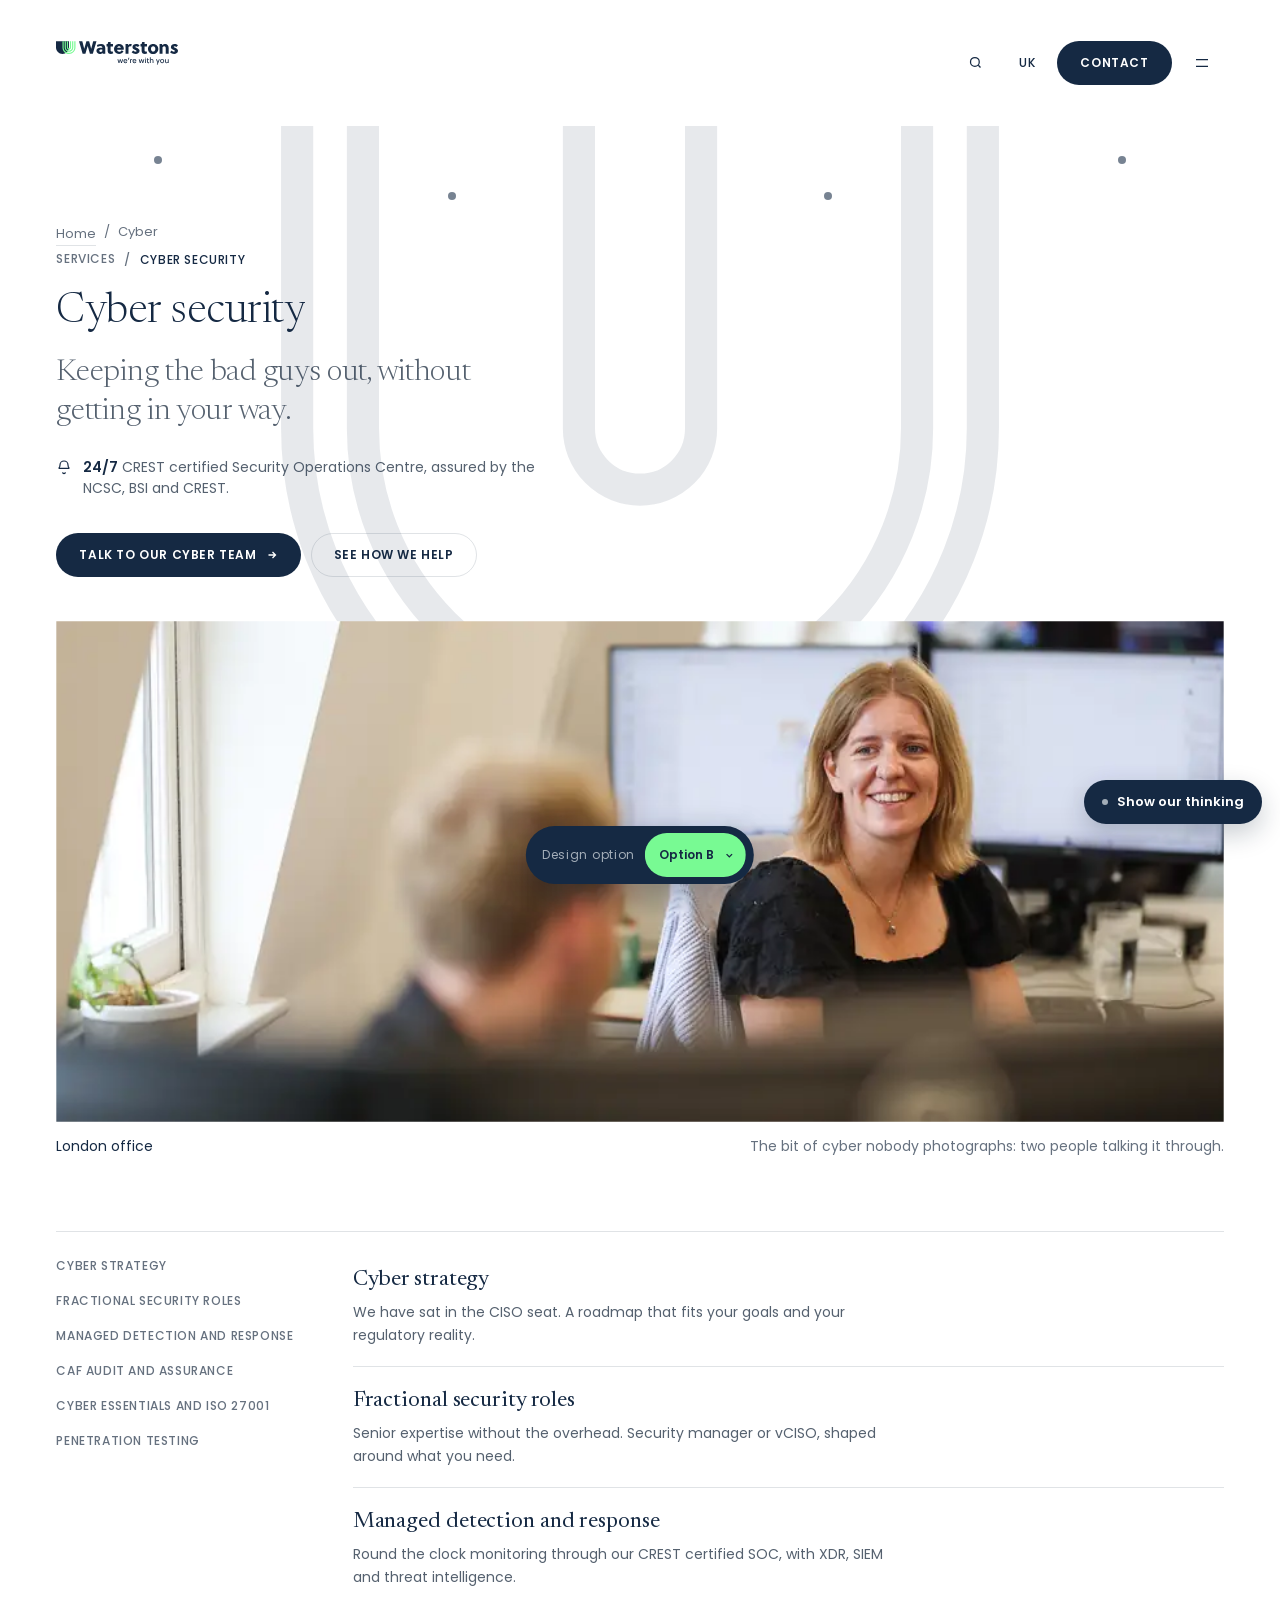
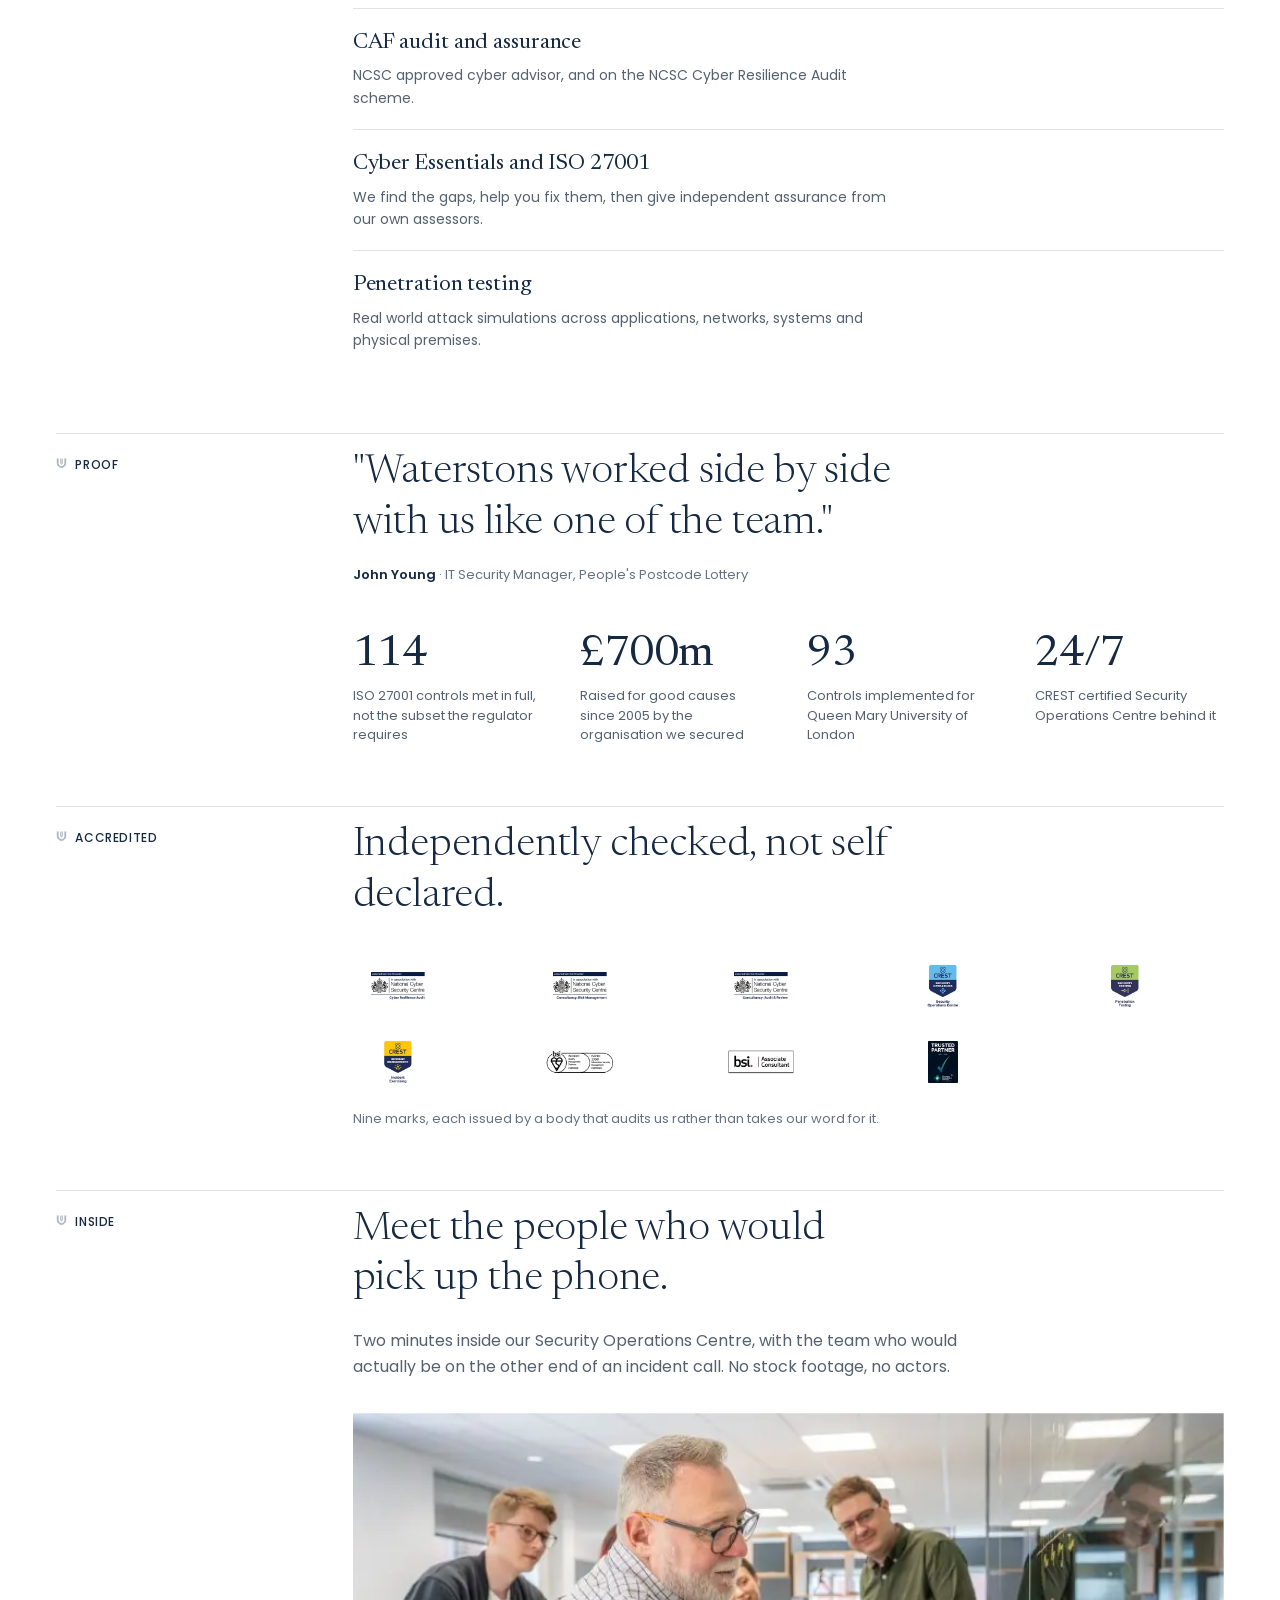
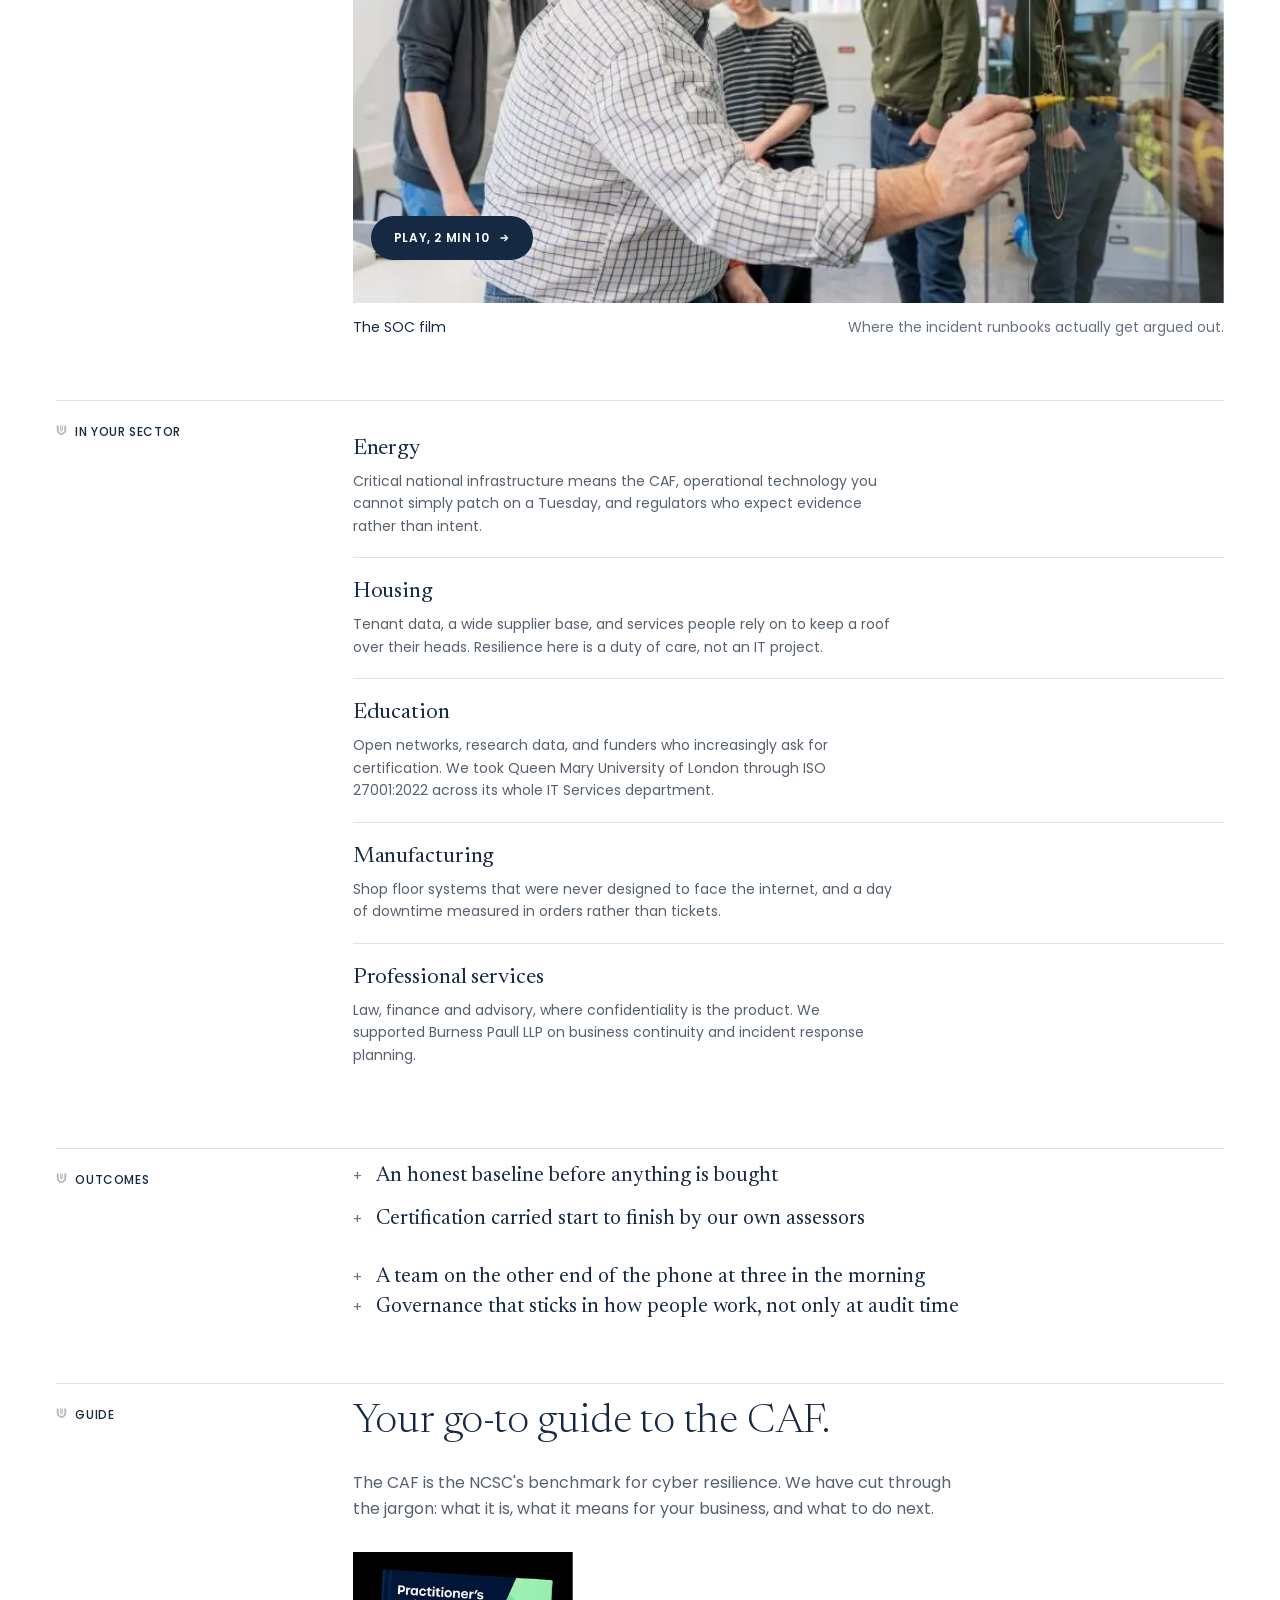
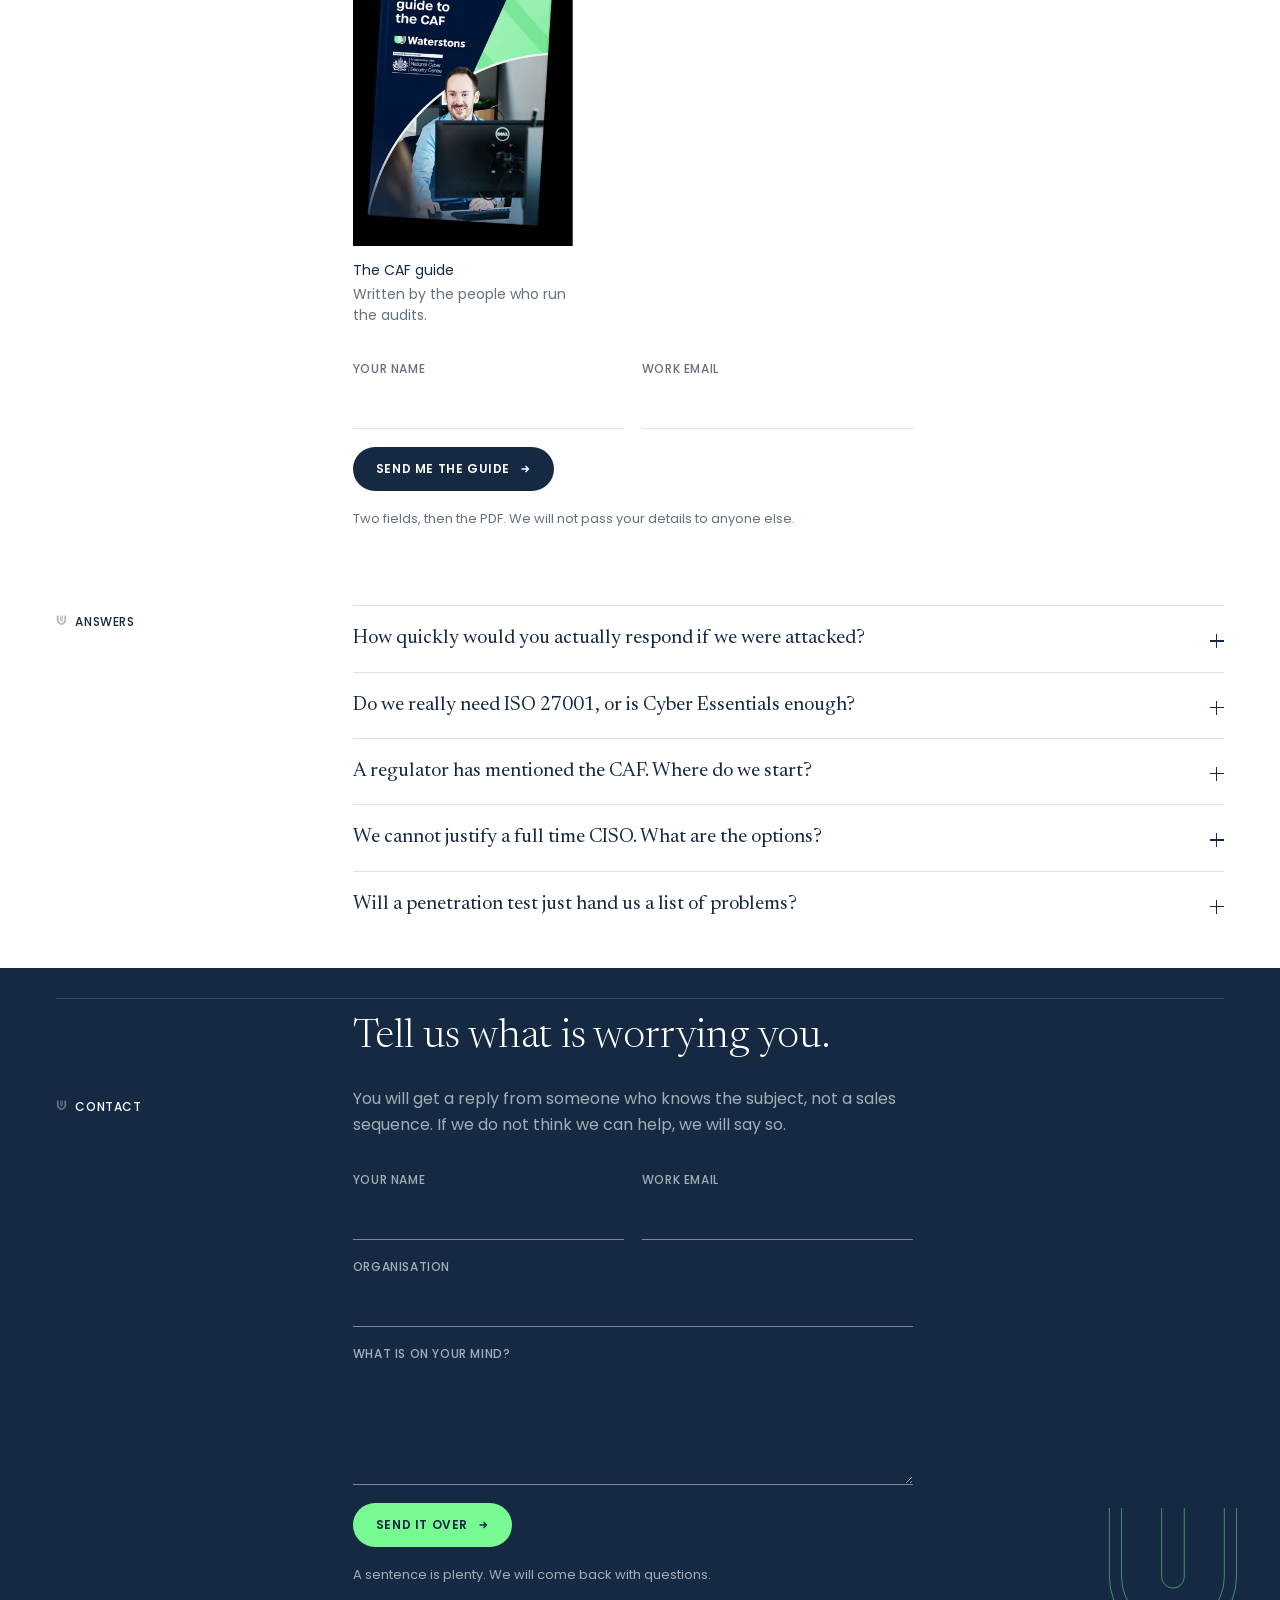
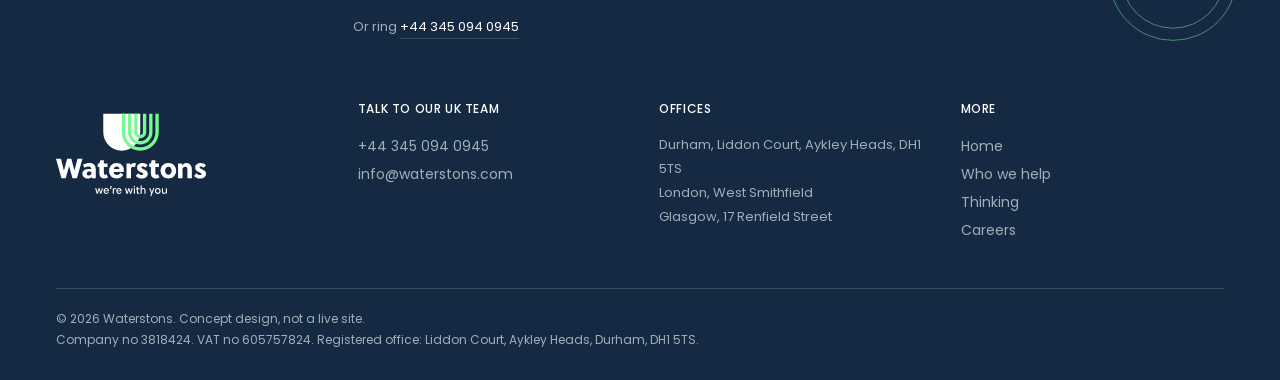
<file: b/site/services/cyber.html>
<!doctype html>
<html lang="en-GB" data-region="uk">
<head>
<meta charset="utf-8">
<meta name="viewport" content="width=device-width, initial-scale=1, viewport-fit=cover">
<meta name="robots" content="noindex,nofollow">
<title>Cyber | Waterstons</title>
<link rel="preload" as="font" type="font/woff2" href="../../../assets/fonts/newsreader-var.woff2" crossorigin>
<link rel="preload" as="font" type="font/woff2" href="../../../assets/fonts/poppins-500.woff2" crossorigin>
<link rel="preload" as="image" href="../../../assets/img/cyber-wide-1400.webp"
      imagesrcset="../../../assets/img/cyber-wide-900.webp 900w, ../../../assets/img/cyber-wide-1400.webp 1400w"
      imagesizes="(min-width:900px) 62vw, 92vw" fetchpriority="high">
<script>/* The index is pinned from first paint when a script can run at all, so it
never occupies flow and then leaves it: measured, that transition cost CLS
0.3352 as 301px of page jumped upward. This sets POSITIONING only, never
visibility, so nothing can be hidden by it. With no JavaScript this does not run
either, and the index stays an ordinary block of contents under the header,
which is the state it needs to be safe in. The watchdog covers the third case,
where scripts run but b2.js never arrives: the flag is withdrawn and the page
returns to that same safe block. */
(function(){var d=document.documentElement;d.setAttribute('data-pin','');
setTimeout(function(){if(!d.hasAttribute('data-pin-ok'))d.removeAttribute('data-pin');},2500);})();</script>
<script type="application/ld+json">{"@context":"https://schema.org","@graph":[{"@type":"Organization","name":"Waterstons","description":"Technology and growth partners. A technology consultancy working across advisory, technology, data and AI, and cyber.","address":{"@type":"PostalAddress","streetAddress":"Liddon Court, Aykley Heads","addressLocality":"Durham","postalCode":"DH1 5TS","addressCountry":"GB"},"telephone":"+44 345 094 0945","email":"info@waterstons.com","logo":"../../../assets/brand/logo.svg"},{"@type":"Service","name":"Cyber security","description":"Audits, detection and response, penetration testing and certification, with a 24/7 CREST certified Security Operations Centre.","serviceType":"Cyber security","provider":{"@type":"Organization","name":"Waterstons"},"areaServed":[{"@type":"Country","name":"United Kingdom"},{"@type":"Country","name":"Australia"}]},{"@type":"BreadcrumbList","itemListElement":[{"@type":"ListItem","position":1,"name":"Home","item":"../index.html"},{"@type":"ListItem","position":2,"name":"Services","item":"../index.html#work"},{"@type":"ListItem","position":3,"name":"Cyber security"}]}]}</script>
<link rel="stylesheet" href="../../assets/css/b2.css">
<link rel="stylesheet" href="../../../assets/css/switcher.css">
<link rel="icon" href="../../../assets/brand/logo.svg" type="image/svg+xml">
</head>
<body>
<a class="t-skip" href="#main">Skip to content</a>
<p class="t-sr" id="t-region-live" role="status" aria-live="polite"></p>

<header class="t-head" data-head>
  <div class="t-frame">
    <div class="t-head__in">
      <a class="t-logo" href="../index.html" aria-label="Waterstons home">
        <span>
          <img src="../../../assets/brand/logo.svg" alt="Waterstons" width="361" height="70">
          <span class="t-head__now" data-now aria-hidden="true"></span>
        </span>
      </a>
      <div class="t-head__r">
        <button class="t-icon" type="button" data-search-open aria-expanded="false"
                aria-controls="t-search" aria-label="Search this site">
          <svg width="15" height="15" viewBox="0 0 24 24" fill="none" stroke="currentColor" stroke-width="2" aria-hidden="true"><circle cx="11" cy="11" r="7"/><path d="m20 20-3.5-3.5"/></svg>
        </button>
        <button class="t-icon" type="button" data-region-toggle aria-label="Region UK, switch to Australia">
          <span data-region-label>UK</span>
        </button>
        <a class="t-btn t-btn--solid" href="#enquiry">Contact</a>
        <button class="t-icon" type="button" data-menu-open aria-expanded="false"
                aria-controls="t-menu" aria-label="Menu">
          <svg width="16" height="16" viewBox="0 0 24 24" fill="none" stroke="currentColor" stroke-width="2" aria-hidden="true"><path d="M3 7h18M3 17h18"/></svg>
        </button>
      </div>
    </div>
  </div>
</header>

<nav class="t-watch" aria-label="Sections" data-count="8">
  <svg viewBox="0 0 36 42" fill="none" aria-hidden="true">
    <g class="t-watch__g"><path d="M2.00 2v18a16.00 16.00 0 0 0 32.00 0V2"/><path d="M5.07 2v18a12.93 12.93 0 0 0 25.86 0V2"/><path d="M15.15 2v18a2.85 2.85 0 0 0 5.70 0V2"/></g>
    <path d="M2.00 2v18a16.00 16.00 0 0 0 32.00 0V2"/><path d="M5.07 2v18a12.93 12.93 0 0 0 25.86 0V2"/><path d="M15.15 2v18a2.85 2.85 0 0 0 5.70 0V2"/>
  </svg>
  <ol class="t-watch__l">
    <li><a href="#proof"><span>Proof</span></a></li>
    <li><a href="#accredited"><span>Accredited</span></a></li>
    <li><a href="#inside"><span>Inside</span></a></li>
    <li><a href="#sectors"><span>In your sector</span></a></li>
    <li><a href="#outcomes"><span>Outcomes</span></a></li>
    <li><a href="#guide"><span>Guide</span></a></li>
    <li><a href="#faq"><span>Answers</span></a></li>
    <li><a href="#enquiry"><span>Contact</span></a></li>
  </ol>
</nav>

<main id="main">

<section class="t-sec t-hero t-hero--section" id="hero">
  <div class="t-frame">
    <nav class="t-note" aria-label="Breadcrumb" style="padding-top:8px">
      <ol style="display:flex;gap:8px;flex-wrap:wrap">
        <li><a href="../index.html" style="text-decoration:none;border-bottom:1px solid var(--rule)">Home</a></li>
        <li aria-hidden="true">/</li>
        <li><span aria-current="page">Cyber</span></li>
      </ol>
    </nav>
    <div class="t-row">
      <span data-lab="Cyber" aria-hidden="true"></span>
      <div class="t-col">
        <p class="t-eyebrow"><a href="../index.html#work">Services</a><span aria-hidden="true">/</span><b>Cyber security</b></p>
        <h1 class="t-d1">Cyber security</h1>
        <p class="t-stand">Keeping the bad guys out, without getting in your way.</p>
        <p class="t-live">
          <svg class="t-live__i" viewBox="0 0 24 24" fill="none" stroke="currentColor" stroke-width="1.8" aria-hidden="true"><path d="M12 3a6 6 0 0 0-6 6c0 4-2 5-2 5h16s-2-1-2-5a6 6 0 0 0-6-6zM10 20a2 2 0 0 0 4 0"/></svg>
          <span><b>24/7</b> CREST certified Security Operations Centre, assured by the NCSC, BSI and CREST.</span>
        </p>
        <div class="t-in" style="margin-top:34px;display:flex;flex-wrap:wrap;gap:10px">
          <a class="t-btn t-btn--solid" href="#enquiry">Talk to our cyber team <svg width="12" height="12" viewBox="0 0 24 24" fill="none" stroke="currentColor" stroke-width="2.6" aria-hidden="true"><path d="M5 12h14m-6-6 6 6-6 6"/></svg></a>
          <a class="t-btn t-btn--ghost" href="#services">See how we help</a>
        </div>
        <figure class="t-wipe t-media t-media--wide t-in" style="margin-top:44px">
          <img src="../../../assets/img/cyber-wide-1400.webp" srcset="../../../assets/img/cyber-wide-900.webp 900w, ../../../assets/img/cyber-wide-1400.webp 1400w"
               sizes="(min-width:900px) 62vw, 92vw" width="1400" height="600" fetchpriority="high"
               alt="A Waterstons colleague smiling mid conversation with a teammate in the London office.">
          <figcaption class="t-cap"><span class="t-cap__n">London office</span><span class="t-cap__d">The bit of cyber nobody photographs: two people talking it through.</span></figcaption>
        </figure>
      </div>
    </div>
  </div>
</section>

<section style="position:relative" class="t-sec" id="services">
  <div class="t-think"><p><b>Section 6, services.</b> &ldquo;A structure that reflects the external reality of our prospective clients and isn&rsquo;t merely reflective of an arbitrary internal structure chart.&rdquo; Six services named as a client would describe the problem, in one reusable list. A seventh needs a CMS entry, not a developer and not a new template.</p></div>
  <div class="t-frame">
    <hr class="t-rule">
    <div class="t-row">
      <div class="t-index" data-index>
      <a href="#strategy">Cyber strategy</a>
      <a href="#fractional">Fractional security roles</a>
      <a href="#mdr">Managed detection and response</a>
      <a href="#caf">CAF audit and assurance</a>
      <a href="#certification">Cyber Essentials and ISO 27001</a>
      <a href="#pentest">Penetration testing</a></div>
      <div class="t-col">
        <ul class="t-list">
          <li class="t-item t-in" id="strategy">
            <span class="t-d3">Cyber strategy</span>
            <span class="t-item__d">We have sat in the CISO seat. A roadmap that fits your goals and your regulatory reality.</span>
          </li>
          <li class="t-item t-in" id="fractional">
            <span class="t-d3">Fractional security roles</span>
            <span class="t-item__d">Senior expertise without the overhead. Security manager or vCISO, shaped around what you need.</span>
          </li>
          <li class="t-item t-in" id="mdr">
            <span class="t-d3">Managed detection and response</span>
            <span class="t-item__d">Round the clock monitoring through our CREST certified SOC, with XDR, SIEM and threat intelligence.</span>
          </li>
          <li class="t-item t-in" id="caf">
            <span class="t-d3">CAF audit and assurance</span>
            <span class="t-item__d">NCSC approved cyber advisor, and on the NCSC Cyber Resilience Audit scheme.</span>
          </li>
          <li class="t-item t-in" id="certification">
            <span class="t-d3">Cyber Essentials and ISO 27001</span>
            <span class="t-item__d">We find the gaps, help you fix them, then give independent assurance from our own assessors.</span>
          </li>
          <li class="t-item t-in" id="pentest">
            <span class="t-d3">Penetration testing</span>
            <span class="t-item__d">Real world attack simulations across applications, networks, systems and physical premises.</span>
          </li>
        </ul>
      </div>
    </div>
  </div>
</section>
<section style="position:relative" class="t-sec" id="proof">
  <div class="t-think"><p><b>Section 6, clients.</b> &ldquo;Logos, case studies, testimonials, and clear examples (metrics over long narrative).&rdquo; 114 of 114 controls, &pound;700m raised, 93 controls, a 24/7 SOC. Numbers first and the client&rsquo;s own words second, because a due diligence reader scans for evidence before they read prose.</p></div>
  <div class="t-frame">
    <hr class="t-rule">
    <div class="t-row">
      <h2 class="t-lab" data-lab="Proof"><svg class="t-lab__m" viewBox="0 0 36 42" aria-hidden="true"><path d="M2.00 2v18a16.00 16.00 0 0 0 32.00 0V2"/><path d="M5.07 2v18a12.93 12.93 0 0 0 25.86 0V2"/><path d="M15.15 2v18a2.85 2.85 0 0 0 5.70 0V2"/></svg>Proof</h2>
      <div class="t-col">
        <blockquote class="t-in" style="margin:0">
          <p class="t-d2">"Waterstons worked side by side with us like one of the team."</p>
          <footer class="t-note" style="margin-top:16px"><b style="color:var(--ink)">John Young</b> &middot; IT Security Manager, People's Postcode Lottery</footer>
        </blockquote>
        <div class="t-figs" style="margin-top:48px">
          <div class="t-in"><span class="t-fig__n">114</span><span class="t-fig__l">ISO 27001 controls met in full, not the subset the regulator requires</span></div>
          <div class="t-in"><span class="t-fig__n">&pound;700m</span><span class="t-fig__l">Raised for good causes since 2005 by the organisation we secured</span></div>
          <div class="t-in"><span class="t-fig__n">93</span><span class="t-fig__l">Controls implemented for Queen Mary University of London</span></div>
          <div class="t-in"><span class="t-fig__n">24/7</span><span class="t-fig__l">CREST certified Security Operations Centre behind it</span></div>
        </div>
      </div>
    </div>
  </div>
</section>
<section style="position:relative" class="t-sec" id="accredited">
  <div class="t-think"><p><b>Section 9, compliance.</b> &ldquo;The site must conform to WCAG 2.2 AA as a minimum. You should demonstrate conformance through testing evidence (automated and manual).&rdquo; Automated: zero violations across all pages. Manual: contrast computed from rendered pixels where the ground is a photograph, target size and spacing checked against 2.5.8, and the keyboard surface counted before and after every change.</p></div>
  <div class="t-frame">
    <hr class="t-rule">
    <div class="t-row">
      <h2 class="t-lab" data-lab="Accredited"><svg class="t-lab__m" viewBox="0 0 36 42" aria-hidden="true"><path d="M2.00 2v18a16.00 16.00 0 0 0 32.00 0V2"/><path d="M5.07 2v18a12.93 12.93 0 0 0 25.86 0V2"/><path d="M15.15 2v18a2.85 2.85 0 0 0 5.70 0V2"/></svg>Accredited</h2>
      <div class="t-col">
        <p class="t-d2 t-in">Independently checked, not self declared.</p>
        <ul class="t-marks t-in" style="margin-top:36px">
          <li><img src="../../../assets/img/acc-ncsc-cra.webp" width="300" height="180" alt="NCSC Cyber Resilience Audit scheme, assured service provider" loading="lazy"></li>
          <li><img src="../../../assets/img/acc-ncsc-risk.webp" width="300" height="180" alt="NCSC assured consultancy for risk management" loading="lazy"></li>
          <li><img src="../../../assets/img/acc-ncsc-audit.webp" width="300" height="180" alt="NCSC assured consultancy for audit and review" loading="lazy"></li>
          <li><img src="../../../assets/img/acc-crest-soc.webp" width="300" height="180" alt="CREST accredited Security Operations Centre" loading="lazy"></li>
          <li><img src="../../../assets/img/acc-crest-pentest.webp" width="300" height="180" alt="CREST accredited penetration testing" loading="lazy"></li>
          <li><img src="../../../assets/img/acc-crest-incident.webp" width="300" height="180" alt="CREST accredited incident exercising" loading="lazy"></li>
          <li><img src="../../../assets/img/acc-bsi-iso.webp" width="300" height="180" alt="BSI mark of trust, ISO 9001 and ISO 27001" loading="lazy"></li>
          <li><img src="../../../assets/img/acc-bsi-acp.webp" width="300" height="180" alt="BSI Associate Consultancy Programme" loading="lazy"></li>
          <li><img src="../../../assets/img/acc-nebrc.webp" width="300" height="180" alt="North East Business Resilience Centre trusted partner" loading="lazy"></li>
        </ul>
        <p class="t-note t-in" style="margin-top:20px">Nine marks, each issued by a body that audits us rather than takes our word for it.</p>
      </div>
    </div>
  </div>
</section>
<section style="position:relative" class="t-sec" id="inside">
  <div class="t-think"><p><b>Section 9, content and build controls.</b> &ldquo;Schema.org structured data must be implemented throughout, as this is increasingly how search engines and AI assistants consume content.&rdquo; Organization, WebSite, Service, Article and BreadcrumbList. No foundingDate: the brief dates the firm to a decade rather than a year, and a machine reading this cannot tell a careful claim from a confident one.</p></div>
  <div class="t-frame">
    <hr class="t-rule">
    <div class="t-row">
      <h2 class="t-lab" data-lab="Inside"><svg class="t-lab__m" viewBox="0 0 36 42" aria-hidden="true"><path d="M2.00 2v18a16.00 16.00 0 0 0 32.00 0V2"/><path d="M5.07 2v18a12.93 12.93 0 0 0 25.86 0V2"/><path d="M15.15 2v18a2.85 2.85 0 0 0 5.70 0V2"/></svg>Inside</h2>
      <div class="t-col">
        <p class="t-d2 t-in">Meet the people who would pick up the phone.</p>
        <p class="t-body t-in" style="margin-top:22px">Two minutes inside our Security Operations Centre, with the team who would
        actually be on the other end of an incident call. No stock footage, no actors.</p>
        <figure class="t-wipe t-media t-media--wide t-video t-in" style="margin-top:34px;position:relative">
          <img src="../../../assets/img/video-poster-cyber-800.webp" srcset="../../../assets/img/video-poster-cyber-720.webp 720w, ../../../assets/img/video-poster-cyber-800.webp 800w"
               sizes="(min-width:900px) 62vw, 92vw" width="800" height="450" loading="lazy"
               alt="Waterstons colleagues talking in front of a whiteboard covered in notes.">
          <button class="t-btn t-btn--solid" type="button" data-video="Security Operations Centre film"
                  style="position:absolute;left:18px;bottom:78px">Play, 2 min 10 <svg width="12" height="12" viewBox="0 0 24 24" fill="none" stroke="currentColor" stroke-width="2.6" aria-hidden="true"><path d="M5 12h14m-6-6 6 6-6 6"/></svg></button>
          <figcaption class="t-cap"><span class="t-cap__n">The SOC film</span><span class="t-cap__d">Where the incident runbooks actually get argued out.</span></figcaption>
        </figure>
      </div>
    </div>
  </div>
</section>
<section style="position:relative" class="t-sec" id="sectors">
  
  <div class="t-frame">
    <hr class="t-rule">
    <div class="t-row">
      <h2 class="t-lab" data-lab="In your sector"><svg class="t-lab__m" viewBox="0 0 36 42" aria-hidden="true"><path d="M2.00 2v18a16.00 16.00 0 0 0 32.00 0V2"/><path d="M5.07 2v18a12.93 12.93 0 0 0 25.86 0V2"/><path d="M15.15 2v18a2.85 2.85 0 0 0 5.70 0V2"/></svg>In your sector</h2>
      <div class="t-col">
        <ul class="t-list">
          <li class="t-item t-in">
            <span class="t-d3">Energy</span>
            <span class="t-item__d">Critical national infrastructure means the CAF, operational technology you cannot simply patch on a Tuesday, and regulators who expect evidence rather than intent.</span>
          </li>
          <li class="t-item t-in">
            <span class="t-d3">Housing</span>
            <span class="t-item__d">Tenant data, a wide supplier base, and services people rely on to keep a roof over their heads. Resilience here is a duty of care, not an IT project.</span>
          </li>
          <li class="t-item t-in">
            <span class="t-d3">Education</span>
            <span class="t-item__d">Open networks, research data, and funders who increasingly ask for certification. We took Queen Mary University of London through ISO 27001:2022 across its whole IT Services department.</span>
          </li>
          <li class="t-item t-in">
            <span class="t-d3">Manufacturing</span>
            <span class="t-item__d">Shop floor systems that were never designed to face the internet, and a day of downtime measured in orders rather than tickets.</span>
          </li>
          <li class="t-item t-in">
            <span class="t-d3">Professional services</span>
            <span class="t-item__d">Law, finance and advisory, where confidentiality is the product. We supported Burness Paull LLP on business continuity and incident response planning.</span>
          </li>
        </ul>
      </div>
    </div>
  </div>
</section>
<section style="position:relative" class="t-sec" id="outcomes">
  <div class="t-think"><p><b>Section 5, objectives.</b> &ldquo;Take that awareness and interest and, via trust and credibility, turn it into persuasion&hellip; it may also be part of due diligence.&rdquo; The page answers the questions a buyer actually asks, in their order, and states the honest limit of each service in the client&rsquo;s voice rather than claiming everything.</p></div>
  <div class="t-frame">
    <hr class="t-rule">
    <div class="t-row">
      <h2 class="t-lab" data-lab="Outcomes"><svg class="t-lab__m" viewBox="0 0 36 42" aria-hidden="true"><path d="M2.00 2v18a16.00 16.00 0 0 0 32.00 0V2"/><path d="M5.07 2v18a12.93 12.93 0 0 0 25.86 0V2"/><path d="M15.15 2v18a2.85 2.85 0 0 0 5.70 0V2"/></svg>Outcomes</h2>
      <div class="t-col">
        <ul class="t-plus">
          <li class="t-in">An honest baseline before anything is bought</li>
          <li class="t-in">Certification carried start to finish by our own assessors</li>
          <li class="t-in">A team on the other end of the phone at three in the morning</li>
          <li class="t-in">Governance that sticks in how people work, not only at audit time</li>
        </ul>
      </div>
    </div>
  </div>
</section>
<section style="position:relative" class="t-sec" id="guide">
  <div class="t-think"><p><b>Section 8, usability.</b> &ldquo;We will need some agreed templates for key pages (eg &ndash; Services pages, and also Sector pages) which can be replicated.&rdquo; This page is the Services template. The same parts build a Sector page with different content: the margin index, the reusable list, the proof strip and the enquiry form are components rather than a layout drawn once.</p></div>
  <div class="t-frame">
    <hr class="t-rule">
    <div class="t-row">
      <h2 class="t-lab" data-lab="Guide"><svg class="t-lab__m" viewBox="0 0 36 42" aria-hidden="true"><path d="M2.00 2v18a16.00 16.00 0 0 0 32.00 0V2"/><path d="M5.07 2v18a12.93 12.93 0 0 0 25.86 0V2"/><path d="M15.15 2v18a2.85 2.85 0 0 0 5.70 0V2"/></svg>Guide</h2>
      <div class="t-col">
        <p class="t-d2 t-in">Your go-to guide to the CAF.</p>
        <p class="t-body t-in" style="margin-top:22px">The CAF is the NCSC's benchmark for cyber resilience. We have cut through
        the jargon: what it is, what it means for your business, and what to do next.</p>
        <figure class="t-wipe t-media t-media--doc t-in" style="max-width:220px;margin-top:30px">
          <img src="../../../assets/img/guide-caf-640.webp" srcset="../../../assets/img/guide-caf-380.webp 380w, ../../../assets/img/guide-caf-640.webp 640w"
               sizes="220px" width="640" height="857" loading="lazy"
               alt="Cover of the Waterstons practitioner's guide to the NCSC Cyber Assessment Framework.">
          <figcaption class="t-cap"><span class="t-cap__n">The CAF guide</span><span class="t-cap__d">Written by the people who run the audits.</span></figcaption>
        </figure>
        <form class="t-form t-in" data-mock novalidate style="margin-top:34px">
          <div class="t-cols">
            <div class="t-field"><label for="dl-n">Your name</label><input id="dl-n" name="name" type="text" autocomplete="name" required></div>
            <div class="t-field"><label for="dl-e">Work email</label><input id="dl-e" name="email" type="email" autocomplete="email" required></div>
          </div>
          <div class="t-hp" aria-hidden="true"><label for="dl-w">Leave this field empty</label><input id="dl-w" name="website" type="text" tabindex="-1" autocomplete="off"></div>
          <div><button class="t-btn t-btn--solid" type="submit">Send me the guide <svg width="12" height="12" viewBox="0 0 24 24" fill="none" stroke="currentColor" stroke-width="2.6" aria-hidden="true"><path d="M5 12h14m-6-6 6 6-6 6"/></svg></button></div>
          <p class="t-note">Two fields, then the PDF. We will not pass your details to anyone else.</p>
          <p class="t-note" data-mock-note hidden>Thanks. In the live build the guide would arrive by email and the download would be recorded. This concept does not submit anything.</p>
        </form>
      </div>
    </div>
  </div>
</section>
<section style="position:relative" class="t-sec" id="faq">
  <div class="t-think"><p><b>Section 3, target audience.</b> Visitors arrive &ldquo;from organic and paid search results; or from word-of-mouth recommendations&rdquo; rather than the front door, so a section page names its parent above its title and carries a breadcrumb. A reader who landed sideways is told where they are before they read a word.</p></div>
  <div class="t-frame">
    <hr class="t-rule">
    <div class="t-row">
      <h2 class="t-lab" data-lab="Answers"><svg class="t-lab__m" viewBox="0 0 36 42" aria-hidden="true"><path d="M2.00 2v18a16.00 16.00 0 0 0 32.00 0V2"/><path d="M5.07 2v18a12.93 12.93 0 0 0 25.86 0V2"/><path d="M15.15 2v18a2.85 2.85 0 0 0 5.70 0V2"/></svg>Answers</h2>
      <div class="t-col">
        <div class="t-in">
          <div class="t-acc__i">
            <h3 style="margin:0">
              <button class="t-acc__b" type="button" id="fq1b" aria-expanded="false" aria-controls="fq1">
                <span>How quickly would you actually respond if we were attacked?</span><span class="t-acc__ic" aria-hidden="true"></span>
              </button>
            </h3>
            <div class="t-acc__p" id="fq1" role="region" aria-labelledby="fq1b" hidden><p>Our managed detection and response service runs 24 hours a day through our CREST certified Security Operations Centre. The team detects and triages in real time, backed by XDR and SIEM, threat intelligence and dark web scanning. When we spot something we contain it, investigate it, and give you clear steps to fix it and stop it happening again.</p></div>
          </div>
          <div class="t-acc__i">
            <h3 style="margin:0">
              <button class="t-acc__b" type="button" id="fq2b" aria-expanded="false" aria-controls="fq2">
                <span>Do we really need ISO 27001, or is Cyber Essentials enough?</span><span class="t-acc__ic" aria-hidden="true"></span>
              </button>
            </h3>
            <div class="t-acc__p" id="fq2" role="region" aria-labelledby="fq2b" hidden><p>It depends who is asking and why. Cyber Essentials covers the technical basics and is often what a contract or a funder requires. ISO 27001 is a management system, so it proves you run security as an ongoing discipline. We support both from start to finish, with certified assessors and auditors of our own, and we will tell you honestly if you do not need the bigger one yet.</p></div>
          </div>
          <div class="t-acc__i">
            <h3 style="margin:0">
              <button class="t-acc__b" type="button" id="fq3b" aria-expanded="false" aria-controls="fq3">
                <span>A regulator has mentioned the CAF. Where do we start?</span><span class="t-acc__ic" aria-hidden="true"></span>
              </button>
            </h3>
            <div class="t-acc__p" id="fq3" role="region" aria-labelledby="fq3b" hidden><p>Start with an honest baseline. We are an NCSC approved cyber advisor and one of only a small number of consultancies on the NCSC Cyber Resilience Audit scheme. We will work out how ready you are for submission, where the gaps are, and what to tackle first, so you have a practical route rather than a wall of framework.</p></div>
          </div>
          <div class="t-acc__i">
            <h3 style="margin:0">
              <button class="t-acc__b" type="button" id="fq4b" aria-expanded="false" aria-controls="fq4">
                <span>We cannot justify a full time CISO. What are the options?</span><span class="t-acc__ic" aria-hidden="true"></span>
              </button>
            </h3>
            <div class="t-acc__p" id="fq4" role="region" aria-labelledby="fq4b" hidden><p>Not every organisation needs a full time security leader, but every organisation needs the thinking of one. Our fractional security roles give you senior expertise without the overhead, from hands on operational support through to strategic leadership, with governance that sticks in how people work rather than only at audit time.</p></div>
          </div>
          <div class="t-acc__i">
            <h3 style="margin:0">
              <button class="t-acc__b" type="button" id="fq5b" aria-expanded="false" aria-controls="fq5">
                <span>Will a penetration test just hand us a list of problems?</span><span class="t-acc__ic" aria-hidden="true"></span>
              </button>
            </h3>
            <div class="t-acc__p" id="fq5" role="region" aria-labelledby="fq5b" hidden><p>No. Our accredited testers run real world attack simulations across your web applications, networks, systems and even your physical environment, then give you practical, prioritised steps to put things right. We also run Microsoft 365 security reviews, vulnerability assessments and Active Directory analysis.</p></div>
          </div>
        </div>
      </div>
    </div>
  </div>
</section>
<section class="t-sec t-navy" id="enquiry" style="position:relative;overflow:hidden">
  <svg class="t-arcs" viewBox="0 0 400 360" fill="none" aria-hidden="true"><path d="M28 0v186a172 172 0 0 0 344 0V0"/><path d="M61 0v186a139 139 0 0 0 278 0V0"/><path d="M169.4 0v186a30.6 30.6 0 0 0 61.2 0V0"/></svg>
  <div class="t-frame" style="position:relative">
    <hr class="t-rule">
    <div class="t-row">
      <h2 class="t-lab" data-lab="Contact"><svg class="t-lab__m" viewBox="0 0 36 42" aria-hidden="true"><path d="M2.00 2v18a16.00 16.00 0 0 0 32.00 0V2"/><path d="M5.07 2v18a12.93 12.93 0 0 0 25.86 0V2"/><path d="M15.15 2v18a2.85 2.85 0 0 0 5.70 0V2"/></svg>Contact</h2>
      <div class="t-col">
        <p class="t-d2 t-in">Tell us what is worrying you.</p>
        <p class="t-body t-in" style="margin-top:22px">You will get a reply from someone who knows the subject, not a sales
        sequence. If we do not think we can help, we will say so.</p>
        <form class="t-form t-in" data-mock novalidate style="margin-top:34px">
          <div class="t-cols">
            <div class="t-field"><label for="en-n">Your name</label><input id="en-n" name="name" type="text" autocomplete="name" required></div>
            <div class="t-field"><label for="en-e">Work email</label><input id="en-e" name="email" type="email" autocomplete="email" required></div>
          </div>
          <div class="t-field"><label for="en-o">Organisation</label><input id="en-o" name="org" type="text" autocomplete="organization"></div>
          <div class="t-field"><label for="en-m">What is on your mind?</label><textarea id="en-m" name="message" rows="4"></textarea></div>
          <div class="t-hp" aria-hidden="true"><label for="en-w">Leave this field empty</label><input id="en-w" name="website" type="text" tabindex="-1" autocomplete="off"></div>
          <div><button class="t-btn t-btn--solid" type="submit">Send it over <svg width="12" height="12" viewBox="0 0 24 24" fill="none" stroke="currentColor" stroke-width="2.6" aria-hidden="true"><path d="M5 12h14m-6-6 6 6-6 6"/></svg></button></div>
          <p class="t-note" style="color:var(--on-navy-2)">A sentence is plenty. We will come back with questions.</p>
          <p class="t-note" data-mock-note hidden style="color:var(--on-navy-2)">Thanks. In the live build this would reach the cyber team and create a contact record in HubSpot. This concept does not submit anything.</p>
        </form>
        <p class="t-note t-in" style="margin-top:30px;color:var(--on-navy-2)">Or ring
          <a href="tel:+443450940945" data-uk="+44 345 094 0945" data-au="+61 2 9160 8430" data-uk-href="tel:+443450940945" data-au-href="tel:+61291608430" style="color:var(--on-navy);border-bottom:1px solid var(--rule-navy);text-decoration:none">+44 345 094 0945</a>
        </p>
      </div>
    </div>
  </div>
</section>

</main>

<footer class="t-foot t-navy">
  <div class="t-frame">
    <div class="t-foot__cols">
      <div><img src="../../../assets/brand/logo--stacked-white.svg" alt="Waterstons. We're with you." width="200" height="110" style="width:150px"></div>
      <div>
        <h3>Talk to our <span data-uk="UK" data-au="Australian">UK</span> team</h3>
        <ul>
          <li><a href="tel:+443450940945" data-uk="+44 345 094 0945" data-au="+61 2 9160 8430" data-uk-href="tel:+443450940945" data-au-href="tel:+61291608430">+44 345 094 0945</a></li>
          <li><a href="mailto:info@waterstons.com" data-uk="info@waterstons.com" data-au="info@waterstons.com.au" data-uk-href="mailto:info@waterstons.com" data-au-href="mailto:info@waterstons.com.au">info@waterstons.com</a></li>
        </ul>
      </div>
      <div>
        <h3>Offices</h3>
        <ul>
          <li data-region-only="uk"><span class="t-note" style="color:var(--on-navy-2)">Durham, Liddon Court, Aykley Heads, DH1 5TS</span></li>
          <li data-region-only="uk"><span class="t-note" style="color:var(--on-navy-2)">London, West Smithfield</span></li>
          <li data-region-only="uk"><span class="t-note" style="color:var(--on-navy-2)">Glasgow, 17 Renfield Street</span></li>
          <li data-region-only="au" hidden><span class="t-note" style="color:var(--on-navy-2)">Sydney, 4.03 6 Eden Park Drive, Macquarie Park, NSW 2113</span></li>
        </ul>
      </div>
      <div>
        <h3>More</h3>
        <ul>
          <li><a href="../index.html">Home</a></li>
          <li><a href="#sectors">Who we help</a></li>
          <li><a href="../index.html#thinking">Thinking</a></li>
          <li><a href="https://careers.waterstons.com/" rel="noopener">Careers</a></li>
        </ul>
      </div>
    </div>
    <div class="t-legal">
      <p>&copy; 2026 Waterstons. Concept design, not a live site.</p>
      <p>Company no 3818424. VAT no 605757824. Registered office: Liddon Court, Aykley Heads, Durham, DH1 5TS.</p>
    </div>
  </div>
</footer>

<div id="t-menu" class="t-navy" role="dialog" aria-modal="true" aria-labelledby="t-mtitle" hidden
     style="position:fixed;inset:0;z-index:200;overflow-y:auto;padding-block:20px var(--band)">
  <div class="t-frame">
    <div style="display:flex;align-items:center;justify-content:space-between;padding-block:14px;border-bottom:1px solid var(--rule-navy)">
      <span class="t-lab" id="t-mtitle" style="padding-top:0;color:var(--on-navy)">Menu</span>
      <button class="t-icon" type="button" data-menu-close aria-label="Close menu" style="color:var(--on-navy)">
        <svg width="14" height="14" viewBox="0 0 24 24" fill="none" stroke="currentColor" stroke-width="2" aria-hidden="true"><path d="M5 5l14 14M19 5 5 19"/></svg>
      </button>
    </div>
    <ul class="t-list" style="margin-top:12px">
      <li class="t-item" style="border-top-color:var(--rule-navy)"><a class="t-item__a" href="../index.html"><span class="t-d2" style="color:var(--on-navy)">Home</span></a></li>
      <li class="t-item" style="border-top-color:var(--rule-navy)"><a class="t-item__a" href="#services"><span class="t-d2" style="color:var(--on-navy)">Services</span></a></li>
      <li class="t-item" style="border-top-color:var(--rule-navy)"><a class="t-item__a" href="#sectors"><span class="t-d2" style="color:var(--on-navy)">Who we help</span></a></li>
      <li class="t-item" style="border-top-color:var(--rule-navy)"><a class="t-item__a" href="#faq"><span class="t-d2" style="color:var(--on-navy)">Answers</span></a></li>
      <li class="t-item" style="border-top-color:var(--rule-navy)"><a class="t-item__a" href="#enquiry"><span class="t-d2" style="color:var(--on-navy)">Contact</span></a></li>
    </ul>
  </div>
</div>

<div id="t-search" role="dialog" aria-modal="true" aria-labelledby="t-stitle" hidden
     style="position:fixed;inset:0;z-index:200;background:var(--ground);overflow-y:auto;padding-block:20px var(--band)">
  <div class="t-frame">
    <h2 class="t-sr" id="t-stitle">Search Waterstons</h2>
    <form role="search" onsubmit="return false" style="display:flex;align-items:center;gap:12px;border-bottom:1px solid var(--ink);padding-bottom:14px;margin-top:20px">
      <label class="t-sr" for="t-sinput">Search</label>
      <input id="t-sinput" type="search" value="cyber essentials" autocomplete="off"
             style="flex:1;border:0;font:inherit;font-family:var(--serif);font-weight:300;font-size:clamp(1.3rem,2.6vw,2rem);color:var(--ink);background:none;padding:2px 0">
      <button class="t-icon" type="button" data-search-close aria-label="Close search">
        <svg width="14" height="14" viewBox="0 0 24 24" fill="none" stroke="currentColor" stroke-width="2" aria-hidden="true"><path d="M5 5l14 14M19 5 5 19"/></svg>
      </button>
    </form>
    <ul class="t-list" style="margin-top:30px">
      <li class="t-item"><a class="t-item__a" href="#certification"><span class="t-d3">Cyber Essentials and ISO 27001</span><span class="t-note">Service</span><span class="t-item__d">Certification start to finish, with our own assessors and auditors.</span></a></li>
      <li class="t-item"><a class="t-item__a" href="#caf"><span class="t-d3">CAF audit and assurance</span><span class="t-note">Service</span><span class="t-item__d">NCSC approved cyber advisor and Cyber Resilience Audit scheme provider.</span></a></li>
      <li class="t-item"><a class="t-item__a" href="../index.html#thinking"><span class="t-d3">The rise of AI-assisted Subject Access Requests</span><span class="t-note">Article</span><span class="t-item__d">August 2026.</span></a></li>
    </ul>
    <p class="t-note" style="margin-top:26px">Indicative search design. Results are grouped by type and filtered by sector, service and format.</p>
  </div>
</div>


<button class="t-tt" type="button" aria-pressed="false">
  <span class="t-tt__d" aria-hidden="true"></span>
  <span class="t-tt__l">Show our thinking</span>
</button>
<script src="../../assets/js/b2.js" defer></script>
<script src="../../../assets/js/switcher.js" data-a-pages="/index.html /site/index.html /site/insights/rise-ai-assisted-subject-access-requests.html /site/services/cyber.html" data-b-pages="/site/index.html /site/sectors/energy.html /site/services/cyber.html" data-c-pages="/site/index.html /site/services/cyber.html" defer></script>
</body>
</html>
</file>
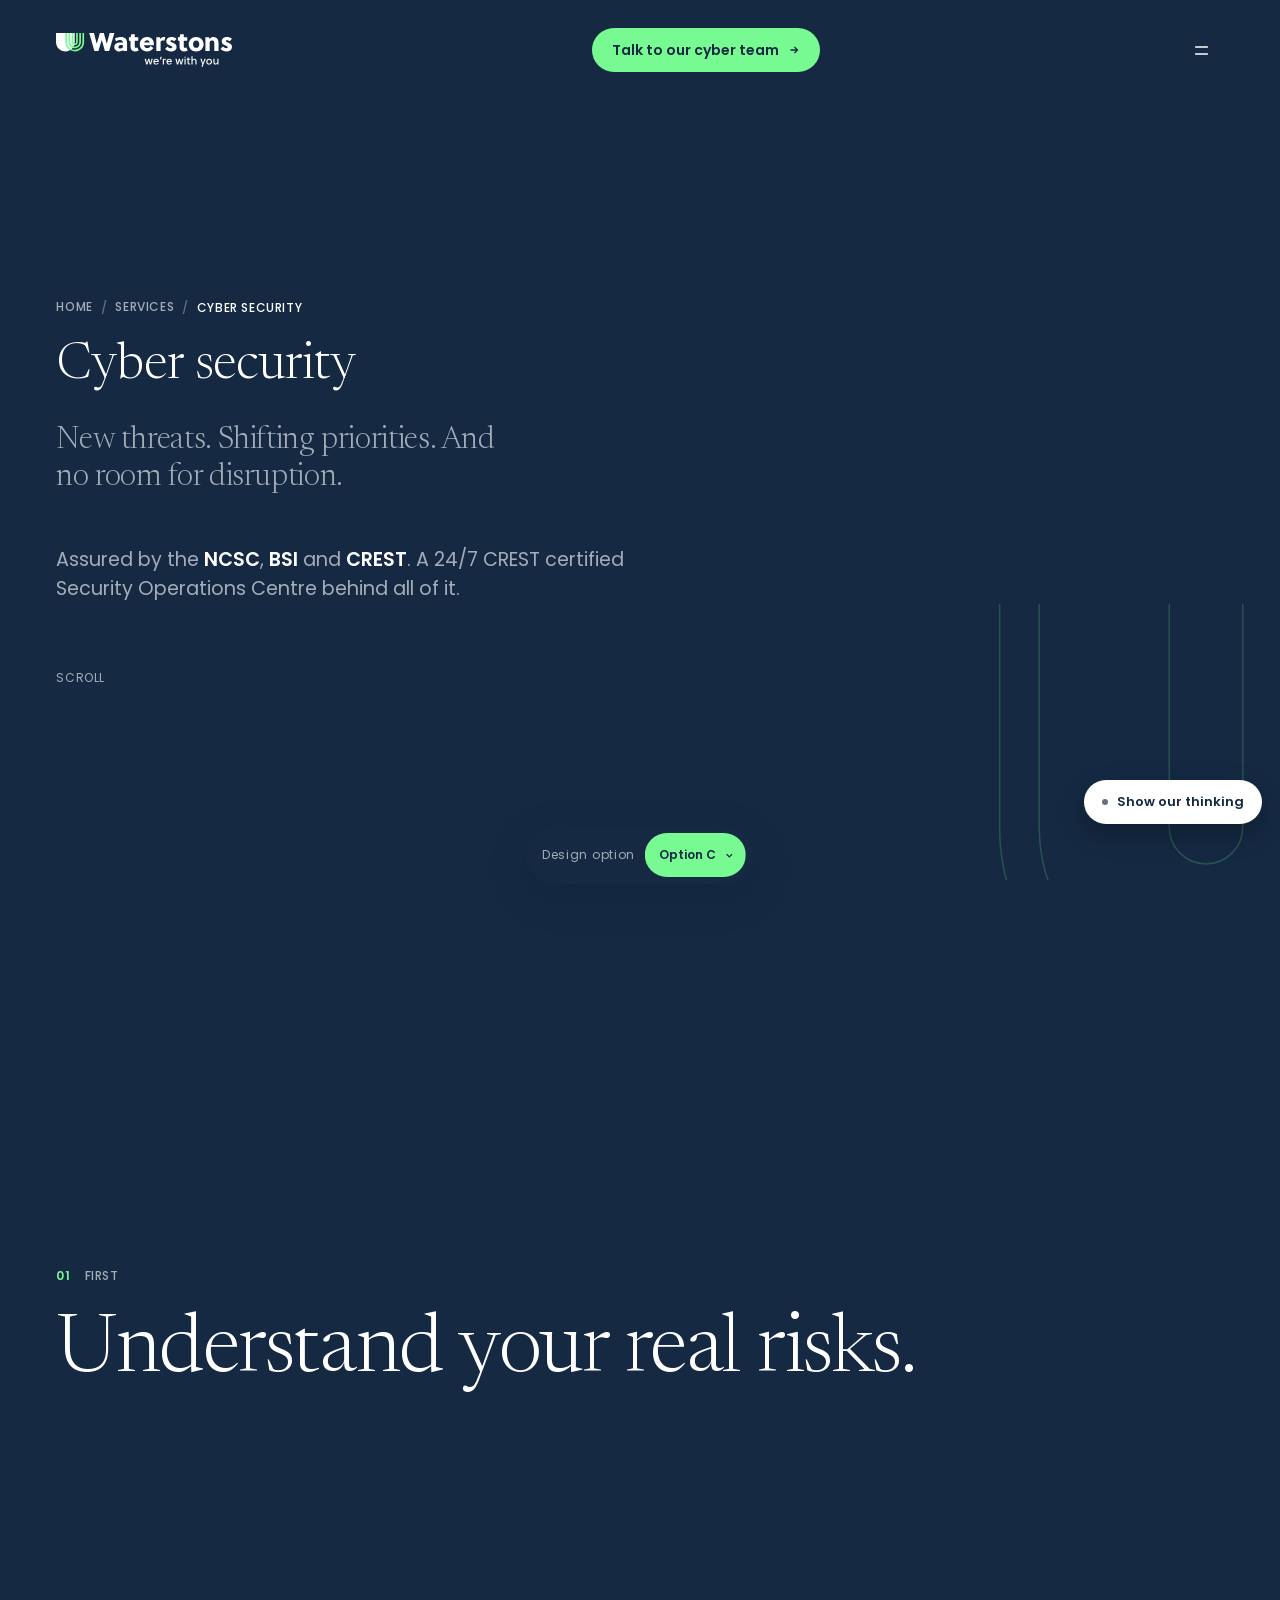
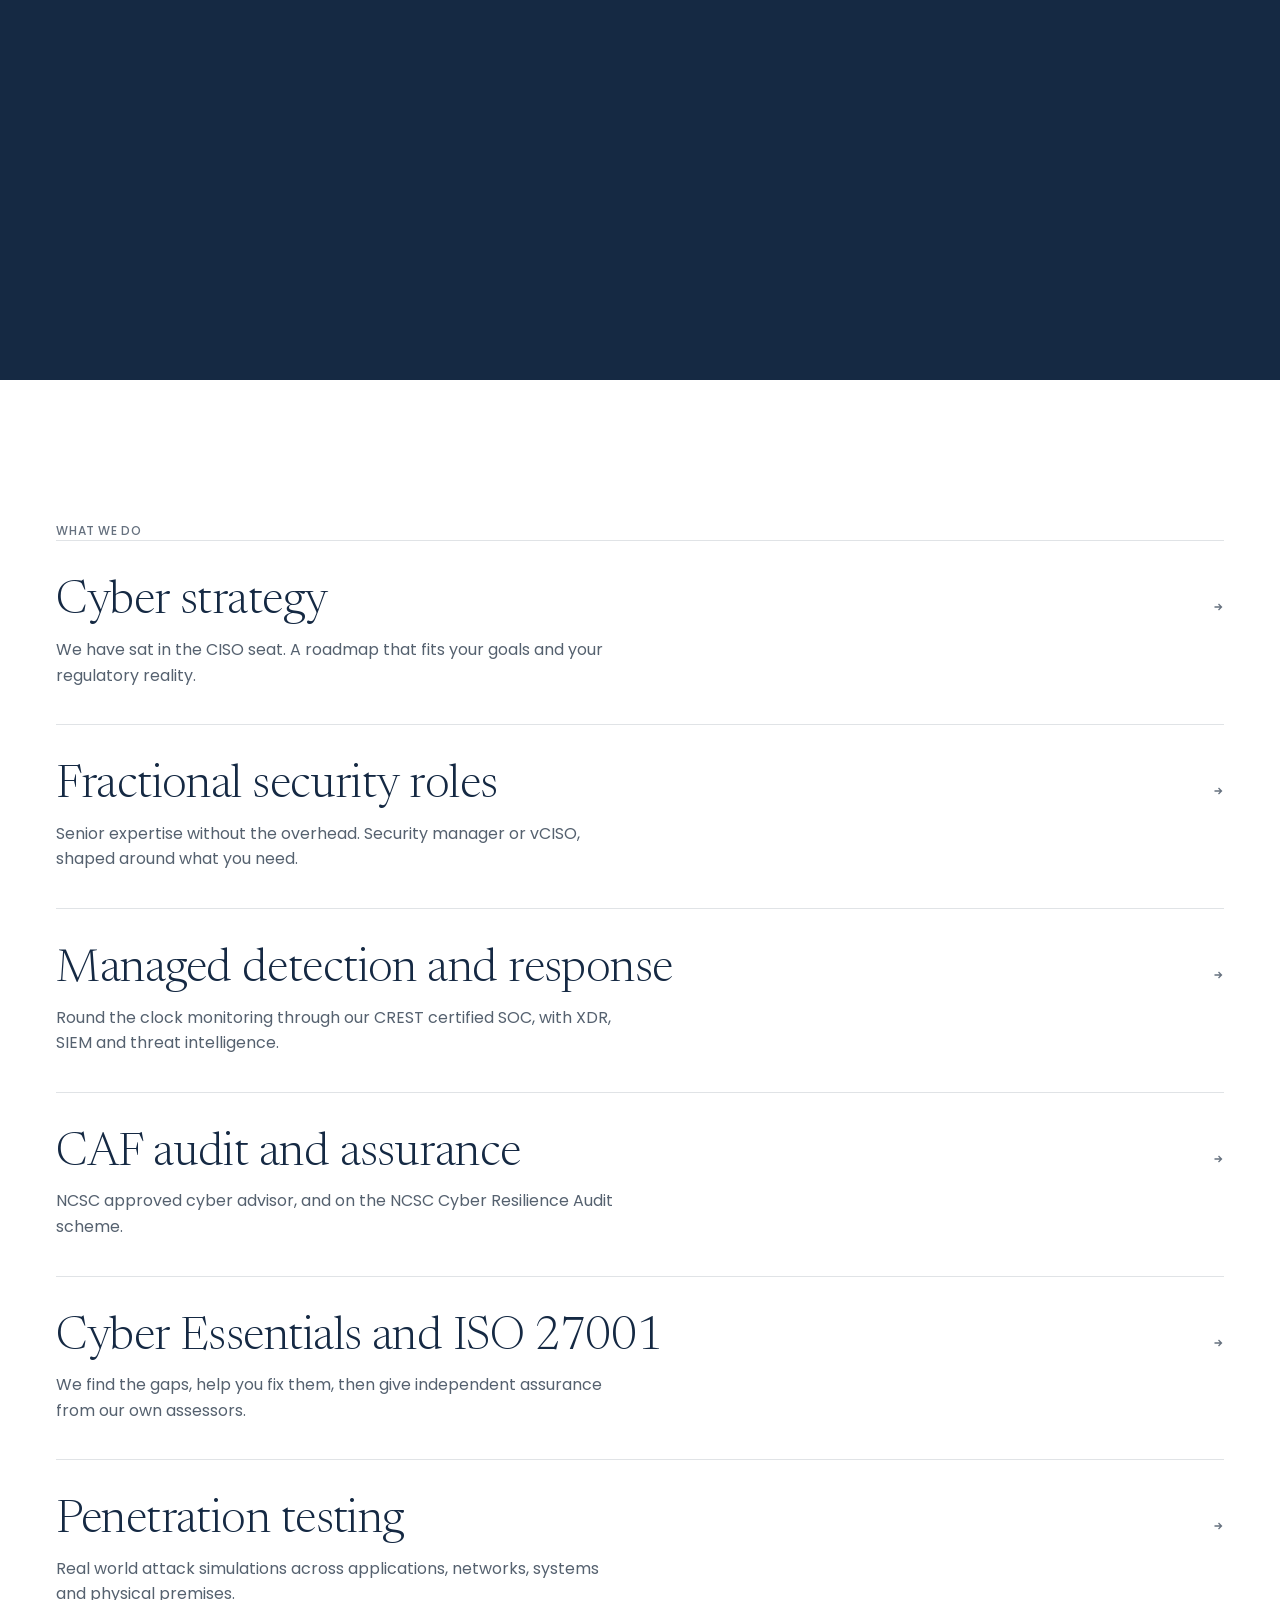
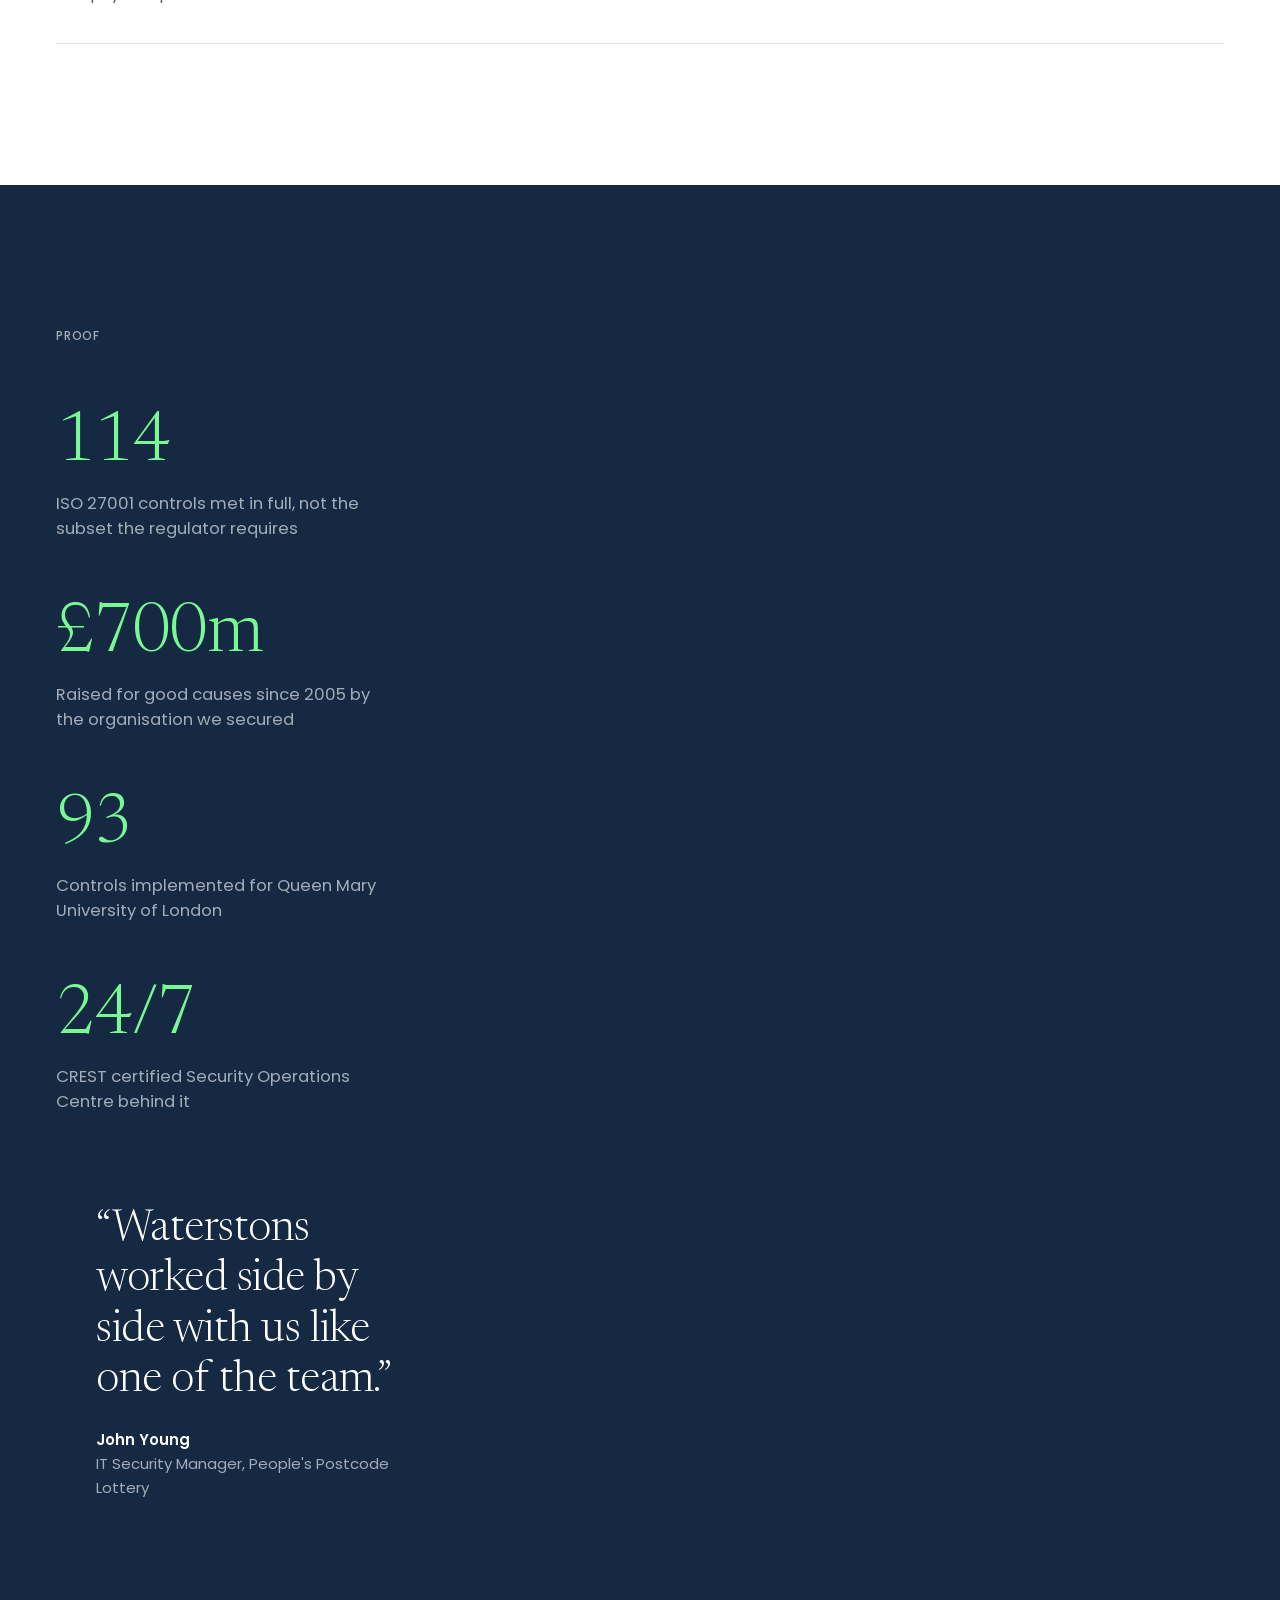
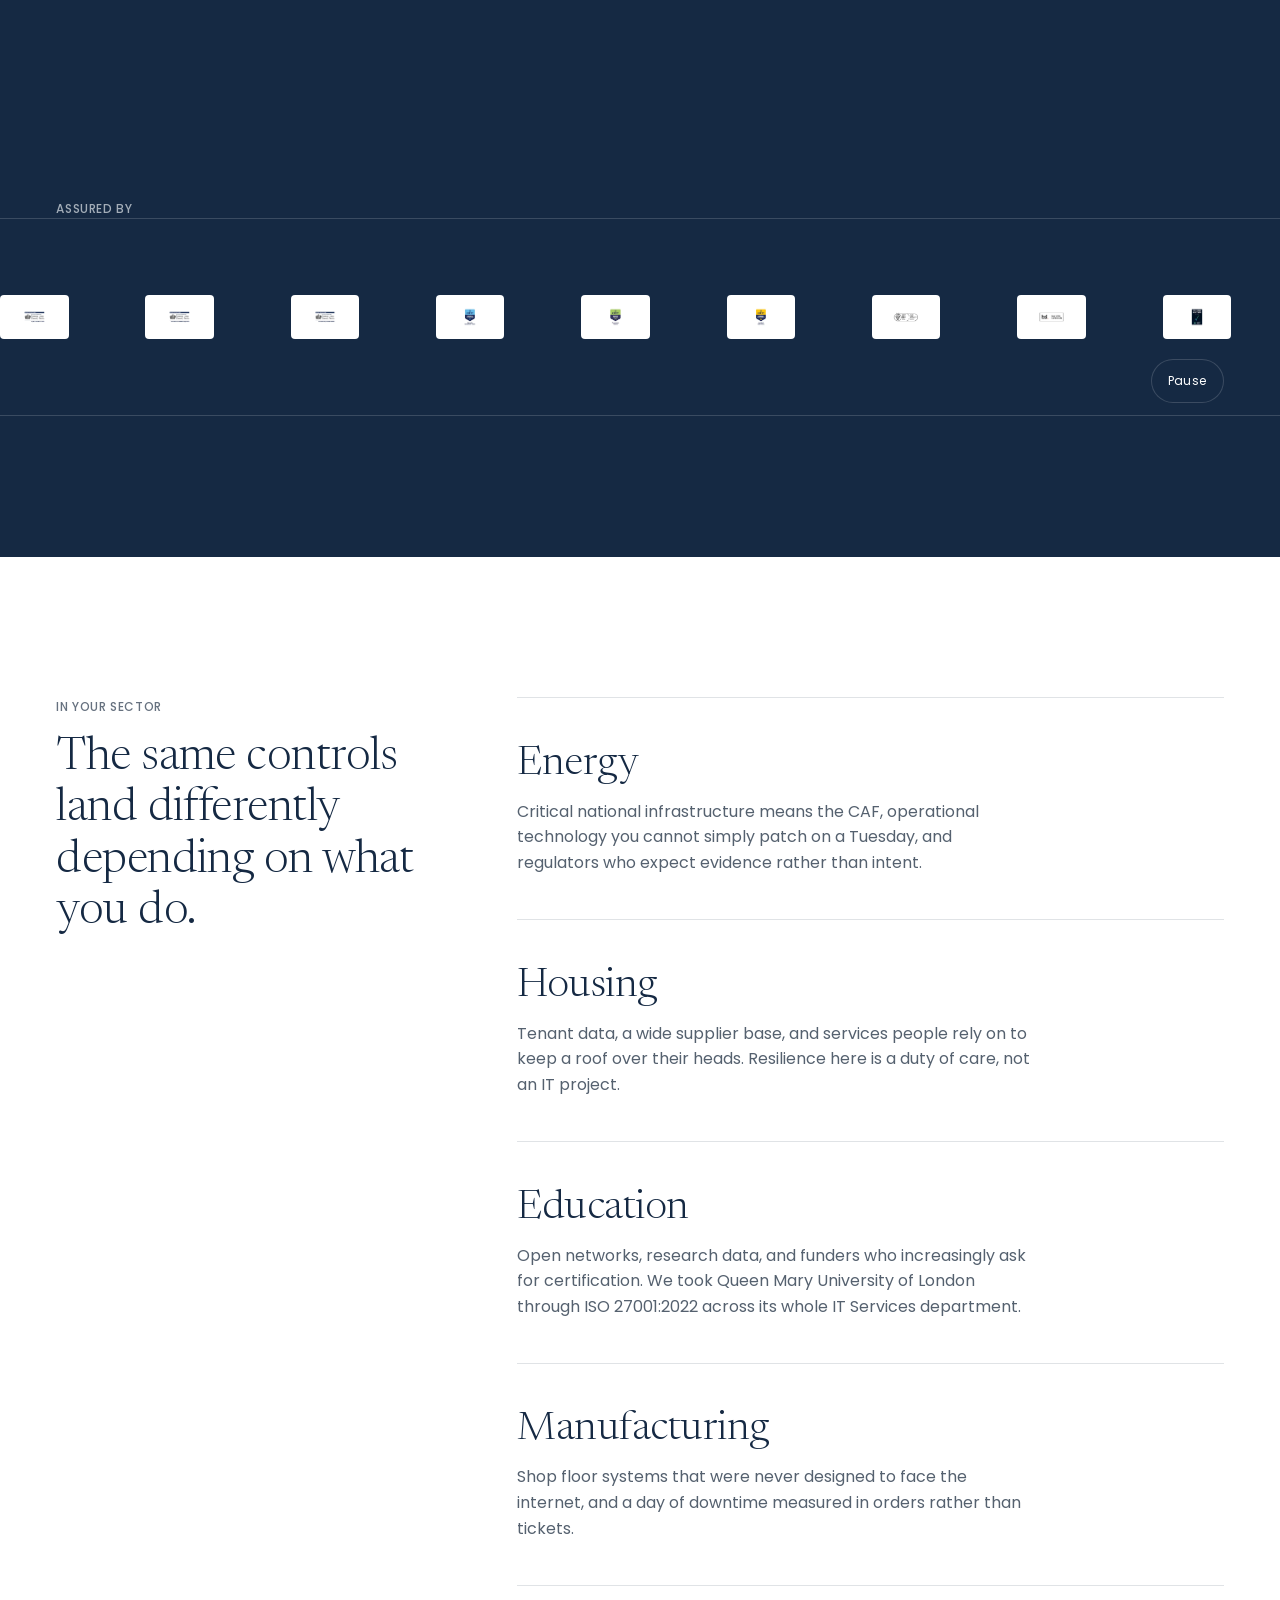
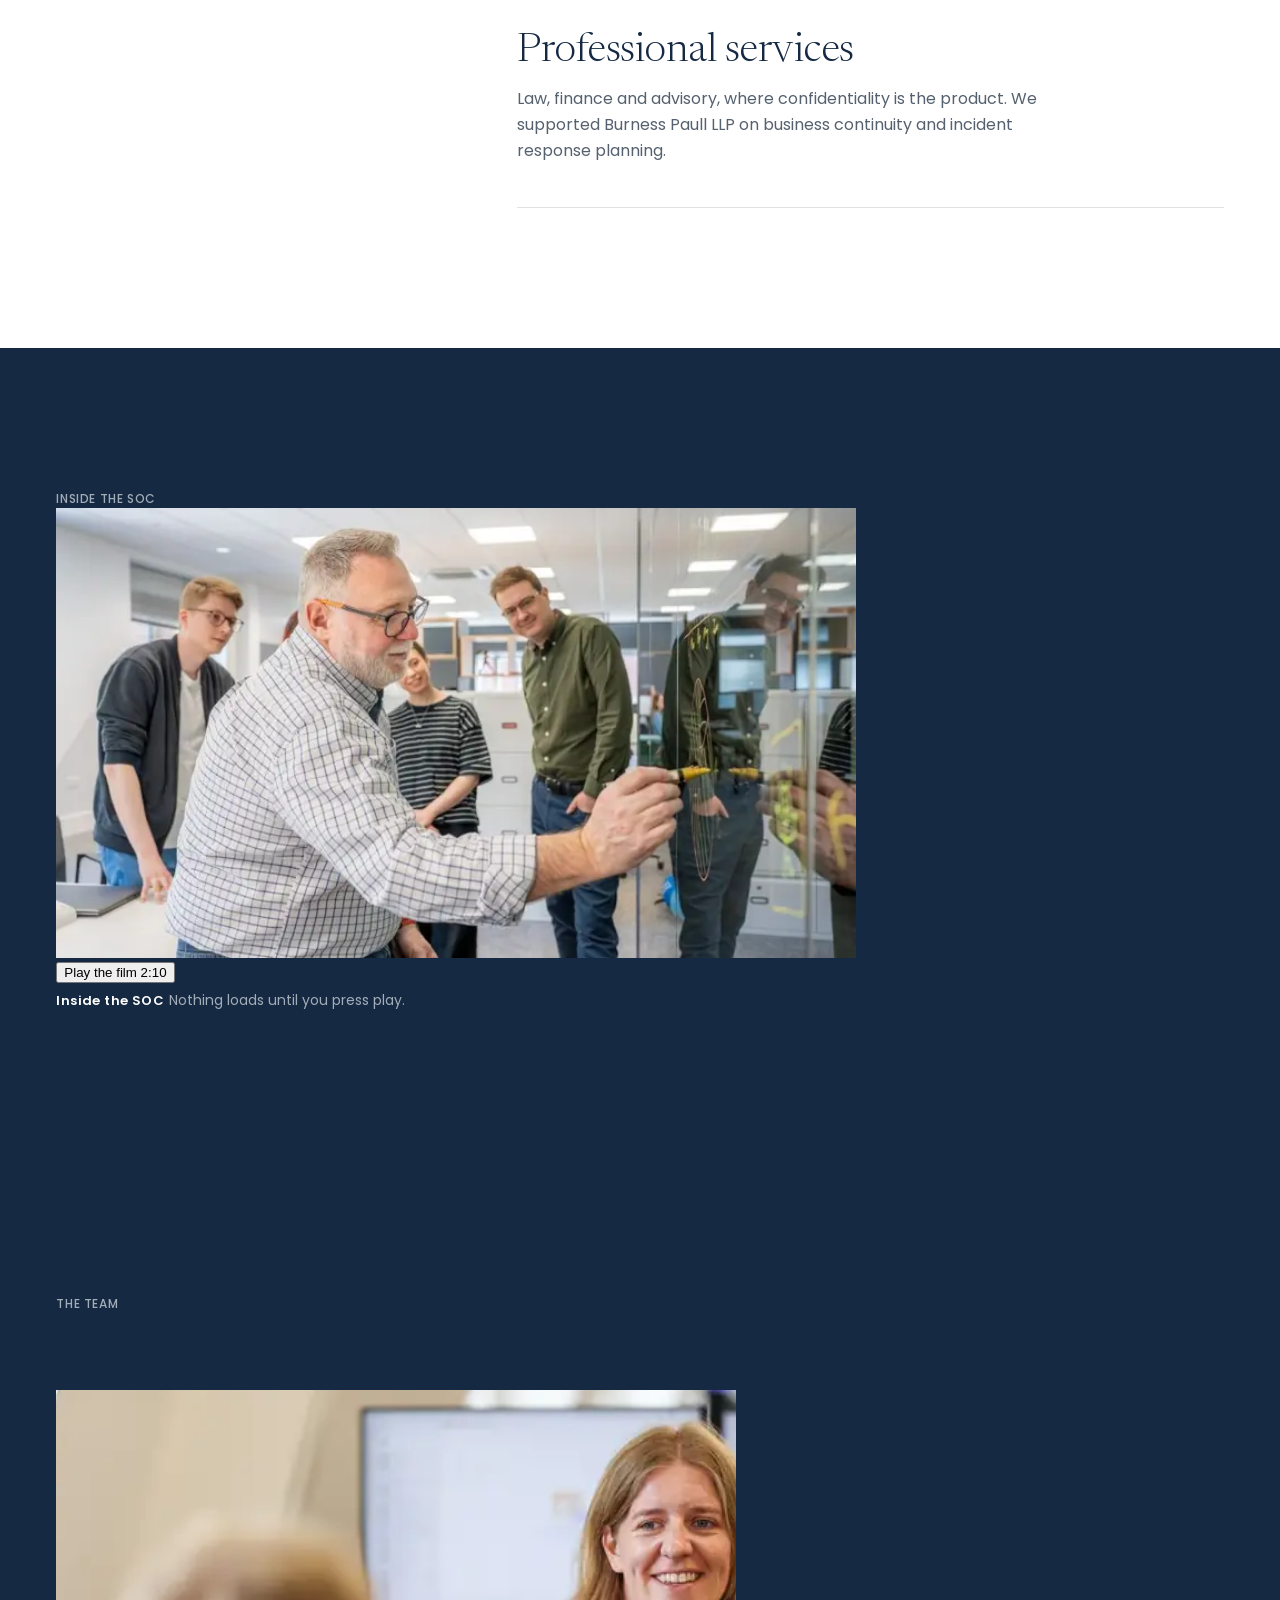
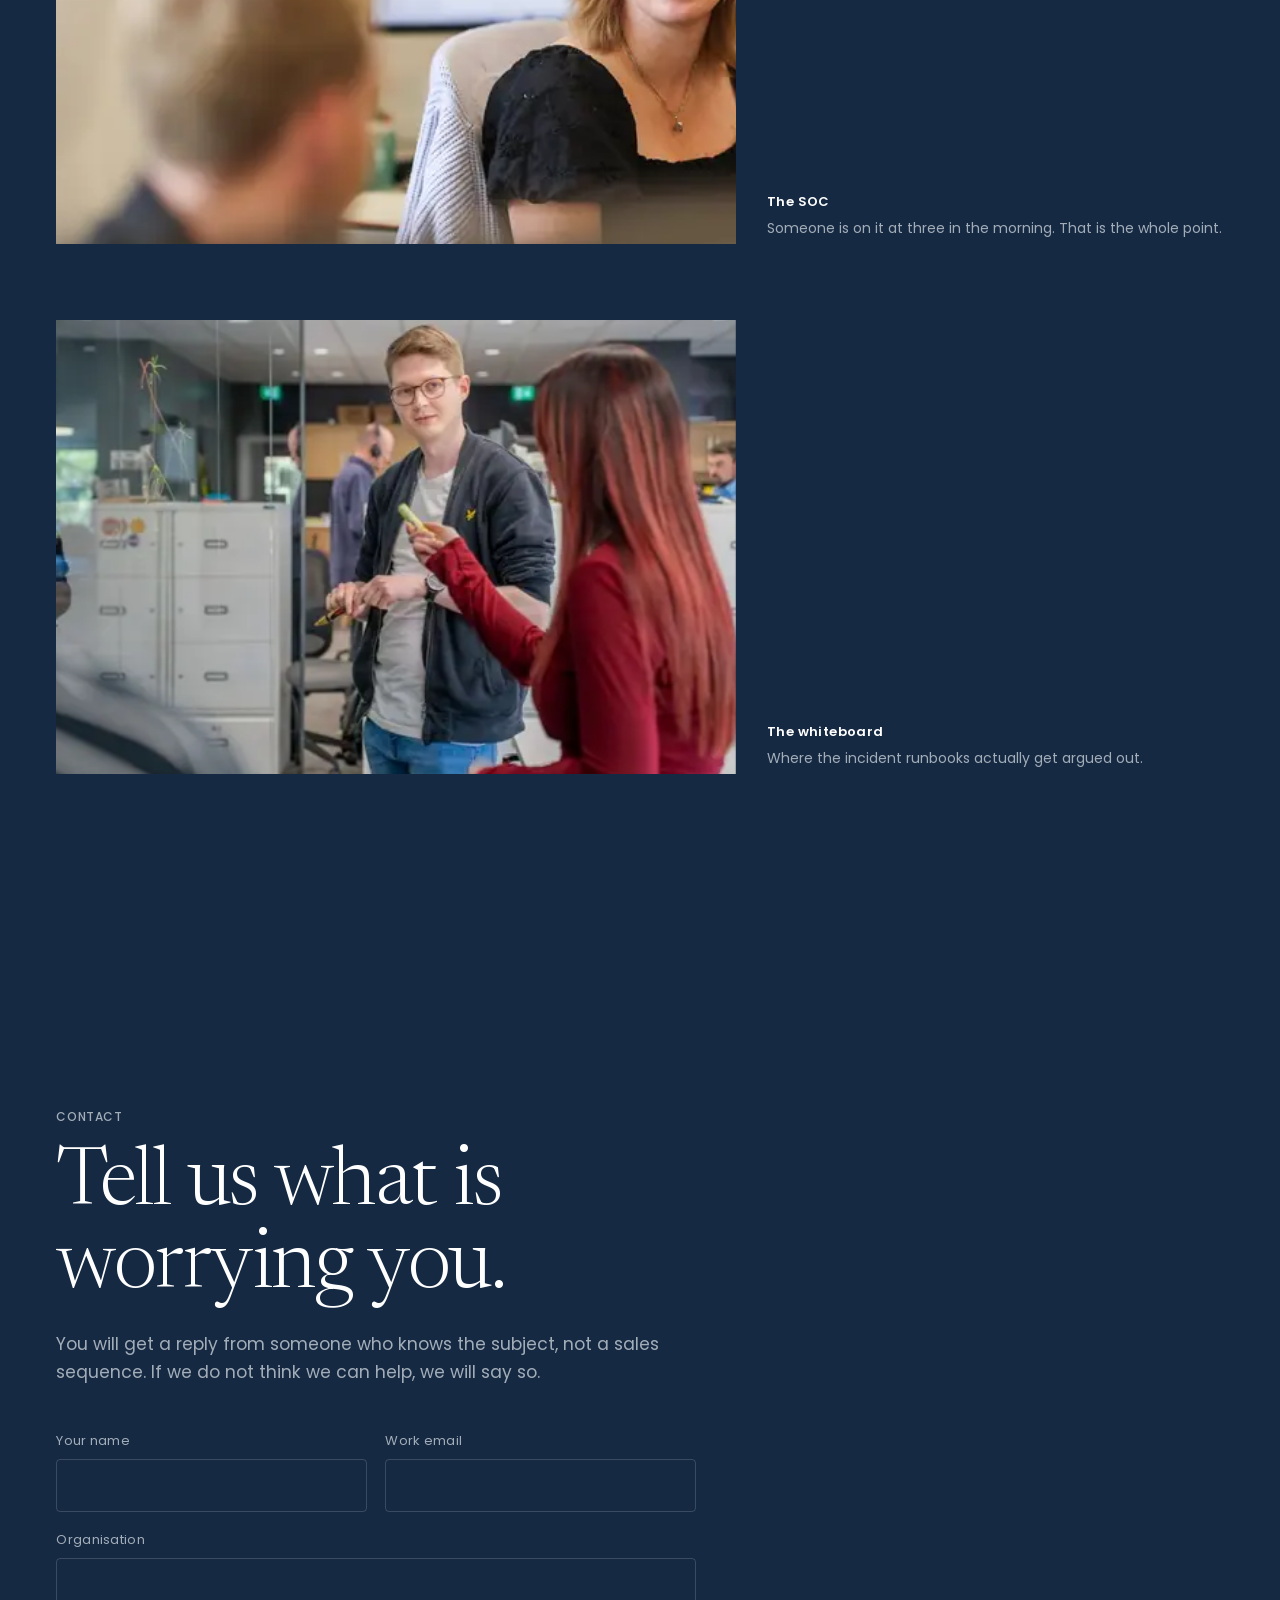
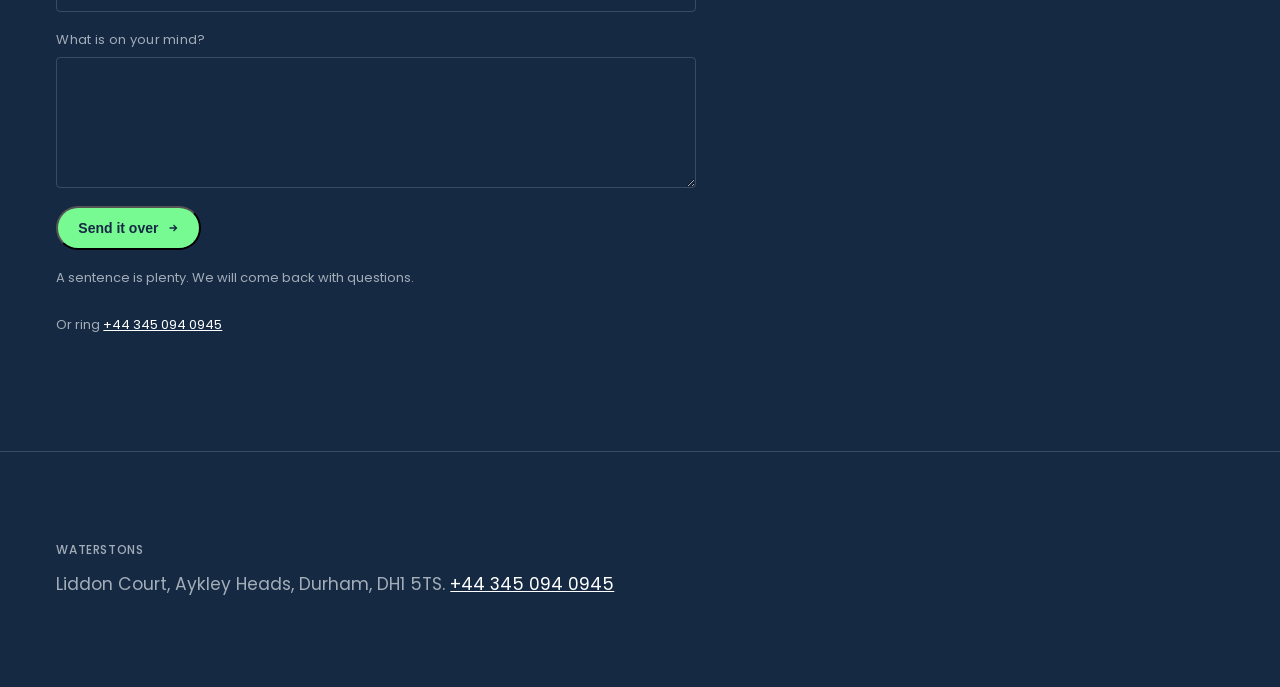
<file: c/site/services/cyber.html>
<!doctype html>
<html lang="en-GB">
<head>
<meta charset="utf-8">
<meta name="viewport" content="width=device-width, initial-scale=1, viewport-fit=cover">
<meta name="robots" content="noindex,nofollow">
<title>Cyber security | Waterstons</title>
<link rel="preload" as="font" type="font/woff2" href="../../../assets/fonts/newsreader-var.woff2" crossorigin>
<link rel="preload" as="font" type="font/woff2" href="../../../assets/fonts/poppins-400.woff2" crossorigin>
<link rel="preload" as="font" type="font/woff2" href="../../../assets/fonts/poppins-600.woff2" crossorigin>
<script type="application/ld+json">{"@context":"https://schema.org","@graph":[{"@type":"Organization","name":"Waterstons","description":"Technology and growth partners. A technology consultancy working across advisory, technology, data and AI, and cyber.","address":{"@type":"PostalAddress","streetAddress":"Liddon Court, Aykley Heads","addressLocality":"Durham","postalCode":"DH1 5TS","addressCountry":"GB"},"telephone":"+44 345 094 0945","email":"info@waterstons.com","logo":"../../../assets/brand/logo.svg"},{"@type":"Service","name":"Cyber security","description":"Audits, detection and response, penetration testing and certification, with a 24/7 CREST certified Security Operations Centre.","serviceType":"Cyber security","provider":{"@type":"Organization","name":"Waterstons"},"areaServed":[{"@type":"Country","name":"United Kingdom"},{"@type":"Country","name":"Australia"}]},{"@type":"BreadcrumbList","itemListElement":[{"@type":"ListItem","position":1,"name":"Home","item":"../index.html"},{"@type":"ListItem","position":2,"name":"Services","item":"../index.html#work"},{"@type":"ListItem","position":3,"name":"Cyber security"}]}]}</script>
<link rel="stylesheet" href="../../assets/css/c.css">
<link rel="stylesheet" href="../../../assets/css/switcher.css">
<link rel="icon" href="../../../assets/brand/logo.svg" type="image/svg+xml">
</head>
<body>
<a class="c-skip" href="#main">Skip to content</a>

<header class="c-head">
  <div class="c-frame">
    <div class="c-head__in">
      <a class="c-logo" href="../index.html" aria-label="Waterstons home">
        <img src="../../../assets/brand/logo-white.svg" alt="Waterstons" width="361" height="70">
      </a>
      <a class="c-btn" href="#enquiry">Talk to our cyber team <svg width="12" height="12" viewBox="0 0 24 24" fill="none" stroke="currentColor" stroke-width="2.6" aria-hidden="true"><path d="M5 12h14m-6-6 6 6-6 6"/></svg></a>
      <button class="c-icon" type="button" data-menu-open aria-expanded="false"
              aria-controls="c-menu" aria-label="Menu">
        <svg width="17" height="17" viewBox="0 0 24 24" fill="none" stroke="currentColor" stroke-width="1.9" aria-hidden="true"><path d="M3 7h18M3 17h18"/></svg>
      </button>
    </div>
  </div>
</header>
<!-- Option C had no navigation at any width: a logo and a Contact button. This is
     the whole set, reachable from every page. -->
<div id="c-menu" class="c-menu" role="dialog" aria-modal="true" aria-labelledby="c-mtitle" hidden>
  <div class="c-menu__in">
    <div class="c-menu__top">
      <span class="c-eyebrow" id="c-mtitle">Menu</span>
      <button class="c-icon" type="button" data-menu-close aria-label="Close menu">
        <svg width="15" height="15" viewBox="0 0 24 24" fill="none" stroke="currentColor" stroke-width="2" aria-hidden="true"><path d="M5 5l14 14M19 5 5 19"/></svg>
      </button>
    </div>
    <nav aria-label="All pages">
      <a class="c-menu__a" href="../index.html"><span>Home</span></a>
      <a class="c-menu__a" href="#open"><span>Cyber security</span></a>
      <a class="c-menu__a" href="#how"><span>How we help</span></a>
      <a class="c-menu__a" href="#services"><span>Services</span></a>
      <a class="c-menu__a" href="#proof"><span>Proof</span></a>
      <a class="c-menu__a" href="#sectors"><span>Who we help</span></a>
      <a class="c-menu__a" href="#people"><span>The team</span></a>
      <a class="c-menu__a" href="#enquiry"><span>Contact</span></a>
    </nav>
  </div>
</div>

<main id="main">

<section class="c-act c-open c-open--section" id="open">
  <svg class="c-arcs" viewBox="0 0 400 360" fill="none" aria-hidden="true"><path d="M28 0v186a172 172 0 0 0 344 0V0"/><path d="M61 0v186a139 139 0 0 0 278 0V0"/><path d="M169.4 0v186a30.6 30.6 0 0 0 61.2 0V0"/></svg>
  <div class="c-frame c-open__in">
    <nav class="c-crumb" aria-label="Breadcrumb">
      <ol>
        <li><a href="../index.html">Home</a></li>
        <li><a href="../index.html#work">Services</a></li>
        <li><span aria-current="page">Cyber security</span></li>
      </ol>
    </nav>
    <h1 class="c-d1 c-title" data-words>Cyber security</h1>
    <p class="c-stand c-in">New threats. Shifting priorities. And no room for disruption.</p>
    <p class="c-open__p c-in">Assured by the <b>NCSC</b>, <b>BSI</b> and <b>CREST</b>.
    A 24/7 CREST certified Security Operations Centre behind all of it.</p>
  </div>
  <p class="c-open__cue c-in" aria-hidden="true">Scroll</p>
</section>

<!-- C2. The published standfirst as an ordered sequence. On this page it is
     both a genuine order and the right subject, which is the pair of tests a
     pinned act has to pass. -->
<section class="c-pin" id="how" style="position:relative;--panels:3" aria-labelledby="how-h">
  <div class="c-think"><p><b>Section 6, services.</b> &ldquo;A structure that reflects the external reality of our prospective clients and isn&rsquo;t merely reflective of an arbitrary internal structure chart.&rdquo; The published standfirst as an ordered sequence: understand the risks, fix the foundations, build security into how people work. It is the firm&rsquo;s own arc, not an internal structure chart.</p></div>
  <h2 class="c-sr" id="how-h">How we help</h2>
  <div class="c-pin__vp">
    <div class="c-pin__track">
        <article class="c-panel">
          <div class="c-panel__in">
            <div class="c-frame">
              <div class="c-case__step">
                <span class="c-case__n">01</span><span class="c-lab">First</span>
              </div>
              <p class="c-d1 c-case__t c-in">Understand your real risks.</p>
            </div>
          </div>
        </article>
        <article class="c-panel">
          <div class="c-panel__in">
            <div class="c-frame">
              <div class="c-case__step">
                <span class="c-case__n">02</span><span class="c-lab">Then</span>
              </div>
              <p class="c-d1 c-case__t c-in">Fix the foundations.</p>
            </div>
          </div>
        </article>
        <article class="c-panel">
          <div class="c-panel__in">
            <div class="c-frame">
              <div class="c-case__step">
                <span class="c-case__n">03</span><span class="c-lab">And then</span>
              </div>
              <p class="c-d1 c-case__t c-in">Build security into how your people actually work.</p>
            </div>
          </div>
        </article>
    </div>
    <div class="c-pin__bar" aria-hidden="true"><i></i></div>
  </div>
</section>

<!-- Six peers, six rows, each with its own id so a reader who arrived looking
     for one of them can be linked straight to it. -->
<section class="c-act c-act--light c-on-light" id="services" aria-labelledby="services-h" style="position:relative">
  <div class="c-think"><p><b>Section 8, usability.</b> &ldquo;We will need some agreed templates for key pages (eg &ndash; Services pages, and also Sector pages) which can be replicated.&rdquo; Six services as parallel rows, each with its own anchor so a reader arriving from search can be linked straight to one. The same components build a Sector page with different content.</p></div>
  <div class="c-frame">
    <p class="c-lab c-in" id="services-h">What we do</p>
    <ul class="c-list">
          <li class="c-item c-in" id="strategy">
            <a class="c-item__a" href="#enquiry">
              <span class="c-d2">Cyber strategy</span><span class="c-item__x"><svg width="12" height="12" viewBox="0 0 24 24" fill="none" stroke="currentColor" stroke-width="2.6" aria-hidden="true"><path d="M5 12h14m-6-6 6 6-6 6"/></svg></span>
              <span class="c-item__d">We have sat in the CISO seat. A roadmap that fits your goals and your regulatory reality.</span>
            </a>
          </li>
          <li class="c-item c-in" id="fractional">
            <a class="c-item__a" href="#enquiry">
              <span class="c-d2">Fractional security roles</span><span class="c-item__x"><svg width="12" height="12" viewBox="0 0 24 24" fill="none" stroke="currentColor" stroke-width="2.6" aria-hidden="true"><path d="M5 12h14m-6-6 6 6-6 6"/></svg></span>
              <span class="c-item__d">Senior expertise without the overhead. Security manager or vCISO, shaped around what you need.</span>
            </a>
          </li>
          <li class="c-item c-in" id="mdr">
            <a class="c-item__a" href="#enquiry">
              <span class="c-d2">Managed detection and response</span><span class="c-item__x"><svg width="12" height="12" viewBox="0 0 24 24" fill="none" stroke="currentColor" stroke-width="2.6" aria-hidden="true"><path d="M5 12h14m-6-6 6 6-6 6"/></svg></span>
              <span class="c-item__d">Round the clock monitoring through our CREST certified SOC, with XDR, SIEM and threat intelligence.</span>
            </a>
          </li>
          <li class="c-item c-in" id="caf">
            <a class="c-item__a" href="#enquiry">
              <span class="c-d2">CAF audit and assurance</span><span class="c-item__x"><svg width="12" height="12" viewBox="0 0 24 24" fill="none" stroke="currentColor" stroke-width="2.6" aria-hidden="true"><path d="M5 12h14m-6-6 6 6-6 6"/></svg></span>
              <span class="c-item__d">NCSC approved cyber advisor, and on the NCSC Cyber Resilience Audit scheme.</span>
            </a>
          </li>
          <li class="c-item c-in" id="certification">
            <a class="c-item__a" href="#enquiry">
              <span class="c-d2">Cyber Essentials and ISO 27001</span><span class="c-item__x"><svg width="12" height="12" viewBox="0 0 24 24" fill="none" stroke="currentColor" stroke-width="2.6" aria-hidden="true"><path d="M5 12h14m-6-6 6 6-6 6"/></svg></span>
              <span class="c-item__d">We find the gaps, help you fix them, then give independent assurance from our own assessors.</span>
            </a>
          </li>
          <li class="c-item c-in" id="pentest">
            <a class="c-item__a" href="#enquiry">
              <span class="c-d2">Penetration testing</span><span class="c-item__x"><svg width="12" height="12" viewBox="0 0 24 24" fill="none" stroke="currentColor" stroke-width="2.6" aria-hidden="true"><path d="M5 12h14m-6-6 6 6-6 6"/></svg></span>
              <span class="c-item__d">Real world attack simulations across applications, networks, systems and physical premises.</span>
            </a>
          </li>
    </ul>
  </div>
</section>

<section class="c-scrub" id="proof" aria-labelledby="proof-h" style="position:relative">
  <div class="c-think"><p><b>Section 9, compliance.</b> &ldquo;The site must conform to WCAG 2.2 AA as a minimum. You should demonstrate conformance through testing evidence (automated and manual).&rdquo; Automated: zero violations across all pages. Manual: contrast computed from rendered pixels where the ground is a photograph, target size and spacing checked against 2.5.8, and the keyboard surface counted before and after every change.</p></div>
  <div class="c-scrub__bg" aria-hidden="true"><svg class="c-arcs" viewBox="0 0 400 360" fill="none" aria-hidden="true"><path d="M28 0v186a172 172 0 0 0 344 0V0"/><path d="M61 0v186a139 139 0 0 0 278 0V0"/><path d="M169.4 0v186a30.6 30.6 0 0 0 61.2 0V0"/></svg></div>
  <div class="c-frame c-scrub__in">
    <h2 class="c-lab c-in" id="proof-h">Proof</h2>
    <ul class="c-figs">
          <li class="c-figr c-in">
            <span class="c-figr__n">114</span><span class="c-figr__l">ISO 27001 controls met in full, not the subset the regulator requires</span>
          </li>
          <li class="c-figr c-in">
            <span class="c-figr__n">&pound;700m</span><span class="c-figr__l">Raised for good causes since 2005 by the organisation we secured</span>
          </li>
          <li class="c-figr c-in">
            <span class="c-figr__n">93</span><span class="c-figr__l">Controls implemented for Queen Mary University of London</span>
          </li>
          <li class="c-figr c-in">
            <span class="c-figr__n">24/7</span><span class="c-figr__l">CREST certified Security Operations Centre behind it</span>
          </li>
    </ul>
    <blockquote class="c-quote c-in">
      <p class="c-quote__t">&ldquo;Waterstons worked side by side with us like one of the team.&rdquo;</p>
      <footer class="c-quote__c"><b>John Young</b><span>IT Security Manager, People's Postcode Lottery</span></footer>
    </blockquote>
  </div>
</section>

<section class="c-act" id="accreditations" aria-labelledby="accs-h" style="position:relative">
  <div class="c-think"><p><b>Section 9, content and build controls.</b> &ldquo;Schema.org structured data must be implemented throughout, as this is increasingly how search engines and AI assistants consume content.&rdquo; Organization, WebSite, Service, Article and BreadcrumbList. No foundingDate: the brief dates the firm to a decade rather than a year, and a machine reading this cannot tell a careful claim from a confident one.</p></div>
  <div class="c-frame"><h2 class="c-lab c-in" id="accs-h">Assured by</h2></div>
  <div class="c-marq">
    <ul class="c-marq__t">
          <li class=""><img src="../../../assets/img/acc-ncsc-cra.webp" width="300" height="180" alt="NCSC Cyber Resilience Audit scheme, assured service provider" loading="lazy"></li>
          <li class=""><img src="../../../assets/img/acc-ncsc-risk.webp" width="300" height="180" alt="NCSC assured consultancy for risk management" loading="lazy"></li>
          <li class=""><img src="../../../assets/img/acc-ncsc-audit.webp" width="300" height="180" alt="NCSC assured consultancy for audit and review" loading="lazy"></li>
          <li class=""><img src="../../../assets/img/acc-crest-soc.webp" width="300" height="180" alt="CREST accredited Security Operations Centre" loading="lazy"></li>
          <li class=""><img src="../../../assets/img/acc-crest-pentest.webp" width="300" height="180" alt="CREST accredited penetration testing" loading="lazy"></li>
          <li class=""><img src="../../../assets/img/acc-crest-incident.webp" width="300" height="180" alt="CREST accredited incident exercising" loading="lazy"></li>
          <li class=""><img src="../../../assets/img/acc-bsi-iso.webp" width="300" height="180" alt="BSI mark of trust, ISO 9001 and ISO 27001" loading="lazy"></li>
          <li class=""><img src="../../../assets/img/acc-bsi-acp.webp" width="300" height="180" alt="BSI Associate Consultancy Programme" loading="lazy"></li>
          <li class=""><img src="../../../assets/img/acc-nebrc.webp" width="300" height="180" alt="North East Business Resilience Centre trusted partner" loading="lazy"></li>
          <li class="c-marq__dup" aria-hidden="true"><img src="../../../assets/img/acc-ncsc-cra.webp" width="300" height="180" alt="" loading="lazy"></li>
          <li class="c-marq__dup" aria-hidden="true"><img src="../../../assets/img/acc-ncsc-risk.webp" width="300" height="180" alt="" loading="lazy"></li>
          <li class="c-marq__dup" aria-hidden="true"><img src="../../../assets/img/acc-ncsc-audit.webp" width="300" height="180" alt="" loading="lazy"></li>
          <li class="c-marq__dup" aria-hidden="true"><img src="../../../assets/img/acc-crest-soc.webp" width="300" height="180" alt="" loading="lazy"></li>
          <li class="c-marq__dup" aria-hidden="true"><img src="../../../assets/img/acc-crest-pentest.webp" width="300" height="180" alt="" loading="lazy"></li>
          <li class="c-marq__dup" aria-hidden="true"><img src="../../../assets/img/acc-crest-incident.webp" width="300" height="180" alt="" loading="lazy"></li>
          <li class="c-marq__dup" aria-hidden="true"><img src="../../../assets/img/acc-bsi-iso.webp" width="300" height="180" alt="" loading="lazy"></li>
          <li class="c-marq__dup" aria-hidden="true"><img src="../../../assets/img/acc-bsi-acp.webp" width="300" height="180" alt="" loading="lazy"></li>
          <li class="c-marq__dup" aria-hidden="true"><img src="../../../assets/img/acc-nebrc.webp" width="300" height="180" alt="" loading="lazy"></li>
    </ul>
    <button class="c-marq__p" type="button" aria-pressed="false" hidden>
      <span class="c-marq__p-t">Pause</span>
      <span class="c-sr">the accreditation logo animation</span>
    </button>
  </div>
</section>

<section class="c-sect c-on-light" id="sectors" aria-labelledby="sectors-h" style="position:relative">
  <div class="c-think"><p><b>Section 3, target audience.</b> Visitors arrive &ldquo;from organic and paid search results; or from word-of-mouth recommendations&rdquo; rather than the front door, so a section page names its parent above its title and carries a breadcrumb. A reader who landed sideways is told where they are before they read a word.</p></div>
  <div class="c-frame c-sect__g">
    <div class="c-sect__h">
      <p class="c-lab c-in" id="sectors-h">In your sector</p>
      <p class="c-d2 c-sect__t c-in">The same controls land differently depending on what you do.</p>
    </div>
    <ul class="c-sect__l">
          <li class="c-sect__i c-in">
            <span class="c-sect__n">Energy</span><span class="c-sect__d">Critical national infrastructure means the CAF, operational technology you cannot simply patch on a Tuesday, and regulators who expect evidence rather than intent.</span>
          </li>
          <li class="c-sect__i c-in">
            <span class="c-sect__n">Housing</span><span class="c-sect__d">Tenant data, a wide supplier base, and services people rely on to keep a roof over their heads. Resilience here is a duty of care, not an IT project.</span>
          </li>
          <li class="c-sect__i c-in">
            <span class="c-sect__n">Education</span><span class="c-sect__d">Open networks, research data, and funders who increasingly ask for certification. We took Queen Mary University of London through ISO 27001:2022 across its whole IT Services department.</span>
          </li>
          <li class="c-sect__i c-in">
            <span class="c-sect__n">Manufacturing</span><span class="c-sect__d">Shop floor systems that were never designed to face the internet, and a day of downtime measured in orders rather than tickets.</span>
          </li>
          <li class="c-sect__i c-in">
            <span class="c-sect__n">Professional services</span><span class="c-sect__d">Law, finance and advisory, where confidentiality is the product. We supported Burness Paull LLP on business continuity and incident response planning.</span>
          </li>
    </ul>
  </div>
</section>

<!-- Video. Section 4 of the brief calls the ability to host video "a must" and
     Section 7 wants it "to bring our offer to life". A poster and a click to
     load, never an autoplaying embed: the film is not fetched until a reader
     asks for it, so it costs nothing on a page nobody watches it on. -->
<section class="c-act" id="film" aria-labelledby="film-h" style="position:relative">
  <div class="c-think"><p><b>Section 7, tone of voice.</b> &ldquo;A very informal, conversational style without jargon or corporate &lsquo;LinkedIn&rsquo; language.&rdquo; Every word on this page is the client&rsquo;s own, taken from a page they have published. Nothing is written in an agency voice and dressed as theirs.</p></div>
  <div class="c-frame">
    <h2 class="c-lab c-in" id="film-h">Inside the SOC</h2>
    <figure class="c-video c-in">
      <div class="c-video__f">
        <img src="../../../assets/img/video-poster-cyber-800.webp"
             srcset="../../../assets/img/video-poster-cyber-720.webp 720w, ../../../assets/img/video-poster-cyber-800.webp 800w"
             sizes="(min-width:900px) 620px, 92vw" width="800" height="450"
             alt="A Waterstons colleague at work in the Security Operations Centre." loading="lazy">
        <button class="c-video__b" type="button" data-video="Security Operations Centre film">
          <span class="c-video__i" aria-hidden="true"></span>
          <span>Play the film<span class="c-sr">, Security Operations Centre, 2 minutes 10</span></span>
          <span class="c-video__t" aria-hidden="true">2:10</span>
        </button>
      </div>
      <figcaption class="c-video__c">
        <span class="c-plate__n">Inside the SOC</span>
        <span class="c-plate__d">Nothing loads until you press play.</span>
      </figcaption>
    </figure>
  </div>
</section>

<section class="c-act" id="people" aria-labelledby="people-h" style="position:relative">
  <div class="c-think"><p><b>Sections 1 and 7.</b> &ldquo;We want it to look and operate <i>like us</i>, not like every other *insert-name-here* technology consultancy&hellip; We don&rsquo;t want the site to look like &lsquo;just another tech company&rsquo;.&rdquo; Photography sized to the resolution the client actually has, rather than stretched across a screen it cannot fill. Soft pictures are the commonest way a considered page starts to look like a template.</p></div>
  <div class="c-frame"><h2 class="c-lab c-in" id="people-h">The team</h2></div>
  
      <figure class="c-plate c-in">
        <div class="c-plate__f">
          <img src="../../../assets/img/cyber-wide-1400.webp" srcset="../../../assets/img/cyber-wide-900.webp 900w, ../../../assets/img/cyber-wide-1400.webp 1400w" sizes="(min-width:900px) 620px, 92vw" width="1400" height="788" alt="A Waterstons colleague working at a screen in the Security Operations Centre." loading="lazy">
        </div>
        <figcaption class="c-plate__c">
          <span class="c-plate__n">The SOC</span><span class="c-plate__d">Someone is on it at three in the morning. That is the whole point.</span>
        </figcaption>
      </figure>
      <figure class="c-plate c-in">
        <div class="c-plate__f">
          <img src="../../../assets/img/team-cyber-800.webp" srcset="../../../assets/img/team-cyber-620.webp 620w, ../../../assets/img/team-cyber-800.webp 800w" sizes="(min-width:900px) 620px, 92vw" width="800" height="533" alt="Members of the Waterstons team talking together at a whiteboard in the Durham office." loading="lazy">
        </div>
        <figcaption class="c-plate__c">
          <span class="c-plate__n">The whiteboard</span><span class="c-plate__d">Where the incident runbooks actually get argued out.</span>
        </figcaption>
      </figure>
</section>

<section class="c-close" id="enquiry" aria-labelledby="enquiry-h" style="position:relative">
  <div class="c-think"><p><b>What this mockup does not evidence.</b> Q5 asks for the stylistic and user-experience route. The content management system is Q6, testing is Q7 and hosting is Q8. On these pages the forms validate but submit nothing and say so, the search is a concept, and there is no CMS behind them. Everything else here is real and measured.</p></div>
  <div class="c-close__bg" aria-hidden="true"><svg class="c-arcs" viewBox="0 0 400 360" fill="none" aria-hidden="true"><path d="M28 0v186a172 172 0 0 0 344 0V0"/><path d="M61 0v186a139 139 0 0 0 278 0V0"/><path d="M169.4 0v186a30.6 30.6 0 0 0 61.2 0V0"/></svg></div>
  <div class="c-frame c-close__in"><div class="c-close__body">
    <h2 class="c-lab c-in" id="enquiry-h">Contact</h2>
    <p class="c-d1 c-in" style="margin-top:18px;max-width:20ch">Tell us what is worrying you.</p>
    <p class="c-body c-in" style="margin-top:20px">You will get a reply from someone who
    knows the subject, not a sales sequence. If we do not think we can help, we will say so.</p>
    <form class="c-form c-in" data-mock novalidate>
      <div class="c-cols">
        <div class="c-field"><label for="en-n">Your name</label><input id="en-n" name="name" type="text" autocomplete="name" required></div>
        <div class="c-field"><label for="en-e">Work email</label><input id="en-e" name="email" type="email" autocomplete="email" required></div>
      </div>
      <div class="c-field"><label for="en-o">Organisation</label><input id="en-o" name="org" type="text" autocomplete="organization"></div>
      <div class="c-field"><label for="en-m">What is on your mind?</label><textarea id="en-m" name="message" rows="4"></textarea></div>
      <div class="c-hp" aria-hidden="true"><label for="en-w">Leave this field empty</label><input id="en-w" name="website" type="text" tabindex="-1" autocomplete="off"></div>
      <div><button class="c-btn" type="submit">Send it over <svg width="12" height="12" viewBox="0 0 24 24" fill="none" stroke="currentColor" stroke-width="2.6" aria-hidden="true"><path d="M5 12h14m-6-6 6 6-6 6"/></svg></button></div>
      <p class="c-note">A sentence is plenty. We will come back with questions.</p>
      <p class="c-note" data-mock-note hidden>Thanks. In the live build this would reach the
      cyber team. This concept does not submit anything.</p>
    </form>
    <p class="c-note c-in" style="margin-top:26px">Or ring
      <a href="tel:+443450940945" style="color:var(--on-navy)">+44 345 094 0945</a></p>
  </div>
  </div>
</section>

</main>

<footer class="c-foot">
  <div class="c-frame">
    <p class="c-lab">Waterstons</p>
    <p class="c-body">Liddon Court, Aykley Heads, Durham, DH1 5TS.
    <a href="tel:+443450940945">+44 345 094 0945</a></p>
  </div>
</footer>


<button class="c-tt" type="button" aria-pressed="false">
  <span class="c-tt__d" aria-hidden="true"></span>
  <span class="c-tt__l">Show our thinking</span>
</button>
<script src="../../assets/js/c.js" defer></script>
<script src="../../../assets/js/switcher.js" data-a-pages="/index.html /site/index.html /site/insights/rise-ai-assisted-subject-access-requests.html /site/services/cyber.html" data-b-pages="/site/index.html /site/sectors/energy.html /site/services/cyber.html" data-c-pages="/site/index.html /site/services/cyber.html" defer></script>
</body>
</html>
</file>
<file: assets/css/site.css>
/* ============================================================
   Waterstons concept. Design system.
   Structure: one paper ground held for most of the page, sections
   near full height with the content set against a hairline, numbered
   labels, very large display type, dark used once at the end.
   Palette and type are Waterstons.
   Naming: .w-<component>__<element>--<modifier>
   ============================================================ */

/* ---------- Fonts ---------- */
@font-face{font-family:"Poppins";src:url("../fonts/poppins-400.woff2") format("woff2");font-weight:400;font-style:normal;font-display:swap}
@font-face{font-family:"Poppins";src:url("../fonts/poppins-500.woff2") format("woff2");font-weight:500;font-style:normal;font-display:swap}
@font-face{font-family:"Poppins";src:url("../fonts/poppins-600.woff2") format("woff2");font-weight:600;font-style:normal;font-display:swap}
@font-face{font-family:"Poppins";src:url("../fonts/poppins-700.woff2") format("woff2");font-weight:700;font-style:normal;font-display:swap}
@font-face{font-family:"Newsreader";src:url("../fonts/newsreader-subset.woff2") format("woff2");font-weight:600 700;font-style:normal;font-display:swap}
@font-face{font-family:"Poppins Fallback";src:local("Arial"),local("Helvetica Neue"),local("Helvetica");
  size-adjust:105.6%;ascent-override:99.4%;descent-override:33.1%;line-gap-override:9.5%}
@font-face{font-family:"Newsreader Fallback";src:local("Times New Roman"),local("Georgia");
  size-adjust:95.1%;ascent-override:77.3%;descent-override:27.9%;line-gap-override:0%}

/* ---------- Tokens ---------- */
:root{
  --navy:#152943;
  --navy-deep:#0f1f34;
  --navy-card:#1b3455;
  --green:#78fa93;
  --paper:#f7f9fb;
  --white:#fff;
  --ink:#152943;
  --ink-mute:#55616f;
  --ink-faint:#66717f;   /* AA on paper at 4.70, the lightest tier that still passes */
  --on-dark:#c9d2dc;
  --on-dark-mute:#a3adb8;
  --rule:rgba(21,41,67,.13);
  --rule-light:rgba(247,249,251,.16);

  --font-display:"le-monde-livre-std","Newsreader","Newsreader Fallback",Georgia,serif;
  --font-body:"urbane","Poppins","Poppins Fallback",system-ui,-apple-system,sans-serif;

  --container:1360px;
  --gutter:clamp(1.5rem,4.5vw,56px);
  --ease:cubic-bezier(.16,1,.3,1);
  --shield:url("data:image/svg+xml,%3Csvg xmlns='http://www.w3.org/2000/svg' viewBox='0 0 181 181'%3E%3Cpath d='M0 0h181v90.5a90.5 90.5 0 0 1-181 0z' fill='%23000'/%3E%3C/svg%3E");
}

/* ---------- Base ---------- */
*,*::before,*::after{box-sizing:border-box}
html{-webkit-text-size-adjust:100%;scroll-behavior:smooth}
body{margin:0;background:var(--paper);color:var(--ink);font-family:var(--font-body);
  font-size:17px;line-height:1.65;font-weight:400;-webkit-font-smoothing:antialiased;
  overflow-x:hidden}
img,svg,video{max-width:100%;height:auto;display:block}
p{margin:0 0 1.1em}
a{color:inherit}
ul,ol{margin:0 0 1.1em;padding-left:1.1em}
li{margin-bottom:.35em}
:focus-visible{outline:2px solid var(--ink);outline-offset:3px;border-radius:2px}
.w-band--navy :focus-visible,.w-footer :focus-visible{outline-color:var(--green)}

.w-skip{position:absolute;left:0;top:0;transform:translateY(-130%);z-index:300;
  background:var(--navy);color:#fff;padding:.9rem 1.4rem;font-weight:600;text-decoration:none}
.w-skip:focus{transform:translateY(0)}

/* ---------- Type ---------- */
h1,h2,h3{font-family:var(--font-display);font-weight:700;margin:0 0 .5em}
.w-display,h1{font-size:clamp(3.2rem,7.6vw,7.6rem);line-height:.93;letter-spacing:-.042em}
h2{font-size:clamp(2rem,3.7vw,3.4rem);line-height:1.04;letter-spacing:-.032em}
h3{font-size:clamp(1.15rem,1.6vw,1.4rem);line-height:1.2;letter-spacing:-.018em}
.w-lead{font-size:1.2rem;line-height:1.55;color:var(--ink-mute);max-width:46ch}
.w-band--navy .w-lead,.w-footer .w-lead{color:var(--on-dark-mute)}

.w-eyebrow{display:block;font-family:var(--font-body);font-size:12px;font-weight:600;
  letter-spacing:.18em;text-transform:uppercase;color:var(--ink-mute);margin:0 0 22px}
.w-num{display:block;font-family:var(--font-body);font-size:12px;font-weight:600;
  letter-spacing:.14em;color:var(--ink-faint);margin:0 0 14px}
.w-band--navy .w-eyebrow{color:var(--green)}
.w-band--navy .w-num{color:var(--on-dark-mute)}

/* ---------- Layout ---------- */
.w-wrap{width:100%;max-width:var(--container);margin-inline:auto;
  padding-inline:var(--gutter)}
/* Every section is close to a full screen with its content vertically centred,
   which is where the calm comes from. */
.w-sec{position:relative;display:flex;flex-direction:column;justify-content:center;
  min-height:84vh;padding-block:72px}
.w-sec--short{min-height:0;padding-block:clamp(3.5rem,7vw,6rem)}
.w-band--navy{background:var(--navy);color:var(--white)}
.w-band--navy h1,.w-band--navy h2,.w-band--navy h3{color:var(--white)}

/* content sits right of a hairline, the left column stays empty on purpose */
.w-offset{display:grid;grid-template-columns:minmax(0,1fr);gap:0}
.w-offset__body{max-width:62ch}
@media (min-width:1000px){
  .w-offset{grid-template-columns:minmax(0,.42fr) minmax(0,.58fr)}
  /* sections carrying a list or a table need more measure to breathe */
  .w-offset--wide{grid-template-columns:minmax(0,.2fr) minmax(0,.8fr)}
  .w-offset--wide .w-offset__body{max-width:none}
  .w-offset__rule{border-left:1px solid var(--rule)}
  .w-band--navy .w-offset__rule{border-left-color:var(--rule-light)}
  .w-offset__body{padding-left:clamp(2rem,4vw,64px)}
}
.w-rule{border:0;border-top:1px solid var(--rule);margin:0}
.w-band--navy .w-rule{border-top-color:var(--rule-light)}

/* ---------- Header ---------- */
.w-header{position:sticky;top:0;z-index:100;background:rgba(247,249,251,.9);
  backdrop-filter:saturate(180%) blur(12px);border-bottom:1px solid transparent;
  transition:border-color .3s var(--ease)}
.w-header.is-stuck{border-bottom-color:var(--rule)}
.w-header__in{max-width:var(--container);margin-inline:auto;padding:18px var(--gutter);
  display:flex;align-items:center;gap:clamp(1rem,3vw,2.5rem)}
.w-header__logo{flex:none;width:150px;display:flex;align-items:center;min-height:44px}
.w-nav{display:flex;align-items:center;gap:clamp(1rem,2vw,1.9rem);margin-left:auto}
/* ---- The menu, for every width where the nav is not there ---- */
.w-menu{position:fixed;inset:0;z-index:200;background:var(--ground,#fff);overflow-y:auto;
  padding:18px clamp(1rem,4vw,2.4rem) 40px}
.w-menu[hidden]{display:none}
.w-menu__in{max-width:640px;margin-inline:auto}
.w-menu__top{display:flex;align-items:center;justify-content:space-between;
  padding-bottom:14px;border-bottom:1px solid var(--rule)}
.w-menu__h{display:block;margin:26px 0 2px;font-size:12px;font-weight:600;letter-spacing:.11em;
  text-transform:uppercase;color:var(--ink-faint)}
.w-menu__a{display:flex;align-items:center;min-height:52px;padding:6px 2px;
  border-bottom:1px solid var(--rule);text-decoration:none}
.w-menu__a .w-menu__t{font-family:var(--font-display,inherit);font-size:24px;color:var(--ink)}
.w-menu__a--sub .w-menu__t{font-family:inherit;font-size:16px;font-weight:500;color:var(--ink-mute)}
.w-menu__a:hover .w-menu__t,.w-menu__a:focus-visible .w-menu__t{color:var(--ink)}
.w-nav__link{position:relative;font-size:15px;font-weight:500;text-decoration:none;
  padding:.35rem 0;white-space:nowrap;color:var(--ink-mute);transition:color .3s var(--ease)}
.w-nav__link:hover,.w-nav__link[aria-current="page"]{color:var(--ink)}

/* ---- Nav dropdowns ----
   The nav item stays a real link, so it works with no JavaScript and goes
   somewhere useful on its own. The chevron beside it is a separate disclosure
   button that opens the panel, which keeps one control doing one job and means
   a touch user is never forced to guess whether tapping navigates or opens.
   The panel also opens on hover and on focus-within, so pointer and keyboard
   both reach it before any script has run. */
.w-has{position:relative;display:flex;align-items:center;gap:2px}
.w-nav__b{display:inline-flex;align-items:center;justify-content:center;
  min-width:24px;min-height:24px;padding:0;border:0;background:none;cursor:pointer;
  color:var(--ink-mute);border-radius:6px;transition:color .2s var(--ease),transform .25s var(--ease)}
.w-nav__b:hover{color:var(--ink)}
.w-nav__b[aria-expanded="true"]{color:var(--ink);transform:rotate(180deg)}
.w-drop{position:absolute;top:calc(100% + 14px);left:-18px;z-index:120;
  min-width:392px;max-width:min(92vw,470px);padding:10px;
  background:#fff;border:1px solid var(--rule);border-radius:16px;
  box-shadow:0 26px 60px rgba(15,31,52,.16)}
.w-drop[hidden]{display:none}
.w-drop__in{display:grid;gap:2px}
.w-drop__a{display:grid;gap:3px;padding:11px 13px;border-radius:11px;text-decoration:none;
  min-height:24px;transition:background-color .18s var(--ease)}
.w-drop__a:hover,.w-drop__a:focus-visible{background:var(--wash,#f3f5f7)}
.w-drop__t{font-weight:600;font-size:15px;color:var(--ink)}
.w-drop__d{font-size:13px;line-height:1.45;color:var(--ink-mute)}
/* Before the script runs, and for anyone it never runs for, hover and keyboard
   focus still open it. [hidden] is removed by the script once it takes over. */
html:not([data-drop-js]) .w-has:hover .w-drop,
html:not([data-drop-js]) .w-has:focus-within .w-drop{display:block}
@media (prefers-reduced-motion:reduce){.w-nav__b{transition:none}}
.w-header__tools{display:flex;align-items:center;gap:.4rem;flex:none}
.w-icon{display:inline-flex;align-items:center;justify-content:center;gap:.3rem;
  min-width:44px;min-height:44px;padding:0 .6rem;border-radius:999px;cursor:pointer;
  border:1px solid transparent;background:transparent;font:inherit;font-size:14px;
  font-weight:500;color:var(--ink-mute);transition:color .25s var(--ease)}
.w-icon:hover{color:var(--ink)}
/* Shown only below 1000px, where .w-nav is hidden. One or the other, never both.
   This must sit AFTER .w-icon: same specificity, so source order decides, and
   above it the button stayed visible next to a nav that was already there. */
.w-icon--menu{display:none}

/* ---------- Buttons ---------- */
.w-btn{position:relative;display:inline-flex;align-items:center;gap:10px;
  padding:15px 28px;min-height:52px;border-radius:999px;border:1px solid transparent;
  font-family:var(--font-body);font-size:15px;font-weight:600;text-decoration:none;
  cursor:pointer;white-space:nowrap;overflow:hidden;isolation:isolate;will-change:transform;
  transition:color .35s var(--ease),border-color .35s var(--ease),transform .4s var(--ease)}
.w-btn .w-btn__l{position:relative;z-index:1;display:inline-flex;align-items:center;gap:10px}
.w-btn::before{content:"";position:absolute;inset:0;z-index:0;transform:scaleY(0);
  transform-origin:bottom;transition:transform .45s var(--ease)}
.w-btn:hover::before{transform:scaleY(1);transform-origin:top}
.w-btn--primary{background:var(--navy);color:#fff}
.w-btn--primary::before{background:var(--green)}
.w-btn--primary:hover{color:var(--navy)}
.w-btn--green{background:var(--green);color:var(--navy)}
.w-btn--green::before{background:var(--white)}
.w-btn--ghost{background:transparent;border-color:var(--rule);color:var(--ink)}
.w-btn--ghost:hover{border-color:var(--ink)}
.w-band--navy .w-btn--ghost{border-color:var(--rule-light);color:#fff}
.w-band--navy .w-btn--ghost:hover{border-color:#fff}
.w-btn--sm{min-height:44px;padding:12px 22px;font-size:14px}
.w-btn .w-arrow{transition:transform .35s var(--ease)}
.w-btn:hover .w-arrow{transform:translateX(4px)}

.w-link{position:relative;display:inline-flex;align-items:center;gap:8px;min-height:24px;
  font-weight:600;font-size:15px;text-decoration:none;padding-bottom:3px;
  border-bottom:1px solid var(--rule);transition:border-color .35s var(--ease)}
.w-link:hover{border-bottom-color:var(--ink)}
.w-band--navy .w-link{border-bottom-color:var(--rule-light)}
.w-band--navy .w-link:hover{border-bottom-color:var(--green)}
.w-link svg{transition:transform .35s var(--ease)}
.w-link:hover svg{transform:translateX(4px)}

/* ---------- Hero ---------- */
.w-hero{position:relative;padding-top:clamp(84px,13vw,170px);padding-bottom:clamp(60px,9vw,120px)}
.w-hero h1{margin-bottom:38px;max-width:18ch}
/* the rotating line sets its own measure, so it is never clipped mid phrase */
.w-hero h1:has(.w-rot){max-width:none}
.w-hero .w-lead{margin-bottom:34px}
.w-hero__ctas{display:flex;flex-wrap:wrap;gap:12px}
.w-hero__note{margin:44px 0 0;font-size:14px;color:var(--ink-faint)}
.w-hero__note b{font-weight:600;color:var(--ink-mute)}

/* ---------- Media ---------- */
.w-media img{width:100%;object-fit:cover}
.w-media--wide img{aspect-ratio:21/9}
.w-media--4x3 img{aspect-ratio:4/3}
.w-media--16x9 img{aspect-ratio:16/9}
.w-shield img{aspect-ratio:1;-webkit-mask-image:var(--shield);mask-image:var(--shield);
  -webkit-mask-size:contain;mask-size:contain;-webkit-mask-repeat:no-repeat;
  mask-repeat:no-repeat;-webkit-mask-position:center;mask-position:center}

/* ---------- Data rows, the list pattern ---------- */
.w-rows{width:100%;border-collapse:collapse;table-layout:fixed}
@media (max-width:699px){
  /* a three column table is the wrong shape on a phone, so each row stacks */
  .w-rows,.w-rows tbody,.w-rows tr,.w-rows td{display:block;width:100%}
  .w-rows thead{position:absolute;width:1px;height:1px;overflow:hidden;clip:rect(0 0 0 0)}
  .w-rows tr{border-top:1px solid var(--rule);padding:18px 0}
  .w-rows td{border:0;padding:0 0 6px}
  .w-rows td:last-child{padding-bottom:0}
}
.w-rows__head{font-size:11px;font-weight:600;letter-spacing:.16em;text-transform:uppercase;
  color:var(--ink-faint);text-align:left;padding:0 20px 14px 0;font-family:var(--font-body)}
.w-rows td{padding:20px 20px 20px 0;border-top:1px solid var(--rule);vertical-align:top;
  font-size:15px;line-height:1.45}
.w-rows__k{font-weight:600}
.w-rows__a{color:var(--ink-mute)}
.w-band--navy .w-rows td{border-top-color:var(--rule-light)}
.w-band--navy .w-rows__a{color:var(--on-dark-mute)}
.w-band--navy .w-rows__head{color:var(--on-dark-mute)}

/* ---------- Editorial list ---------- */
.w-list{list-style:none;margin:0;padding:0;border-top:1px solid var(--rule)}
.w-list__row{position:relative;margin:0;border-bottom:1px solid var(--rule)}
.w-list__a{display:grid;grid-template-columns:auto minmax(0,1fr);gap:4px 28px;
  align-items:start;padding:30px 0;text-decoration:none;
  transition:padding-left .55s var(--ease)}
.w-list__row:hover .w-list__a{padding-left:14px}
.w-list__n{font-family:var(--font-body);font-size:12px;font-weight:600;letter-spacing:.14em;
  color:var(--ink-faint);padding-top:.7em}
.w-list__t{display:block;font-family:var(--font-display);font-weight:700;
  font-size:clamp(1.4rem,2.6vw,2.1rem);line-height:1.08;letter-spacing:-.03em;margin:0}
.w-list__d{display:block;font-size:15px;line-height:1.55;color:var(--ink-mute);
  max-width:56ch;margin:10px 0 0}
.w-list__go{position:absolute;right:0;top:50%;transform:translateY(-50%) translateX(-6px);
  opacity:0;transition:opacity .35s var(--ease),transform .45s var(--ease);color:var(--ink-mute)}
.w-list__row:hover .w-list__go{opacity:1;transform:translateY(-50%)}
@media (min-width:1000px){
  .w-list__a > span:last-child{display:grid;grid-template-columns:minmax(0,1fr) minmax(0,1fr);
    gap:0 clamp(2.5rem,5vw,72px);align-items:baseline}
  .w-list__d{margin-top:0}
}

/* ---------- Stats ---------- */
.w-stats{display:grid;grid-template-columns:repeat(2,1fr);gap:36px 28px;
  border-top:1px solid var(--rule);padding-top:34px}
.w-band--navy .w-stats{border-top-color:var(--rule-light)}
.w-stat__n{display:block;font-family:var(--font-display);font-weight:700;line-height:.9;
  font-size:clamp(2.4rem,4.4vw,3.6rem);letter-spacing:-.04em;margin-bottom:10px;
  font-variant-numeric:tabular-nums}
.w-stat__l{font-size:14px;line-height:1.45;color:var(--ink-mute);margin:0;max-width:26ch}
.w-band--navy .w-stat__l{color:var(--on-dark-mute)}

/* ---------- Cards ---------- */
.w-cards{display:grid;gap:1px;grid-template-columns:1fr;list-style:none;margin:0;padding:0;
  border-top:1px solid var(--rule)}
.w-card{position:relative;margin:0;padding:30px 0;border-bottom:1px solid var(--rule);
  display:flex;flex-direction:column;gap:8px;transition:padding-left .55s var(--ease)}
.w-card:hover{padding-left:14px}
.w-card p{color:var(--ink-mute);margin:0;font-size:15px;line-height:1.55}
.w-card__tag{font-size:11px;font-weight:600;letter-spacing:.16em;text-transform:uppercase;
  color:var(--ink-faint)}
.w-card__a{text-decoration:none}
.w-card__a::after{content:"";position:absolute;inset:0}
.w-card__foot{margin-top:6px}
.w-band--navy .w-cards,.w-band--navy .w-card{border-color:var(--rule-light)}
.w-band--navy .w-card p{color:var(--on-dark-mute)}
.w-band--navy .w-card__tag{color:var(--green)}
@media (min-width:860px){
  .w-cards--3{grid-template-columns:repeat(3,1fr);gap:0 clamp(1.5rem,3vw,40px);border-top:0}
  .w-cards--3 .w-card{border-top:1px solid var(--rule);border-bottom:0;padding:26px 0 0}
  .w-cards--3 .w-card:hover{padding-left:0}
  .w-band--navy .w-cards--3 .w-card{border-top-color:var(--rule-light)}
}

/* ---------- Quote ---------- */
.w-quote{margin:0}
.w-quote__t{font-family:var(--font-display);font-weight:700;letter-spacing:-.03em;
  font-size:clamp(1.5rem,3.1vw,2.6rem);line-height:1.12;margin:0 0 26px}
.w-quote__c{font-style:normal;font-size:14px;line-height:1.5}
.w-quote__c b{display:block;font-weight:600;font-size:15px}
.w-quote__c span{color:var(--ink-mute)}
.w-band--navy .w-quote__c span{color:var(--on-dark-mute)}

/* ---------- Logos ---------- */
.w-logos{display:grid;grid-template-columns:repeat(3,1fr);gap:28px 32px;align-items:center;
  list-style:none;margin:0;padding:0}
.w-logos li{margin:0}
.w-logos img{width:auto;height:auto;max-height:34px;max-width:100%;object-fit:contain;
  opacity:.62;transition:opacity .35s var(--ease)}
.w-logos li:hover img{opacity:1}
@media (min-width:860px){.w-logos{grid-template-columns:repeat(5,1fr)}}
.w-band--navy .w-logos img{background:#fff;padding:9px 14px;border-radius:6px;
  box-sizing:content-box;opacity:.92;max-height:26px}

/* ---------- Accreditations ---------- */
.w-accs{display:grid;gap:1px;grid-template-columns:repeat(2,1fr);list-style:none;margin:0;
  padding:0;background:var(--rule);border:1px solid var(--rule)}
.w-accs li{margin:0;background:var(--paper)}
.w-accs img{width:100%;height:auto;aspect-ratio:300/180;object-fit:contain;mix-blend-mode:multiply}
@media (min-width:640px){.w-accs{grid-template-columns:repeat(3,1fr)}}
@media (min-width:1000px){.w-accs{grid-template-columns:repeat(5,1fr)}}

/* ---------- Video facade ---------- */
.w-video{position:relative;overflow:hidden;background:var(--navy)}
.w-video img{width:100%;aspect-ratio:16/9;object-fit:cover;transition:transform .9s var(--ease)}
.w-video:hover img{transform:scale(1.03)}
.w-video__b{position:absolute;inset:0;display:flex;flex-direction:column;align-items:center;
  justify-content:center;gap:14px;border:0;cursor:pointer;color:#fff;font:inherit;
  font-weight:600;font-size:15px;text-align:center;padding:24px;
  background:linear-gradient(180deg,rgba(15,31,52,.1),rgba(15,31,52,.55))}
.w-video__p{width:66px;height:66px;border-radius:50%;background:var(--green);display:grid;
  place-items:center;transition:transform .45s var(--ease)}
.w-video__b:hover .w-video__p{transform:scale(1.08)}
.w-video__p svg{fill:var(--navy);margin-left:3px}
.w-video__m{font-size:13px;font-weight:400;opacity:.9}

/* ---------- Accordion ---------- */
.w-acc{border-top:1px solid var(--rule)}
.w-acc__i{border-bottom:1px solid var(--rule)}
.w-acc__b{display:flex;align-items:flex-start;justify-content:space-between;gap:24px;
  width:100%;min-height:52px;padding:26px 0;background:none;border:0;cursor:pointer;
  font-family:var(--font-display);font-weight:700;letter-spacing:-.022em;
  font-size:clamp(1.05rem,1.7vw,1.35rem);line-height:1.25;color:inherit;text-align:left;
  transition:color .3s var(--ease)}
.w-acc__b:hover{color:var(--ink-mute)}
.w-acc__ic{flex:none;width:26px;height:26px;border-radius:50%;border:1px solid var(--rule);
  display:grid;place-items:center;margin-top:2px;transition:transform .45s var(--ease),
  background-color .3s var(--ease),border-color .3s var(--ease)}
.w-acc__b:hover .w-acc__ic{background:var(--green);border-color:var(--green)}
.w-acc__b[aria-expanded="true"] .w-acc__ic{transform:rotate(135deg);background:var(--green);
  border-color:var(--green)}
.w-acc__ic svg{stroke:var(--ink);stroke-width:2}
.w-acc__p{padding:0 0 26px;max-width:66ch;color:var(--ink-mute);font-size:15px;line-height:1.65}
.w-acc__p p:last-child{margin-bottom:0}
.w-acc__p[hidden]{display:none}

/* ---------- Tabs ---------- */
.w-tabs{display:flex;flex-wrap:wrap;gap:8px;list-style:none;margin:0 0 34px;padding:0}
.w-tab{min-height:44px;padding:11px 20px;border-radius:999px;cursor:pointer;
  border:1px solid var(--rule);background:transparent;color:var(--ink-mute);font:inherit;
  font-size:14px;font-weight:500;transition:color .3s var(--ease),border-color .3s var(--ease)}
.w-tab:hover{color:var(--ink);border-color:var(--ink)}
.w-tab[aria-selected="true"]{background:var(--navy);color:#fff;border-color:var(--navy)}
.w-tabp[hidden]{display:none}
.w-tabp{font-size:1.15rem;line-height:1.55;max-width:56ch;color:var(--ink-mute)}

/* ---------- Forms ---------- */
.w-form{display:grid;gap:18px;max-width:520px}
.w-row{display:grid;gap:18px;grid-template-columns:1fr}
.w-field{display:flex;flex-direction:column;gap:8px}
.w-field label{font-size:12px;font-weight:600;letter-spacing:.1em;text-transform:uppercase;
  color:var(--ink-mute)}
.w-field input,.w-field textarea{font:inherit;font-size:16px;padding:14px 0;min-height:50px;
  border:0;border-bottom:1px solid var(--rule);background:transparent;color:var(--ink);
  border-radius:0;transition:border-color .3s var(--ease)}
.w-field input:focus-visible,.w-field textarea:focus-visible{outline:2px solid var(--ink);
  outline-offset:3px;border-bottom-color:var(--ink)}
.w-band--navy .w-field input:focus-visible,.w-band--navy .w-field textarea:focus-visible{outline-color:var(--green)}
.w-field textarea{min-height:110px;resize:vertical}
.w-hint,.w-note{font-size:13px;color:var(--ink-faint);margin:0}
.w-hp{position:absolute;left:-9999px;width:1px;height:1px;overflow:hidden}
.w-topics{display:flex;flex-wrap:wrap;gap:8px;margin:0;padding:0;border:0}
.w-topics legend{font-size:12px;font-weight:600;letter-spacing:.1em;text-transform:uppercase;
  color:var(--ink-mute);margin-bottom:12px;padding:0}
.w-topic{position:relative}
.w-topic input{position:absolute;opacity:0;width:100%;height:100%;margin:0;cursor:pointer}
.w-topic span{display:inline-flex;align-items:center;min-height:44px;padding:10px 18px;
  border:1px solid var(--rule);border-radius:999px;font-size:14px;
  transition:background-color .25s var(--ease),border-color .25s var(--ease)}
.w-topic input:checked + span{background:var(--navy);color:#fff;border-color:var(--navy)}
.w-topic input:focus-visible + span{outline:2px solid var(--green);outline-offset:3px}
.w-band--navy .w-field input,.w-band--navy .w-field textarea{color:#fff;
  border-bottom-color:var(--rule-light)}
.w-band--navy .w-field input:focus,.w-band--navy .w-field textarea:focus{border-bottom-color:var(--green)}
.w-band--navy .w-field label,.w-band--navy .w-topics legend{color:var(--on-dark-mute)}
.w-band--navy .w-hint,.w-band--navy .w-note{color:var(--on-dark-mute)}
.w-band--navy .w-topic span{border-color:var(--rule-light)}
.w-band--navy .w-topic input:checked + span{background:var(--green);color:var(--navy);
  border-color:var(--green)}

/* ---------- Breadcrumb and article ---------- */
.w-crumb{font-size:13px;color:var(--ink-faint);padding-block:20px}
.w-crumb ol{display:flex;flex-wrap:wrap;gap:8px;list-style:none;margin:0;padding:0}
.w-crumb li::after{content:"/";margin-left:8px;color:var(--rule)}
.w-crumb li:last-child::after{content:none}
.w-crumb a{color:var(--ink-faint);text-decoration:none;display:inline-flex;align-items:center;min-height:24px}
.w-crumb a:hover{color:var(--ink)}

.w-article{max-width:66ch}
.w-article p,.w-article ul{font-size:1.08rem;line-height:1.72;color:var(--ink-mute)}
.w-article h2{font-size:clamp(1.5rem,2.6vw,2rem);margin-top:1.9em;margin-bottom:.55em;color:var(--ink)}
.w-meta{display:flex;flex-wrap:wrap;align-items:center;gap:20px 34px;padding:24px 0;
  border-block:1px solid var(--rule)}
.w-author{display:flex;align-items:center;gap:14px}
.w-author img{width:46px;height:46px;border-radius:50%;flex:none}
.w-author b{display:block;font-size:15px;font-weight:600}
.w-author span{font-size:13px;color:var(--ink-faint)}
.w-facts{display:flex;gap:20px;font-size:13px;color:var(--ink-faint);align-items:center;
  flex-wrap:wrap;margin-left:auto}
.w-share{display:flex;gap:6px}
.w-share a{display:grid;place-items:center;width:44px;height:44px;border-radius:50%;
  border:1px solid var(--rule);color:var(--ink-mute);transition:color .3s var(--ease),border-color .3s var(--ease)}
.w-share a:hover{color:var(--ink);border-color:var(--ink)}
.w-pull{margin:2.2em 0;padding:0;border:0}
.w-pull p{font-family:var(--font-display);font-weight:700;letter-spacing:-.03em;
  font-size:clamp(1.4rem,2.6vw,2rem);line-height:1.15;margin:0;color:var(--ink)}
.w-inline{margin:2.6em 0;padding:34px 0;border-block:1px solid var(--rule)}
.w-inline h3{margin-bottom:10px;color:var(--ink)}
.w-inline p{font-size:15px;margin-bottom:22px}

/* ---------- Footer ---------- */
.w-footer{background:var(--navy);color:#fff;padding-block:clamp(56px,8vw,92px) 34px}
.w-footer a{color:#fff}
.w-footer__top{display:grid;gap:44px;grid-template-columns:1fr;
  padding-bottom:48px;border-bottom:1px solid var(--rule-light)}
.w-footer__logo{width:150px}
.w-footer__cols{display:grid;gap:32px;grid-template-columns:repeat(2,1fr);padding-top:48px}
.w-footer__cols h3{font-family:var(--font-body);font-size:11px;font-weight:600;
  letter-spacing:.18em;text-transform:uppercase;color:var(--on-dark-mute);margin-bottom:18px}
.w-footer__cols ul{list-style:none;margin:0;padding:0;display:grid;gap:10px}
.w-footer__cols a{font-size:15px;text-decoration:none;display:inline-flex;align-items:center;
  min-height:24px;color:var(--on-dark);transition:color .3s var(--ease)}
.w-footer__cols a:hover{color:#fff}
.w-clist{display:grid;gap:8px;font-size:15px;margin:0;padding:0;list-style:none}
.w-clist b{font-weight:600}
.w-clist a,.w-clist span{color:var(--on-dark-mute);text-decoration:none;
  display:inline-flex;align-items:center;min-height:24px}
.w-clist a:hover{color:#fff}
.w-legal{margin-top:38px;font-size:13px;color:var(--on-dark-mute)}
.w-legal p{margin-bottom:4px}

/* ---------- Search overlay ---------- */
.w-search{position:fixed;inset:0;z-index:200;background:rgba(21,41,67,.55);
  backdrop-filter:blur(4px);display:grid;align-items:start;justify-items:center;
  padding:clamp(1rem,6vh,5rem) var(--gutter);overflow-y:auto}
.w-search[hidden]{display:none}
.w-search__p{background:var(--paper);width:100%;max-width:820px;padding:clamp(24px,3vw,40px)}
.w-search__f{display:flex;align-items:center;gap:14px;border-bottom:1px solid var(--ink);
  padding-bottom:16px;margin-bottom:26px}
.w-search__f input{flex:1;border:0;font:inherit;font-family:var(--font-display);font-weight:700;
  font-size:clamp(1.3rem,2.6vw,1.8rem);letter-spacing:-.03em;color:var(--ink);background:none;padding:2px 0}
.w-search__f input:focus{outline:none}
.w-search__f input[type="search"]::-webkit-search-cancel-button{-webkit-appearance:none;appearance:none}
.w-chips{display:flex;flex-wrap:wrap;gap:7px;margin-bottom:30px}
.w-chip{min-height:36px;display:inline-flex;align-items:center;padding:8px 16px;
  border-radius:999px;border:1px solid var(--rule);background:transparent;font:inherit;
  font-size:13px;cursor:pointer;color:var(--ink-mute)}
.w-chip[aria-pressed="true"]{background:var(--navy);color:#fff;border-color:var(--navy)}
.w-sg{margin-bottom:28px}
.w-sg h3{font-family:var(--font-body);font-size:11px;font-weight:600;letter-spacing:.18em;
  text-transform:uppercase;color:var(--ink-faint);margin-bottom:14px}
.w-sr{list-style:none;margin:0;padding:0;display:grid;gap:0}
.w-sr a{display:flex;flex-direction:column;justify-content:center;gap:3px;min-height:24px;
  padding:14px 0;border-top:1px solid var(--rule);text-decoration:none}
.w-sr li:first-child a{border-top:0}
.w-sr b{font-family:var(--font-display);font-size:1.05rem;font-weight:700;letter-spacing:-.02em}
.w-sr span{font-size:14px;color:var(--ink-mute)}
.w-sfoot{border-top:1px solid var(--rule);padding-top:16px;font-size:13px;color:var(--ink-faint)}

/* ---------- Presentation aids ---------- */
.w-tt{position:fixed;right:18px;bottom:18px;z-index:150;display:inline-flex;align-items:center;
  gap:9px;min-height:40px;padding:9px 18px;border-radius:999px;cursor:pointer;
  background:var(--navy);color:#fff;border:0;font:inherit;font-size:13px;font-weight:600;
  box-shadow:0 10px 26px rgba(15,31,52,.22)}
.w-tt__d{width:6px;height:6px;border-radius:50%;background:var(--on-dark-mute)}
.w-tt[aria-pressed="true"] .w-tt__d{background:var(--green)}
.w-think{display:none}
body[data-thinking="on"] .w-think{display:block}
.w-think{position:absolute;z-index:90;top:24px;right:24px;max-width:290px;
  background:var(--navy);color:#fff;padding:18px 20px;font-size:13px;line-height:1.5;
  box-shadow:0 18px 40px rgba(15,31,52,.3);border-left:2px solid var(--green)}
.w-think b{display:block;font-size:11px;letter-spacing:.14em;color:var(--green);margin-bottom:8px}
.w-think p{margin:0;color:var(--on-dark)}

/* ---------- Motion ---------- */
.w-progress{position:fixed;top:0;left:0;right:0;height:2px;z-index:200;transform-origin:0 50%;
  transform:scaleX(0);background:var(--green);pointer-events:none}
@supports (animation-timeline: scroll()){
  .w-progress{animation:w-prog linear both;animation-timeline:scroll(root block)}
  @keyframes w-prog{from{transform:scaleX(0)}to{transform:scaleX(1)}}
}
.w-lines span{display:block;overflow:hidden;padding-bottom:.045em;margin-bottom:-.045em}
.w-lines i{display:block;font-style:inherit;transform:translate3d(0,106%,0);
  transition:transform 1s var(--ease);will-change:transform}
.w-lines.is-in i{transform:none}
.w-lines.is-in span:nth-child(2) i{transition-delay:.07s}
.w-lines.is-in span:nth-child(3) i{transition-delay:.14s}
.w-lines.is-in span:nth-child(4) i{transition-delay:.21s}

/* opacity switches discretely, only the transform eases, so text is never
   rendered semi transparent for an auditor or a reader */
/* THE RESTING STATE IS THE FINISHED PAGE. Every declaration below that hides
   something is gated on [data-motion], which the script sets on <html> only once
   it has proved it can run, and removes again if any motion beat throws. Without
   it, or without the script at all, the page is simply arrived. Measured before
   this: with JavaScript off, 48 elements sat at opacity 0 and five photographs
   were clipped to nothing. Deferred scripts run before first paint, so there is
   no flash of visible-then-hidden: data-motion lands 44ms ahead of FCP at 6x CPU
   throttling. Options B and C already worked this way; A did not. */
.w-rev{transition:transform .85s var(--ease)}
[data-motion] .w-rev{opacity:0;transform:translate3d(0,24px,0)}
.w-rev.is-in{opacity:1;transform:none}
.w-rev--d1{transition-delay:.07s}.w-rev--d2{transition-delay:.14s}.w-rev--d3{transition-delay:.21s}
.is-instant,.is-instant *{transition:none !important;animation:none !important}

[data-motion] .w-wipe > *{clip-path:inset(0 0 100% 0)}
.w-wipe.is-in > *{clip-path:inset(0 0 0 0);transition:clip-path 1.1s var(--ease)}
.w-wipe img{transition:transform 1.6s var(--ease)}
[data-motion] .w-wipe img{transform:scale(1.05)}
.w-wipe.is-in img{transform:scale(1)}

.w-list .w-list__row,.w-cards .w-card,.w-stats > div{transition:transform .8s var(--ease)}
[data-motion] .w-list .w-list__row,[data-motion] .w-cards .w-card,
[data-motion] .w-stats > div{opacity:0;transform:translate3d(0,20px,0)}
.w-list.is-in .w-list__row,.w-cards.is-in .w-card,.w-stats.is-in > div{opacity:1;transform:none}
.w-list.is-in .w-list__row:nth-child(2),.w-cards.is-in .w-card:nth-child(2),
.w-stats.is-in > div:nth-child(2){transition-delay:.06s}
.w-list.is-in .w-list__row:nth-child(3),.w-cards.is-in .w-card:nth-child(3),
.w-stats.is-in > div:nth-child(3){transition-delay:.12s}
.w-list.is-in .w-list__row:nth-child(4),.w-stats.is-in > div:nth-child(4){transition-delay:.18s}
.w-list.is-in .w-list__row:nth-child(5){transition-delay:.24s}
.w-list.is-in .w-list__row:nth-child(6){transition-delay:.3s}

/* the pointer preview, cut into the logo silhouette */
.w-peek{position:fixed;z-index:60;width:230px;aspect-ratio:1;pointer-events:none;opacity:0;
  transform:translate3d(-50%,-50%,0) scale(.92);
  transition:opacity .3s ease,transform .5s var(--ease);
  filter:drop-shadow(0 18px 40px rgba(15,31,52,.3))}
.w-peek.is-on{opacity:1;transform:translate3d(-50%,-50%,0) scale(1)}
.w-peek img{width:100%;height:100%;object-fit:cover;
  -webkit-mask-image:var(--shield);mask-image:var(--shield);-webkit-mask-size:contain;
  mask-size:contain;-webkit-mask-repeat:no-repeat;mask-repeat:no-repeat;
  -webkit-mask-position:center;mask-position:center}

.w-curtain{position:fixed;inset:0;z-index:400;pointer-events:none}
.w-curtain__shape{position:absolute;left:50%;top:50%;width:240px;height:240px;
  margin:-120px 0 0 -120px;background:var(--navy);
  -webkit-mask-image:var(--shield);mask-image:var(--shield);-webkit-mask-size:contain;
  mask-size:contain;-webkit-mask-repeat:no-repeat;mask-repeat:no-repeat;
  -webkit-mask-position:center;mask-position:center;transform:scale(0);will-change:transform}
.w-curtain.is-in .w-curtain__shape{animation:w-grow .58s cubic-bezier(.65,0,.35,1) forwards}
.w-curtain.is-out .w-curtain__shape{animation:w-shrink .68s var(--ease) forwards}
@keyframes w-grow{from{transform:scale(0)}to{transform:scale(var(--cover,14))}}
@keyframes w-shrink{from{transform:scale(var(--cover,14))}to{transform:scale(0)}}

.w-sr-only{position:absolute;width:1px;height:1px;padding:0;margin:-1px;overflow:hidden;
  clip:rect(0 0 0 0);white-space:nowrap;border:0}

/* ---------- Responsive ---------- */
@media (min-width:640px){
  .w-row{grid-template-columns:1fr 1fr}
  .w-stats{grid-template-columns:repeat(4,1fr)}
}
@media (min-width:1000px){
  .w-footer__top{grid-template-columns:1.1fr 1fr 1fr}
  .w-footer__cols{grid-template-columns:repeat(4,1fr)}
}
@media (max-width:999px){
  .w-nav{display:none}
  .w-icon--menu{display:inline-flex}
  .w-think{position:static;max-width:none;margin:22px 0 0}
  .w-sec{min-height:0;padding-block:clamp(3.5rem,10vw,5rem)}
}
@media (max-width:639px){
  /* long button labels must be allowed to wrap rather than push the page wide */
  .w-btn{white-space:normal;text-align:left}
  .w-btn .w-btn__l{flex-wrap:wrap}
  .w-header__in{gap:.5rem;padding-inline:1.25rem}
  .w-header__logo{width:118px}
  .w-header__tools{gap:.2rem}
  .w-icon{min-width:42px;padding:0 .45rem;font-size:13px}
  .w-btn--sm{padding:10px 16px;font-size:13px}
  .w-hero__ctas{flex-direction:column;align-items:stretch}
  .w-hero__ctas .w-btn{justify-content:center}
  .w-facts{margin-left:0;width:100%}
  /* Narrow screens stack three pinned aids in one corner: the option switcher,
     this, and the journey pill. All three now derive from the height the
     switcher publishes, so the stack stays in order if any of them changes size
     and collapses to sensible resting values if the switcher is not there. */
  .w-tt{right:12px;bottom:var(--b-switch-clear, 70px);font-size:12px}
  .w-peek{display:none}
}

@media (prefers-reduced-motion:reduce){
  html{scroll-behavior:auto}
  *,*::before,*::after{animation-duration:.001ms !important;animation-iteration-count:1 !important;
    transition-duration:.001ms !important}
  .w-rev,.w-list .w-list__row,.w-cards .w-card,.w-stats > div{opacity:1 !important;transform:none !important}
  .w-lines i{transform:none}
  .w-wipe > *{clip-path:none !important}
  .w-wipe img{transform:none}
  .w-curtain,.w-peek,.w-progress{display:none !important}
}
@media print{.w-header,.w-tt,.w-search,.w-progress{display:none}body{font-size:11pt}}

/* ---------- Journey launcher. A guide, not part of the site. -------- */
.w-steps{list-style:none;margin:0;padding:0;border-top:1px solid var(--rule)}
.w-step{position:relative;margin:0;border-bottom:1px solid var(--rule);
  transition:padding-left .55s var(--ease)}
.w-step:hover{padding-left:14px}
.w-step__a{display:grid;grid-template-columns:auto minmax(0,1fr);gap:6px 28px;
  align-items:start;padding:32px 0;text-decoration:none}
.w-step__n{font-family:var(--font-body);font-size:12px;font-weight:600;letter-spacing:.14em;
  color:var(--ink-faint);padding-top:.6em}
.w-step__t{display:block;font-family:var(--font-display);font-weight:700;
  font-size:clamp(1.4rem,2.6vw,2.1rem);line-height:1.08;letter-spacing:-.03em;margin:0}
.w-step__d{display:block;font-size:15px;line-height:1.55;color:var(--ink-mute);
  max-width:60ch;margin:10px 0 0}
.w-step__go{position:absolute;right:0;top:50%;transform:translateY(-50%) translateX(-6px);
  opacity:0;transition:opacity .35s var(--ease),transform .45s var(--ease);color:var(--ink-mute)}
.w-step:hover .w-step__go{opacity:1;transform:translateY(-50%)}
.w-step__a::after{content:"";position:absolute;inset:0}
@media (min-width:1000px){
  .w-step__a > span:last-child{display:grid;grid-template-columns:minmax(0,1fr) minmax(0,1fr);
    gap:0 clamp(2.5rem,5vw,72px);align-items:baseline}
  .w-step__d{margin-top:0}
}
.w-steps .w-step{transition:transform .8s var(--ease)}
[data-motion] .w-steps .w-step{opacity:0;transform:translate3d(0,20px,0)}
.w-steps.is-in .w-step{opacity:1;transform:none}
.w-steps.is-in .w-step:nth-child(2){transition-delay:.06s}
.w-steps.is-in .w-step:nth-child(3){transition-delay:.12s}
.w-steps.is-in .w-step:nth-child(4){transition-delay:.18s}
@media (prefers-reduced-motion:reduce){.w-steps .w-step{opacity:1 !important;transform:none !important}}

/* ============================================================
   MOTION
   Type-led. Words rise out of masks, so copy is always fully
   opaque and never animated on opacity, which keeps contrast
   valid at every frame and leaves the tab order untouched.
   ============================================================ */

/* ---- Word and character masks ---- */
.w-mask{display:inline-block;overflow:hidden;vertical-align:top;padding-bottom:.06em;margin-bottom:-.06em}
.w-in{display:inline-block;will-change:transform}
[data-motion] .w-in{transform:translate3d(0,110%,0)}
.is-in .w-in,.w-in.is-in{transform:none}
.w-mask .w-in{transition:transform .95s cubic-bezier(.16,1,.3,1)}

/* ---- Hero phrase rotator. The tail of the sentence cycles through
   things they actually say, so one line shows the whole offer.
   A hidden sizer holds the widest phrase, so nothing shifts. ---- */
.w-rot{position:relative;display:block}
.w-rot__sizer{visibility:hidden;display:block}
.w-rot__slot{position:absolute;inset:0;display:block}
.w-rot__item{position:absolute;left:0;top:0;width:100%;display:block}
.w-rot__item .w-mask{overflow:hidden}
.w-rot__item .w-in{transition:transform .8s cubic-bezier(.16,1,.3,1)}
.w-rot__item[data-state="out"] .w-in{transform:translate3d(0,-115%,0)}
.w-rot__item[data-state="in"] .w-in{transform:none}
.w-rot__item[data-state="wait"] .w-in{transform:translate3d(0,115%,0);transition:none}
.w-rot__item .w-in{transition-delay:calc(var(--i,0) * 38ms)}

/* With no motion layer the rotator has nothing cycling it, and its phrases are
   absolutely positioned on top of each other. Show the first one, in flow. */
html:not([data-motion]) .w-rot__sizer{display:none}
html:not([data-motion]) .w-rot__slot,html:not([data-motion]) .w-rot__item{position:static}
html:not([data-motion]) .w-rot__item + .w-rot__item{display:none}

/* ---- Scroll resolve. Copy starts at the faint tier and settles to full
   ink as it passes through. Both tiers pass AA, so it is readable at
   every point rather than fading up from nothing. ---- */
.w-resolve .w-word{color:var(--ink-faint);transition:color .5s var(--ease)}
.w-resolve.is-in .w-word{color:var(--ink)}
.w-band--navy .w-resolve .w-word{color:var(--on-dark-mute)}
.w-band--navy .w-resolve.is-in .w-word{color:#fff}
@supports (animation-timeline: view()){
  .w-resolve .w-word{animation:w-res linear both;animation-timeline:view();
    animation-range:entry 20% cover 42%}
  @keyframes w-res{to{color:var(--ink)}}
  .w-band--navy .w-resolve .w-word{animation-name:w-resDark}
  @keyframes w-resDark{to{color:#fff}}
}
.w-resolve .w-word:nth-child(n){transition-delay:calc(var(--i,0) * 26ms)}

/* ---- Sticky section index, in the column the layout leaves empty ---- */
.w-index{display:none}
@media (min-width:1100px){
  .w-index{display:block;position:sticky;top:132px;padding-right:24px}
  .w-index__l{list-style:none;margin:0;padding:0;display:grid;gap:11px}
  .w-index__i{margin:0}
  .w-index__a{display:grid;grid-template-columns:22px 1fr;gap:12px;align-items:center;
    font-family:var(--font-body);font-size:12px;font-weight:600;letter-spacing:.11em;
    text-transform:uppercase;text-decoration:none;color:var(--ink-faint);min-height:24px;
    transition:color .4s var(--ease)}
  .w-index__a::before{content:"";height:1px;background:currentColor;opacity:.5;
    transform:scaleX(.45);transform-origin:left;transition:transform .5s var(--ease),opacity .4s var(--ease)}
  .w-index__a:hover{color:var(--ink-mute)}
  .w-index__i.is-here .w-index__a{color:var(--ink)}
  .w-index__i.is-here .w-index__a::before{transform:scaleX(1);opacity:1}
}

/* ---- Magnetic buttons ---- */
.w-btn{will-change:transform}

/* ---- Media wipe ---- */
[data-motion] .w-wipe > *{clip-path:inset(0 0 100% 0)}
.w-wipe.is-in > *{clip-path:inset(0 0 0 0);transition:clip-path 1.2s cubic-bezier(.16,1,.3,1)}
.w-wipe img{transition:transform 1.8s cubic-bezier(.16,1,.3,1)}
[data-motion] .w-wipe img{transform:scale(1.06)}
.w-wipe.is-in img{transform:scale(1)}

/* ---- Counters ---- */
.w-stat__n{font-variant-numeric:tabular-nums}

@media (prefers-reduced-motion:reduce){
  .w-in{transform:none !important;transition:none !important}
  .w-rot__item[data-state="out"],.w-rot__item[data-state="wait"]{display:none}
  .w-resolve .w-word{color:var(--ink) !important;animation:none !important}
  .w-band--navy .w-resolve .w-word{color:#fff !important}
  .w-index__a::before{transform:scaleX(1)}
}

/* ---------- Paired media ---------- */
.w-pair{display:grid;gap:clamp(1rem,2vw,1.5rem);grid-template-columns:1fr;align-items:end}
@media (min-width:900px){.w-pair{grid-template-columns:1.55fr 1fr}}
.w-pair .w-media img{width:100%}

/* ---------- Stacked data rows keep their column names ---------- */
@media (max-width:699px){
  .w-rows td::before{content:attr(data-label);display:block;font-size:11px;font-weight:600;
    letter-spacing:.16em;text-transform:uppercase;color:var(--ink-faint);margin-bottom:4px}
  .w-rows td{padding-bottom:12px}
}

/* ---------- A section page says what page it is ----------
   The section headline was a rewrite of this option's own homepage headline,
   at exactly the same size, so the page read as a second homepage rather than
   as a page inside a site. The firm's line is kept and demoted to a standfirst,
   the page is titled, and the parent is named above it. */
.w-eyebrow a{color:inherit;text-decoration:none;border-bottom:1px solid transparent;
  display:inline-flex;align-items:center;min-height:24px;padding-block:4px}
.w-eyebrow a:hover{border-bottom-color:currentColor}
.w-eyebrow b{font-weight:600}
.w-stand{margin:18px 0 0;font-family:var(--font-display);font-weight:400;
  font-size:clamp(20px,2.4vw,30px);line-height:1.3;color:var(--ink-mute);max-width:28ch}
h1.w-h1--page{font-size:clamp(30px,3.6vw,48px)}

/* The notes get a lane rather than floating over the page: see the note in
   Option B's stylesheet for why. */
body[data-thinking="on"] .w-wrap,body[data-thinking="on"] .w-band__in{padding-right:336px}
@media (max-width:1400px){
  body[data-thinking="on"] .w-wrap,body[data-thinking="on"] .w-band__in{padding-right:0}
  body[data-thinking="on"] .w-think{position:static;max-width:none;margin:22px 0 0}
}
</file>
<file: assets/css/switcher.css>
/* Design option switcher. Presentation chrome, not part of either design. */
.b-switch{position:fixed;left:50%;bottom:16px;transform:translateX(-50%);z-index:250;
  display:flex;align-items:center;gap:10px;padding:7px 8px 7px 16px;border-radius:100px;
  background:#152943;color:#fff;box-shadow:0 12px 34px rgba(15,31,52,.34);
  font-family:"urbane","Poppins",system-ui,sans-serif;font-size:12px;max-width:calc(100% - 24px)}
.b-switch__l{white-space:nowrap;letter-spacing:.06em;color:#a3adb8}
.b-switch__s{min-width:0;font:inherit;font-size:12px;font-weight:600;color:#152943;background:#78fa93;
  border:0;border-radius:100px;padding:9px 30px 9px 14px;min-height:44px;cursor:pointer;
  appearance:none;-webkit-appearance:none;
  background-image:url("data:image/svg+xml,%3Csvg xmlns='http://www.w3.org/2000/svg' viewBox='0 0 24 24' fill='none' stroke='%23152943' stroke-width='3'%3E%3Cpath d='m6 9 6 6 6-6'/%3E%3C/svg%3E");
  background-repeat:no-repeat;background-position:right 11px center;background-size:11px}
.b-switch__s:focus-visible{outline:2px solid #fff;outline-offset:2px}
/* On a narrow screen the pill keeps the select and drops the visible label,
   which the options already say. The label stays for assistive tech. */
@media (max-width:460px){
  .b-switch{padding:7px 8px;gap:0}
  .b-switch__l{position:absolute;width:1px;height:1px;padding:0;margin:-1px;
    overflow:hidden;clip:rect(0 0 0 0);white-space:nowrap;border:0}
}
@media print{.b-switch{display:none}}
</file>
<file: b/assets/css/b2.css>
/* ============================================================
   Waterstons concept, Option B. A narrow label column, all content
   indented into the right column, a light serif, and colour only
   from photography.

     ground   #ffffff
     ink      #152943          Waterstons navy, in place of black
     display  300 to 500       never 700
     label    12px / 500 / 0.6px letter-spacing
     frame    1280px
     offset   content starts at 34% of the content box
   ============================================================ */

/* ---------- Fonts ---------- */
@font-face{font-family:"Newsreader";src:url("../../../assets/fonts/newsreader-var.woff2") format("woff2");
  font-weight:300 400;font-style:normal;font-display:swap}
@font-face{font-family:"Poppins";src:url("../../../assets/fonts/poppins-400.woff2") format("woff2");
  font-weight:400;font-style:normal;font-display:swap}
@font-face{font-family:"Poppins";src:url("../../../assets/fonts/poppins-500.woff2") format("woff2");
  font-weight:500;font-style:normal;font-display:swap}
@font-face{font-family:"Poppins";src:url("../../../assets/fonts/poppins-600.woff2") format("woff2");
  font-weight:600;font-style:normal;font-display:swap}
/* Metric matched fallbacks, computed from the real font files rather than
   estimated, so a font swap moves nothing and layout shift stays at zero.
   Newsreader against Georgia: size-adjust 96.95%, ascent 75.81%, descent 27.33%. */
@font-face{font-family:"Newsreader Fallback";src:local("Georgia"),local("Times New Roman");
  size-adjust:96.95%;ascent-override:75.81%;descent-override:27.33%;line-gap-override:0%}
@font-face{font-family:"Poppins Fallback";src:local("Arial"),local("Helvetica Neue"),local("Helvetica");
  size-adjust:105.6%;ascent-override:99.4%;descent-override:33.1%;line-gap-override:9.5%}

:root{
  --ground:#ffffff;
  --ink:#152943;
  --ink-2:#55616f;          /* 6.31 on white */
  --ink-3:#66717f;          /* 4.96 on white */
  --rule:rgba(21,41,67,.13);
  --navy:#152943;
  --on-navy:#ffffff;
  --on-navy-2:#a3adb8;      /* 6.45 on navy */
  --rule-navy:rgba(255,255,255,.16);
  --green:#78fa93;

  /* The real families lead the stack, so production only needs the Typekit
     stylesheet adding to the head for the true fonts to take over. They are
     licensed to the waterstons.com domain, so the concept self hosts the
     closest open licence stand ins behind them. */
  --serif:"le-monde-livre-std","Newsreader","Newsreader Fallback",Georgia,serif;
  --sans:"urbane","Poppins","Poppins Fallback",system-ui,-apple-system,sans-serif;

  --frame:1280px;
  /* The offset column is a fixed share of the frame, so on a wide screen the
     page's own centring margins stack on top of it: at 1870px that was 295px
     of margin plus a 392px empty column, nearly 700px before a word. The frame
     grows on large displays so the emptiness stays a deliberate third of the
     content rather than a third plus whatever the monitor adds. */
  --edge:clamp(20px,4.4vw,64px);
  /* The offset: content starts here. Capped in pixels as well as expressed as
     a share, because a share of a wider frame is simply a wider empty column,
     and growing the frame alone moved the start of the text from 40% of the
     screen to exactly 40% of a bigger screen. The column has a job, holding a
     12px label and a 148px device, and 320px does it at any width. */
  --col:min(30%, 258px);
  --gap:clamp(20px,3vw,44px);
  /* Section padding. Was clamp(52px,7.2vw,104px), which is up to 208px between
     any two sections and left 36% of the page as gap, twelve of them over 60px
     and the largest 246px. Air is the argument; that much of it is absence. */
  --band:clamp(22px,2.4vw,40px);

  /* nothing slower than .8s */
  --ease:cubic-bezier(.4,0,.2,1);
  --ease-out:cubic-bezier(.19,1,.22,1);

  /* --ease-out is an expo-out, which is right for small things that should feel
     instant and wrong for a wipe across a large photograph. Sampled per frame at
     1.1s it spends 61% of the distance in the first 150ms and its worst single
     frame moves 7.93% of the photo's height, so the wipe reads as a snap
     followed by 900ms of nothing. These two were chosen on that measurement:
     --ease-draw covers 25% in the first 150ms, its worst frame moves 2.85%, and
     the wipe front is still visibly moving at 1100ms. --ease-settle keeps a real
     decay so the scale actually lands rather than creeping. */
  --ease-draw:cubic-bezier(.25,.46,.45,.94);
  --ease-settle:cubic-bezier(.33,1,.68,1);
}
@media (min-width:1600px){:root{--frame:1460px}}
@media (min-width:1850px){:root{--frame:1600px}}

*,*::before,*::after{box-sizing:border-box}
html{-webkit-text-size-adjust:100%;scroll-behavior:smooth}
body{margin:0;background:var(--ground);color:var(--ink);
  font-family:var(--sans);font-size:16px;line-height:1.5;
  -webkit-font-smoothing:antialiased;overflow-x:hidden}
img,svg,video{display:block;max-width:100%}
a{color:inherit}
ul,ol{margin:0;padding:0;list-style:none}
h1,h2,h3,p{margin:0}
button{font:inherit}

/* The ring follows the ground. Navy on white reads 14.68, green on navy 11.11,
   and green on white would be 1.19 and effectively invisible. */
:focus-visible{outline:2px solid var(--ink);outline-offset:3px}
.t-navy :focus-visible{outline-color:var(--green)}
[hidden]{display:none !important}

.t-sr{position:absolute;width:1px;height:1px;padding:0;margin:-1px;overflow:hidden;
  clip:rect(0 0 0 0);white-space:nowrap;border:0}
.t-skip{position:absolute;left:-9999px;top:0;z-index:300;background:var(--ink);
  color:#fff;padding:12px 18px;font-size:13px;text-decoration:none}
.t-skip:focus{left:0}

/* ---------- Frame and the offset grid ---------- */
.t-frame{max-width:var(--frame);margin-inline:auto;padding-inline:var(--edge)}

/* The signature: a narrow left column that holds a label, or an index of
   labels. Never prose, never media, never a control. */
.t-row{display:grid;grid-template-columns:1fr;gap:18px}
@media (min-width:900px){
  .t-row{grid-template-columns:var(--col) 1fr;gap:0 var(--gap)}
}

.t-sec{padding-block:var(--band)}
.t-sec--tight{padding-block:calc(var(--band) * .55)}
/* The hero carries no label, so it is not an offset section: it runs from the
   frame edge like the wordmark above it, and it is compact rather than tall. */
.t-hero{padding-block:clamp(34px,4.4vw,64px) clamp(28px,3.4vw,52px)}
.t-hero .t-row{display:block}
.t-hero .t-col{padding-top:0}

/* the hairline above each label, running the full frame */
.t-rule{border:0;border-top:1px solid var(--rule);margin:0}
.t-navy .t-rule{border-top-color:var(--rule-navy)}

/* ---------- The label column ---------- */
.t-lab{font-family:var(--sans);font-size:12px;font-weight:500;letter-spacing:.6px;
  text-transform:uppercase;color:var(--ink);padding-top:22px;margin:0;
  display:flex;align-items:baseline;gap:8px}
.t-navy .t-lab{color:var(--on-navy)}
/* Where there is a margin, the index IS the label.
   The two cannot share the column. Both are positioned, the index is pinned to
   the foot and the label's position is set by its row, so a label can arrive
   anywhere including on top of the index: measured through a full scroll, they
   overlapped at 8 to 12 of 41 positions at three viewport sizes, by as much as
   4,320 square pixels. That is a quarter of the page, not an edge case.

   So above 900px the per-section label is taken out of the picture and the
   index carries the job, naming the current section beside its own point. The
   heading stays in the document, clipped rather than removed, so the outline a
   screen reader walks is unchanged and every section still has its h2.

   Below 900px there is no margin and no index, so the label is a visible
   section heading exactly as before. */
@media (min-width:900px){
  /* The label pins while its section is in view. It was briefly clipped here so
     the index could have the column to itself, and that emptied the margin
     completely: the rationale calls for a column carrying a small section
     label, not a column carrying nothing. The index yields to whatever is under
     it, which is what lets both live here. */
  .t-lab{position:sticky;top:78px;align-self:start}
  /* The content column is placed explicitly, because clipping the label takes
     it out of the grid flow and a two track grid with one remaining in-flow
     child puts that child in track ONE. Without this the whole right hand
     column slides left into the margin and sits under the index. Every
     automated check still passed while that was true, because none of them
     asks where the body copy is. */
  .t-row > .t-col{grid-column:2}
}
/* the arcs, second and last appearance: a 12px ink glyph on the label */
.t-lab__m{flex:none;width:11px;height:11px;opacity:.55}
.t-lab__m path{fill:none;stroke:currentColor;stroke-width:2.4}

/* an index of labels, the one permitted variation on the label column */
.t-index{padding-top:22px;display:grid;gap:11px}
@media (min-width:900px){.t-index{position:sticky;top:78px;align-self:start}}
.t-index a{font-family:var(--sans);font-size:12px;font-weight:500;letter-spacing:.6px;
  text-transform:uppercase;text-decoration:none;color:var(--ink-3);
  transition:color .2s var(--ease);display:block;min-height:24px;line-height:24px}
.t-index a:hover,.t-index a[aria-current="true"]{color:var(--ink)}

/* ---------- Content column ---------- */
.t-col{padding-top:14px;min-width:0}

/* ---------- Display type: large but never heavy ---------- */
.t-d1{font-family:var(--serif);font-weight:300;font-size:clamp(2.3rem,5.4vw,4.1rem);
  line-height:1.12;letter-spacing:-.012em;max-width:23ch}
.t-d2{font-family:var(--serif);font-weight:300;font-size:clamp(1.7rem,3.2vw,2.6rem);
  line-height:1.24;letter-spacing:-.005em;max-width:24ch}
.t-d3{font-family:var(--serif);font-weight:400;font-size:clamp(1.15rem,1.7vw,1.4rem);
  line-height:1.3;letter-spacing:-.005em}
/* the statement whose underlined phrases are the navigation */
.t-stmt{font-family:var(--serif);font-weight:300;font-size:clamp(1.5rem,2.9vw,2.3rem);
  line-height:1.34;letter-spacing:-.005em;max-width:30ch}
.t-stmt a{text-decoration:underline;text-underline-offset:4px;
  text-decoration-thickness:1px;transition:color .2s var(--ease)}
.t-stmt a:hover{color:var(--ink-2)}

.t-body{font-size:16px;line-height:1.6;color:var(--ink-2);max-width:62ch}
.t-navy .t-body{color:var(--on-navy-2)}
.t-note{font-family:var(--sans);font-size:13px;line-height:1.5;color:var(--ink-3)}
.t-note a{display:inline-flex;align-items:center;min-height:24px}
.t-navy .t-note{color:var(--on-navy-2)}

/* ---------- A section page says what page it is ----------
   The section headline used to be an aphorism about the firm at exactly the
   homepage's size, with nothing above it. That is a homepage, quieter. Three
   signals of rank, in the order they matter: the parent named, the page
   titled, and the firm's line kept but demoted to where a standfirst belongs.
   A reader who arrived from a search result or an event is told where they
   landed, which is the reader the brief's Section 3 describes. */
.t-eyebrow{display:flex;align-items:center;gap:9px;margin:0 0 16px;
  font-family:var(--sans);font-size:12px;font-weight:500;letter-spacing:.6px;
  text-transform:uppercase;color:var(--ink-3)}
.t-eyebrow a{color:var(--ink-3);text-decoration:none;border-bottom:1px solid transparent;
  display:inline-flex;align-items:center;min-height:24px;padding-block:4px}
.t-eyebrow a:hover{color:var(--ink);border-bottom-color:var(--rule)}
.t-eyebrow b{color:var(--ink);font-weight:500}
.t-stand{margin:18px 0 0;font-family:var(--serif);font-weight:300;
  font-size:clamp(20px,2.4vw,30px);line-height:1.28;letter-spacing:-.01em;
  color:var(--ink-2);max-width:26ch}
/* The page title is a rank below the brand statement it sits under. Scoped to
   the section hero: written unscoped it took the homepage's headline down with
   it, which is the opposite of the point. */
.t-hero--section h1.t-d1{font-size:clamp(28px,3.3vw,42px)}

/* ---------- The one live line under the headline ---------- */
.t-live{display:flex;align-items:flex-start;gap:11px;margin-top:26px;
  font-size:14px;line-height:1.5;color:var(--ink-2);max-width:56ch}
.t-live b{font-weight:600;color:var(--ink)}
.t-live__i{flex:none;width:16px;height:16px;margin-top:2px;color:var(--ink)}

/* ---------- Buttons: exactly two ---------- */
.t-btn{display:inline-flex;align-items:center;gap:9px;min-height:44px;
  padding:11px 22px;border-radius:100px;font-family:var(--sans);font-size:12px;
  font-weight:600;letter-spacing:.6px;text-transform:uppercase;text-decoration:none;
  border:1px solid transparent;cursor:pointer;transition:background-color .2s var(--ease),
  color .2s var(--ease),border-color .2s var(--ease)}
.t-btn--solid{background:var(--ink);color:#fff}
.t-btn--solid:hover{background:var(--green);color:var(--ink)}
.t-btn--ghost{background:transparent;color:var(--ink);border-color:var(--rule)}
.t-btn--ghost:hover{border-color:var(--ink)}
.t-navy .t-btn--solid{background:var(--green);color:var(--ink)}
.t-navy .t-btn--solid:hover{background:#fff}
.t-navy .t-btn--ghost{color:var(--on-navy);border-color:var(--rule-navy)}
.t-navy .t-btn--ghost:hover{border-color:var(--on-navy)}
.t-btn svg{flex:none}

/* ---------- Media, and the caption that ships with it ---------- */
/* No media block ships without its caption, at any width. The photograph at
   scale is the most imitable thing on any of these sites; the caption in their
   own voice is what makes it theirs. The two are one device. */
.t-media{margin:0}
/* height:auto, or the img keeps its HTML height attribute as a CSS height and
   every box becomes a portrait slot that cover then crops hard into. */
.t-media img,.t-media video{width:100%;height:auto;object-fit:cover}
.t-media{overflow:hidden}
/* The work answers the pointer. The page had nothing that responded to a
   reader at all: every beat was triggered by scrolling past it, so once you
   had scrolled the page was inert. A photograph that moves when you reach for
   it is the cheapest honest engagement there is, and it is on the one element
   this design says is allowed to be loud. */
.t-media img{transition:transform .7s var(--ease-out)}
.t-reel > .t-media{cursor:grab}
.t-reel > .t-media:hover img,.t-reel > .t-media:focus-within img{transform:scale(1.045)}
.t-media__z{display:block;overflow:hidden}
.t-media__z:hover img{transform:scale(1.045)}
@media (prefers-reduced-motion:reduce){
  .t-media img{transition:none}
  .t-reel > .t-media:hover img,.t-media__z:hover img{transform:none}
}
/* Only the reel forces a ratio, so the cards line up. 3:2 is the native ratio
   of three of the four photographs in it, so it crops almost nothing. */
.t-reel .t-media img{aspect-ratio:3/2}
/* A document cover is not a photograph and must not be cropped at all.
   object-fit:contain is what prevents that. aspect-ratio:auto was also here
   and did something else entirely: an img's default UA style is
   `aspect-ratio: auto <attr-width>/<attr-height>`, so declaring plain `auto`
   drops the attribute ratio and leaves a lazy image with NO reserved height
   until it loads. This one went 0 to 295px on arrival and took the rest of the
   page down with it, worth 0.13 CLS at phone width. It never showed up in
   Lighthouse because the image is below the fold and Lighthouse does not
   scroll. */
.t-media--doc img{object-fit:contain}
.t-cap{display:flex;flex-wrap:wrap;justify-content:space-between;gap:6px 24px;
  margin-top:14px;font-family:var(--sans);font-size:14px;line-height:1.5}
.t-cap__n{color:var(--ink)}
.t-cap__d{color:var(--ink-3);text-align:right}
.t-navy .t-cap__n{color:var(--on-navy)}
.t-navy .t-cap__d{color:var(--on-navy-2)}
/* a narrow figure has no room to justify a caption across its width */
.t-media--doc .t-cap{display:block}
.t-media--doc .t-cap__d{display:block;text-align:left;margin-top:3px}
/* <b> defaults to 700, which is outside the type scale */
b,strong{font-weight:600}

/* ---------- The carousel: the one element that refuses the container ---------- */
.t-reel{display:flex;gap:var(--gap);overflow-x:auto;scroll-snap-type:x mandatory;
  scrollbar-width:thin;scrollbar-color:var(--rule) transparent;padding-block:4px;
  /* bleeds both edges: it is the only thing on the page that does */
  margin-inline:calc(-1 * var(--edge));padding-inline:var(--edge);
  scroll-padding-inline-start:var(--edge)}
/* A scrollable region with its scrollbar suppressed and no other control is a
   region that does not scroll, for anyone without a trackpad. The bar is back,
   slim, and there are buttons beside it. */
.t-reel::-webkit-scrollbar{height:6px}
.t-reel::-webkit-scrollbar-track{background:transparent}
.t-reel::-webkit-scrollbar-thumb{background:var(--rule);border-radius:6px}
.t-reel__nav{display:flex;gap:10px;margin-top:18px}
.t-reel__b{display:inline-flex;align-items:center;justify-content:center;
  width:44px;height:44px;border-radius:50%;border:1px solid var(--rule);
  background:var(--ground);color:var(--ink);cursor:pointer;
  transition:border-color .25s var(--ease),transform .25s var(--ease)}
.t-reel__b:hover{border-color:var(--ink)}
.t-reel__b:disabled{opacity:.35;cursor:default}
.t-reel__b svg{width:15px;height:15px}
@media (prefers-reduced-motion:reduce){.t-reel__b{transition:none}}
.t-reel > *{scroll-snap-align:start;flex:0 0 min(78vw,560px)}
@media (min-width:900px){
  /* past the container, out to the viewport edge. Everything else on the page
     obeys the frame; the work does not, which is why it reads as the loud thing */
  .t-reel{margin-inline:0 min(0px,calc((var(--frame) - 100vw) / 2 - var(--edge)));
    padding-inline:0;scroll-padding-inline-start:0}
  .t-reel > *{flex:0 0 min(56vw,780px)}
}

/* ---------- Stacked rows ---------- */
.t-list{display:grid}
.t-item{border-top:1px solid var(--rule);padding-block:20px}
.t-item:first-child{border-top:0}
.t-navy .t-item{border-top-color:var(--rule-navy)}
.t-item__a{display:grid;grid-template-columns:1fr auto;gap:4px 20px;align-items:baseline;
  text-decoration:none;transition:color .2s var(--ease)}
.t-item__a:hover{color:var(--ink-2)}
.t-item__d{display:block;grid-column:1/-1;font-size:14px;line-height:1.6;color:var(--ink-2);max-width:60ch}
/* a row that is not a link is not a grid, so its parts have to stack themselves */
.t-item > .t-d3{display:block}
.t-item > .t-item__d{margin-top:7px}
.t-navy .t-item__d{color:var(--on-navy-2)}

/* ---------- The one navy band ---------- */
.t-navy{background:var(--navy);color:var(--on-navy)}
/* the arcs, first appearance: once, at scale, on navy, in green */
/* THE MARK COMPLETES WHOLE, OR IT DOES NOT COMPLETE.
   It was 420px wide anchored to the section's bottom-right corner, which made
   it 315px tall inside a 296px band: it began 19px above the section, ran up
   through the hairline at the top and was cropped by the overflow. Two things
   wrong with that. It crosses a rule, which looks like a mistake. And it shows
   the client's mark incomplete, which is the one thing this build decided not
   to do to it, the same reason the payoff draws the abstract device and never
   the lockup.

   Sized by HEIGHT now, so it always fits between the hairline and the foot of
   the band whatever the band is doing, and the width follows the 4:3 of the
   artwork. Right-aligned into the empty corner the content does not use. */
.t-arcs{position:absolute;right:clamp(14px,2.6vw,56px);bottom:clamp(14px,2.2vw,34px);
  height:clamp(70px,10.4vw,196px);width:auto;opacity:.9;
  pointer-events:none}
.t-arcs path{fill:none;stroke:var(--green);stroke-width:1.5}
/* The band's content keeps out of the corner the mark occupies. Reserving the
   space is a guarantee; shrinking the mark until the two happen not to touch at
   the widths I tested is a coincidence I would have to re-establish every time
   a line of copy changes length. */
.t-navy .t-col{padding-right:clamp(0px,17vw,300px)}
@media (max-width:899px){.t-navy .t-col{padding-right:0}}

/* ---------- Header ---------- */
.t-head{position:sticky;top:0;z-index:100;background:var(--ground);
  border-bottom:1px solid transparent;transition:border-color .2s var(--ease)}
.t-head[data-stuck]{border-bottom-color:var(--rule)}
.t-head__in{display:flex;align-items:center;gap:16px;padding-block:18px}
.t-logo{flex:none;display:flex;align-items:center;min-height:44px;text-decoration:none}
.t-logo img{width:122px}
.t-head__r{margin-left:auto;display:flex;align-items:center;gap:8px}
.t-icon{display:inline-flex;align-items:center;justify-content:center;gap:6px;
  min-width:44px;min-height:44px;padding:0 10px;border:0;border-radius:100px;
  background:transparent;color:var(--ink);font-family:var(--sans);font-size:12px;
  font-weight:500;letter-spacing:.6px;cursor:pointer;transition:color .2s var(--ease)}
.t-icon:hover{color:var(--ink-2)}
.t-navy .t-icon:hover{color:var(--on-navy-2)}
/* Below 640 the header keeps the wordmark and the controls only. Contact
   moves into the menu rather than being squeezed. */
@media (max-width:639px){
  .t-head__in .t-btn{display:none}
  .t-logo img{width:104px}
  .t-icon{min-width:40px;padding:0 6px}
  .t-head__r{gap:2px}
}

/* the pinned section label, under the wordmark */
/* The space is reserved whether or not there is a label in it. Letting an empty
   span collapse made the header grow 24px the moment the first label appeared,
   which pushed main down and was the whole of this page's layout shift. */
.t-head__now{display:block;height:16px;line-height:16px;margin-top:3px;
  font-family:var(--sans);font-size:11px;font-weight:500;letter-spacing:.6px;
  text-transform:uppercase;color:var(--ink-3)}

/* ---------- Logo row ---------- */
.t-logos{display:grid;grid-template-columns:repeat(2,1fr);gap:26px var(--gap);align-items:center}
@media (min-width:640px){.t-logos{grid-template-columns:repeat(3,1fr)}}
@media (min-width:1000px){.t-logos{grid-template-columns:repeat(5,1fr)}}
/* Definite height, same reason as the accreditation marks below: height:auto
   capped by max-height reserves nothing while the request is in flight, and
   this row grew 130px when the marks landed. Each logo is a different width at
   a common height of 96, so one definite height lets every one of them resolve
   its own width from its own attributes. Rendered result unchanged. */
.t-logos img{width:auto;height:26px;max-width:100%;object-fit:contain}

/* ---------- Accreditation marks ---------- */
.t-marks{display:grid;grid-template-columns:repeat(2,1fr);gap:22px var(--gap);align-items:center}
@media (min-width:640px){.t-marks{grid-template-columns:repeat(3,1fr)}}
@media (min-width:1000px){.t-marks{grid-template-columns:repeat(5,1fr)}}
/* A DEFINITE height, not a cap on an automatic one.
   width:auto with height:auto and only max-height gives the box nothing to
   resolve from while the request is still in flight, so each badge is 0x0 until
   its bytes arrive and the row then grows by a whole line per row of marks:
   measured at phone width, this section went 435px to 705px, 270px of the page
   moving under the reader. With height definite the attribute ratio computes
   the width before anything loads, which is the reservation the images already
   carry the numbers for. Every mark is 300x180 and renders at 90x54, so the
   rendered result is unchanged.

   Tested by DELAYING the requests rather than blocking them. An aborted request
   resolves at once and the browser falls back to the attribute box, so a
   blocked image can look perfectly reserved while a pending one is not. Only a
   request left hanging reproduces what a real visitor sees. */
.t-marks img{width:auto;height:54px;max-width:100%;object-fit:contain}

/* ---------- Figures ---------- */
.t-figs{display:grid;grid-template-columns:repeat(2,1fr);gap:30px var(--gap)}
@media (min-width:900px){.t-figs{grid-template-columns:repeat(4,1fr)}}
.t-fig__n{display:block;font-family:var(--serif);font-weight:400;
  font-size:clamp(1.9rem,3.4vw,2.7rem);line-height:1;letter-spacing:-.01em;
  font-variant-numeric:tabular-nums}
.t-fig__l{display:block;font-size:13px;line-height:1.5;color:var(--ink-2);margin-top:10px;max-width:26ch}
.t-navy .t-fig__l{color:var(--on-navy-2)}

/* ---------- Outcomes list ---------- */
.t-plus{display:grid;gap:16px}
.t-plus li{display:grid;grid-template-columns:auto 1fr;gap:14px;align-items:baseline;
  font-family:var(--serif);font-weight:400;font-size:clamp(1.05rem,1.6vw,1.3rem);line-height:1.35}
.t-plus li::before{content:"+";color:var(--ink-3);font-family:var(--sans);font-size:14px}

/* ---------- Accordion ---------- */
.t-acc__i{border-top:1px solid var(--rule)}
.t-acc__b{display:grid;grid-template-columns:1fr auto;gap:18px;align-items:start;width:100%;
  padding:20px 0;border:0;background:none;cursor:pointer;text-align:left;color:var(--ink);
  font-family:var(--serif);font-weight:400;font-size:clamp(1.02rem,1.5vw,1.22rem);line-height:1.32}
.t-acc__ic{position:relative;width:14px;height:14px;margin-top:.42em;flex:none}
.t-acc__ic::before,.t-acc__ic::after{content:"";position:absolute;background:var(--ink);
  transition:transform .2s var(--ease),opacity .2s var(--ease)}
.t-acc__ic::before{left:0;top:6px;width:14px;height:1.5px}
.t-acc__ic::after{left:6px;top:0;width:1.5px;height:14px}
.t-acc__b[aria-expanded="true"] .t-acc__ic::after{transform:scaleY(0);opacity:0}
.t-acc__p{padding:0 0 22px}
.t-acc__p p{margin:0;font-size:15px;line-height:1.66;color:var(--ink-2);max-width:66ch}

/* ---------- Forms ---------- */
.t-form{display:grid;gap:18px;max-width:560px}
.t-cols{display:grid;gap:18px}
@media (min-width:620px){.t-cols{grid-template-columns:1fr 1fr}}
.t-field{display:grid;gap:7px}
.t-field label{font-family:var(--sans);font-size:12px;font-weight:500;letter-spacing:.6px;
  text-transform:uppercase;color:var(--ink-3)}
.t-navy .t-field label{color:var(--on-navy-2)}
.t-field input,.t-field textarea{font:inherit;font-family:var(--sans);font-size:15px;
  color:var(--ink);background:transparent;border:0;border-bottom:1px solid var(--rule);
  border-radius:0;padding:9px 2px;min-height:44px;width:100%}
.t-navy .t-field input,.t-navy .t-field textarea{color:var(--on-navy);
  border-bottom-color:rgba(255,255,255,.45)}
.t-field textarea{min-height:104px;resize:vertical;line-height:1.6}
.t-field input:focus:not(:focus-visible),.t-field textarea:focus:not(:focus-visible){
  outline:0;border-bottom-color:var(--ink)}
.t-navy .t-field input:focus,.t-navy .t-field textarea:focus{border-bottom-color:var(--green)}
.t-field input:focus,.t-field textarea:focus{border-bottom-color:var(--ink)}
.t-hp{position:absolute;left:-9999px;width:1px;height:1px;overflow:hidden}

/* ---------- Footer ---------- */
.t-foot{padding-block:var(--band) 30px}
.t-foot__cols{display:grid;gap:30px var(--gap);grid-template-columns:1fr}
@media (min-width:700px){.t-foot__cols{grid-template-columns:repeat(2,1fr)}}
@media (min-width:1000px){.t-foot__cols{grid-template-columns:repeat(4,1fr)}}
.t-foot h3{font-family:var(--sans);font-size:12px;font-weight:500;letter-spacing:.6px;
  text-transform:uppercase;color:var(--on-navy);margin-bottom:14px}
.t-foot a{text-decoration:none;color:var(--on-navy-2);font-size:14px;line-height:2;
  display:inline-flex;align-items:center;min-height:24px;transition:color .2s var(--ease)}
.t-foot a:hover{color:var(--on-navy)}
.t-legal{margin-top:44px;padding-top:20px;border-top:1px solid var(--rule-navy);
  font-size:12px;line-height:1.7;color:var(--on-navy-2)}

/* ---------- Motion ----------
   Everything here moves on transform or clip-path and never on opacity,
   because a fade fails contrast for the whole of its duration and an auditor
   sampling mid transition reads the faded value. Type rises out of a mask,
   photographs wipe open and settle out of a slow scale, and the whole layer
   is inert under prefers-reduced-motion. ---------------------------------- */

/* Display type rises per word out of an overflow mask. Transform only, so the
   words are at full contrast for every frame they are visible. */
.t-mask{display:inline-block;overflow:hidden;vertical-align:top;padding-bottom:.08em;margin-bottom:-.08em}
.t-mask > i{display:inline-block;font-style:inherit;
  transition:transform .9s var(--ease-out)}
[data-motion] .t-mask > i{transform:translateY(110%)}
.is-on .t-mask > i,.t-mask.is-on > i{transform:none}

/* Photographs wipe open and settle out of a slow scale. The wipe is clip-path
   on the child, never on the observed element: a clipped box reports an empty
   intersection rect, the observer never fires, and the image stays hidden. */
.t-wipe{overflow:hidden}
/* The resting state is the finished state. Only a page that has proved it can
   run the reveal machinery is allowed to hide anything, so [data-motion] is set
   by the script and removed again if any beat throws. Without it, or without
   the script at all, every photograph, rule and arc is simply present. The
   trigger for this is real: an exception at the head of init() kills every
   behaviour after it while the page still renders, and the blast radius was
   five photographs on this page, which are the brand-lock and the only colour
   on it. A timeout failsafe cannot help, because it does not fire when the
   problem is that the script never ran. */
.t-wipe > img,.t-wipe > picture > img{
  transition:clip-path 1.1s var(--ease-draw),transform 1.9s var(--ease-settle)}
/* This clip also hides the image from the browser's own lazy loader, which is
   IntersectionObserver machinery and reads a clipped box as an empty rect. The
   photograph therefore cannot load until the wipe lifts, which is the wrong way
   round. preload() in b2.js puts that back; the two belong together. */
[data-motion] .t-wipe > img,[data-motion] .t-wipe > picture > img{
  clip-path:inset(0 0 100% 0);transform:scale(1.08)}
[data-motion] .t-wipe.is-on > img,[data-motion] .t-wipe.is-on > picture > img{
  clip-path:inset(0 0 0 0);transform:none}

/* Rules draw themselves across the frame. */
.t-rule{transform-origin:left;transition:transform .9s var(--ease-out)}
[data-motion] .t-rule{transform:scaleX(0)}
[data-motion] .t-rule.is-on{transform:scaleX(1)}

/* Rows step aside as you point at them, and the arrow leaves with you. */
.t-item__a{transition:color .2s var(--ease),transform .45s var(--ease-out)}
.t-item:hover .t-item__a{transform:translateX(10px)}
.t-item__a .t-note svg{transition:transform .45s var(--ease-out)}
.t-item:hover .t-item__a .t-note svg{transform:translateX(6px)}

/* ---------- M1. The margin keeps watch, and now it steers ----------
   Three arcs, because the mark is three arcs: their logo.svg draws it at radii
   15.753, 12.730 and 2.802 about a common centre, and this is that geometry
   normalised. Each arc spans a run of sections and advances one step per
   section, so the count lives in the steps rather than in the number of rings.

   THE COLUMN RULE, AND HOW THIS READS AGAINST IT.
   The rule above says the column holds "a label, or an index of labels. Never
   prose, never media, never a control." This is the second permitted form: an
   index of this page's labels, one entry per labelled section, in order. It is
   settled here rather than in a review, because the next person to touch this
   will weigh "an index of labels" against "never a control" and should find the
   reading where the rule lives: a list of links is navigation, not a control,
   and an index nobody can use is not much of an index. The permitted clause
   governs. What the rule forbids is the column filling with running text, and
   an index of nine one-word labels is not that.

   It is still an instrument rather than a feature: hairline weight, low
   emphasis, and gone entirely below 900px where there is no margin to live in.
   That absence is deliberate and it is an enhancement being withdrawn, not the
   navigation: the header menu and the index sheet carry every one of these
   destinations at every width, so nothing here is the only way to reach
   anything. */
.t-watch{display:none}
@media (min-width:900px){
  /* THE RESTING STATE DOES NOT FLOAT.
     Stepping back out of the way is JavaScript, so a page whose script never
     runs cannot do it: measured with JS off, the pinned version sat on text 12
     times on the homepage and 6 on Cyber. The floating version is therefore
     only available to a page that has proved it can also get out of the way,
     which is the same inversion as data-motion.

     At rest it is an ordinary block of contents under the header: the small
     mark, then the nine links. That keeps them, and keeping them matters more
     than it might look, because without a script the header menu does not open,
     so this is the only structured navigation a scriptless reader has. */
  .t-watch{display:block;position:static;z-index:60;
    max-width:var(--frame);margin:0 auto;padding:6px var(--edge) 26px}
  .t-watch > svg{width:30px;height:35px}
  /* Smaller, and pinned to the page's edge rather than the frame's, so it sits
     in the outer margin instead of inside the column the text has to share. */
  /* Below 1300px the frame fills the window, so there is no outer margin for
     the device to sit in and it would spend most of the page stepping back out
     of the way of the column. A control that is hidden more often than it is
     visible is worse than one that is not there, so below that width it rests
     in the flow as an ordinary block of contents, which is the same state a
     scriptless page gets. Above it, there is room and it never has to move. */
  [data-pin] .t-watch{position:fixed;bottom:30px;padding:0;margin:0;
    width:var(--watch,104px);height:calc(var(--watch,104px) * 42 / 36);
    left:clamp(18px,2.4vw,44px)}
  @media (max-width:1300px){
    [data-pin] .t-watch{position:static;padding:6px var(--edge) 26px;
      width:auto;height:auto}
    [data-pin] .t-watch > svg{position:static;width:30px;height:35px}
  }
  /* Stepped back because the margin under it is in use. visibility rather than
     opacity, so it leaves the tab order with it: a control a reader cannot see
     should not be a control they can land on. */
  .t-watch[data-yield]{visibility:hidden}
  /* Short viewports get the small inert mark back rather than a navigator
     crowding the foot of the screen. A fixed element in a corner is the exact
     shape that has already caused an overlap in this project, so the band where
     it appears and the screen is shortest is the band it must be smallest in. */
  @media (max-height:760px){ .t-watch{--watch:68px} }
  [data-pin] .t-watch > svg{position:absolute;inset:0;width:100%;height:100%;
    overflow:visible;pointer-events:none}
  /* Default is complete. With no script the device is simply the mark, drawn,
     rather than an empty box: it degrades to the thing it assembles towards.
     Transitions are off until the first draw has landed, so the device never
     animates from complete to empty on load. */
  /* A ghost of the finished mark sits behind the drawn one, so at the top of
     the page the device reads as the logo waiting to be filled rather than as
     nine dots floating in space. Decorative and aria-hidden: the points are
     what identify the links, and they carry the contrast. */
  .t-watch__g path{stroke-dasharray:none !important;stroke-dashoffset:0 !important;
    opacity:.1 !important}
  .t-watch path{fill:none;stroke:var(--ink);stroke-width:1.5;stroke-linecap:round;
    stroke-dasharray:var(--len,120);stroke-dashoffset:var(--off,0);
    opacity:.26;transition:none}
  /* No transition on the draw. It followed the scroll in nine discrete jumps
     eased over .7s, which reads as a sequence of stages rather than as a line
     being drawn, and arrives late enough to feel like lag. It now tracks the
     scroll exactly: move the page and the mark moves with it. */
  .t-watch[data-ready] path{transition:opacity .3s var(--ease)}
  /* the run you are reading is the one at full strength */
  .t-watch path[data-live]{opacity:1}
  /* The device renders no name of its own. The header names the current
     section at every width and has done since before this could point at one,
     so the name has one source and the geometry is never the only signal. */

  /* ---- The index ----
     Resting state is a plain vertical list of links with visible text. That is
     what a reader gets if the script never runs, and it is a working index
     rather than nine unplaced dots. The script only moves these onto the arc. */
  .t-watch__l{list-style:none;margin:12px 0 0;padding:0;display:grid;gap:1px}
  .t-watch__l a{display:block;padding:4px 0;font-family:var(--sans);font-size:10px;
    font-weight:500;letter-spacing:.6px;text-transform:uppercase;
    color:var(--ink-3);text-decoration:none}
  .t-watch__l a:hover,.t-watch__l a:focus-visible{color:var(--ink)}

  /* Placed state, only once the script has put every entry on the geometry. */
  .t-watch[data-nav] .t-watch__l{position:absolute;inset:0;display:block;margin:0}
  .t-watch[data-nav] .t-watch__l li{position:absolute;transform:translate(-50%,-50%)}
  .t-watch[data-nav] .t-watch__l a{
    /* 24px of hit area around a 7px dot, so the target clears 2.5.8 while the
       thing a reader sees stays the size the device can carry. */
    position:relative;display:grid;place-items:center;width:24px;height:24px;padding:0}
  /* Every point is a live link to a real section, and its label is at opacity 0
     until focus, so the dot is the sole visual identifier of the control for a
     sighted reader. WCAG 1.4.11 therefore applies to it at 3:1, including the
     sections nobody has reached yet, which are exactly what an index is for.
     Ink on white reaches 3:1 at opacity 0.491, so the resting state was failing
     at 0.34 and 2.05:1. 0.58 gives 3.85:1 with room for antialiasing.

     The progress reading is carried by the arc, which is drawn behind the
     points a reader has passed and absent ahead of them, so the dots no longer
     have to do it with opacity they cannot afford. axe cannot see any of this:
     its colour rule covers text, and the text here is not painted. */
  .t-watch[data-nav] .t-watch__l a::before{content:"";width:8px;height:8px;border-radius:50%;
    background:var(--ink);opacity:.58;transition:opacity .3s var(--ease),transform .3s var(--ease)}
  .t-watch[data-nav] .t-watch__l a:hover::before,
  .t-watch[data-nav] .t-watch__l a:focus-visible::before{opacity:1;transform:scale(1.5)}
  .t-watch[data-nav] .t-watch__l li[data-done] a::before{opacity:.82}
  .t-watch[data-nav] .t-watch__l li[data-here] a::before{opacity:1;transform:scale(1.85)}
  /* The label is the accessible name and the hover reveal, never the only
     signal: the current section is always named in .t-watch__n as plain text. */
  .t-watch[data-nav] .t-watch__l a span{position:absolute;left:28px;top:50%;
    transform:translateY(-50%);white-space:nowrap;font-size:10px;letter-spacing:.6px;
    color:var(--ink);opacity:0;pointer-events:none;transition:opacity .2s var(--ease)}
  .t-watch[data-nav] .t-watch__l a:hover span,
  .t-watch[data-nav] .t-watch__l a:focus-visible span{opacity:1}
}
@media (prefers-reduced-motion:reduce){
  .t-watch[data-nav] .t-watch__l a::before{transition:none}
  .t-watch[data-nav] .t-watch__l a span{transition:none}
}

/* The one signature moment: the arcs draw once, in the single dark band. */
/* All three draw together and in about a second. They used to be staggered by
   120ms each over 1.8s, which is the same staging that made the margin device
   look like a slideshow: three things happening in sequence reads as a
   mechanism, one thing happening reads as a mark being drawn. */
.t-arcs path{stroke-dasharray:var(--len,900);stroke-dashoffset:0;
  transition:stroke-dashoffset 1.05s var(--ease-out)}
[data-motion] .t-arcs path{stroke-dashoffset:var(--len,900)}
[data-motion] .t-arcs.is-on path{stroke-dashoffset:0}

/* ---------- Motion: short, small, and nothing draws itself ---------- */
/* Transform only. A fade fails contrast for the whole of its duration, and an
   auditor sampling mid transition reads the faded value, so text may move but
   it may never fade. That applies to the figure too, because its caption is
   text and fading the figure would fade the caption with it. */
.t-in{transition:transform .5s var(--ease-out)}
[data-motion] .t-in{transform:translateY(14px)}
[data-motion] .t-in.is-on{transform:none}
/* A photograph's entrance is the wipe, and it is enough. Carrying .t-in as well
   put a 14px rise on a .5s curve underneath a 1.1s wipe and a 1.9s scale: three
   motions on one element, two of them stopping while the third was still going.
   That reads as a stutter, not as a settle. The rise stays for everything that
   is not a photograph. */
[data-motion] .t-in.t-wipe{transform:none}
@media (prefers-reduced-motion:reduce){
  html{scroll-behavior:auto}
  *,*::before,*::after{animation-duration:.001ms !important;transition-duration:.001ms !important}
  .t-in{transform:none !important}
  .t-mask > i{transform:none !important}
  .t-wipe > img{clip-path:none !important;transform:none !important}
  .t-rule{transform:scaleX(1) !important}
  .t-arcs path{stroke-dashoffset:0 !important}
}
@media print{.t-head,.b-switch{display:none}body{background:#fff;color:#000}}

/* ---------- Show our thinking ----------
   Each note pairs a quotation from the brief with the thing on the page
   that answers it, so the rationale is read beside the design rather than in a
   document held in the other hand. Off by default: it is our commentary on the
   client's page, and it should be possible to see the page without us talking
   over it. */
.t-think{display:none}
body[data-thinking="on"] .t-think{display:block}
.t-think{position:absolute;z-index:90;top:20px;right:20px;max-width:302px;
  background:var(--navy);color:var(--on-navy);padding:17px 19px;
  font-family:var(--sans);font-size:13px;line-height:1.52;
  box-shadow:0 18px 40px rgba(15,31,52,.3);border-left:2px solid var(--green)}
.t-think p{margin:0;color:var(--on-navy)}
.t-think b{color:var(--green);font-weight:600}
.t-think i{font-style:italic}
@media (max-width:1100px){
  .t-think{position:static;max-width:none;margin:22px 0 0}
}
.t-tt{position:fixed;right:18px;bottom:76px;z-index:150;display:inline-flex;
  align-items:center;gap:9px;min-height:44px;padding:10px 18px;border-radius:999px;
  cursor:pointer;background:var(--navy);color:var(--on-navy);border:0;font:inherit;
  font-size:13px;font-weight:600;box-shadow:0 10px 26px rgba(15,31,52,.22)}
.t-tt__d{width:6px;height:6px;border-radius:50%;background:var(--on-navy-2)}
.t-tt[aria-pressed="true"] .t-tt__d{background:var(--green)}
@media print{.t-tt,.t-think{display:none !important}}

/* When the notes are shown they get a LANE rather than floating over the page.
   Positioned over it they covered 18 headings and controls across the six
   pages, and obscured the margin index enough to drop its points below the 24px
   minimum target size: an annotation that hides the thing it annotates, and
   breaks a control while it does it. The content narrows instead, so the note
   sits beside what it describes and nothing is ever underneath it. */
body[data-thinking="on"] .t-frame{padding-right:calc(var(--edge) + 336px)}
body[data-thinking="on"] .t-think{right:var(--edge);top:26px}
body[data-thinking="on"] .t-watch{display:none}
@media (max-width:1400px){
  body[data-thinking="on"] .t-frame{padding-right:var(--edge)}
  body[data-thinking="on"] .t-think{position:static;max-width:none;margin:22px 0 0}
}
</file>
<file: c/assets/css/c.css>
/* ============================================================
   Waterstons concept, Option C. "The scroll is the argument."

   The same verified material as A and B, delivered as one continuous
   scroll narrative in acts that pin, say one thing at full scale, and
   release. Deliberately the ceiling rather than the recommendation.

     ground   #152943 navy, white acts used as relief
     accent   #78fa93, from the brand, never invented
     display  300 to 500, set very large
     frame    1280px

   THE ONE RULE THIS FILE IS BUILT AROUND
   Everything here rests in its finished state. Pinning, travel, parallax
   and staging are all switched on by [data-motion], which only the script
   sets and only after it has proved it can run. So the stylesheet on its
   own is the reduced motion design: a stacked, scannable, materially
   shorter page. A script that never loads leaves a complete page, and a
   script that dies part way leaves one too.
   ============================================================ */

/* ---------- Fonts. Same faces as A and B, same metric matched fallbacks ---------- */
@font-face{font-family:"Newsreader";src:url("../../../assets/fonts/newsreader-var.woff2") format("woff2");
  font-weight:300 400;font-style:normal;font-display:swap}
@font-face{font-family:"Poppins";src:url("../../../assets/fonts/poppins-400.woff2") format("woff2");
  font-weight:400;font-style:normal;font-display:swap}
@font-face{font-family:"Poppins";src:url("../../../assets/fonts/poppins-500.woff2") format("woff2");
  font-weight:500;font-style:normal;font-display:swap}
@font-face{font-family:"Poppins";src:url("../../../assets/fonts/poppins-600.woff2") format("woff2");
  font-weight:600;font-style:normal;font-display:swap}
@font-face{font-family:"Newsreader Fallback";src:local("Georgia"),local("Times New Roman");
  size-adjust:96.95%;ascent-override:75.81%;descent-override:27.33%;line-gap-override:0%}
@font-face{font-family:"Poppins Fallback";src:local("Arial"),local("Helvetica Neue"),local("Helvetica");
  size-adjust:105.6%;ascent-override:99.4%;descent-override:33.1%;line-gap-override:9.5%}

:root{
  --navy:#152943;
  --navy-2:#0e1e33;         /* one step down, for panel separation */
  --ground:#ffffff;
  --ink:#152943;
  --ink-2:#55616f;          /* 6.31 on white */
  --ink-3:#66717f;          /* 4.96 on white */
  --on-navy:#ffffff;
  --on-navy-2:#a3adb8;      /* 6.45 on navy */
  --rule:rgba(21,41,67,.13);
  --rule-navy:rgba(255,255,255,.16);
  --green:#78fa93;          /* 12.4 on navy. Never used behind dark text */

  --serif:"le-monde-livre-std","Newsreader","Newsreader Fallback",Georgia,serif;
  --sans:"urbane","Poppins","Poppins Fallback",system-ui,-apple-system,sans-serif;

  --frame:1280px;
  --edge:clamp(20px,4.4vw,64px);
  --gap:clamp(20px,3vw,44px);

  --ease:cubic-bezier(.4,0,.2,1);
  --ease-out:cubic-bezier(.19,1,.22,1);

  /* One viewport unit used everywhere a pinned act measures itself, so the
     script and the stylesheet cannot disagree about what a screen is. svh
     where supported, because a mobile URL bar collapsing mid travel would
     otherwise resize the track under the reader. */
  --vh:100vh;
}
@supports (height:100svh){:root{--vh:100svh}}

*,*::before,*::after{box-sizing:border-box}
html{-webkit-text-size-adjust:100%;scroll-behavior:smooth}
@media (prefers-reduced-motion:reduce){html{scroll-behavior:auto}}
body{margin:0;background:var(--navy);color:var(--on-navy);
  font-family:var(--sans);font-size:17px;line-height:1.6;
  -webkit-font-smoothing:antialiased;overflow-x:hidden}
img,svg{display:block;max-width:100%}
img{height:auto}                 /* never let an HTML height attribute become a CSS height */
a{color:inherit}
h1,h2,h3,p,ul,ol,figure{margin:0}
ul,ol{padding:0;list-style:none}

/* font-weight:inherit because the visually hidden headings are h2, and an h2
   defaults to 700. Nothing here declares a 700 face, so a clipped, invisible
   element was the only thing on either page asking the browser for one. */
.c-sr{position:absolute;width:1px;height:1px;padding:0;margin:-1px;overflow:hidden;
  clip:rect(0 0 0 0);white-space:nowrap;border:0;font-weight:inherit}
.c-skip{position:absolute;left:-9999px;top:0;z-index:400;background:var(--green);color:var(--ink);
  padding:14px 20px;font-weight:600;border-radius:0 0 6px 0}
.c-skip:focus{left:0}

/* Focus. One ring, always two toned so it holds on navy and on white alike. */
:focus-visible{outline:3px solid var(--green);outline-offset:3px;border-radius:2px}
.c-on-light :focus-visible{outline-color:var(--ink)}

.c-frame{max-width:var(--frame);margin:0 auto;padding-inline:var(--edge);width:100%}

/* ---------- Type ---------- */
.c-d0{font-family:var(--serif);font-weight:300;line-height:.94;letter-spacing:-.02em;
  font-size:clamp(46px,10.2vw,140px)}
.c-d1{font-family:var(--serif);font-weight:300;line-height:1.02;letter-spacing:-.018em;
  font-size:clamp(34px,6.4vw,84px)}
.c-d2{font-family:var(--serif);font-weight:300;line-height:1.12;letter-spacing:-.012em;
  font-size:clamp(26px,3.6vw,48px)}
.c-lab{font-family:var(--sans);font-size:12px;font-weight:500;letter-spacing:.6px;
  text-transform:uppercase;color:var(--on-navy-2)}
.c-on-light .c-lab{color:var(--ink-3)}
.c-body{font-size:clamp(16px,1.35vw,19px);line-height:1.62;color:var(--on-navy-2);max-width:62ch}
.c-on-light .c-body{color:var(--ink-2)}

/* ---------- A section page says what page it is ----------
   Option C had no breadcrumb on either page and opened its section page with a
   statement about the firm at the homepage's 140px. A reader arriving from a
   search result had nothing telling them where they had landed. */
.c-crumb{margin:0 0 18px}
.c-crumb ol{display:flex;flex-wrap:wrap;align-items:center;gap:8px;
  font-family:var(--sans);font-size:12px;font-weight:500;letter-spacing:.6px;
  text-transform:uppercase;color:var(--on-navy-2)}
.c-crumb li{display:flex;align-items:center;gap:8px}
.c-crumb li + li::before{content:"/";color:var(--on-navy-2);opacity:.55}
.c-crumb a{color:var(--on-navy-2);text-decoration:none;
  border-bottom:1px solid transparent;display:inline-flex;align-items:center;
  min-height:24px;padding-block:4px}
.c-crumb a:hover{color:var(--on-navy);border-bottom-color:var(--rule-navy)}
.c-crumb [aria-current]{color:var(--on-navy)}
.c-open--section .c-title{font-size:clamp(30px,4vw,56px)}
.c-stand{margin-top:clamp(18px,2.4vw,30px);font-family:var(--serif);font-weight:300;
  font-size:clamp(20px,2.4vw,32px);line-height:1.22;letter-spacing:-.012em;
  color:var(--on-navy-2);max-width:26ch}

/* ---------- Acts ---------- */
.c-act{position:relative;padding-block:clamp(72px,11vw,150px)}
.c-act--light{background:var(--ground);color:var(--ink)}

/* ============================================================
   THE PINNED ACT
   A sticky viewport inside a tall section. Vertical scroll inside that
   section is read as a position and written to the track as a transform.
   Native scroll throughout: nothing calls preventDefault, nothing owns
   the wheel, nothing replaces the scrollbar.
   ============================================================ */

/* Resting state, which is also the reduced motion design and the no-script
   page: no pinning, no travel, panels stacked and read top to bottom. */
.c-pin{position:relative;background:var(--navy)}
.c-pin__vp{position:static;overflow:visible}
.c-pin__track{display:grid;gap:1px;background:var(--rule-navy)}
.c-panel{background:var(--navy);padding-block:clamp(30px,3.6vw,48px);
  display:flex;align-items:center}
.c-panel__in{width:100%}
/* Display size is a property of the act, so one token moves both states.
   At rest the panels are a compact stacked sequence a reader scans; pinned,
   each one is the only thing on the screen and is set to match. */
.c-pin{--case:clamp(23px,2.8vw,34px)}
[data-motion] .c-pin{--case:clamp(34px,6.4vw,84px)}
.c-case__t{font-size:var(--case)}

/* Switched on only once the script has proved it can run. --panels is written
   by the builder, so the section is the right height before any script runs
   and the pin cannot cause layout shift when it engages. */
[data-motion] .c-pin{height:calc(var(--panels,3) * var(--vh))}
[data-motion] .c-pin__vp{position:sticky;top:0;height:var(--vh);overflow:hidden}
[data-motion] .c-pin__track{display:flex;height:100%;gap:0;background:none;
  will-change:transform}
[data-motion] .c-panel{flex:0 0 100vw;width:100vw;height:100%;padding-block:0;
  border-left:1px solid var(--rule-navy)}
[data-motion] .c-panel:first-child{border-left:0}

/* The travel readout. A pinned act with no visible progress is a reader
   wondering whether the page has frozen, which is the single commonest
   complaint about this pattern. */
.c-pin__bar{display:none}
[data-motion] .c-pin__bar{display:block;position:absolute;bottom:clamp(24px,4vh,48px);
  left:50%;transform:translateX(-50%);width:min(var(--frame),100% - var(--edge) * 2);
  height:2px;background:var(--rule-navy)}
[data-motion] .c-pin__bar > i{display:block;height:100%;background:var(--green);
  transform:scaleX(var(--p,0));transform-origin:0 50%}

/* ---------- The case study panels ---------- */
.c-case__step{display:flex;align-items:baseline;gap:14px;margin-bottom:clamp(14px,2vw,30px)}
.c-case__n{font-family:var(--sans);font-size:12px;font-weight:600;letter-spacing:.6px;
  color:var(--green)}
.c-case__t{max-width:20ch}
.c-case__b{margin-top:clamp(18px,2.4vw,30px)}

/* The figure and its qualifier. They are one block and one reveal: the
   qualifier is not a footnote to the number, it is part of the sentence the
   number is making. "Circa 4%, reported following initial pilot rollout" is
   the claim. "4%" on its own is a different claim, and an untrue one.

   The two sizes are ONE declaration rather than two that have to be kept in
   step, so the relationship is arithmetic the browser does:

     qualifier = max(19px, figure x 0.44)

   The figure floors at 44px, so 19px is never less than 43.2% of it, and the
   qualifier is never below 19px, which is above the 17px body at every width.
   Both halves hold at every viewport by construction rather than at one. */
.c-fig{display:block;--fig:clamp(44px,6vw,86px)}
[data-motion] .c-fig{--fig:clamp(52px,7vw,104px)}
.c-fig__n{display:block;font-family:var(--serif);font-weight:300;line-height:1;
  letter-spacing:-.02em;font-size:var(--fig);color:var(--green)}
.c-fig__q{display:block;margin-top:16px;font-family:var(--sans);font-weight:400;
  font-size:max(19px, calc(var(--fig) * .44));line-height:1.36;
  color:var(--on-navy);max-width:26ch}

/* ---------- Motion primitives ----------
   Every one of these rests finished and is inverted only under [data-motion].
   Nothing moves on opacity, so no text is ever mid fade and below contrast. */
.c-in{transform:none}
[data-motion] .c-in{transform:translate3d(0,22px,0);
  transition:transform .85s var(--ease-out)}
[data-motion] .c-in.is-on{transform:none}

.c-mask{display:inline-block;overflow:hidden;vertical-align:top;
  padding-bottom:.1em;margin-bottom:-.1em}
.c-mask > i{display:inline-block;font-style:inherit;transform:none}
[data-motion] .c-mask > i{transform:translate3d(0,102%,0);
  transition:transform .95s var(--ease-out)}
[data-motion] .c-mask.is-on > i{transform:none}

@media (prefers-reduced-motion:reduce){
  *,*::before,*::after{animation-duration:.001ms !important;transition-duration:.001ms !important}
  .c-in,.c-mask > i{transform:none !important}
}

/* ============================================================
   CHROME AND ACTS
   ============================================================ */

/* ---------- Header. Static, so it never takes the top of a pinned act ----- */
.c-head{position:relative;z-index:60;padding-block:clamp(18px,2.4vw,28px)}
.c-head__in{display:flex;align-items:center;justify-content:space-between;gap:20px}
.c-logo img{width:clamp(132px,15vw,176px);height:auto}
.c-btn{display:inline-flex;align-items:center;gap:9px;min-height:44px;padding:11px 20px;
  border-radius:100px;background:var(--green);color:var(--ink);
  font-size:14px;font-weight:600;text-decoration:none;
  transition:transform .35s var(--ease)}
.c-btn:hover{transform:translateY(-2px)}
.c-on-light .c-btn{background:var(--ink);color:var(--ground)}

/* ---------- C1. Open ----------------------------------------------------- */
.c-open{min-height:calc(var(--vh) - 120px);display:flex;flex-direction:column;
  justify-content:center;overflow:hidden;padding-block:clamp(48px,8vw,110px)}
.c-open__in{position:relative;z-index:2}
.c-open__p{margin-top:clamp(28px,4vw,48px);max-width:50ch;font-size:clamp(16px,1.5vw,20px);
  line-height:1.55;color:var(--on-navy-2)}
.c-open__p b{color:var(--on-navy);font-weight:600}
.c-open__cue{position:relative;z-index:2;margin-top:clamp(36px,5vw,64px);
  max-width:var(--frame);margin-inline:auto;width:100%;padding-inline:var(--edge);
  font-size:12px;letter-spacing:.6px;text-transform:uppercase;color:var(--on-navy-2)}

/* The mark at viewport scale behind the type, cropped by the act. Decorative,
   aria-hidden, and an abstraction of the device rather than the lockup: a mark
   presented incomplete is not a thing to do to a client's trademark. */
/* Lower right, below the headline's last line and clear of the standfirst,
   which is capped at 50ch. A hairline through the counter of a letterform is
   damage rather than a watermark, at any opacity, so the geometry keeps to
   space the type does not use. */
.c-arcs{position:absolute;right:-13%;top:auto;bottom:-20%;
  width:min(42vw,480px);height:auto;z-index:1;pointer-events:none}
.c-arcs path{fill:none;stroke:var(--green);stroke-width:1.25;opacity:.2}
/* Same rule as the other two acts that draw this geometry: below 900px there
   is no column to reserve for it, so it goes rather than crossing the type.
   Moving it and lowering its opacity is not a substitute for removing it. */
@media (max-width:900px){.c-arcs{display:none}}

/* ---------- C2b. Four peers, four rows ----------------------------------- */
.c-list{border-top:1px solid var(--rule)}
.c-item{border-bottom:1px solid var(--rule)}
.c-item__a{display:grid;grid-template-columns:1fr auto;gap:8px 20px;align-items:baseline;
  padding-block:clamp(22px,3vw,36px);text-decoration:none;color:inherit;
  transition:transform .4s var(--ease)}
.c-item__a:hover{transform:translateX(10px)}
.c-item__d{grid-column:1/-1;color:var(--ink-2);max-width:56ch;
  font-size:clamp(15px,1.25vw,17px)}
.c-item__x{color:var(--ink-3);transition:transform .4s var(--ease)}
.c-item__a:hover .c-item__x{transform:translateX(6px)}
@media (prefers-reduced-motion:reduce){
  .c-item__a:hover,.c-item__a:hover .c-item__x,.c-btn:hover{transform:none}
}

/* ---------- Foot --------------------------------------------------------- */
.c-foot{padding-block:clamp(48px,7vw,88px);border-top:1px solid var(--rule-navy)}
.c-foot .c-body{margin-top:12px}
.c-foot a{color:var(--on-navy)}

/* ============================================================
   C3. MEASURED. Pinned background, content scrolling over it.
   A different mechanic from C2 on purpose: the background is pinned and
   scrubbed while the figures scroll past at the reader's own pace. Nothing
   is traversed, so nobody is held up by it, which is what lets a second
   pinned act exist on the same page without becoming an obstacle course.
   ============================================================ */
.c-scrub{position:relative;background:var(--navy);overflow:clip;
  padding-block:clamp(72px,11vw,150px)}
.c-scrub__bg{position:absolute;inset:0;overflow:hidden;pointer-events:none;z-index:0}
[data-motion] .c-scrub__bg{position:sticky;top:0;height:var(--vh);
  margin-bottom:calc(-1 * var(--vh));inset:auto}
.c-scrub__in{position:relative;z-index:1}

/* The arcs, drawn by scroll position. stroke-dashoffset is set from --s by the
   script; at rest --s is 1, so the geometry is complete and the act looks
   finished rather than blank when nothing runs.

   The device is given the right hand third and the text keeps the left. Ink
   over letterforms is not a background, it is damage, and no amount of low
   opacity fixes a hairline through the counter of an O. */
.c-scrub__bg svg{position:absolute;left:auto;right:-13%;top:50%;
  width:min(74vw,860px);height:auto;transform:translateY(-50%)}
.c-scrub__bg path{fill:none;stroke:var(--green);stroke-width:1;opacity:.24;
  stroke-dasharray:var(--len,2000);
  stroke-dashoffset:calc(var(--len,2000) * (1 - var(--s,1)))}
@media (max-width:900px){
  /* No room for a reserved column, so the device goes rather than overlaps. */
  .c-scrub__bg{display:none}
  [data-motion] .c-scrub__bg{display:none}
}

.c-figs{display:grid;gap:clamp(30px,4.6vw,58px);margin-top:clamp(34px,5vw,64px)}
@media (min-width:901px){.c-figs,.c-quote,.c-scrub .c-lab{max-width:56%}}
.c-figr__n{display:block;font-family:var(--serif);font-weight:300;line-height:1;
  letter-spacing:-.02em;font-size:clamp(38px,5.4vw,72px);color:var(--green)}
.c-figr__l{display:block;margin-top:14px;font-size:clamp(15px,1.3vw,18px);line-height:1.5;
  color:var(--on-navy-2);max-width:30ch}

.c-quote{margin-top:clamp(52px,7vw,96px);max-width:30ch}
.c-quote__t{font-family:var(--serif);font-weight:300;line-height:1.16;
  letter-spacing:-.012em;font-size:clamp(24px,3.4vw,46px)}
.c-quote__c{margin-top:22px;font-size:15px;color:var(--on-navy-2)}
.c-quote__c b{display:block;color:var(--on-navy);font-weight:600}

/* ============================================================
   C4. THE AMBIENT LOOP
   The one beat that never arrives and never finishes. Everything else on
   this page is triggered by the reader; this runs regardless, so the page
   is never completely still.

   It also carries a pause control, and that is not optional. WCAG 2.2.2
   requires a mechanism to pause, stop or hide anything that moves
   automatically for more than five seconds, and "never stops" was the
   plan's own wording. Motion sensitivity is not only prefers-reduced-motion:
   plenty of people who need this off have never set that flag. The control
   is a real button, in the tab order, not a hover trick.
   ============================================================ */
.c-marq{position:relative;overflow:hidden;padding-block:clamp(40px,6vw,76px);
  border-block:1px solid var(--rule-navy)}
.c-marq__t{display:flex;width:max-content;gap:clamp(40px,6vw,88px);align-items:center}
[data-motion] .c-marq__t{animation:c-slide 40s linear infinite}
[data-motion] .c-marq[data-paused] .c-marq__t{animation-play-state:paused}
@keyframes c-slide{from{transform:translate3d(0,0,0)}to{transform:translate3d(-50%,0,0)}}
.c-marq img{height:clamp(30px,3.4vw,44px);width:auto;
  /* Client marks are trademarks and stay exactly as issued: not recoloured,
     not knocked out, not tinted to match the page. They sit on a white plate
     instead, which is the only honest way to put them on a navy ground. */
  background:#fff;padding:12px 18px;border-radius:4px}
.c-marq__p{position:absolute;right:var(--edge);bottom:12px;z-index:2;
  display:inline-flex;align-items:center;gap:7px;min-height:44px;padding:8px 16px;
  border-radius:100px;border:1px solid var(--rule-navy);background:var(--navy);
  color:var(--on-navy);font:inherit;font-size:12px;letter-spacing:.4px;cursor:pointer}
.c-marq__p:hover{border-color:var(--on-navy-2)}
@media (prefers-reduced-motion:reduce){
  .c-marq__t{animation:none !important}
  /* With the loop inert the rail has to become something else, and the first
     attempt made it a horizontal scroller. axe caught that immediately: a
     scrollable region with nothing focusable inside it cannot be scrolled by
     a keyboard at all, so the marks became unreachable for exactly the people
     this branch exists to serve.

     Wrapping is better than fixing that with a tab stop. The marks lay out on
     as many lines as they need, nothing scrolls, nothing needs keyboard access
     it does not already have, and the whole set is visible at once, which is
     what the reduced design is supposed to be: more scannable, not less. */
  .c-marq{overflow:visible}
  .c-marq__t{flex-wrap:wrap;width:auto;row-gap:clamp(18px,2.4vw,30px)}
  .c-marq__dup{display:none}     /* the seamless-loop copy, not wanted at rest */
  .c-marq__p{display:none}
}

/* ============================================================
   C5. SECTORS. A heading that stays while its list passes it.
   Sticky, vertical, no traversal: a reader scrolls at their own speed and
   nothing is withheld.
   ============================================================ */
.c-sect{position:relative;background:var(--ground);color:var(--ink);
  padding-block:clamp(72px,11vw,150px)}
.c-sect__g{display:grid;gap:clamp(28px,4vw,56px)}
@media (min-width:900px){.c-sect__g{grid-template-columns:minmax(0,34%) minmax(0,1fr);
  gap:clamp(32px,5vw,72px)}}
.c-sect__h{align-self:start}
@media (min-width:900px){[data-motion] .c-sect__h{position:sticky;top:clamp(80px,18vh,180px)}}
.c-sect__t{margin-top:16px}
.c-sect__l{border-top:1px solid var(--rule)}
.c-sect__i{border-bottom:1px solid var(--rule);padding-block:clamp(26px,3.4vw,44px)}
.c-sect__n{font-family:var(--serif);font-weight:300;line-height:1.1;letter-spacing:-.012em;
  font-size:clamp(25px,3.2vw,42px);display:block}
.c-sect__d{display:block;margin-top:12px;color:var(--ink-2);max-width:52ch;
  font-size:clamp(15px,1.25vw,17px)}

/* ============================================================
   C6. THE PEOPLE. Full bleed plates, slow counter-scroll.
   The photography is the only thing on this page allowed to break the frame,
   which is the same argument Option B makes: a documentary library of real
   colleagues in real buildings is the one element a competitor cannot copy.
   Every plate carries a caption, at every screen size, in the client's voice.
   ============================================================ */
/* CONTAINED, NOT FULL BLEED, BECAUSE THE SOURCES CANNOT FILL THE SCREEN.
   The photographs are 1000x667 and 800x533. Spanning the viewport rendered
   them at 1873x901 and 2038x981, which is 1.9 and 2.5 times their native
   resolution: not a crop, an enlargement, and that is what soft looks like.
   680px is sized for a RETINA screen, not a nominal one: at that width the
   plates render about 554 CSS pixels, so a 2x display asks for 1108 device
   pixels against sources of 1000, 800 and 760. That is 1.1 to 1.5, against 3.7
   to 5.1 when they spanned the viewport. The largest published source is
   1000px wide, so this is the ceiling the assets impose rather than a
   preference: smaller is not a compromise here, it is the only size the
   pictures actually have. */
/* In the frame and aligned to it, not centred on the screen. A 680px plate
   with margin auto floats in the middle of a wide page with the act's own
   label stranded at the left, which reads as two unrelated things. It sits in
   the frame like everything else, and the caption takes the room the picture
   no longer needs rather than leaving it blank. */
.c-plate{position:relative;margin-block:clamp(40px,6vw,84px);
  max-width:var(--frame);margin-inline:auto;padding-inline:var(--edge);
  display:grid;gap:clamp(14px,2.4vw,40px);align-items:end}
@media (min-width:900px){
  .c-plate{grid-template-columns:minmax(0,680px) minmax(0,1fr)}
}
.c-plate__f{position:relative;overflow:hidden;aspect-ratio:3/2;height:auto}
.c-plate__f img{width:100%;height:100%;object-fit:cover;object-position:center}

/* THE PLATES ARE THE LOUDEST THING ON THIS PAGE, OR THEY ARE POINTLESS.
   The first build gave them a 22px rise and a parallax of plus or minus 40px
   across the whole page, which measured as five distinct positions in
   twenty-five samples: moving, by arithmetic, and completely still to look at.
   On the option whose argument is excess, the photography was the quietest
   thing on it.

   Three beats now, and none of them touches opacity:
   the frame wipes open from the foot, the image settles out of an overscale,
   and it counter-scrolls far enough to see. The oversize is 148% with a -24%
   offset, which is 24% of headroom each way, so the travel below can never
   expose an edge. */
.c-plate__f{clip-path:inset(0 0 0 0)}
[data-motion] .c-plate__f{clip-path:inset(0 0 100% 0);
  transition:clip-path 1.25s var(--ease-out)}
[data-motion] .c-plate.is-on .c-plate__f{clip-path:inset(0 0 0 0)}
[data-motion] .c-plate__f img{height:124%;top:-12%;position:absolute;left:0;
  transform:translate3d(0,calc(var(--y,0) * 1px),0) scale(var(--s,1.09));
  transition:transform 2.6s var(--ease-out);will-change:transform}
[data-motion] .c-plate.is-on .c-plate__f img{--s:1}
/* Once it has arrived the transition comes off, so the counter-scroll tracks
   the scroll instead of easing a second and a half behind it. */
[data-motion] .c-plate.is-on[data-settled] .c-plate__f img{transition:none}
.c-plate__c{display:grid;gap:5px;align-content:end;padding-bottom:4px}
.c-plate__n{font-size:13px;font-weight:600;letter-spacing:.4px;color:var(--on-navy)}
.c-plate__d{font-size:14px;color:var(--on-navy-2)}
@media (prefers-reduced-motion:reduce){
  [data-motion] .c-plate__f{clip-path:none !important}
  [data-motion] .c-plate__f img{position:static;height:100%;top:auto;
    transform:none !important;transition:none}
}

/* ============================================================
   C7. CLOSE. The device completes at viewport scale, once.
   ============================================================ */
/* One rule for all three acts that draw the geometry, C1, C3 and C7: the
   reading column is on the left, the geometry is on the right, and below
   900px the geometry is dropped rather than overlapped. Verified by comparing
   rendered pixels inside each line of text, not by eye. */
.c-close{position:relative;overflow:hidden;min-height:clamp(560px,86vh,860px);
  display:flex;align-items:center;padding-block:clamp(64px,9vw,120px)}
.c-close__bg{position:absolute;inset:0;pointer-events:none}
.c-close__bg svg{position:absolute;right:-8%;top:50%;transform:translateY(-50%);
  width:min(62vw,720px);height:auto}
.c-close__bg path{fill:none;stroke:var(--green);stroke-width:1.4;opacity:.3;
  stroke-dasharray:var(--len,2000);
  stroke-dashoffset:calc(var(--len,2000) * (1 - var(--s,1)))}
/* The constraint belongs on the content, not on the frame. Putting max-width
   on .c-close__in overrode .c-frame's own max-width and centring, so the text
   block got WIDER at the right edge rather than narrower and ran straight back
   under the geometry. C3 does the same job correctly by constraining the
   children, which is why C3 was clean and this was not. */
@media (min-width:901px){.c-close__body{max-width:56%}}
@media (max-width:900px){.c-close__bg{display:none}}
.c-close__in{position:relative;z-index:1;width:100%}
/* auto-fit with a real minimum, not a fixed number of columns.
   repeat(3, minmax(0, 1fr)) would let a column shrink below its content, and
   this block is already narrowed to 56% of the frame, so the email address
   would be given less width than it needs and run into its neighbour. A floor
   answers that at every size; another breakpoint only moves it.
   min(100%, 230px) keeps the floor valid when the container is narrower. */
.c-close__c{display:grid;gap:clamp(20px,3vw,40px);margin-top:clamp(30px,4.4vw,56px);
  grid-template-columns:repeat(auto-fit,minmax(min(100%,230px),1fr))}
.c-close__c a{font-size:clamp(17px,1.6vw,21px);text-decoration:none;border-bottom:1px solid var(--rule-navy);padding-bottom:6px;display:inline-block}
.c-close__c a:hover{border-bottom-color:var(--green)}

/* ---------- The enquiry form. Concept only, submits nothing. ------------- */
.c-form{margin-top:clamp(28px,4vw,44px);display:grid;gap:18px;max-width:640px}
.c-cols{display:grid;gap:18px}
@media (min-width:620px){.c-cols{grid-template-columns:1fr 1fr}}
.c-field{display:grid;gap:7px}
.c-field label{font-size:13px;letter-spacing:.3px;color:var(--on-navy-2)}
.c-field input,.c-field textarea{font:inherit;font-size:16px;color:var(--on-navy);
  background:transparent;border:1px solid var(--rule-navy);border-radius:4px;
  padding:13px 14px;min-height:48px;width:100%}
.c-field textarea{min-height:120px;resize:vertical}
.c-field input:focus-visible,.c-field textarea:focus-visible{border-color:var(--green)}
/* Honeypot. Off screen rather than display:none, so a bot fills it. */
.c-hp{position:absolute;left:-9999px;width:1px;height:1px;overflow:hidden}
.c-note{font-size:13px;color:var(--on-navy-2);max-width:52ch}
.c-form button{justify-self:start}

/* ---------- Show our thinking ----------
   Each note pairs a quotation from the brief with the thing on the page
   that answers it. Off by default: it is our commentary on the client's page. */
.c-think{display:none}
body[data-thinking="on"] .c-think{display:block}
.c-think{position:absolute;z-index:40;top:20px;right:20px;max-width:302px;
  background:var(--ground);color:var(--ink);padding:17px 19px;
  font-family:var(--sans);font-size:13px;line-height:1.52;
  box-shadow:0 18px 40px rgba(0,0,0,.34);border-left:2px solid var(--green)}
.c-think p{margin:0}
.c-think b{color:var(--ink);font-weight:600}
.c-think i{font-style:italic}
.c-act--light .c-think,.c-sect .c-think{background:var(--navy);color:var(--on-navy)}
.c-act--light .c-think b,.c-sect .c-think b{color:var(--green)}
@media (max-width:1100px){.c-think{position:static;max-width:none;margin:22px auto 0;
  max-width:var(--frame)}}
.c-tt{position:fixed;right:18px;bottom:76px;z-index:150;display:inline-flex;
  align-items:center;gap:9px;min-height:44px;padding:10px 18px;border-radius:999px;
  cursor:pointer;background:var(--ground);color:var(--ink);border:0;font:inherit;
  font-size:13px;font-weight:600;box-shadow:0 10px 26px rgba(0,0,0,.28)}
.c-tt__d{width:6px;height:6px;border-radius:50%;background:var(--ink-3)}
.c-tt[aria-pressed="true"] .c-tt__d{background:#1d9e4b}
@media print{.c-tt,.c-think{display:none !important}}

body[data-thinking="on"] .c-frame{padding-right:calc(var(--edge) + 336px)}
body[data-thinking="on"] .c-think{right:var(--edge);top:26px}
@media (max-width:1400px){
  body[data-thinking="on"] .c-frame{padding-right:var(--edge)}
  body[data-thinking="on"] .c-think{position:static;max-width:none;margin:22px 0 0}
}


/* ---- Menu ----------------------------------------------------------------
   Option C carried a logo and a Contact button and nothing else, at any width,
   so there was no way to reach its other page or any section from the header.
   Navy on navy-2 so the panel separates from the page behind it, and the label
   colour is the same --on-navy-2 used elsewhere, measured at 6.45 on navy. */
.c-icon{display:inline-flex;align-items:center;justify-content:center;
  min-width:44px;min-height:44px;padding:0;border:0;background:none;cursor:pointer;
  color:var(--on-navy);border-radius:50%;transition:background-color .2s var(--ease)}
.c-icon:hover{background:rgba(255,255,255,.1)}
.c-menu{position:fixed;inset:0;z-index:300;background:var(--navy-2);overflow-y:auto;
  padding:18px clamp(1rem,4vw,2.4rem) 44px}
.c-menu[hidden]{display:none}
.c-menu__in{max-width:640px;margin-inline:auto}
.c-menu__top{display:flex;align-items:center;justify-content:space-between;
  padding-bottom:14px;border-bottom:1px solid var(--rule-navy)}
.c-menu__a{display:flex;align-items:center;min-height:56px;padding:6px 2px;
  border-bottom:1px solid var(--rule-navy);text-decoration:none}
.c-menu__a span{font-family:var(--serif);font-weight:300;
  font-size:clamp(22px,3.4vw,30px);color:var(--on-navy)}
.c-menu__a:hover span,.c-menu__a:focus-visible span{color:var(--green)}
@media (prefers-reduced-motion:reduce){.c-icon{transition:none}}
</file>
